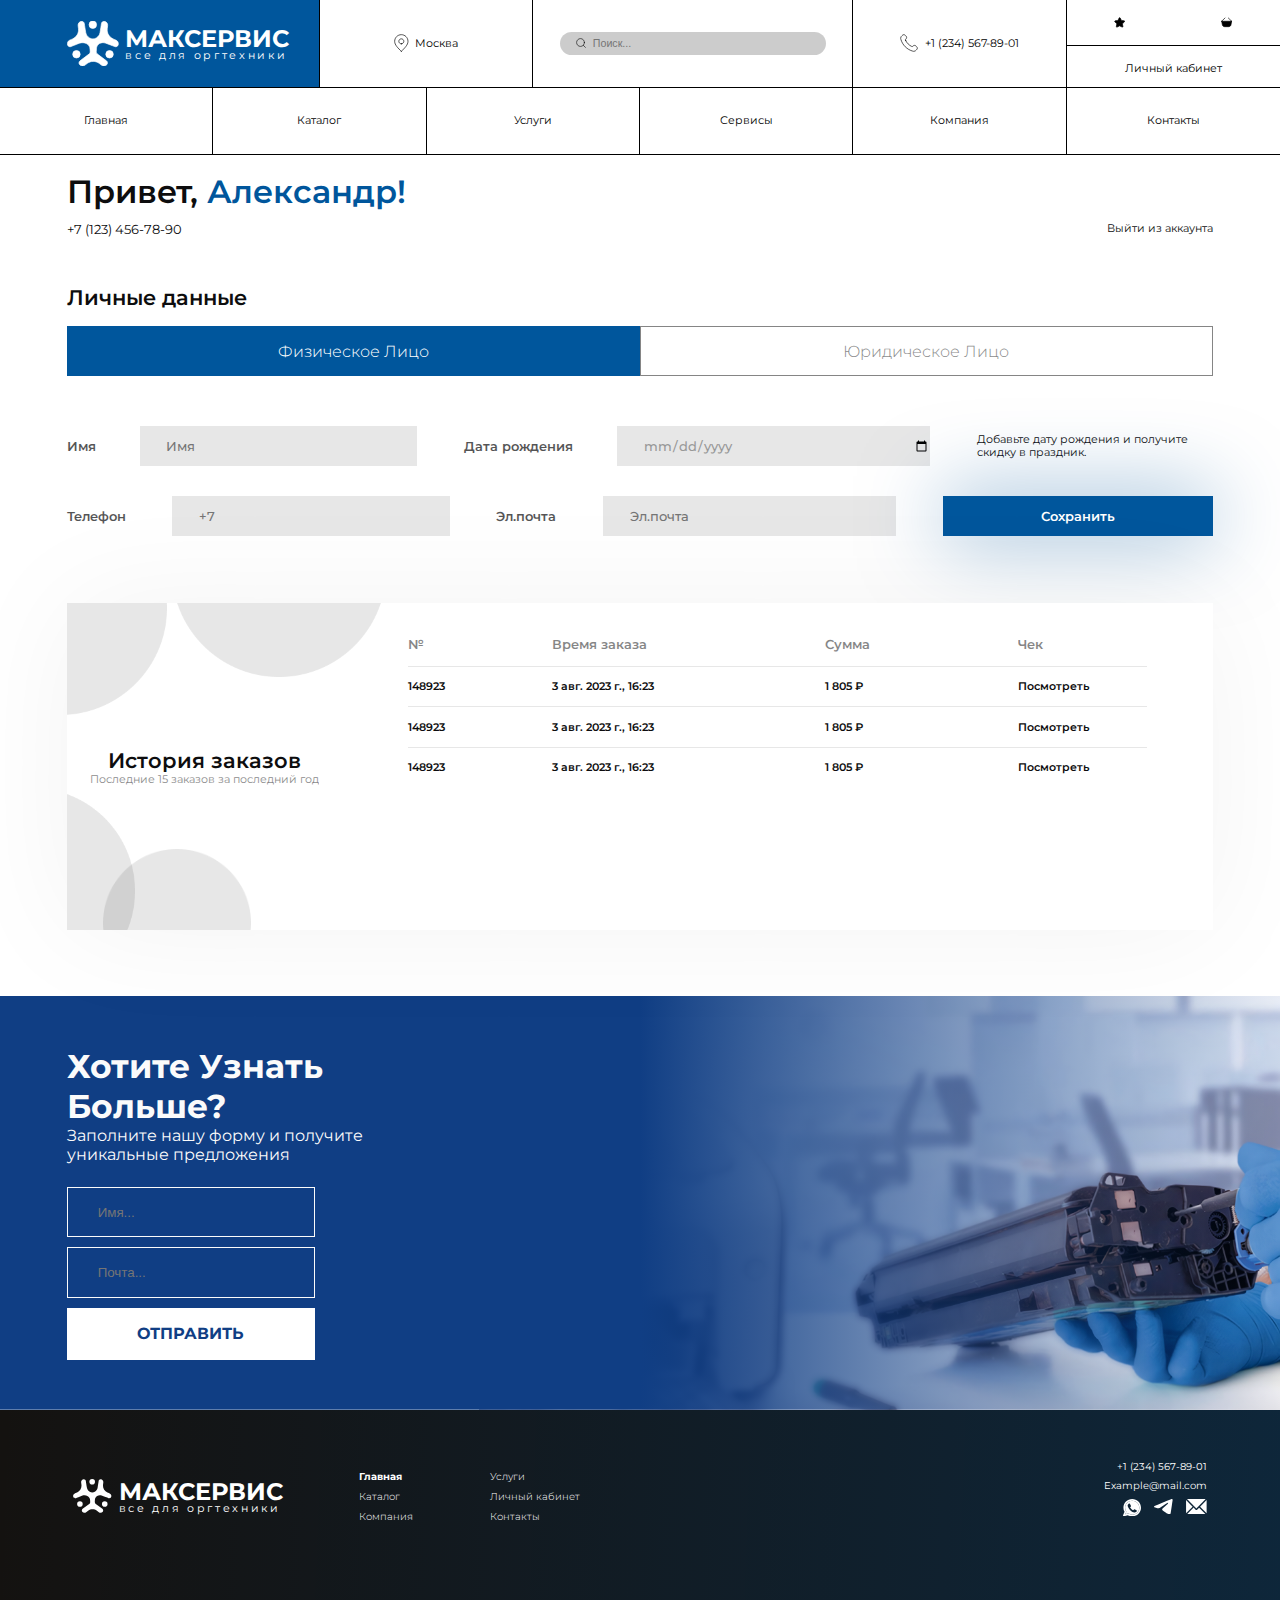
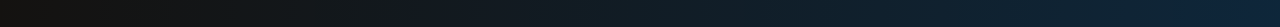
<file: account.html>
<!DOCTYPE html>
<html lang="en">
<head>
    <meta charset="UTF-8">
    <meta name="viewport" content="width=device-width, initial-scale=1.0">
    <title>Document</title>
    <link href="assets/css/style.css" rel="stylesheet">
    <link rel="preconnect" href="https://fonts.googleapis.com">
    <link rel="preconnect" href="https://fonts.gstatic.com" crossorigin>
    <link href="https://fonts.googleapis.com/css2?family=Montserrat:wght@400;500;600;700&display=swap" rel="stylesheet">
    <link rel="stylesheet" href="https://cdn.jsdelivr.net/npm/swiper@11/swiper-bundle.min.css" />
</head>
<body>
    <header class="header-black block">
        <div class="header-block_top">
            <div class="header-block_logo header-btn-animate">
                <a class="logo">
                    <svg xmlns="http://www.w3.org/2000/svg" viewBox="0 0 78 69" fill="none">
                        <circle cx="38.7216" cy="5.6864" r="5.6864" fill="white"/>
                        <circle cx="64.1747" cy="50.6376" r="5.6864" fill="white"/>
                        <circle cx="13.8094" cy="50.6376" r="5.6864" fill="white"/>
                        <path fill-rule="evenodd" clip-rule="evenodd" d="M27.9223 17.4036C28.52 20.9613 30.6821 24.0588 33.8064 25.8626C36.9728 27.6907 40.8741 27.6907 44.0406 25.8626C47.0575 24.1208 49.1371 21.124 49.6985 17.686C50.4895 12.8417 51.5575 6.19304 51.814 4.06713C52.079 1.87084 54.0744 0.305239 56.2704 0.570264C59.419 0.950214 61.6638 3.81073 61.2836 6.95941L60.7123 11.6954C59.9195 18.2667 63.5287 24.5832 69.5949 27.2311C71.8038 28.1953 73.6313 28.9915 74.1257 29.2026C77.0426 30.4478 78.3976 33.8219 77.1525 36.7387C76.2838 38.7733 73.9302 39.7184 71.8956 38.8498C69.6121 37.8749 62.5717 35.2977 57.7903 33.5655C54.8235 32.4907 51.5389 32.7896 48.8062 34.3673C45.9811 35.9984 44.2407 39.0128 44.2407 42.2749C44.2407 44.4737 43.2746 48.4778 45.3232 50.0149L59.4467 60.6119C61.2165 61.9392 61.5745 64.4499 60.2466 66.2197C58.3435 68.7564 54.7437 69.2698 52.207 67.3668L48.3916 64.5041C43.097 60.5317 35.8219 60.4992 30.4955 64.4289C28.5559 65.8598 26.9527 67.0444 26.5231 67.3668C23.9862 69.2698 20.3867 68.7564 18.4833 66.2197C17.1556 64.4499 17.5138 61.9392 19.2834 60.6119L33.407 50.0149C35.3333 48.5696 34.4926 45.0841 34.4926 43.0071C34.4926 39.6086 32.6795 36.4681 29.7362 34.7688C26.1658 32.7074 21.8517 32.3871 18.0198 33.9082C13.3204 35.7736 7.34436 38.156 5.71932 38.8498C3.68478 39.7184 1.33129 38.7733 0.462667 36.7387C-0.782623 33.8219 0.572409 30.4478 3.48921 29.2026C3.98428 28.9912 5.81153 28.1952 8.01992 27.2312C14.0863 24.5832 17.6956 18.2665 16.9026 11.6951L16.3312 6.95941C15.9512 3.81073 18.1957 0.950214 21.3444 0.570264C23.5407 0.305239 25.536 1.87084 25.801 4.06713C26.0546 6.16841 27.1171 12.6107 27.9223 17.4036Z" fill="white"/>
                    </svg>
                    <div class="header-block_logo-text">
                        <h1>МАКСЕРВИС</h1>
                        <p>все для оргтехники</p>
                    </div>
                </a>
            </div>
            <div class="header-block_maps header-btn-animate">
                <svg xmlns="http://www.w3.org/2000/svg" viewBox="0 0 22 27" fill="none">
                    <path d="M11 14.75C13.0711 14.75 14.75 13.0711 14.75 11C14.75 8.92894 13.0711 7.25 11 7.25C8.92887 7.25 7.25 8.92894 7.25 11C7.25 13.0711 8.92887 14.75 11 14.75Z" stroke="#FBFBFB" stroke-linecap="round" stroke-linejoin="round"/>
                    <path d="M11 26C16 21 21 16.5229 21 11C21 5.47715 16.5229 1 11 1C5.47715 1 1 5.47715 1 11C1 16.5229 6 21 11 26Z" stroke="#FBFBFB" stroke-linecap="round" stroke-linejoin="round"/>
                </svg>
                <p>Москва</p>
            </div>
            <div class="header-block_search header-btn-animate">
                <div class="search-input">
                    <a class="search-input-btn">
                        <svg xmlns="http://www.w3.org/2000/svg" viewBox="0 0 17 17" fill="none">
                            <path d="M16 16L12.375 12.375M14.3333 7.66667C14.3333 11.3486 11.3486 14.3333 7.66667 14.3333C3.98477 14.3333 1 11.3486 1 7.66667C1 3.98477 3.98477 1 7.66667 1C11.3486 1 14.3333 3.98477 14.3333 7.66667Z" stroke="#FBFBFB" stroke-linecap="round" stroke-linejoin="round"/>
                        </svg>
                    </a>
                    <input type="search" id="header_search" placeholder="Поиск...">
                </div>
            </div>
            <div class="header-block_phone header-btn-animate">
                <svg xmlns="http://www.w3.org/2000/svg" viewBox="0 0 27 27" fill="none">
                    <path d="M8.32392 9.46348C9.25912 11.4114 10.5341 13.2369 12.1485 14.8515C13.7631 16.4661 15.5888 17.741 17.5366 18.6762C17.7041 18.7565 17.7879 18.7968 17.8939 18.8277C18.2706 18.9375 18.7331 18.8587 19.0521 18.6302C19.142 18.5659 19.2187 18.4891 19.3723 18.3356C19.8421 17.8657 20.077 17.6308 20.3132 17.4773C21.2039 16.8982 22.3522 16.8982 23.243 17.4773C23.4792 17.6308 23.7141 17.8657 24.1838 18.3356L24.4456 18.5973C25.1598 19.3115 25.5168 19.6685 25.7107 20.052C26.0964 20.8145 26.0964 21.7152 25.7107 22.4779C25.5168 22.8613 25.1598 23.2184 24.4456 23.9324L24.2338 24.1442C23.5222 24.856 23.1664 25.2118 22.6825 25.4835C22.1457 25.785 21.312 26.0019 20.6963 26C20.1415 25.9984 19.7621 25.8907 19.0038 25.6755C14.9278 24.5186 11.0816 22.3359 7.87295 19.1271C4.66424 15.9184 2.48145 12.0722 1.32457 7.99628C1.10929 7.23783 1.00165 6.85862 1.00001 6.30374C0.998171 5.68803 1.21499 4.85428 1.51654 4.31746C1.7883 3.83369 2.14413 3.47787 2.85579 2.76621L3.06759 2.5544C3.78169 1.84031 4.13875 1.48325 4.52221 1.2893C5.28484 0.903566 6.18546 0.903566 6.94809 1.2893C7.33155 1.48325 7.68861 1.84031 8.4027 2.5544L8.66455 2.81625C9.1343 3.286 9.36919 3.52089 9.52275 3.75708C10.1019 4.64781 10.1019 5.7961 9.52275 6.68683C9.36919 6.92301 9.1343 7.1579 8.66455 7.62765C8.51095 7.78127 8.43414 7.85806 8.36986 7.94783C8.14142 8.26686 8.06255 8.72944 8.17235 9.10616C8.20326 9.21217 8.24347 9.29593 8.32392 9.46348Z" stroke="#FBFBFB" stroke-linecap="round" stroke-linejoin="round"/>
                </svg>
                <p>+1 (234) 567-89-01</p>
            </div>
            <div class="header-block_account">
                <div class="header-block_account_top">
                    <div class="header-block_account__elem header-btn-animate">
                        <svg xmlns="http://www.w3.org/2000/svg" viewBox="0 0 17 16" fill="none">
                            <path d="M12.9376 9.86384C12.7434 10.0521 12.6541 10.3243 12.6984 10.5912L13.365 14.2808C13.4213 14.5935 13.2893 14.9099 13.0276 15.0907C12.7711 15.2781 12.4299 15.3006 12.1502 15.1507L8.82888 13.4184C8.7134 13.3569 8.58517 13.3239 8.45393 13.3201H8.25071C8.18022 13.3306 8.11123 13.3531 8.04824 13.3876L4.72617 15.1282C4.56194 15.2106 4.37597 15.2399 4.19374 15.2106C3.7498 15.1267 3.45359 14.7037 3.52633 14.2575L4.19374 10.568C4.23798 10.2988 4.14875 10.0251 3.95452 9.83384L1.24662 7.20919C1.02015 6.98947 0.941415 6.65951 1.0449 6.3618C1.14539 6.06484 1.40185 5.84812 1.71156 5.79937L5.43858 5.25869C5.72204 5.22945 5.97101 5.05697 6.09849 4.802L7.74078 1.43494C7.77977 1.35995 7.83001 1.29096 7.89076 1.23247L7.95825 1.17998C7.99349 1.14098 8.03399 1.10874 8.07898 1.08249L8.16072 1.05249L8.2882 1H8.60391C8.88588 1.02925 9.13409 1.19797 9.26383 1.44994L10.9279 4.802C11.0478 5.04722 11.2811 5.21745 11.5503 5.25869L15.2773 5.79937C15.5923 5.84437 15.8555 6.06184 15.9597 6.3618C16.0579 6.66251 15.9732 6.99247 15.7422 7.20919L12.9376 9.86384Z" stroke="white"/>
                        </svg>
                    </div>
                    <div class="header-block_account__elem header-btn-animate">
                        <svg xmlns="http://www.w3.org/2000/svg" viewBox="0 0 17 15" fill="none">
                            <path d="M16 5.875L11 1M16 5.875H1M16 5.875L14.8693 11.3874C14.5577 12.9065 13.1896 14 11.6007 14H5.39935C3.81041 14 2.44236 12.9065 2.13074 11.3874L1 5.875M1 5.875L6 1" stroke="white" stroke-linecap="round" stroke-linejoin="round"/>
                        </svg>
                    </div>
                </div>
                <a class="header-block_account_bottom header-btn-animate" onclick="$('.modal-login').fadeIn()">
                    Личный кабинет
                </a>
            </div>
        </div>
        <div class="header-block_bottom">
            <a class="header-block_bottom__elem header-btn-animate">Главная</a>
            <a class="header-block_bottom__elem header-btn-animate">Каталог</a>
            <a class="header-block_bottom__elem header-btn-animate">Услуги</a>
            <a class="header-block_bottom__elem header-btn-animate">Сервисы</a>
            <a class="header-block_bottom__elem header-btn-animate">Компания</a>
            <a class="header-block_bottom__elem header-btn-animate">Контакты</a>
        </div>
    </header>
    <main>
        <section class="account">
            <div class="account-manage">
                <h1>Привет, <span>Александр!</span></h1>
                <div class="account-manage-info">
                    <p>+7 (123) 456-78-90</p>
                    <a>Выйти из аккаунта</a>
                </div>
            </div>
            <div class="account-personal">
                <h4>Личные данные</h4>
                <div class="manage-user">
                    <button class="manage-user-btn active" id="user-btn-1">Физическое Лицо</button>
                    <button class="manage-user-btn" id="user-btn-2">Юридическое Лицо</button>
                </div>
                <form class="personal-form">
                    <div class="personal-row-1">
                        <div class="personal-input-form">
                            <p>Имя</p>
                            <input type="text" placeholder="Имя" id="name">
                        </div>
                        <div class="personal-input-form">
                            <p>Дата рождения</p>
                            <input type="date" id="date">
                        </div>
                        <div class="personal-text">
                            <p>Добавьте дату рождения и получите скидку в праздник.</p>
                        </div>
                    </div>
                    <div class="personal-row-2">
                        <div class="personal-input-form">
                            <p>Телефон</p>
                            <input type="text" placeholder="+7" id="phone">
                        </div>
                        <div class="personal-input-form">
                            <p>Эл.почта</p>
                            <input type="email" placeholder="Эл.почта" id="email">
                        </div>
                        <button>Сохранить</button>
                    </div>
                </form>
                <div class="history">
                    <img class="history-round-1" src="assets/images/Ellipse 18.png">
                    <img class="history-round-2" src="assets/images/Ellipse 18.png">
                    <img class="history-round-3" src="assets/images/Ellipse 18.png">
                    <img class="history-round-4" src="assets/images/Ellipse 18.png">
                    <div class="history-title">
                        <h4>История заказов</h4>
                        <p>Последние 15 заказов за последний год</p>
                    </div>
                    <div class="history-group">
                        <div class="history-group-info">
                            <p>№</p>
                            <p>Время заказа</p>
                            <p>Сумма</p>
                            <p>Чек</p>
                        </div>
                        <div class="history-group__elem">
                            <p>148923</p>
                            <p>3 авг. 2023 г., 16:23</p>
                            <p>1 805 ₽</p>
                            <a href="/">Посмотреть</a>
                        </div>
                        <div class="history-group__elem">
                            <p>148923</p>
                            <p>3 авг. 2023 г., 16:23</p>
                            <p>1 805 ₽</p>
                            <a href="/">Посмотреть</a>
                        </div>
                        <div class="history-group__elem">
                            <p>148923</p>
                            <p>3 авг. 2023 г., 16:23</p>
                            <p>1 805 ₽</p>
                            <a href="/">Посмотреть</a>
                        </div>
                    </div>
                </div>
            </div>
        </section>
        <section class="main-form">
            <div class="main-form-block">
                <h1>Хотите узнать больше?</h1>
                <p>Заполните нашу форму и получите уникальные предложения</p>
                <form>
                    <input type="text" placeholder="Имя...">
                    <input type="email" placeholder="Почта...">
                    <button type="submit">Отправить</button>
                </form>
            </div>
        </section>
    </main>
    <footer>
        <div class="footer-background"></div>
        <div class="footer-left">
            <div class="footer-block_logo">
                <a class="logo">
                    <svg xmlns="http://www.w3.org/2000/svg" viewBox="0 0 78 69" fill="none">
                        <circle cx="38.7216" cy="5.6864" r="5.6864" fill="white"/>
                        <circle cx="64.1747" cy="50.6376" r="5.6864" fill="white"/>
                        <circle cx="13.8094" cy="50.6376" r="5.6864" fill="white"/>
                        <path fill-rule="evenodd" clip-rule="evenodd" d="M27.9223 17.4036C28.52 20.9613 30.6821 24.0588 33.8064 25.8626C36.9728 27.6907 40.8741 27.6907 44.0406 25.8626C47.0575 24.1208 49.1371 21.124 49.6985 17.686C50.4895 12.8417 51.5575 6.19304 51.814 4.06713C52.079 1.87084 54.0744 0.305239 56.2704 0.570264C59.419 0.950214 61.6638 3.81073 61.2836 6.95941L60.7123 11.6954C59.9195 18.2667 63.5287 24.5832 69.5949 27.2311C71.8038 28.1953 73.6313 28.9915 74.1257 29.2026C77.0426 30.4478 78.3976 33.8219 77.1525 36.7387C76.2838 38.7733 73.9302 39.7184 71.8956 38.8498C69.6121 37.8749 62.5717 35.2977 57.7903 33.5655C54.8235 32.4907 51.5389 32.7896 48.8062 34.3673C45.9811 35.9984 44.2407 39.0128 44.2407 42.2749C44.2407 44.4737 43.2746 48.4778 45.3232 50.0149L59.4467 60.6119C61.2165 61.9392 61.5745 64.4499 60.2466 66.2197C58.3435 68.7564 54.7437 69.2698 52.207 67.3668L48.3916 64.5041C43.097 60.5317 35.8219 60.4992 30.4955 64.4289C28.5559 65.8598 26.9527 67.0444 26.5231 67.3668C23.9862 69.2698 20.3867 68.7564 18.4833 66.2197C17.1556 64.4499 17.5138 61.9392 19.2834 60.6119L33.407 50.0149C35.3333 48.5696 34.4926 45.0841 34.4926 43.0071C34.4926 39.6086 32.6795 36.4681 29.7362 34.7688C26.1658 32.7074 21.8517 32.3871 18.0198 33.9082C13.3204 35.7736 7.34436 38.156 5.71932 38.8498C3.68478 39.7184 1.33129 38.7733 0.462667 36.7387C-0.782623 33.8219 0.572409 30.4478 3.48921 29.2026C3.98428 28.9912 5.81153 28.1952 8.01992 27.2312C14.0863 24.5832 17.6956 18.2665 16.9026 11.6951L16.3312 6.95941C15.9512 3.81073 18.1957 0.950214 21.3444 0.570264C23.5407 0.305239 25.536 1.87084 25.801 4.06713C26.0546 6.16841 27.1171 12.6107 27.9223 17.4036Z" fill="white"/>
                    </svg>
                    <div class="footer-block_logo-text">
                        <h1>МАКСЕРВИС</h1>
                        <p>все для оргтехники</p>
                    </div>
                </a>
            </div>
            <ul class="footer-left-colum">
                <li><a href="/" class="active">Главная</a></li>
                <li><a href="/">Каталог</a></li>
                <li><a href="/">Компания</a></li>
            </ul>
            <ul class="footer-left-colum">
                <li><a href="/">Услуги</a></li>
                <li><a href="/">Личный кабинет</a></li>
                <li><a href="/">Контакты</a></li>
            </ul>
        </div>
        <div class="footer-right">
            <a href="tel:+1 (234) 567-89-01">+1 (234) 567-89-01</a>
            <a>Example@mail.com</a>
            <div class="footer-social">
                <a href="/" class="whatsapp-icon">
                    <svg xmlns="http://www.w3.org/2000/svg"  viewBox="0 0 27 26" fill="none">
                        <path fill-rule="evenodd" clip-rule="evenodd" d="M3.13956 13C3.13956 7.18785 7.91866 2.47619 13.814 2.47619C19.7092 2.47619 24.4884 7.18785 24.4884 13C24.4884 18.8121 19.7092 23.5238 13.814 23.5238C11.714 23.5238 9.75927 22.9272 8.11002 21.897C7.80309 21.7054 7.42699 21.6541 7.07882 21.7565L3.46315 22.8204L4.8245 19.6799C4.98541 19.3087 4.95267 18.8835 4.73677 18.5406C3.72437 16.9322 3.13956 15.0353 3.13956 13ZM15.0425 16.8481L16.6929 15.702C17.0982 15.4207 17.6331 15.4006 18.0589 15.6506L20.1665 16.8887C20.5186 17.0956 20.7462 17.4588 20.7762 17.8618C20.8061 18.2648 20.6347 18.6569 20.3169 18.9121L19.5741 19.5089C18.8473 20.0928 17.8157 20.4636 16.7257 20.187C15.3728 19.8435 13.0593 18.9593 10.7818 16.7139C8.6649 14.6268 7.63156 12.4011 7.14735 10.987C6.6803 9.62283 7.24382 8.27558 8.19665 7.45573L8.59287 7.11481C8.88151 6.86646 9.26933 6.76158 9.6461 6.82999C10.0229 6.8984 10.3473 7.13261 10.5273 7.46604L11.8637 9.94223C12.141 10.4561 12.0178 11.0911 11.5677 11.4677L10.5189 12.3454C11.006 13.1774 11.6666 14.0844 12.5578 14.963C13.415 15.8081 14.2696 16.414 15.0425 16.8481Z" fill="#FEFEFE"/>
                        <path fill-rule="evenodd" clip-rule="evenodd" d="M13.814 2.47619C7.91866 2.47619 3.13956 7.18785 3.13956 13C3.13956 15.0353 3.72437 16.9322 4.73677 18.5406C4.95267 18.8835 4.98541 19.3087 4.8245 19.6799L3.46315 22.8204L7.07882 21.7565C7.42699 21.6541 7.80309 21.7054 8.11002 21.897C9.75927 22.9272 11.714 23.5238 13.814 23.5238C19.7092 23.5238 24.4884 18.8121 24.4884 13C24.4884 7.18785 19.7092 2.47619 13.814 2.47619ZM0.627934 13C0.627934 5.82029 6.53153 0 13.814 0C21.0964 0 27 5.82029 27 13C27 20.1797 21.0964 25.9999 13.814 25.9999C11.4326 25.9999 9.19564 25.3766 7.2654 24.2858L1.61497 25.9482C1.14822 26.0856 0.643016 25.9445 0.318752 25.5861C-0.00551122 25.2277 -0.0903565 24.7169 0.101057 24.2753L2.26631 19.2804C1.22211 17.4179 0.627934 15.2757 0.627934 13Z" fill="#FEFEFE"/>
                    </svg>
                </a>
                <a href="/" class="tg-icon">
                    <svg xmlns="http://www.w3.org/2000/svg" width="28" height="23" viewBox="0 0 28 23" fill="none">
                        <path d="M25.6129 0.203051C25.6129 0.203051 28.2031 -0.79252 27.9872 1.6253C27.9153 2.62088 27.2677 6.10538 26.7641 9.87435L25.0373 21.039C25.0373 21.039 24.8934 22.6746 23.5983 22.959C22.3031 23.2435 20.3605 21.9635 20.0007 21.679C19.7129 21.4657 14.6045 18.2656 12.8057 16.7011C12.3021 16.2745 11.7265 15.4211 12.8777 14.4255L20.4325 7.31432C21.2959 6.46096 22.1593 4.46982 18.5617 6.88764L8.48874 13.6433C8.48874 13.6433 7.33754 14.3544 5.17907 13.7144L0.502281 12.2922C0.502281 12.2922 -1.22453 11.2255 1.72543 10.1588C8.92047 6.81647 17.7703 3.40308 25.6129 0.203051Z" fill="#FEFEFE"/>
                    </svg>
                </a>
                <a href="/" class="mail-icon">
                    <svg xmlns="http://www.w3.org/2000/svg" width="31" height="23" viewBox="0 0 31 23" fill="none">
                        <path d="M29.499 0.0769229L15.5652 14.1884L1.51087 0.0769229H29.499Z" fill="#FEFEFE"/>
                        <path d="M1.50089 22.9231L11.3836 12.9144L14.8465 16.3913C15.2473 16.7938 15.8942 16.7925 16.2934 16.3881L19.6699 12.9686L29.4991 22.9231H1.50089Z" fill="#FEFEFE"/>
                        <path d="M0.0507812 21.4546V1.53555L9.92727 11.4522L0.0507812 21.4546Z" fill="#FEFEFE"/>
                        <path d="M30.9492 21.4545L21.12 11.5L30.9492 1.54545V21.4545Z" fill="#FEFEFE"/>
                    </svg>
                </a>
            </div>
        </div>
    </footer>
    <script src="https://code.jquery.com/jquery-3.7.1.min.js" integrity="sha256-/JqT3SQfawRcv/BIHPThkBvs0OEvtFFmqPF/lYI/Cxo=" crossorigin="anonymous"></script>
    <script src="https://cdn.jsdelivr.net/npm/swiper@11/swiper-bundle.min.js"></script>
    <script src="assets/script/script.js"></script>
</body>
</html>
</file>
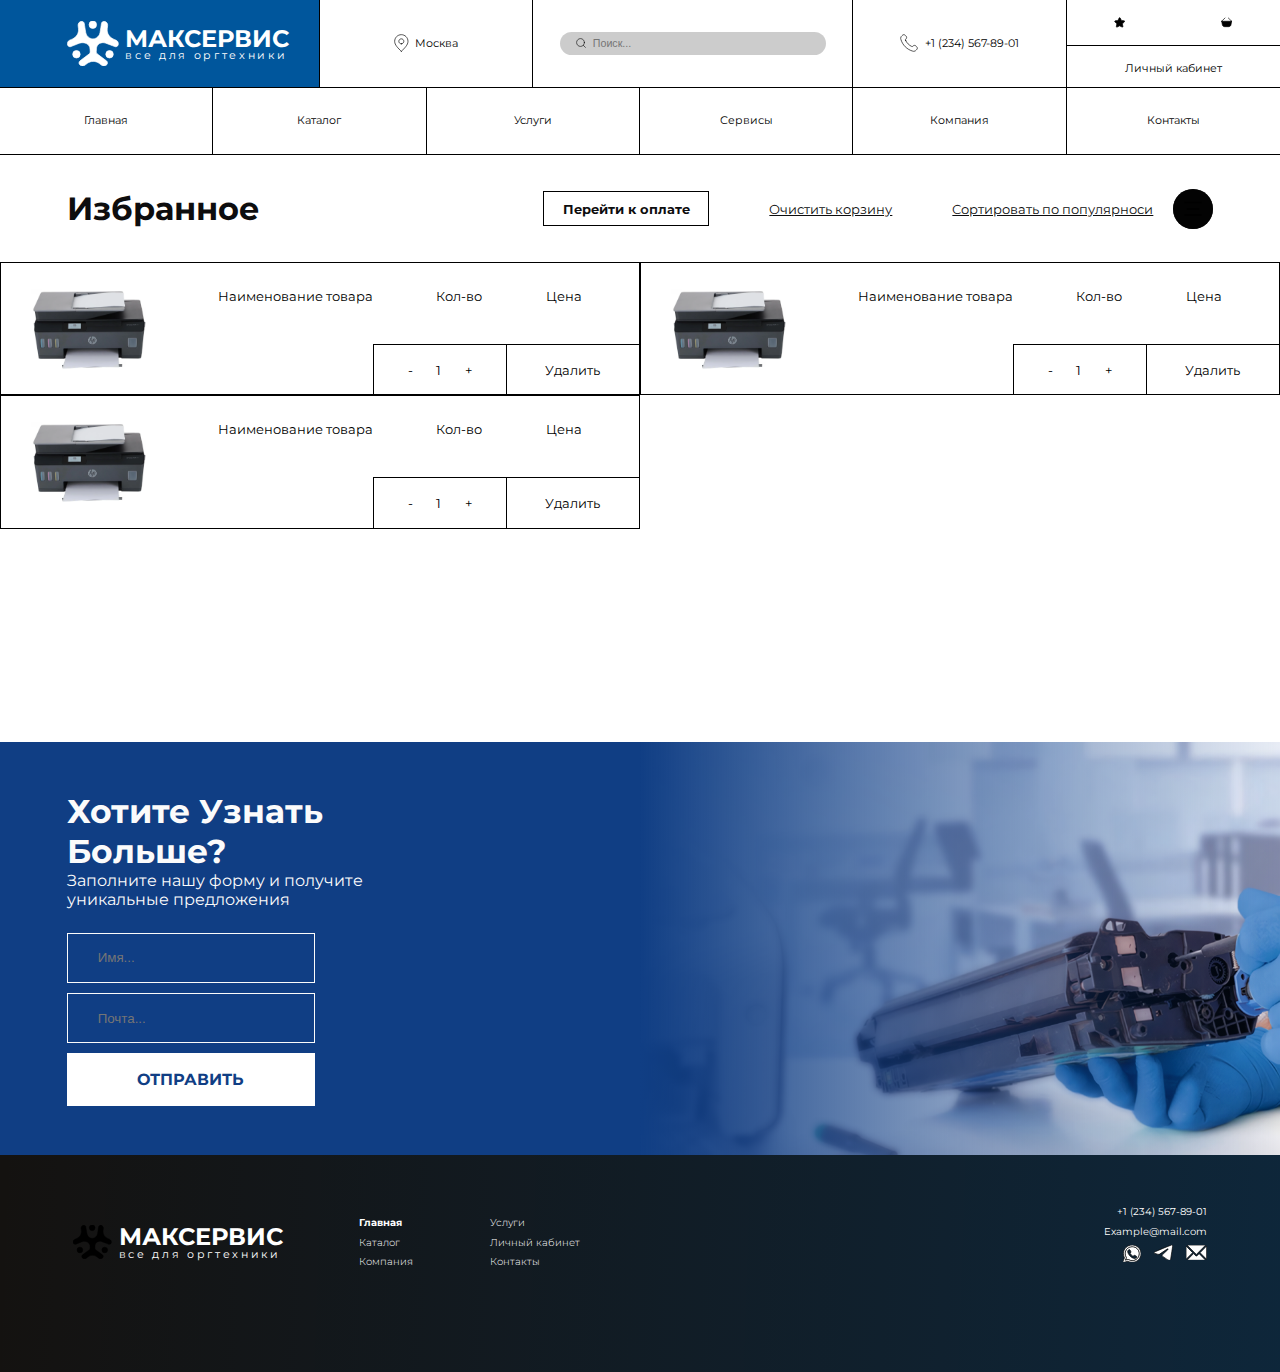
<file: cart.html>
<!DOCTYPE html>
<html lang="en">
<head>
    <meta charset="UTF-8">
    <meta name="viewport" content="width=device-width, initial-scale=1.0">
    <title>Document</title>
    <link href="assets/css/style.css" rel="stylesheet">
    <link rel="preconnect" href="https://fonts.googleapis.com">
    <link rel="preconnect" href="https://fonts.gstatic.com" crossorigin>
    <link href="https://fonts.googleapis.com/css2?family=Montserrat:wght@400;500;600;700&display=swap" rel="stylesheet">
    <link rel="stylesheet" href="https://cdn.jsdelivr.net/npm/swiper@11/swiper-bundle.min.css" />
</head>
<body>
    <header class="header-black block">
        <div class="header-block_top">
            <div class="header-block_logo header-btn-animate">
                <a class="logo">
                    <svg xmlns="http://www.w3.org/2000/svg" viewBox="0 0 78 69" fill="none">
                        <circle cx="38.7216" cy="5.6864" r="5.6864" fill="white"/>
                        <circle cx="64.1747" cy="50.6376" r="5.6864" fill="white"/>
                        <circle cx="13.8094" cy="50.6376" r="5.6864" fill="white"/>
                        <path fill-rule="evenodd" clip-rule="evenodd" d="M27.9223 17.4036C28.52 20.9613 30.6821 24.0588 33.8064 25.8626C36.9728 27.6907 40.8741 27.6907 44.0406 25.8626C47.0575 24.1208 49.1371 21.124 49.6985 17.686C50.4895 12.8417 51.5575 6.19304 51.814 4.06713C52.079 1.87084 54.0744 0.305239 56.2704 0.570264C59.419 0.950214 61.6638 3.81073 61.2836 6.95941L60.7123 11.6954C59.9195 18.2667 63.5287 24.5832 69.5949 27.2311C71.8038 28.1953 73.6313 28.9915 74.1257 29.2026C77.0426 30.4478 78.3976 33.8219 77.1525 36.7387C76.2838 38.7733 73.9302 39.7184 71.8956 38.8498C69.6121 37.8749 62.5717 35.2977 57.7903 33.5655C54.8235 32.4907 51.5389 32.7896 48.8062 34.3673C45.9811 35.9984 44.2407 39.0128 44.2407 42.2749C44.2407 44.4737 43.2746 48.4778 45.3232 50.0149L59.4467 60.6119C61.2165 61.9392 61.5745 64.4499 60.2466 66.2197C58.3435 68.7564 54.7437 69.2698 52.207 67.3668L48.3916 64.5041C43.097 60.5317 35.8219 60.4992 30.4955 64.4289C28.5559 65.8598 26.9527 67.0444 26.5231 67.3668C23.9862 69.2698 20.3867 68.7564 18.4833 66.2197C17.1556 64.4499 17.5138 61.9392 19.2834 60.6119L33.407 50.0149C35.3333 48.5696 34.4926 45.0841 34.4926 43.0071C34.4926 39.6086 32.6795 36.4681 29.7362 34.7688C26.1658 32.7074 21.8517 32.3871 18.0198 33.9082C13.3204 35.7736 7.34436 38.156 5.71932 38.8498C3.68478 39.7184 1.33129 38.7733 0.462667 36.7387C-0.782623 33.8219 0.572409 30.4478 3.48921 29.2026C3.98428 28.9912 5.81153 28.1952 8.01992 27.2312C14.0863 24.5832 17.6956 18.2665 16.9026 11.6951L16.3312 6.95941C15.9512 3.81073 18.1957 0.950214 21.3444 0.570264C23.5407 0.305239 25.536 1.87084 25.801 4.06713C26.0546 6.16841 27.1171 12.6107 27.9223 17.4036Z" fill="white"/>
                    </svg>
                    <div class="header-block_logo-text">
                        <h1>МАКСЕРВИС</h1>
                        <p>все для оргтехники</p>
                    </div>
                </a>
            </div>
            <div class="header-block_maps header-btn-animate">
                <svg xmlns="http://www.w3.org/2000/svg" viewBox="0 0 22 27" fill="none">
                    <path d="M11 14.75C13.0711 14.75 14.75 13.0711 14.75 11C14.75 8.92894 13.0711 7.25 11 7.25C8.92887 7.25 7.25 8.92894 7.25 11C7.25 13.0711 8.92887 14.75 11 14.75Z" stroke="#FBFBFB" stroke-linecap="round" stroke-linejoin="round"/>
                    <path d="M11 26C16 21 21 16.5229 21 11C21 5.47715 16.5229 1 11 1C5.47715 1 1 5.47715 1 11C1 16.5229 6 21 11 26Z" stroke="#FBFBFB" stroke-linecap="round" stroke-linejoin="round"/>
                </svg>
                <p>Москва</p>
            </div>
            <div class="header-block_search header-btn-animate">
                <div class="search-input">
                    <a class="search-input-btn">
                        <svg xmlns="http://www.w3.org/2000/svg" viewBox="0 0 17 17" fill="none">
                            <path d="M16 16L12.375 12.375M14.3333 7.66667C14.3333 11.3486 11.3486 14.3333 7.66667 14.3333C3.98477 14.3333 1 11.3486 1 7.66667C1 3.98477 3.98477 1 7.66667 1C11.3486 1 14.3333 3.98477 14.3333 7.66667Z" stroke="#FBFBFB" stroke-linecap="round" stroke-linejoin="round"/>
                        </svg>
                    </a>
                    <input type="search" id="header_search" placeholder="Поиск...">
                </div>
            </div>
            <div class="header-block_phone header-btn-animate">
                <svg xmlns="http://www.w3.org/2000/svg" viewBox="0 0 27 27" fill="none">
                    <path d="M8.32392 9.46348C9.25912 11.4114 10.5341 13.2369 12.1485 14.8515C13.7631 16.4661 15.5888 17.741 17.5366 18.6762C17.7041 18.7565 17.7879 18.7968 17.8939 18.8277C18.2706 18.9375 18.7331 18.8587 19.0521 18.6302C19.142 18.5659 19.2187 18.4891 19.3723 18.3356C19.8421 17.8657 20.077 17.6308 20.3132 17.4773C21.2039 16.8982 22.3522 16.8982 23.243 17.4773C23.4792 17.6308 23.7141 17.8657 24.1838 18.3356L24.4456 18.5973C25.1598 19.3115 25.5168 19.6685 25.7107 20.052C26.0964 20.8145 26.0964 21.7152 25.7107 22.4779C25.5168 22.8613 25.1598 23.2184 24.4456 23.9324L24.2338 24.1442C23.5222 24.856 23.1664 25.2118 22.6825 25.4835C22.1457 25.785 21.312 26.0019 20.6963 26C20.1415 25.9984 19.7621 25.8907 19.0038 25.6755C14.9278 24.5186 11.0816 22.3359 7.87295 19.1271C4.66424 15.9184 2.48145 12.0722 1.32457 7.99628C1.10929 7.23783 1.00165 6.85862 1.00001 6.30374C0.998171 5.68803 1.21499 4.85428 1.51654 4.31746C1.7883 3.83369 2.14413 3.47787 2.85579 2.76621L3.06759 2.5544C3.78169 1.84031 4.13875 1.48325 4.52221 1.2893C5.28484 0.903566 6.18546 0.903566 6.94809 1.2893C7.33155 1.48325 7.68861 1.84031 8.4027 2.5544L8.66455 2.81625C9.1343 3.286 9.36919 3.52089 9.52275 3.75708C10.1019 4.64781 10.1019 5.7961 9.52275 6.68683C9.36919 6.92301 9.1343 7.1579 8.66455 7.62765C8.51095 7.78127 8.43414 7.85806 8.36986 7.94783C8.14142 8.26686 8.06255 8.72944 8.17235 9.10616C8.20326 9.21217 8.24347 9.29593 8.32392 9.46348Z" stroke="#FBFBFB" stroke-linecap="round" stroke-linejoin="round"/>
                </svg>
                <p>+1 (234) 567-89-01</p>
            </div>
            <div class="header-block_account">
                <div class="header-block_account_top">
                    <div class="header-block_account__elem header-btn-animate">
                        <svg xmlns="http://www.w3.org/2000/svg" viewBox="0 0 17 16" fill="none">
                            <path d="M12.9376 9.86384C12.7434 10.0521 12.6541 10.3243 12.6984 10.5912L13.365 14.2808C13.4213 14.5935 13.2893 14.9099 13.0276 15.0907C12.7711 15.2781 12.4299 15.3006 12.1502 15.1507L8.82888 13.4184C8.7134 13.3569 8.58517 13.3239 8.45393 13.3201H8.25071C8.18022 13.3306 8.11123 13.3531 8.04824 13.3876L4.72617 15.1282C4.56194 15.2106 4.37597 15.2399 4.19374 15.2106C3.7498 15.1267 3.45359 14.7037 3.52633 14.2575L4.19374 10.568C4.23798 10.2988 4.14875 10.0251 3.95452 9.83384L1.24662 7.20919C1.02015 6.98947 0.941415 6.65951 1.0449 6.3618C1.14539 6.06484 1.40185 5.84812 1.71156 5.79937L5.43858 5.25869C5.72204 5.22945 5.97101 5.05697 6.09849 4.802L7.74078 1.43494C7.77977 1.35995 7.83001 1.29096 7.89076 1.23247L7.95825 1.17998C7.99349 1.14098 8.03399 1.10874 8.07898 1.08249L8.16072 1.05249L8.2882 1H8.60391C8.88588 1.02925 9.13409 1.19797 9.26383 1.44994L10.9279 4.802C11.0478 5.04722 11.2811 5.21745 11.5503 5.25869L15.2773 5.79937C15.5923 5.84437 15.8555 6.06184 15.9597 6.3618C16.0579 6.66251 15.9732 6.99247 15.7422 7.20919L12.9376 9.86384Z" stroke="white"/>
                        </svg>
                    </div>
                    <div class="header-block_account__elem header-btn-animate">
                        <svg xmlns="http://www.w3.org/2000/svg" viewBox="0 0 17 15" fill="none">
                            <path d="M16 5.875L11 1M16 5.875H1M16 5.875L14.8693 11.3874C14.5577 12.9065 13.1896 14 11.6007 14H5.39935C3.81041 14 2.44236 12.9065 2.13074 11.3874L1 5.875M1 5.875L6 1" stroke="white" stroke-linecap="round" stroke-linejoin="round"/>
                        </svg>
                    </div>
                </div>
                <a class="header-block_account_bottom header-btn-animate" onclick="$('.modal-login').fadeIn()">
                    Личный кабинет
                </a>
            </div>
        </div>
        <div class="header-block_bottom">
            <a class="header-block_bottom__elem header-btn-animate">Главная</a>
            <a class="header-block_bottom__elem header-btn-animate">Каталог</a>
            <a class="header-block_bottom__elem header-btn-animate">Услуги</a>
            <a class="header-block_bottom__elem header-btn-animate">Сервисы</a>
            <a class="header-block_bottom__elem header-btn-animate">Компания</a>
            <a class="header-block_bottom__elem header-btn-animate">Контакты</a>
        </div>
    <main>
        <section class="cart">
            <div class="cart-block">
                <h1>Избранное</h1>
                <div class="cart-block-settings">
                    <a href="/">Перейти к оплате</a>
                    <p>Очистить корзину</p>
                    <div class="cart-sort">
                        <p>Сортировать по популярноси</p>
                        <svg xmlns="http://www.w3.org/2000/svg" width="40" height="40" viewBox="0 0 40 40" fill="none">
                            <circle cx="20" cy="20" r="20" fill="#0D0D0E" />
                            <circle cx="20" cy="20" r="20" fill="black" fill-opacity="0.2" />
                            <circle cx="20" cy="20" r="20" fill="black" fill-opacity="0.2" />
                            <circle cx="20" cy="20" r="20" fill="black" fill-opacity="0.2" />
                            <circle cx="20" cy="20" r="20" fill="black" fill-opacity="0.2" />
                            <circle cx="20" cy="20" r="20" fill="black" fill-opacity="0.2" />
                            <path d="M12 13.5996H28" stroke="white" stroke-width="1.5" stroke-linecap="round" />
                            <path d="M14.5273 20H25.4747" stroke="white" stroke-width="1.5" stroke-linecap="round" />
                            <path d="M12 26L28 26" stroke="white" stroke-width="1.5" stroke-linecap="round" />
                        </svg>
                    </div>
                </div>
            </div>
            <div class="cart-group">
                <div class="cart-group__elem">
                    <div class="cart-group__elem-img">
                        <img src="assets/images/image 8.png">
                    </div>
                    <div class="cart-group__elem-info">
                        <div class="cart-info-title">
                            <p>Наименование товара</p>
                            <p>Кол-во</p>
                            <p>Цена</p>
                        </div>
                        <div class="cart-info-settings">
                            <div class="count">
                                <div class="count-minus">-</div>
                                <div class="count-info">1</div>
                                <div class="count-plus">+</div>
                            </div>
                            <button class="cart-del">Удалить</button>
                        </div>
                    </div>
                </div>
                <div class="cart-group__elem">
                    <div class="cart-group__elem-img">
                        <img src="assets/images/image 8.png">
                    </div>
                    <div class="cart-group__elem-info">
                        <div class="cart-info-title">
                            <p>Наименование товара</p>
                            <p>Кол-во</p>
                            <p>Цена</p>
                        </div>
                        <div class="cart-info-settings">
                            <div class="count">
                                <div class="count-minus">-</div>
                                <div class="count-info">1</div>
                                <div class="count-plus">+</div>
                            </div>
                            <button class="cart-del">Удалить</button>
                        </div>
                    </div>
                </div>
                <div class="cart-group__elem">
                    <div class="cart-group__elem-img">
                        <img src="assets/images/image 8.png">
                    </div>
                    <div class="cart-group__elem-info">
                        <div class="cart-info-title">
                            <p>Наименование товара</p>
                            <p>Кол-во</p>
                            <p>Цена</p>
                        </div>
                        <div class="cart-info-settings">
                            <div class="count">
                                <div class="count-minus">-</div>
                                <div class="count-info">1</div>
                                <div class="count-plus">+</div>
                            </div>
                            <button class="cart-del">Удалить</button>
                        </div>
                    </div>
                </div>
            </div>
        </section>
        <section class="main-form">
            <div class="main-form-block">
                <h1>Хотите узнать больше?</h1>
                <p>Заполните нашу форму и получите уникальные предложения</p>
                <form>
                    <input type="text" placeholder="Имя...">
                    <input type="email" placeholder="Почта...">
                    <button type="submit">Отправить</button>
                </form>
            </div>
        </section>
    </main>
    <footer>
        <div class="footer-background"></div>
        <div class="footer-left">
            <div class="footer-block_logo">
                <a class="logo">
                    <svg xmlns="http://www.w3.org/2000/svg" viewBox="0 0 78 69" fill="none">
                        <circle cx="38.7216" cy="5.6864" r="5.6864" fill="white"/>
                        <circle cx="64.1747" cy="50.6376" r="5.6864" fill="white"/>
                        <circle cx="13.8094" cy="50.6376" r="5.6864" fill="white"/>
                        <path fill-rule="evenodd" clip-rule="evenodd" d="M27.9223 17.4036C28.52 20.9613 30.6821 24.0588 33.8064 25.8626C36.9728 27.6907 40.8741 27.6907 44.0406 25.8626C47.0575 24.1208 49.1371 21.124 49.6985 17.686C50.4895 12.8417 51.5575 6.19304 51.814 4.06713C52.079 1.87084 54.0744 0.305239 56.2704 0.570264C59.419 0.950214 61.6638 3.81073 61.2836 6.95941L60.7123 11.6954C59.9195 18.2667 63.5287 24.5832 69.5949 27.2311C71.8038 28.1953 73.6313 28.9915 74.1257 29.2026C77.0426 30.4478 78.3976 33.8219 77.1525 36.7387C76.2838 38.7733 73.9302 39.7184 71.8956 38.8498C69.6121 37.8749 62.5717 35.2977 57.7903 33.5655C54.8235 32.4907 51.5389 32.7896 48.8062 34.3673C45.9811 35.9984 44.2407 39.0128 44.2407 42.2749C44.2407 44.4737 43.2746 48.4778 45.3232 50.0149L59.4467 60.6119C61.2165 61.9392 61.5745 64.4499 60.2466 66.2197C58.3435 68.7564 54.7437 69.2698 52.207 67.3668L48.3916 64.5041C43.097 60.5317 35.8219 60.4992 30.4955 64.4289C28.5559 65.8598 26.9527 67.0444 26.5231 67.3668C23.9862 69.2698 20.3867 68.7564 18.4833 66.2197C17.1556 64.4499 17.5138 61.9392 19.2834 60.6119L33.407 50.0149C35.3333 48.5696 34.4926 45.0841 34.4926 43.0071C34.4926 39.6086 32.6795 36.4681 29.7362 34.7688C26.1658 32.7074 21.8517 32.3871 18.0198 33.9082C13.3204 35.7736 7.34436 38.156 5.71932 38.8498C3.68478 39.7184 1.33129 38.7733 0.462667 36.7387C-0.782623 33.8219 0.572409 30.4478 3.48921 29.2026C3.98428 28.9912 5.81153 28.1952 8.01992 27.2312C14.0863 24.5832 17.6956 18.2665 16.9026 11.6951L16.3312 6.95941C15.9512 3.81073 18.1957 0.950214 21.3444 0.570264C23.5407 0.305239 25.536 1.87084 25.801 4.06713C26.0546 6.16841 27.1171 12.6107 27.9223 17.4036Z" fill="white"/>
                    </svg>
                    <div class="footer-block_logo-text">
                        <h1>МАКСЕРВИС</h1>
                        <p>все для оргтехники</p>
                    </div>
                </a>
            </div>
            <ul class="footer-left-colum">
                <li><a href="/" class="active">Главная</a></li>
                <li><a href="/">Каталог</a></li>
                <li><a href="/">Компания</a></li>
            </ul>
            <ul class="footer-left-colum">
                <li><a href="/">Услуги</a></li>
                <li><a href="/">Личный кабинет</a></li>
                <li><a href="/">Контакты</a></li>
            </ul>
        </div>
        <div class="footer-right">
            <a href="tel:+1 (234) 567-89-01">+1 (234) 567-89-01</a>
            <a>Example@mail.com</a>
            <div class="footer-social">
                <a href="/" class="whatsapp-icon">
                    <svg xmlns="http://www.w3.org/2000/svg"  viewBox="0 0 27 26" fill="none">
                        <path fill-rule="evenodd" clip-rule="evenodd" d="M3.13956 13C3.13956 7.18785 7.91866 2.47619 13.814 2.47619C19.7092 2.47619 24.4884 7.18785 24.4884 13C24.4884 18.8121 19.7092 23.5238 13.814 23.5238C11.714 23.5238 9.75927 22.9272 8.11002 21.897C7.80309 21.7054 7.42699 21.6541 7.07882 21.7565L3.46315 22.8204L4.8245 19.6799C4.98541 19.3087 4.95267 18.8835 4.73677 18.5406C3.72437 16.9322 3.13956 15.0353 3.13956 13ZM15.0425 16.8481L16.6929 15.702C17.0982 15.4207 17.6331 15.4006 18.0589 15.6506L20.1665 16.8887C20.5186 17.0956 20.7462 17.4588 20.7762 17.8618C20.8061 18.2648 20.6347 18.6569 20.3169 18.9121L19.5741 19.5089C18.8473 20.0928 17.8157 20.4636 16.7257 20.187C15.3728 19.8435 13.0593 18.9593 10.7818 16.7139C8.6649 14.6268 7.63156 12.4011 7.14735 10.987C6.6803 9.62283 7.24382 8.27558 8.19665 7.45573L8.59287 7.11481C8.88151 6.86646 9.26933 6.76158 9.6461 6.82999C10.0229 6.8984 10.3473 7.13261 10.5273 7.46604L11.8637 9.94223C12.141 10.4561 12.0178 11.0911 11.5677 11.4677L10.5189 12.3454C11.006 13.1774 11.6666 14.0844 12.5578 14.963C13.415 15.8081 14.2696 16.414 15.0425 16.8481Z" fill="#FEFEFE"/>
                        <path fill-rule="evenodd" clip-rule="evenodd" d="M13.814 2.47619C7.91866 2.47619 3.13956 7.18785 3.13956 13C3.13956 15.0353 3.72437 16.9322 4.73677 18.5406C4.95267 18.8835 4.98541 19.3087 4.8245 19.6799L3.46315 22.8204L7.07882 21.7565C7.42699 21.6541 7.80309 21.7054 8.11002 21.897C9.75927 22.9272 11.714 23.5238 13.814 23.5238C19.7092 23.5238 24.4884 18.8121 24.4884 13C24.4884 7.18785 19.7092 2.47619 13.814 2.47619ZM0.627934 13C0.627934 5.82029 6.53153 0 13.814 0C21.0964 0 27 5.82029 27 13C27 20.1797 21.0964 25.9999 13.814 25.9999C11.4326 25.9999 9.19564 25.3766 7.2654 24.2858L1.61497 25.9482C1.14822 26.0856 0.643016 25.9445 0.318752 25.5861C-0.00551122 25.2277 -0.0903565 24.7169 0.101057 24.2753L2.26631 19.2804C1.22211 17.4179 0.627934 15.2757 0.627934 13Z" fill="#FEFEFE"/>
                    </svg>
                </a>
                <a href="/" class="tg-icon">
                    <svg xmlns="http://www.w3.org/2000/svg" width="28" height="23" viewBox="0 0 28 23" fill="none">
                        <path d="M25.6129 0.203051C25.6129 0.203051 28.2031 -0.79252 27.9872 1.6253C27.9153 2.62088 27.2677 6.10538 26.7641 9.87435L25.0373 21.039C25.0373 21.039 24.8934 22.6746 23.5983 22.959C22.3031 23.2435 20.3605 21.9635 20.0007 21.679C19.7129 21.4657 14.6045 18.2656 12.8057 16.7011C12.3021 16.2745 11.7265 15.4211 12.8777 14.4255L20.4325 7.31432C21.2959 6.46096 22.1593 4.46982 18.5617 6.88764L8.48874 13.6433C8.48874 13.6433 7.33754 14.3544 5.17907 13.7144L0.502281 12.2922C0.502281 12.2922 -1.22453 11.2255 1.72543 10.1588C8.92047 6.81647 17.7703 3.40308 25.6129 0.203051Z" fill="#FEFEFE"/>
                    </svg>
                </a>
                <a href="/" class="mail-icon">
                    <svg xmlns="http://www.w3.org/2000/svg" width="31" height="23" viewBox="0 0 31 23" fill="none">
                        <path d="M29.499 0.0769229L15.5652 14.1884L1.51087 0.0769229H29.499Z" fill="#FEFEFE"/>
                        <path d="M1.50089 22.9231L11.3836 12.9144L14.8465 16.3913C15.2473 16.7938 15.8942 16.7925 16.2934 16.3881L19.6699 12.9686L29.4991 22.9231H1.50089Z" fill="#FEFEFE"/>
                        <path d="M0.0507812 21.4546V1.53555L9.92727 11.4522L0.0507812 21.4546Z" fill="#FEFEFE"/>
                        <path d="M30.9492 21.4545L21.12 11.5L30.9492 1.54545V21.4545Z" fill="#FEFEFE"/>
                    </svg>
                </a>
            </div>
        </div>
    </footer>
    <script src="https://code.jquery.com/jquery-3.7.1.min.js" integrity="sha256-/JqT3SQfawRcv/BIHPThkBvs0OEvtFFmqPF/lYI/Cxo=" crossorigin="anonymous"></script>
    <script src="https://cdn.jsdelivr.net/npm/swiper@11/swiper-bundle.min.js"></script>
    <script src="assets/script/script.js"></script>
</body>
</html>
</file>
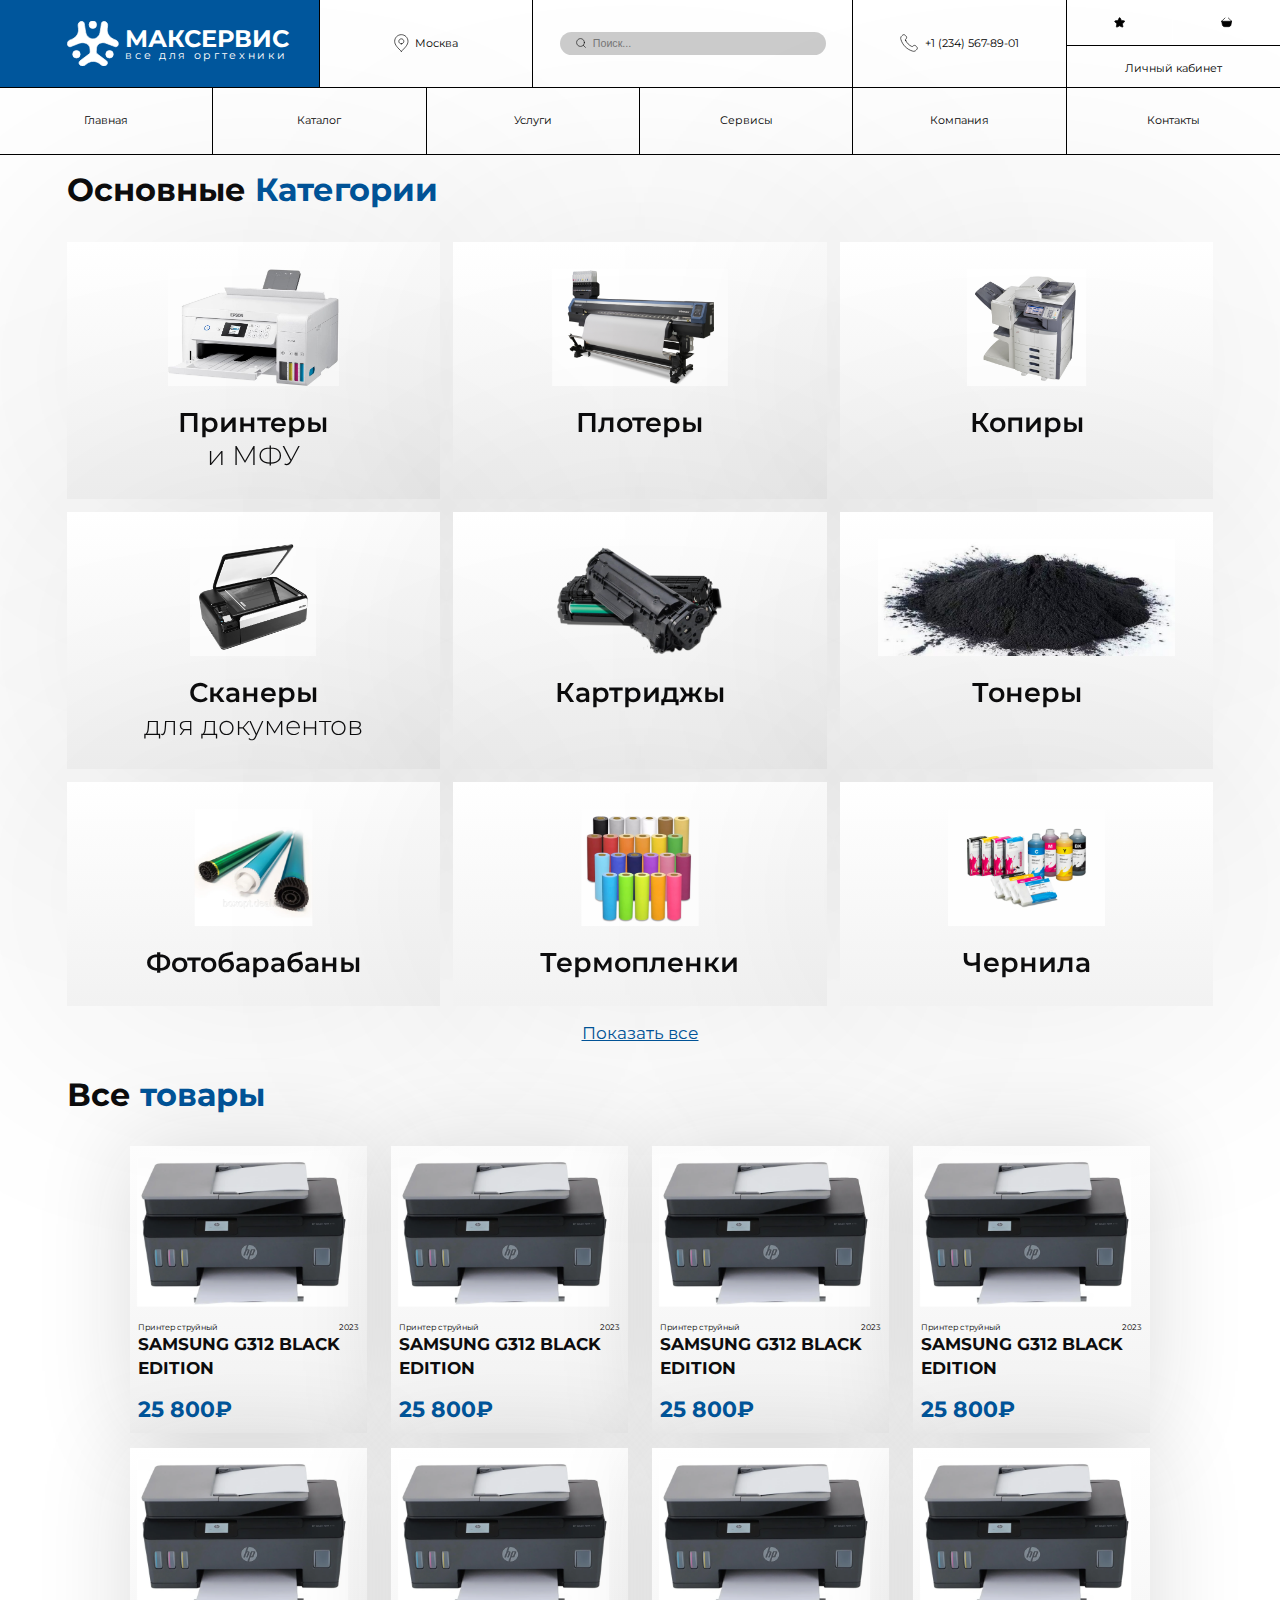
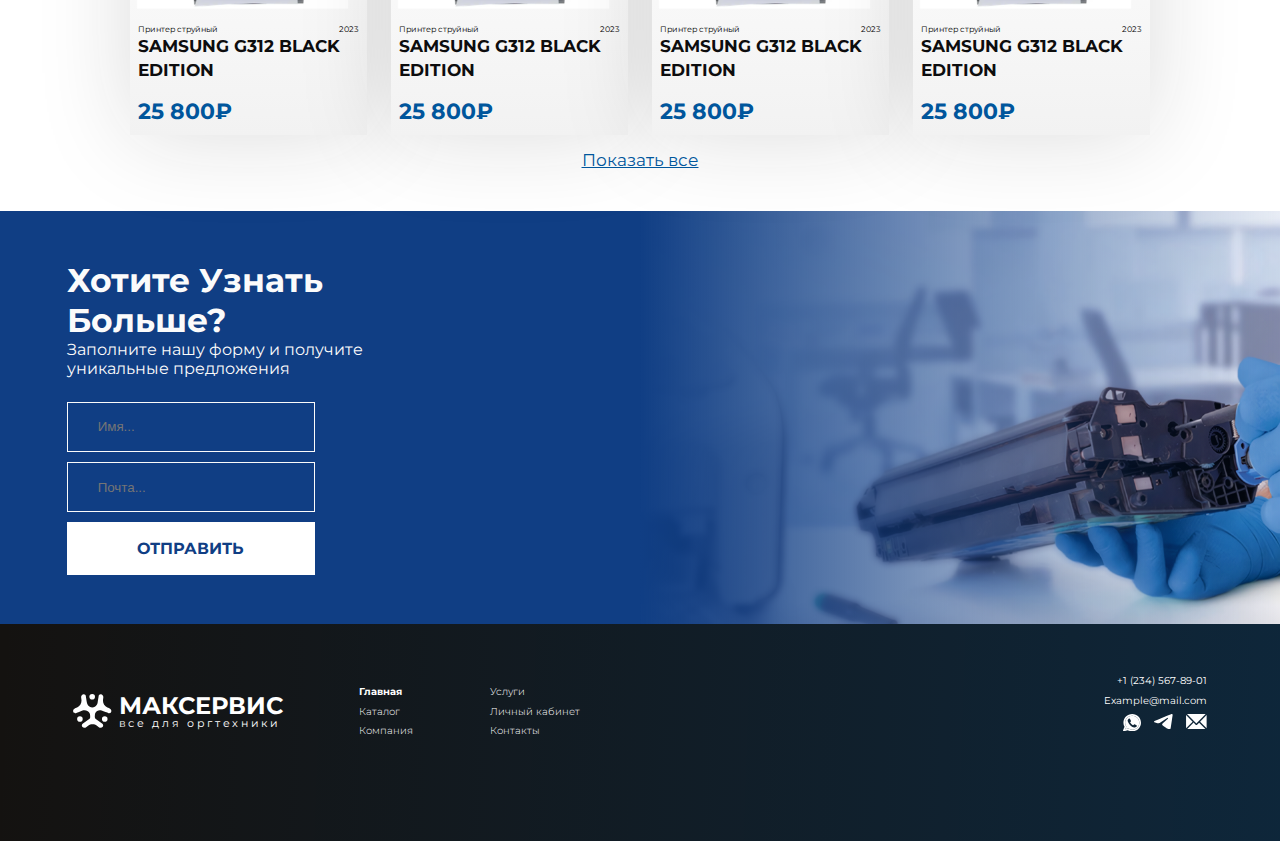
<file: catalog.html>
<!DOCTYPE html>
<html lang="en">
<head>
    <meta charset="UTF-8">
    <meta name="viewport" content="width=device-width, initial-scale=1.0">
    <title>Document</title>
    <link href="assets/css/style.css" rel="stylesheet">
    <link rel="preconnect" href="https://fonts.googleapis.com">
    <link rel="preconnect" href="https://fonts.gstatic.com" crossorigin>
    <link href="https://fonts.googleapis.com/css2?family=Montserrat:wght@400;500;600;700&display=swap" rel="stylesheet">
    <link rel="stylesheet" href="https://cdn.jsdelivr.net/npm/swiper@11/swiper-bundle.min.css" />
</head>
<body>
    <header class="header-black">
        <div class="header-block_top">
            <div class="header-block_logo header-btn-animate">
                <a class="logo">
                    <svg xmlns="http://www.w3.org/2000/svg" viewBox="0 0 78 69" fill="none">
                        <circle cx="38.7216" cy="5.6864" r="5.6864" fill="white"/>
                        <circle cx="64.1747" cy="50.6376" r="5.6864" fill="white"/>
                        <circle cx="13.8094" cy="50.6376" r="5.6864" fill="white"/>
                        <path fill-rule="evenodd" clip-rule="evenodd" d="M27.9223 17.4036C28.52 20.9613 30.6821 24.0588 33.8064 25.8626C36.9728 27.6907 40.8741 27.6907 44.0406 25.8626C47.0575 24.1208 49.1371 21.124 49.6985 17.686C50.4895 12.8417 51.5575 6.19304 51.814 4.06713C52.079 1.87084 54.0744 0.305239 56.2704 0.570264C59.419 0.950214 61.6638 3.81073 61.2836 6.95941L60.7123 11.6954C59.9195 18.2667 63.5287 24.5832 69.5949 27.2311C71.8038 28.1953 73.6313 28.9915 74.1257 29.2026C77.0426 30.4478 78.3976 33.8219 77.1525 36.7387C76.2838 38.7733 73.9302 39.7184 71.8956 38.8498C69.6121 37.8749 62.5717 35.2977 57.7903 33.5655C54.8235 32.4907 51.5389 32.7896 48.8062 34.3673C45.9811 35.9984 44.2407 39.0128 44.2407 42.2749C44.2407 44.4737 43.2746 48.4778 45.3232 50.0149L59.4467 60.6119C61.2165 61.9392 61.5745 64.4499 60.2466 66.2197C58.3435 68.7564 54.7437 69.2698 52.207 67.3668L48.3916 64.5041C43.097 60.5317 35.8219 60.4992 30.4955 64.4289C28.5559 65.8598 26.9527 67.0444 26.5231 67.3668C23.9862 69.2698 20.3867 68.7564 18.4833 66.2197C17.1556 64.4499 17.5138 61.9392 19.2834 60.6119L33.407 50.0149C35.3333 48.5696 34.4926 45.0841 34.4926 43.0071C34.4926 39.6086 32.6795 36.4681 29.7362 34.7688C26.1658 32.7074 21.8517 32.3871 18.0198 33.9082C13.3204 35.7736 7.34436 38.156 5.71932 38.8498C3.68478 39.7184 1.33129 38.7733 0.462667 36.7387C-0.782623 33.8219 0.572409 30.4478 3.48921 29.2026C3.98428 28.9912 5.81153 28.1952 8.01992 27.2312C14.0863 24.5832 17.6956 18.2665 16.9026 11.6951L16.3312 6.95941C15.9512 3.81073 18.1957 0.950214 21.3444 0.570264C23.5407 0.305239 25.536 1.87084 25.801 4.06713C26.0546 6.16841 27.1171 12.6107 27.9223 17.4036Z" fill="white"/>
                    </svg>
                    <div class="header-block_logo-text">
                        <h1>МАКСЕРВИС</h1>
                        <p>все для оргтехники</p>
                    </div>
                </a>
            </div>
            <div class="header-block_maps header-btn-animate">
                <svg xmlns="http://www.w3.org/2000/svg" viewBox="0 0 22 27" fill="none">
                    <path d="M11 14.75C13.0711 14.75 14.75 13.0711 14.75 11C14.75 8.92894 13.0711 7.25 11 7.25C8.92887 7.25 7.25 8.92894 7.25 11C7.25 13.0711 8.92887 14.75 11 14.75Z" stroke="#FBFBFB" stroke-linecap="round" stroke-linejoin="round"/>
                    <path d="M11 26C16 21 21 16.5229 21 11C21 5.47715 16.5229 1 11 1C5.47715 1 1 5.47715 1 11C1 16.5229 6 21 11 26Z" stroke="#FBFBFB" stroke-linecap="round" stroke-linejoin="round"/>
                </svg>
                <p>Москва</p>
            </div>
            <div class="header-block_search header-btn-animate">
                <div class="search-input">
                    <a class="search-input-btn">
                        <svg xmlns="http://www.w3.org/2000/svg" viewBox="0 0 17 17" fill="none">
                            <path d="M16 16L12.375 12.375M14.3333 7.66667C14.3333 11.3486 11.3486 14.3333 7.66667 14.3333C3.98477 14.3333 1 11.3486 1 7.66667C1 3.98477 3.98477 1 7.66667 1C11.3486 1 14.3333 3.98477 14.3333 7.66667Z" stroke="#FBFBFB" stroke-linecap="round" stroke-linejoin="round"/>
                        </svg>
                    </a>
                    <input type="search" id="header_search" placeholder="Поиск...">
                </div>
            </div>
            <div class="header-block_phone header-btn-animate">
                <svg xmlns="http://www.w3.org/2000/svg" viewBox="0 0 27 27" fill="none">
                    <path d="M8.32392 9.46348C9.25912 11.4114 10.5341 13.2369 12.1485 14.8515C13.7631 16.4661 15.5888 17.741 17.5366 18.6762C17.7041 18.7565 17.7879 18.7968 17.8939 18.8277C18.2706 18.9375 18.7331 18.8587 19.0521 18.6302C19.142 18.5659 19.2187 18.4891 19.3723 18.3356C19.8421 17.8657 20.077 17.6308 20.3132 17.4773C21.2039 16.8982 22.3522 16.8982 23.243 17.4773C23.4792 17.6308 23.7141 17.8657 24.1838 18.3356L24.4456 18.5973C25.1598 19.3115 25.5168 19.6685 25.7107 20.052C26.0964 20.8145 26.0964 21.7152 25.7107 22.4779C25.5168 22.8613 25.1598 23.2184 24.4456 23.9324L24.2338 24.1442C23.5222 24.856 23.1664 25.2118 22.6825 25.4835C22.1457 25.785 21.312 26.0019 20.6963 26C20.1415 25.9984 19.7621 25.8907 19.0038 25.6755C14.9278 24.5186 11.0816 22.3359 7.87295 19.1271C4.66424 15.9184 2.48145 12.0722 1.32457 7.99628C1.10929 7.23783 1.00165 6.85862 1.00001 6.30374C0.998171 5.68803 1.21499 4.85428 1.51654 4.31746C1.7883 3.83369 2.14413 3.47787 2.85579 2.76621L3.06759 2.5544C3.78169 1.84031 4.13875 1.48325 4.52221 1.2893C5.28484 0.903566 6.18546 0.903566 6.94809 1.2893C7.33155 1.48325 7.68861 1.84031 8.4027 2.5544L8.66455 2.81625C9.1343 3.286 9.36919 3.52089 9.52275 3.75708C10.1019 4.64781 10.1019 5.7961 9.52275 6.68683C9.36919 6.92301 9.1343 7.1579 8.66455 7.62765C8.51095 7.78127 8.43414 7.85806 8.36986 7.94783C8.14142 8.26686 8.06255 8.72944 8.17235 9.10616C8.20326 9.21217 8.24347 9.29593 8.32392 9.46348Z" stroke="#FBFBFB" stroke-linecap="round" stroke-linejoin="round"/>
                </svg>
                <p>+1 (234) 567-89-01</p>
            </div>
            <div class="header-block_account">
                <div class="header-block_account_top">
                    <div class="header-block_account__elem header-btn-animate">
                        <svg xmlns="http://www.w3.org/2000/svg" viewBox="0 0 17 16" fill="none">
                            <path d="M12.9376 9.86384C12.7434 10.0521 12.6541 10.3243 12.6984 10.5912L13.365 14.2808C13.4213 14.5935 13.2893 14.9099 13.0276 15.0907C12.7711 15.2781 12.4299 15.3006 12.1502 15.1507L8.82888 13.4184C8.7134 13.3569 8.58517 13.3239 8.45393 13.3201H8.25071C8.18022 13.3306 8.11123 13.3531 8.04824 13.3876L4.72617 15.1282C4.56194 15.2106 4.37597 15.2399 4.19374 15.2106C3.7498 15.1267 3.45359 14.7037 3.52633 14.2575L4.19374 10.568C4.23798 10.2988 4.14875 10.0251 3.95452 9.83384L1.24662 7.20919C1.02015 6.98947 0.941415 6.65951 1.0449 6.3618C1.14539 6.06484 1.40185 5.84812 1.71156 5.79937L5.43858 5.25869C5.72204 5.22945 5.97101 5.05697 6.09849 4.802L7.74078 1.43494C7.77977 1.35995 7.83001 1.29096 7.89076 1.23247L7.95825 1.17998C7.99349 1.14098 8.03399 1.10874 8.07898 1.08249L8.16072 1.05249L8.2882 1H8.60391C8.88588 1.02925 9.13409 1.19797 9.26383 1.44994L10.9279 4.802C11.0478 5.04722 11.2811 5.21745 11.5503 5.25869L15.2773 5.79937C15.5923 5.84437 15.8555 6.06184 15.9597 6.3618C16.0579 6.66251 15.9732 6.99247 15.7422 7.20919L12.9376 9.86384Z" stroke="white"/>
                        </svg>
                    </div>
                    <div class="header-block_account__elem header-btn-animate">
                        <svg xmlns="http://www.w3.org/2000/svg" viewBox="0 0 17 15" fill="none">
                            <path d="M16 5.875L11 1M16 5.875H1M16 5.875L14.8693 11.3874C14.5577 12.9065 13.1896 14 11.6007 14H5.39935C3.81041 14 2.44236 12.9065 2.13074 11.3874L1 5.875M1 5.875L6 1" stroke="white" stroke-linecap="round" stroke-linejoin="round"/>
                        </svg>
                    </div>
                </div>
                <a class="header-block_account_bottom header-btn-animate" onclick="$('.modal-login').fadeIn()">
                    Личный кабинет
                </a>
            </div>
        </div>
        <div class="header-block_bottom">
            <a class="header-block_bottom__elem header-btn-animate">Главная</a>
            <a class="header-block_bottom__elem header-btn-animate">Каталог</a>
            <a class="header-block_bottom__elem header-btn-animate">Услуги</a>
            <a class="header-block_bottom__elem header-btn-animate">Сервисы</a>
            <a class="header-block_bottom__elem header-btn-animate">Компания</a>
            <a class="header-block_bottom__elem header-btn-animate">Контакты</a>
        </div>
    </header>
    <main>
        <section class="catalog-category">
            <div class="catalog-category-title">
                <h1>Основные <span>Категории</span></h1>
            </div>
            <div class="catalog-category-block">
                <div class="catalog-category__elem">
                    <img src="assets/images/printer_cat.png">
                    <h4>Принтеры<br><span>и МФУ</span></h4>
                </div>
                <div class="catalog-category__elem">
                    <img src="assets/images/image 13.png">
                    <h4>Плотеры</h4>
                </div>
                <div class="catalog-category__elem">
                    <img src="assets/images/image 14.png">
                    <h4>Копиры</h4>
                </div>
                <div class="catalog-category__elem">
                    <img src="assets/images/scan.png">
                    <h4>Сканеры<br><span>для документов</span></h4>
                </div>
                <div class="catalog-category__elem">
                    <img src="assets/images/image 12.png">
                    <h4>Картриджы</h4>
                </div>
                <div class="catalog-category__elem">
                    <img src="assets/images/image 15.png">
                    <h4>Тонеры</h4>
                </div>
                <div class="catalog-category__elem">
                    <img src="assets/images/image 16.png">
                    <h4>Фотобарабаны</h4>
                </div>
                <div class="catalog-category__elem">
                    <img src="assets/images/image 17.png">
                    <h4>Термопленки</h4>
                </div>
                <div class="catalog-category__elem">
                    <img src="assets/images/image 18.png">
                    <h4>Чернила</h4>
                </div>
            </div>
            <div class="catalog-all-button">
                <a href="/">Показать все</a>
            </div>
        </section>
        <section class="catalog-products">
            <div class="products-title">
                <h1>Все <span>товары</span></h1>
            </div>
            <div class="products-group">
                <a class="product-item">
                    <div class="product-item-img">
                        <img src="assets/images/image 8.png">
                    </div>
                    <div class="product-item-block">
                        <div class="product-item-info">
                            <p>Принтер струйный</p>
                            <p>2023</p>
                        </div>
                        <div class="product-item-title">
                            <h4>SAMSUNG G312 BLACK 
                                EDITION</h4>
                        </div>
                        <div class="product-item-price">
                            <h4>25 800₽</h4>
                        </div>
                    </div>
                </a>
                <a class="product-item">
                    <div class="product-item-img">
                        <img src="assets/images/image 8.png">
                    </div>
                    <div class="product-item-block">
                        <div class="product-item-info">
                            <p>Принтер струйный</p>
                            <p>2023</p>
                        </div>
                        <div class="product-item-title">
                            <h4>SAMSUNG G312 BLACK 
                                EDITION</h4>
                        </div>
                        <div class="product-item-price">
                            <h4>25 800₽</h4>
                        </div>
                    </div>
                </a>
                <a class="product-item">
                    <div class="product-item-img">
                        <img src="assets/images/image 8.png">
                    </div>
                    <div class="product-item-block">
                        <div class="product-item-info">
                            <p>Принтер струйный</p>
                            <p>2023</p>
                        </div>
                        <div class="product-item-title">
                            <h4>SAMSUNG G312 BLACK 
                                EDITION</h4>
                        </div>
                        <div class="product-item-price">
                            <h4>25 800₽</h4>
                        </div>
                    </div>
                </a>
                <a class="product-item">
                    <div class="product-item-img">
                        <img src="assets/images/image 8.png">
                    </div>
                    <div class="product-item-block">
                        <div class="product-item-info">
                            <p>Принтер струйный</p>
                            <p>2023</p>
                        </div>
                        <div class="product-item-title">
                            <h4>SAMSUNG G312 BLACK 
                                EDITION</h4>
                        </div>
                        <div class="product-item-price">
                            <h4>25 800₽</h4>
                        </div>
                    </div>
                </a>
                <a class="product-item">
                    <div class="product-item-img">
                        <img src="assets/images/image 8.png">
                    </div>
                    <div class="product-item-block">
                        <div class="product-item-info">
                            <p>Принтер струйный</p>
                            <p>2023</p>
                        </div>
                        <div class="product-item-title">
                            <h4>SAMSUNG G312 BLACK 
                                EDITION</h4>
                        </div>
                        <div class="product-item-price">
                            <h4>25 800₽</h4>
                        </div>
                    </div>
                </a>
                <a class="product-item">
                    <div class="product-item-img">
                        <img src="assets/images/image 8.png">
                    </div>
                    <div class="product-item-block">
                        <div class="product-item-info">
                            <p>Принтер струйный</p>
                            <p>2023</p>
                        </div>
                        <div class="product-item-title">
                            <h4>SAMSUNG G312 BLACK 
                                EDITION</h4>
                        </div>
                        <div class="product-item-price">
                            <h4>25 800₽</h4>
                        </div>
                    </div>
                </a>
                <a class="product-item">
                    <div class="product-item-img">
                        <img src="assets/images/image 8.png">
                    </div>
                    <div class="product-item-block">
                        <div class="product-item-info">
                            <p>Принтер струйный</p>
                            <p>2023</p>
                        </div>
                        <div class="product-item-title">
                            <h4>SAMSUNG G312 BLACK 
                                EDITION</h4>
                        </div>
                        <div class="product-item-price">
                            <h4>25 800₽</h4>
                        </div>
                    </div>
                </a>
                <a class="product-item">
                    <div class="product-item-img">
                        <img src="assets/images/image 8.png">
                    </div>
                    <div class="product-item-block">
                        <div class="product-item-info">
                            <p>Принтер струйный</p>
                            <p>2023</p>
                        </div>
                        <div class="product-item-title">
                            <h4>SAMSUNG G312 BLACK 
                                EDITION</h4>
                        </div>
                        <div class="product-item-price">
                            <h4>25 800₽</h4>
                        </div>
                    </div>
                </a>
            </div>
            <div class="products-all-button">
                <a href="/">Показать все</a>
            </div>
        </section>
        <section class="main-form">
            <div class="main-form-block">
                <h1>Хотите узнать больше?</h1>
                <p>Заполните нашу форму и получите уникальные предложения</p>
                <form>
                    <input type="text" placeholder="Имя...">
                    <input type="email" placeholder="Почта...">
                    <button type="submit">Отправить</button>
                </form>
            </div>
        </section>
    </main>
    <footer>
        <div class="footer-background"></div>
        <div class="footer-left">
            <div class="footer-block_logo">
                <a class="logo">
                    <svg xmlns="http://www.w3.org/2000/svg" viewBox="0 0 78 69" fill="none">
                        <circle cx="38.7216" cy="5.6864" r="5.6864" fill="white"/>
                        <circle cx="64.1747" cy="50.6376" r="5.6864" fill="white"/>
                        <circle cx="13.8094" cy="50.6376" r="5.6864" fill="white"/>
                        <path fill-rule="evenodd" clip-rule="evenodd" d="M27.9223 17.4036C28.52 20.9613 30.6821 24.0588 33.8064 25.8626C36.9728 27.6907 40.8741 27.6907 44.0406 25.8626C47.0575 24.1208 49.1371 21.124 49.6985 17.686C50.4895 12.8417 51.5575 6.19304 51.814 4.06713C52.079 1.87084 54.0744 0.305239 56.2704 0.570264C59.419 0.950214 61.6638 3.81073 61.2836 6.95941L60.7123 11.6954C59.9195 18.2667 63.5287 24.5832 69.5949 27.2311C71.8038 28.1953 73.6313 28.9915 74.1257 29.2026C77.0426 30.4478 78.3976 33.8219 77.1525 36.7387C76.2838 38.7733 73.9302 39.7184 71.8956 38.8498C69.6121 37.8749 62.5717 35.2977 57.7903 33.5655C54.8235 32.4907 51.5389 32.7896 48.8062 34.3673C45.9811 35.9984 44.2407 39.0128 44.2407 42.2749C44.2407 44.4737 43.2746 48.4778 45.3232 50.0149L59.4467 60.6119C61.2165 61.9392 61.5745 64.4499 60.2466 66.2197C58.3435 68.7564 54.7437 69.2698 52.207 67.3668L48.3916 64.5041C43.097 60.5317 35.8219 60.4992 30.4955 64.4289C28.5559 65.8598 26.9527 67.0444 26.5231 67.3668C23.9862 69.2698 20.3867 68.7564 18.4833 66.2197C17.1556 64.4499 17.5138 61.9392 19.2834 60.6119L33.407 50.0149C35.3333 48.5696 34.4926 45.0841 34.4926 43.0071C34.4926 39.6086 32.6795 36.4681 29.7362 34.7688C26.1658 32.7074 21.8517 32.3871 18.0198 33.9082C13.3204 35.7736 7.34436 38.156 5.71932 38.8498C3.68478 39.7184 1.33129 38.7733 0.462667 36.7387C-0.782623 33.8219 0.572409 30.4478 3.48921 29.2026C3.98428 28.9912 5.81153 28.1952 8.01992 27.2312C14.0863 24.5832 17.6956 18.2665 16.9026 11.6951L16.3312 6.95941C15.9512 3.81073 18.1957 0.950214 21.3444 0.570264C23.5407 0.305239 25.536 1.87084 25.801 4.06713C26.0546 6.16841 27.1171 12.6107 27.9223 17.4036Z" fill="white"/>
                    </svg>
                    <div class="footer-block_logo-text">
                        <h1>МАКСЕРВИС</h1>
                        <p>все для оргтехники</p>
                    </div>
                </a>
            </div>
            <ul class="footer-left-colum">
                <li><a href="/" class="active">Главная</a></li>
                <li><a href="/">Каталог</a></li>
                <li><a href="/">Компания</a></li>
            </ul>
            <ul class="footer-left-colum">
                <li><a href="/">Услуги</a></li>
                <li><a href="/">Личный кабинет</a></li>
                <li><a href="/">Контакты</a></li>
            </ul>
        </div>
        <div class="footer-right">
            <a href="tel:+1 (234) 567-89-01">+1 (234) 567-89-01</a>
            <a>Example@mail.com</a>
            <div class="footer-social">
                <a href="/" class="whatsapp-icon">
                    <svg xmlns="http://www.w3.org/2000/svg"  viewBox="0 0 27 26" fill="none">
                        <path fill-rule="evenodd" clip-rule="evenodd" d="M3.13956 13C3.13956 7.18785 7.91866 2.47619 13.814 2.47619C19.7092 2.47619 24.4884 7.18785 24.4884 13C24.4884 18.8121 19.7092 23.5238 13.814 23.5238C11.714 23.5238 9.75927 22.9272 8.11002 21.897C7.80309 21.7054 7.42699 21.6541 7.07882 21.7565L3.46315 22.8204L4.8245 19.6799C4.98541 19.3087 4.95267 18.8835 4.73677 18.5406C3.72437 16.9322 3.13956 15.0353 3.13956 13ZM15.0425 16.8481L16.6929 15.702C17.0982 15.4207 17.6331 15.4006 18.0589 15.6506L20.1665 16.8887C20.5186 17.0956 20.7462 17.4588 20.7762 17.8618C20.8061 18.2648 20.6347 18.6569 20.3169 18.9121L19.5741 19.5089C18.8473 20.0928 17.8157 20.4636 16.7257 20.187C15.3728 19.8435 13.0593 18.9593 10.7818 16.7139C8.6649 14.6268 7.63156 12.4011 7.14735 10.987C6.6803 9.62283 7.24382 8.27558 8.19665 7.45573L8.59287 7.11481C8.88151 6.86646 9.26933 6.76158 9.6461 6.82999C10.0229 6.8984 10.3473 7.13261 10.5273 7.46604L11.8637 9.94223C12.141 10.4561 12.0178 11.0911 11.5677 11.4677L10.5189 12.3454C11.006 13.1774 11.6666 14.0844 12.5578 14.963C13.415 15.8081 14.2696 16.414 15.0425 16.8481Z" fill="#FEFEFE"/>
                        <path fill-rule="evenodd" clip-rule="evenodd" d="M13.814 2.47619C7.91866 2.47619 3.13956 7.18785 3.13956 13C3.13956 15.0353 3.72437 16.9322 4.73677 18.5406C4.95267 18.8835 4.98541 19.3087 4.8245 19.6799L3.46315 22.8204L7.07882 21.7565C7.42699 21.6541 7.80309 21.7054 8.11002 21.897C9.75927 22.9272 11.714 23.5238 13.814 23.5238C19.7092 23.5238 24.4884 18.8121 24.4884 13C24.4884 7.18785 19.7092 2.47619 13.814 2.47619ZM0.627934 13C0.627934 5.82029 6.53153 0 13.814 0C21.0964 0 27 5.82029 27 13C27 20.1797 21.0964 25.9999 13.814 25.9999C11.4326 25.9999 9.19564 25.3766 7.2654 24.2858L1.61497 25.9482C1.14822 26.0856 0.643016 25.9445 0.318752 25.5861C-0.00551122 25.2277 -0.0903565 24.7169 0.101057 24.2753L2.26631 19.2804C1.22211 17.4179 0.627934 15.2757 0.627934 13Z" fill="#FEFEFE"/>
                    </svg>
                </a>
                <a href="/" class="tg-icon">
                    <svg xmlns="http://www.w3.org/2000/svg" width="28" height="23" viewBox="0 0 28 23" fill="none">
                        <path d="M25.6129 0.203051C25.6129 0.203051 28.2031 -0.79252 27.9872 1.6253C27.9153 2.62088 27.2677 6.10538 26.7641 9.87435L25.0373 21.039C25.0373 21.039 24.8934 22.6746 23.5983 22.959C22.3031 23.2435 20.3605 21.9635 20.0007 21.679C19.7129 21.4657 14.6045 18.2656 12.8057 16.7011C12.3021 16.2745 11.7265 15.4211 12.8777 14.4255L20.4325 7.31432C21.2959 6.46096 22.1593 4.46982 18.5617 6.88764L8.48874 13.6433C8.48874 13.6433 7.33754 14.3544 5.17907 13.7144L0.502281 12.2922C0.502281 12.2922 -1.22453 11.2255 1.72543 10.1588C8.92047 6.81647 17.7703 3.40308 25.6129 0.203051Z" fill="#FEFEFE"/>
                    </svg>
                </a>
                <a href="/" class="mail-icon">
                    <svg xmlns="http://www.w3.org/2000/svg" width="31" height="23" viewBox="0 0 31 23" fill="none">
                        <path d="M29.499 0.0769229L15.5652 14.1884L1.51087 0.0769229H29.499Z" fill="#FEFEFE"/>
                        <path d="M1.50089 22.9231L11.3836 12.9144L14.8465 16.3913C15.2473 16.7938 15.8942 16.7925 16.2934 16.3881L19.6699 12.9686L29.4991 22.9231H1.50089Z" fill="#FEFEFE"/>
                        <path d="M0.0507812 21.4546V1.53555L9.92727 11.4522L0.0507812 21.4546Z" fill="#FEFEFE"/>
                        <path d="M30.9492 21.4545L21.12 11.5L30.9492 1.54545V21.4545Z" fill="#FEFEFE"/>
                    </svg>
                </a>
            </div>
        </div>
    </footer>
    <script src="https://code.jquery.com/jquery-3.7.1.min.js" integrity="sha256-/JqT3SQfawRcv/BIHPThkBvs0OEvtFFmqPF/lYI/Cxo=" crossorigin="anonymous"></script>
    <script src="https://cdn.jsdelivr.net/npm/swiper@11/swiper-bundle.min.js"></script>
    <script src="assets/script/script.js"></script>
</body>
</html>
</file>
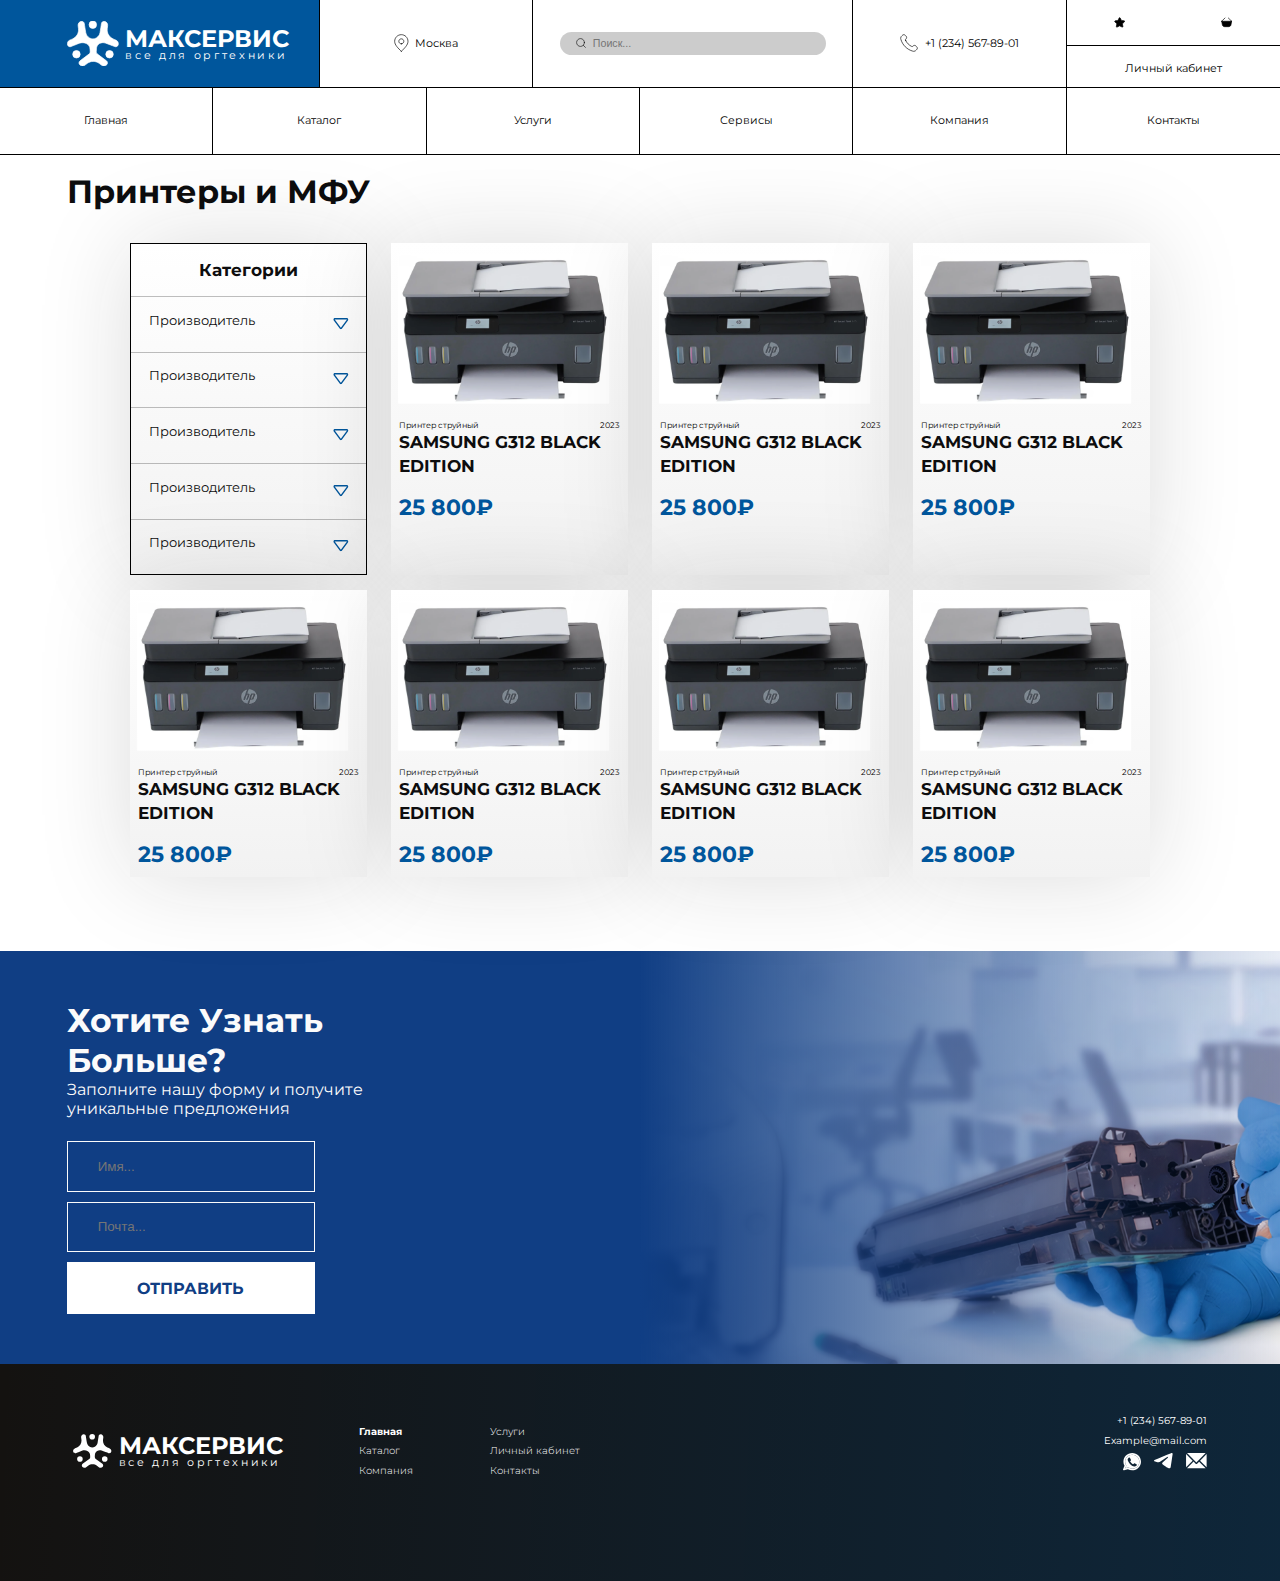
<file: category.html>
<!DOCTYPE html>
<html lang="en">
<head>
    <meta charset="UTF-8">
    <meta name="viewport" content="width=device-width, initial-scale=1.0">
    <title>Document</title>
    <link href="assets/css/style.css" rel="stylesheet">
    <link rel="preconnect" href="https://fonts.googleapis.com">
    <link rel="preconnect" href="https://fonts.gstatic.com" crossorigin>
    <link href="https://fonts.googleapis.com/css2?family=Montserrat:wght@400;500;600;700&display=swap" rel="stylesheet">
    <link rel="stylesheet" href="https://cdn.jsdelivr.net/npm/swiper@11/swiper-bundle.min.css" />
</head>
<body>
    <header class="header-black block">
        <div class="header-block_top">
            <div class="header-block_logo header-btn-animate">
                <a class="logo">
                    <svg xmlns="http://www.w3.org/2000/svg" viewBox="0 0 78 69" fill="none">
                        <circle cx="38.7216" cy="5.6864" r="5.6864" fill="white"/>
                        <circle cx="64.1747" cy="50.6376" r="5.6864" fill="white"/>
                        <circle cx="13.8094" cy="50.6376" r="5.6864" fill="white"/>
                        <path fill-rule="evenodd" clip-rule="evenodd" d="M27.9223 17.4036C28.52 20.9613 30.6821 24.0588 33.8064 25.8626C36.9728 27.6907 40.8741 27.6907 44.0406 25.8626C47.0575 24.1208 49.1371 21.124 49.6985 17.686C50.4895 12.8417 51.5575 6.19304 51.814 4.06713C52.079 1.87084 54.0744 0.305239 56.2704 0.570264C59.419 0.950214 61.6638 3.81073 61.2836 6.95941L60.7123 11.6954C59.9195 18.2667 63.5287 24.5832 69.5949 27.2311C71.8038 28.1953 73.6313 28.9915 74.1257 29.2026C77.0426 30.4478 78.3976 33.8219 77.1525 36.7387C76.2838 38.7733 73.9302 39.7184 71.8956 38.8498C69.6121 37.8749 62.5717 35.2977 57.7903 33.5655C54.8235 32.4907 51.5389 32.7896 48.8062 34.3673C45.9811 35.9984 44.2407 39.0128 44.2407 42.2749C44.2407 44.4737 43.2746 48.4778 45.3232 50.0149L59.4467 60.6119C61.2165 61.9392 61.5745 64.4499 60.2466 66.2197C58.3435 68.7564 54.7437 69.2698 52.207 67.3668L48.3916 64.5041C43.097 60.5317 35.8219 60.4992 30.4955 64.4289C28.5559 65.8598 26.9527 67.0444 26.5231 67.3668C23.9862 69.2698 20.3867 68.7564 18.4833 66.2197C17.1556 64.4499 17.5138 61.9392 19.2834 60.6119L33.407 50.0149C35.3333 48.5696 34.4926 45.0841 34.4926 43.0071C34.4926 39.6086 32.6795 36.4681 29.7362 34.7688C26.1658 32.7074 21.8517 32.3871 18.0198 33.9082C13.3204 35.7736 7.34436 38.156 5.71932 38.8498C3.68478 39.7184 1.33129 38.7733 0.462667 36.7387C-0.782623 33.8219 0.572409 30.4478 3.48921 29.2026C3.98428 28.9912 5.81153 28.1952 8.01992 27.2312C14.0863 24.5832 17.6956 18.2665 16.9026 11.6951L16.3312 6.95941C15.9512 3.81073 18.1957 0.950214 21.3444 0.570264C23.5407 0.305239 25.536 1.87084 25.801 4.06713C26.0546 6.16841 27.1171 12.6107 27.9223 17.4036Z" fill="white"/>
                    </svg>
                    <div class="header-block_logo-text">
                        <h1>МАКСЕРВИС</h1>
                        <p>все для оргтехники</p>
                    </div>
                </a>
            </div>
            <div class="header-block_maps header-btn-animate">
                <svg xmlns="http://www.w3.org/2000/svg" viewBox="0 0 22 27" fill="none">
                    <path d="M11 14.75C13.0711 14.75 14.75 13.0711 14.75 11C14.75 8.92894 13.0711 7.25 11 7.25C8.92887 7.25 7.25 8.92894 7.25 11C7.25 13.0711 8.92887 14.75 11 14.75Z" stroke="#FBFBFB" stroke-linecap="round" stroke-linejoin="round"/>
                    <path d="M11 26C16 21 21 16.5229 21 11C21 5.47715 16.5229 1 11 1C5.47715 1 1 5.47715 1 11C1 16.5229 6 21 11 26Z" stroke="#FBFBFB" stroke-linecap="round" stroke-linejoin="round"/>
                </svg>
                <p>Москва</p>
            </div>
            <div class="header-block_search header-btn-animate">
                <div class="search-input">
                    <a class="search-input-btn">
                        <svg xmlns="http://www.w3.org/2000/svg" viewBox="0 0 17 17" fill="none">
                            <path d="M16 16L12.375 12.375M14.3333 7.66667C14.3333 11.3486 11.3486 14.3333 7.66667 14.3333C3.98477 14.3333 1 11.3486 1 7.66667C1 3.98477 3.98477 1 7.66667 1C11.3486 1 14.3333 3.98477 14.3333 7.66667Z" stroke="#FBFBFB" stroke-linecap="round" stroke-linejoin="round"/>
                        </svg>
                    </a>
                    <input type="search" id="header_search" placeholder="Поиск...">
                </div>
            </div>
            <div class="header-block_phone header-btn-animate">
                <svg xmlns="http://www.w3.org/2000/svg" viewBox="0 0 27 27" fill="none">
                    <path d="M8.32392 9.46348C9.25912 11.4114 10.5341 13.2369 12.1485 14.8515C13.7631 16.4661 15.5888 17.741 17.5366 18.6762C17.7041 18.7565 17.7879 18.7968 17.8939 18.8277C18.2706 18.9375 18.7331 18.8587 19.0521 18.6302C19.142 18.5659 19.2187 18.4891 19.3723 18.3356C19.8421 17.8657 20.077 17.6308 20.3132 17.4773C21.2039 16.8982 22.3522 16.8982 23.243 17.4773C23.4792 17.6308 23.7141 17.8657 24.1838 18.3356L24.4456 18.5973C25.1598 19.3115 25.5168 19.6685 25.7107 20.052C26.0964 20.8145 26.0964 21.7152 25.7107 22.4779C25.5168 22.8613 25.1598 23.2184 24.4456 23.9324L24.2338 24.1442C23.5222 24.856 23.1664 25.2118 22.6825 25.4835C22.1457 25.785 21.312 26.0019 20.6963 26C20.1415 25.9984 19.7621 25.8907 19.0038 25.6755C14.9278 24.5186 11.0816 22.3359 7.87295 19.1271C4.66424 15.9184 2.48145 12.0722 1.32457 7.99628C1.10929 7.23783 1.00165 6.85862 1.00001 6.30374C0.998171 5.68803 1.21499 4.85428 1.51654 4.31746C1.7883 3.83369 2.14413 3.47787 2.85579 2.76621L3.06759 2.5544C3.78169 1.84031 4.13875 1.48325 4.52221 1.2893C5.28484 0.903566 6.18546 0.903566 6.94809 1.2893C7.33155 1.48325 7.68861 1.84031 8.4027 2.5544L8.66455 2.81625C9.1343 3.286 9.36919 3.52089 9.52275 3.75708C10.1019 4.64781 10.1019 5.7961 9.52275 6.68683C9.36919 6.92301 9.1343 7.1579 8.66455 7.62765C8.51095 7.78127 8.43414 7.85806 8.36986 7.94783C8.14142 8.26686 8.06255 8.72944 8.17235 9.10616C8.20326 9.21217 8.24347 9.29593 8.32392 9.46348Z" stroke="#FBFBFB" stroke-linecap="round" stroke-linejoin="round"/>
                </svg>
                <p>+1 (234) 567-89-01</p>
            </div>
            <div class="header-block_account">
                <div class="header-block_account_top">
                    <div class="header-block_account__elem header-btn-animate">
                        <svg xmlns="http://www.w3.org/2000/svg" viewBox="0 0 17 16" fill="none">
                            <path d="M12.9376 9.86384C12.7434 10.0521 12.6541 10.3243 12.6984 10.5912L13.365 14.2808C13.4213 14.5935 13.2893 14.9099 13.0276 15.0907C12.7711 15.2781 12.4299 15.3006 12.1502 15.1507L8.82888 13.4184C8.7134 13.3569 8.58517 13.3239 8.45393 13.3201H8.25071C8.18022 13.3306 8.11123 13.3531 8.04824 13.3876L4.72617 15.1282C4.56194 15.2106 4.37597 15.2399 4.19374 15.2106C3.7498 15.1267 3.45359 14.7037 3.52633 14.2575L4.19374 10.568C4.23798 10.2988 4.14875 10.0251 3.95452 9.83384L1.24662 7.20919C1.02015 6.98947 0.941415 6.65951 1.0449 6.3618C1.14539 6.06484 1.40185 5.84812 1.71156 5.79937L5.43858 5.25869C5.72204 5.22945 5.97101 5.05697 6.09849 4.802L7.74078 1.43494C7.77977 1.35995 7.83001 1.29096 7.89076 1.23247L7.95825 1.17998C7.99349 1.14098 8.03399 1.10874 8.07898 1.08249L8.16072 1.05249L8.2882 1H8.60391C8.88588 1.02925 9.13409 1.19797 9.26383 1.44994L10.9279 4.802C11.0478 5.04722 11.2811 5.21745 11.5503 5.25869L15.2773 5.79937C15.5923 5.84437 15.8555 6.06184 15.9597 6.3618C16.0579 6.66251 15.9732 6.99247 15.7422 7.20919L12.9376 9.86384Z" stroke="white"/>
                        </svg>
                    </div>
                    <div class="header-block_account__elem header-btn-animate">
                        <svg xmlns="http://www.w3.org/2000/svg" viewBox="0 0 17 15" fill="none">
                            <path d="M16 5.875L11 1M16 5.875H1M16 5.875L14.8693 11.3874C14.5577 12.9065 13.1896 14 11.6007 14H5.39935C3.81041 14 2.44236 12.9065 2.13074 11.3874L1 5.875M1 5.875L6 1" stroke="white" stroke-linecap="round" stroke-linejoin="round"/>
                        </svg>
                    </div>
                </div>
                <a class="header-block_account_bottom header-btn-animate" onclick="$('.modal-login').fadeIn()">
                    Личный кабинет
                </a>
            </div>
        </div>
        <div class="header-block_bottom">
            <a class="header-block_bottom__elem header-btn-animate">Главная</a>
            <a class="header-block_bottom__elem header-btn-animate">Каталог</a>
            <a class="header-block_bottom__elem header-btn-animate">Услуги</a>
            <a class="header-block_bottom__elem header-btn-animate">Сервисы</a>
            <a class="header-block_bottom__elem header-btn-animate">Компания</a>
            <a class="header-block_bottom__elem header-btn-animate">Контакты</a>
        </div>
    </header>
    <main>
        <section class="products">
            <div class="products-title">
                <h1>Принтеры и МФУ</h1>
            </div>
            <div class="products-group">
                <a class="product-filter">
                    <div class="product-filter-title">
                        <h4>Категории</h4>
                    </div>
                    <div class="product-filter-block">
                        <div class="product-filter-select">
                            <p>Производитель</p>
                            <svg xmlns="http://www.w3.org/2000/svg" width="22" height="24" viewBox="0 0 22 24" fill="none">
                                <path d="M4.75217 7.5H16.9773L10.8647 15.7215L4.75217 7.5ZM3.79246 8.4885L9.90501 16.7085C10.0246 16.8696 10.1722 16.9987 10.3377 17.0872C10.5032 17.1757 10.6829 17.2215 10.8647 17.2215C11.0465 17.2215 11.2262 17.1757 11.3917 17.0872C11.5573 16.9987 11.7048 16.8696 11.8244 16.7085L17.937 8.4885C18.6583 7.518 18.0721 6 16.9773 6H4.75217C4.50715 5.99975 4.26726 6.08263 4.06124 6.23871C3.85521 6.39479 3.69178 6.61746 3.59051 6.88004C3.48925 7.14262 3.45444 7.434 3.49025 7.71927C3.52607 8.00454 3.63099 8.27161 3.79246 8.4885Z" fill="#00569C"/>
                            </svg>
                        </div>
                        <div class="product-filter-select">
                            <p>Производитель</p>
                            <svg xmlns="http://www.w3.org/2000/svg" width="22" height="24" viewBox="0 0 22 24" fill="none">
                                <path d="M4.75217 7.5H16.9773L10.8647 15.7215L4.75217 7.5ZM3.79246 8.4885L9.90501 16.7085C10.0246 16.8696 10.1722 16.9987 10.3377 17.0872C10.5032 17.1757 10.6829 17.2215 10.8647 17.2215C11.0465 17.2215 11.2262 17.1757 11.3917 17.0872C11.5573 16.9987 11.7048 16.8696 11.8244 16.7085L17.937 8.4885C18.6583 7.518 18.0721 6 16.9773 6H4.75217C4.50715 5.99975 4.26726 6.08263 4.06124 6.23871C3.85521 6.39479 3.69178 6.61746 3.59051 6.88004C3.48925 7.14262 3.45444 7.434 3.49025 7.71927C3.52607 8.00454 3.63099 8.27161 3.79246 8.4885Z" fill="#00569C"/>
                            </svg>
                        </div>
                        <div class="product-filter-select">
                            <p>Производитель</p>
                            <svg xmlns="http://www.w3.org/2000/svg" width="22" height="24" viewBox="0 0 22 24" fill="none">
                                <path d="M4.75217 7.5H16.9773L10.8647 15.7215L4.75217 7.5ZM3.79246 8.4885L9.90501 16.7085C10.0246 16.8696 10.1722 16.9987 10.3377 17.0872C10.5032 17.1757 10.6829 17.2215 10.8647 17.2215C11.0465 17.2215 11.2262 17.1757 11.3917 17.0872C11.5573 16.9987 11.7048 16.8696 11.8244 16.7085L17.937 8.4885C18.6583 7.518 18.0721 6 16.9773 6H4.75217C4.50715 5.99975 4.26726 6.08263 4.06124 6.23871C3.85521 6.39479 3.69178 6.61746 3.59051 6.88004C3.48925 7.14262 3.45444 7.434 3.49025 7.71927C3.52607 8.00454 3.63099 8.27161 3.79246 8.4885Z" fill="#00569C"/>
                            </svg>
                        </div>
                        <div class="product-filter-select">
                            <p>Производитель</p>
                            <svg xmlns="http://www.w3.org/2000/svg" width="22" height="24" viewBox="0 0 22 24" fill="none">
                                <path d="M4.75217 7.5H16.9773L10.8647 15.7215L4.75217 7.5ZM3.79246 8.4885L9.90501 16.7085C10.0246 16.8696 10.1722 16.9987 10.3377 17.0872C10.5032 17.1757 10.6829 17.2215 10.8647 17.2215C11.0465 17.2215 11.2262 17.1757 11.3917 17.0872C11.5573 16.9987 11.7048 16.8696 11.8244 16.7085L17.937 8.4885C18.6583 7.518 18.0721 6 16.9773 6H4.75217C4.50715 5.99975 4.26726 6.08263 4.06124 6.23871C3.85521 6.39479 3.69178 6.61746 3.59051 6.88004C3.48925 7.14262 3.45444 7.434 3.49025 7.71927C3.52607 8.00454 3.63099 8.27161 3.79246 8.4885Z" fill="#00569C"/>
                            </svg>
                        </div>
                        
                        <div class="product-filter-select">
                            <p>Производитель</p>
                            <svg xmlns="http://www.w3.org/2000/svg" width="22" height="24" viewBox="0 0 22 24" fill="none">
                                <path d="M4.75217 7.5H16.9773L10.8647 15.7215L4.75217 7.5ZM3.79246 8.4885L9.90501 16.7085C10.0246 16.8696 10.1722 16.9987 10.3377 17.0872C10.5032 17.1757 10.6829 17.2215 10.8647 17.2215C11.0465 17.2215 11.2262 17.1757 11.3917 17.0872C11.5573 16.9987 11.7048 16.8696 11.8244 16.7085L17.937 8.4885C18.6583 7.518 18.0721 6 16.9773 6H4.75217C4.50715 5.99975 4.26726 6.08263 4.06124 6.23871C3.85521 6.39479 3.69178 6.61746 3.59051 6.88004C3.48925 7.14262 3.45444 7.434 3.49025 7.71927C3.52607 8.00454 3.63099 8.27161 3.79246 8.4885Z" fill="#00569C"/>
                            </svg>
                        </div>
                    </div>
                </a>
                <a class="product-item">
                    <div class="product-item-img">
                        <img src="assets/images/image 8.png">
                    </div>
                    <div class="product-item-block">
                        <div class="product-item-info">
                            <p>Принтер струйный</p>
                            <p>2023</p>
                        </div>
                        <div class="product-item-title">
                            <h4>SAMSUNG G312 BLACK 
                                EDITION</h4>
                        </div>
                        <div class="product-item-price">
                            <h4>25 800₽</h4>
                        </div>
                    </div>
                </a>
                <a class="product-item">
                    <div class="product-item-img">
                        <img src="assets/images/image 8.png">
                    </div>
                    <div class="product-item-block">
                        <div class="product-item-info">
                            <p>Принтер струйный</p>
                            <p>2023</p>
                        </div>
                        <div class="product-item-title">
                            <h4>SAMSUNG G312 BLACK 
                                EDITION</h4>
                        </div>
                        <div class="product-item-price">
                            <h4>25 800₽</h4>
                        </div>
                    </div>
                </a>
                <a class="product-item">
                    <div class="product-item-img">
                        <img src="assets/images/image 8.png">
                    </div>
                    <div class="product-item-block">
                        <div class="product-item-info">
                            <p>Принтер струйный</p>
                            <p>2023</p>
                        </div>
                        <div class="product-item-title">
                            <h4>SAMSUNG G312 BLACK 
                                EDITION</h4>
                        </div>
                        <div class="product-item-price">
                            <h4>25 800₽</h4>
                        </div>
                    </div>
                </a>
                <a class="product-item">
                    <div class="product-item-img">
                        <img src="assets/images/image 8.png">
                    </div>
                    <div class="product-item-block">
                        <div class="product-item-info">
                            <p>Принтер струйный</p>
                            <p>2023</p>
                        </div>
                        <div class="product-item-title">
                            <h4>SAMSUNG G312 BLACK 
                                EDITION</h4>
                        </div>
                        <div class="product-item-price">
                            <h4>25 800₽</h4>
                        </div>
                    </div>
                </a>
                <a class="product-item">
                    <div class="product-item-img">
                        <img src="assets/images/image 8.png">
                    </div>
                    <div class="product-item-block">
                        <div class="product-item-info">
                            <p>Принтер струйный</p>
                            <p>2023</p>
                        </div>
                        <div class="product-item-title">
                            <h4>SAMSUNG G312 BLACK 
                                EDITION</h4>
                        </div>
                        <div class="product-item-price">
                            <h4>25 800₽</h4>
                        </div>
                    </div>
                </a>
                <a class="product-item">
                    <div class="product-item-img">
                        <img src="assets/images/image 8.png">
                    </div>
                    <div class="product-item-block">
                        <div class="product-item-info">
                            <p>Принтер струйный</p>
                            <p>2023</p>
                        </div>
                        <div class="product-item-title">
                            <h4>SAMSUNG G312 BLACK 
                                EDITION</h4>
                        </div>
                        <div class="product-item-price">
                            <h4>25 800₽</h4>
                        </div>
                    </div>
                </a>
                <a class="product-item">
                    <div class="product-item-img">
                        <img src="assets/images/image 8.png">
                    </div>
                    <div class="product-item-block">
                        <div class="product-item-info">
                            <p>Принтер струйный</p>
                            <p>2023</p>
                        </div>
                        <div class="product-item-title">
                            <h4>SAMSUNG G312 BLACK 
                                EDITION</h4>
                        </div>
                        <div class="product-item-price">
                            <h4>25 800₽</h4>
                        </div>
                    </div>
                </a>
            </div>
        </section>
        <section class="main-form">
            <div class="main-form-block">
                <h1>Хотите узнать больше?</h1>
                <p>Заполните нашу форму и получите уникальные предложения</p>
                <form>
                    <input type="text" placeholder="Имя...">
                    <input type="email" placeholder="Почта...">
                    <button type="submit">Отправить</button>
                </form>
            </div>
        </section>
    </main>
    <footer>
        <div class="footer-background"></div>
        <div class="footer-left">
            <div class="footer-block_logo">
                <a class="logo">
                    <svg xmlns="http://www.w3.org/2000/svg" viewBox="0 0 78 69" fill="none">
                        <circle cx="38.7216" cy="5.6864" r="5.6864" fill="white"/>
                        <circle cx="64.1747" cy="50.6376" r="5.6864" fill="white"/>
                        <circle cx="13.8094" cy="50.6376" r="5.6864" fill="white"/>
                        <path fill-rule="evenodd" clip-rule="evenodd" d="M27.9223 17.4036C28.52 20.9613 30.6821 24.0588 33.8064 25.8626C36.9728 27.6907 40.8741 27.6907 44.0406 25.8626C47.0575 24.1208 49.1371 21.124 49.6985 17.686C50.4895 12.8417 51.5575 6.19304 51.814 4.06713C52.079 1.87084 54.0744 0.305239 56.2704 0.570264C59.419 0.950214 61.6638 3.81073 61.2836 6.95941L60.7123 11.6954C59.9195 18.2667 63.5287 24.5832 69.5949 27.2311C71.8038 28.1953 73.6313 28.9915 74.1257 29.2026C77.0426 30.4478 78.3976 33.8219 77.1525 36.7387C76.2838 38.7733 73.9302 39.7184 71.8956 38.8498C69.6121 37.8749 62.5717 35.2977 57.7903 33.5655C54.8235 32.4907 51.5389 32.7896 48.8062 34.3673C45.9811 35.9984 44.2407 39.0128 44.2407 42.2749C44.2407 44.4737 43.2746 48.4778 45.3232 50.0149L59.4467 60.6119C61.2165 61.9392 61.5745 64.4499 60.2466 66.2197C58.3435 68.7564 54.7437 69.2698 52.207 67.3668L48.3916 64.5041C43.097 60.5317 35.8219 60.4992 30.4955 64.4289C28.5559 65.8598 26.9527 67.0444 26.5231 67.3668C23.9862 69.2698 20.3867 68.7564 18.4833 66.2197C17.1556 64.4499 17.5138 61.9392 19.2834 60.6119L33.407 50.0149C35.3333 48.5696 34.4926 45.0841 34.4926 43.0071C34.4926 39.6086 32.6795 36.4681 29.7362 34.7688C26.1658 32.7074 21.8517 32.3871 18.0198 33.9082C13.3204 35.7736 7.34436 38.156 5.71932 38.8498C3.68478 39.7184 1.33129 38.7733 0.462667 36.7387C-0.782623 33.8219 0.572409 30.4478 3.48921 29.2026C3.98428 28.9912 5.81153 28.1952 8.01992 27.2312C14.0863 24.5832 17.6956 18.2665 16.9026 11.6951L16.3312 6.95941C15.9512 3.81073 18.1957 0.950214 21.3444 0.570264C23.5407 0.305239 25.536 1.87084 25.801 4.06713C26.0546 6.16841 27.1171 12.6107 27.9223 17.4036Z" fill="white"/>
                    </svg>
                    <div class="footer-block_logo-text">
                        <h1>МАКСЕРВИС</h1>
                        <p>все для оргтехники</p>
                    </div>
                </a>
            </div>
            <ul class="footer-left-colum">
                <li><a href="/" class="active">Главная</a></li>
                <li><a href="/">Каталог</a></li>
                <li><a href="/">Компания</a></li>
            </ul>
            <ul class="footer-left-colum">
                <li><a href="/">Услуги</a></li>
                <li><a href="/">Личный кабинет</a></li>
                <li><a href="/">Контакты</a></li>
            </ul>
        </div>
        <div class="footer-right">
            <a href="tel:+1 (234) 567-89-01">+1 (234) 567-89-01</a>
            <a>Example@mail.com</a>
            <div class="footer-social">
                <a href="/" class="whatsapp-icon">
                    <svg xmlns="http://www.w3.org/2000/svg"  viewBox="0 0 27 26" fill="none">
                        <path fill-rule="evenodd" clip-rule="evenodd" d="M3.13956 13C3.13956 7.18785 7.91866 2.47619 13.814 2.47619C19.7092 2.47619 24.4884 7.18785 24.4884 13C24.4884 18.8121 19.7092 23.5238 13.814 23.5238C11.714 23.5238 9.75927 22.9272 8.11002 21.897C7.80309 21.7054 7.42699 21.6541 7.07882 21.7565L3.46315 22.8204L4.8245 19.6799C4.98541 19.3087 4.95267 18.8835 4.73677 18.5406C3.72437 16.9322 3.13956 15.0353 3.13956 13ZM15.0425 16.8481L16.6929 15.702C17.0982 15.4207 17.6331 15.4006 18.0589 15.6506L20.1665 16.8887C20.5186 17.0956 20.7462 17.4588 20.7762 17.8618C20.8061 18.2648 20.6347 18.6569 20.3169 18.9121L19.5741 19.5089C18.8473 20.0928 17.8157 20.4636 16.7257 20.187C15.3728 19.8435 13.0593 18.9593 10.7818 16.7139C8.6649 14.6268 7.63156 12.4011 7.14735 10.987C6.6803 9.62283 7.24382 8.27558 8.19665 7.45573L8.59287 7.11481C8.88151 6.86646 9.26933 6.76158 9.6461 6.82999C10.0229 6.8984 10.3473 7.13261 10.5273 7.46604L11.8637 9.94223C12.141 10.4561 12.0178 11.0911 11.5677 11.4677L10.5189 12.3454C11.006 13.1774 11.6666 14.0844 12.5578 14.963C13.415 15.8081 14.2696 16.414 15.0425 16.8481Z" fill="#FEFEFE"/>
                        <path fill-rule="evenodd" clip-rule="evenodd" d="M13.814 2.47619C7.91866 2.47619 3.13956 7.18785 3.13956 13C3.13956 15.0353 3.72437 16.9322 4.73677 18.5406C4.95267 18.8835 4.98541 19.3087 4.8245 19.6799L3.46315 22.8204L7.07882 21.7565C7.42699 21.6541 7.80309 21.7054 8.11002 21.897C9.75927 22.9272 11.714 23.5238 13.814 23.5238C19.7092 23.5238 24.4884 18.8121 24.4884 13C24.4884 7.18785 19.7092 2.47619 13.814 2.47619ZM0.627934 13C0.627934 5.82029 6.53153 0 13.814 0C21.0964 0 27 5.82029 27 13C27 20.1797 21.0964 25.9999 13.814 25.9999C11.4326 25.9999 9.19564 25.3766 7.2654 24.2858L1.61497 25.9482C1.14822 26.0856 0.643016 25.9445 0.318752 25.5861C-0.00551122 25.2277 -0.0903565 24.7169 0.101057 24.2753L2.26631 19.2804C1.22211 17.4179 0.627934 15.2757 0.627934 13Z" fill="#FEFEFE"/>
                    </svg>
                </a>
                <a href="/" class="tg-icon">
                    <svg xmlns="http://www.w3.org/2000/svg" width="28" height="23" viewBox="0 0 28 23" fill="none">
                        <path d="M25.6129 0.203051C25.6129 0.203051 28.2031 -0.79252 27.9872 1.6253C27.9153 2.62088 27.2677 6.10538 26.7641 9.87435L25.0373 21.039C25.0373 21.039 24.8934 22.6746 23.5983 22.959C22.3031 23.2435 20.3605 21.9635 20.0007 21.679C19.7129 21.4657 14.6045 18.2656 12.8057 16.7011C12.3021 16.2745 11.7265 15.4211 12.8777 14.4255L20.4325 7.31432C21.2959 6.46096 22.1593 4.46982 18.5617 6.88764L8.48874 13.6433C8.48874 13.6433 7.33754 14.3544 5.17907 13.7144L0.502281 12.2922C0.502281 12.2922 -1.22453 11.2255 1.72543 10.1588C8.92047 6.81647 17.7703 3.40308 25.6129 0.203051Z" fill="#FEFEFE"/>
                    </svg>
                </a>
                <a href="/" class="mail-icon">
                    <svg xmlns="http://www.w3.org/2000/svg" width="31" height="23" viewBox="0 0 31 23" fill="none">
                        <path d="M29.499 0.0769229L15.5652 14.1884L1.51087 0.0769229H29.499Z" fill="#FEFEFE"/>
                        <path d="M1.50089 22.9231L11.3836 12.9144L14.8465 16.3913C15.2473 16.7938 15.8942 16.7925 16.2934 16.3881L19.6699 12.9686L29.4991 22.9231H1.50089Z" fill="#FEFEFE"/>
                        <path d="M0.0507812 21.4546V1.53555L9.92727 11.4522L0.0507812 21.4546Z" fill="#FEFEFE"/>
                        <path d="M30.9492 21.4545L21.12 11.5L30.9492 1.54545V21.4545Z" fill="#FEFEFE"/>
                    </svg>
                </a>
            </div>
        </div>
    </footer>
    <script src="https://code.jquery.com/jquery-3.7.1.min.js" integrity="sha256-/JqT3SQfawRcv/BIHPThkBvs0OEvtFFmqPF/lYI/Cxo=" crossorigin="anonymous"></script>
    <script src="https://cdn.jsdelivr.net/npm/swiper@11/swiper-bundle.min.js"></script>
    <script src="assets/script/script.js"></script>
</body>
</html>
</file>
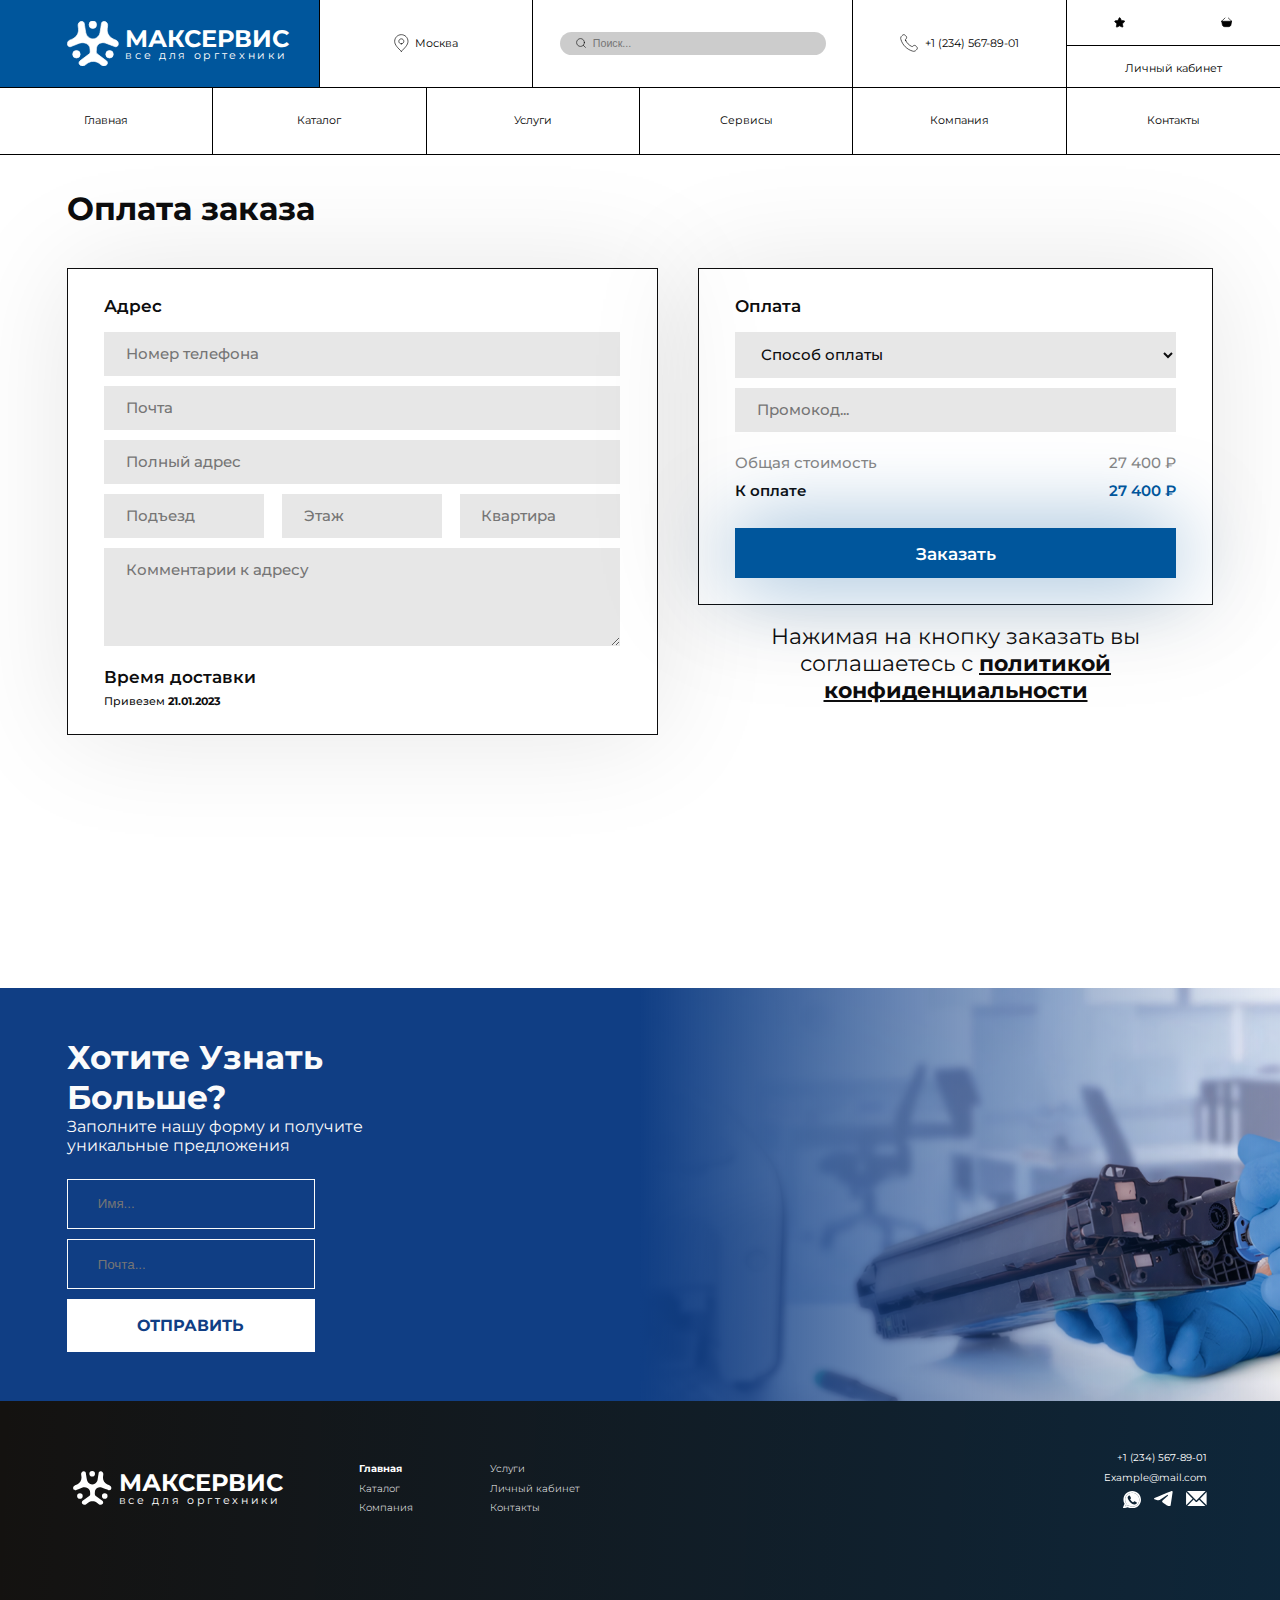
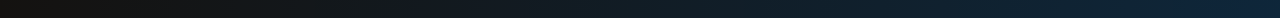
<file: checkout.html>
<!DOCTYPE html>
<html lang="en">
<head>
    <meta charset="UTF-8">
    <meta name="viewport" content="width=device-width, initial-scale=1.0">
    <title>Document</title>
    <link href="assets/css/style.css" rel="stylesheet">
    <link rel="preconnect" href="https://fonts.googleapis.com">
    <link rel="preconnect" href="https://fonts.gstatic.com" crossorigin>
    <link href="https://fonts.googleapis.com/css2?family=Montserrat:wght@400;500;600;700&display=swap" rel="stylesheet">
    <link rel="stylesheet" href="https://cdn.jsdelivr.net/npm/swiper@11/swiper-bundle.min.css" />
</head>
<body>
    <header class="header-black block">
        <div class="header-block_top">
            <div class="header-block_logo header-btn-animate">
                <a class="logo">
                    <svg xmlns="http://www.w3.org/2000/svg" viewBox="0 0 78 69" fill="none">
                        <circle cx="38.7216" cy="5.6864" r="5.6864" fill="white"/>
                        <circle cx="64.1747" cy="50.6376" r="5.6864" fill="white"/>
                        <circle cx="13.8094" cy="50.6376" r="5.6864" fill="white"/>
                        <path fill-rule="evenodd" clip-rule="evenodd" d="M27.9223 17.4036C28.52 20.9613 30.6821 24.0588 33.8064 25.8626C36.9728 27.6907 40.8741 27.6907 44.0406 25.8626C47.0575 24.1208 49.1371 21.124 49.6985 17.686C50.4895 12.8417 51.5575 6.19304 51.814 4.06713C52.079 1.87084 54.0744 0.305239 56.2704 0.570264C59.419 0.950214 61.6638 3.81073 61.2836 6.95941L60.7123 11.6954C59.9195 18.2667 63.5287 24.5832 69.5949 27.2311C71.8038 28.1953 73.6313 28.9915 74.1257 29.2026C77.0426 30.4478 78.3976 33.8219 77.1525 36.7387C76.2838 38.7733 73.9302 39.7184 71.8956 38.8498C69.6121 37.8749 62.5717 35.2977 57.7903 33.5655C54.8235 32.4907 51.5389 32.7896 48.8062 34.3673C45.9811 35.9984 44.2407 39.0128 44.2407 42.2749C44.2407 44.4737 43.2746 48.4778 45.3232 50.0149L59.4467 60.6119C61.2165 61.9392 61.5745 64.4499 60.2466 66.2197C58.3435 68.7564 54.7437 69.2698 52.207 67.3668L48.3916 64.5041C43.097 60.5317 35.8219 60.4992 30.4955 64.4289C28.5559 65.8598 26.9527 67.0444 26.5231 67.3668C23.9862 69.2698 20.3867 68.7564 18.4833 66.2197C17.1556 64.4499 17.5138 61.9392 19.2834 60.6119L33.407 50.0149C35.3333 48.5696 34.4926 45.0841 34.4926 43.0071C34.4926 39.6086 32.6795 36.4681 29.7362 34.7688C26.1658 32.7074 21.8517 32.3871 18.0198 33.9082C13.3204 35.7736 7.34436 38.156 5.71932 38.8498C3.68478 39.7184 1.33129 38.7733 0.462667 36.7387C-0.782623 33.8219 0.572409 30.4478 3.48921 29.2026C3.98428 28.9912 5.81153 28.1952 8.01992 27.2312C14.0863 24.5832 17.6956 18.2665 16.9026 11.6951L16.3312 6.95941C15.9512 3.81073 18.1957 0.950214 21.3444 0.570264C23.5407 0.305239 25.536 1.87084 25.801 4.06713C26.0546 6.16841 27.1171 12.6107 27.9223 17.4036Z" fill="white"/>
                    </svg>
                    <div class="header-block_logo-text">
                        <h1>МАКСЕРВИС</h1>
                        <p>все для оргтехники</p>
                    </div>
                </a>
            </div>
            <div class="header-block_maps header-btn-animate">
                <svg xmlns="http://www.w3.org/2000/svg" viewBox="0 0 22 27" fill="none">
                    <path d="M11 14.75C13.0711 14.75 14.75 13.0711 14.75 11C14.75 8.92894 13.0711 7.25 11 7.25C8.92887 7.25 7.25 8.92894 7.25 11C7.25 13.0711 8.92887 14.75 11 14.75Z" stroke="#FBFBFB" stroke-linecap="round" stroke-linejoin="round"/>
                    <path d="M11 26C16 21 21 16.5229 21 11C21 5.47715 16.5229 1 11 1C5.47715 1 1 5.47715 1 11C1 16.5229 6 21 11 26Z" stroke="#FBFBFB" stroke-linecap="round" stroke-linejoin="round"/>
                </svg>
                <p>Москва</p>
            </div>
            <div class="header-block_search header-btn-animate">
                <div class="search-input">
                    <a class="search-input-btn">
                        <svg xmlns="http://www.w3.org/2000/svg" viewBox="0 0 17 17" fill="none">
                            <path d="M16 16L12.375 12.375M14.3333 7.66667C14.3333 11.3486 11.3486 14.3333 7.66667 14.3333C3.98477 14.3333 1 11.3486 1 7.66667C1 3.98477 3.98477 1 7.66667 1C11.3486 1 14.3333 3.98477 14.3333 7.66667Z" stroke="#FBFBFB" stroke-linecap="round" stroke-linejoin="round"/>
                        </svg>
                    </a>
                    <input type="search" id="header_search" placeholder="Поиск...">
                </div>
            </div>
            <div class="header-block_phone header-btn-animate">
                <svg xmlns="http://www.w3.org/2000/svg" viewBox="0 0 27 27" fill="none">
                    <path d="M8.32392 9.46348C9.25912 11.4114 10.5341 13.2369 12.1485 14.8515C13.7631 16.4661 15.5888 17.741 17.5366 18.6762C17.7041 18.7565 17.7879 18.7968 17.8939 18.8277C18.2706 18.9375 18.7331 18.8587 19.0521 18.6302C19.142 18.5659 19.2187 18.4891 19.3723 18.3356C19.8421 17.8657 20.077 17.6308 20.3132 17.4773C21.2039 16.8982 22.3522 16.8982 23.243 17.4773C23.4792 17.6308 23.7141 17.8657 24.1838 18.3356L24.4456 18.5973C25.1598 19.3115 25.5168 19.6685 25.7107 20.052C26.0964 20.8145 26.0964 21.7152 25.7107 22.4779C25.5168 22.8613 25.1598 23.2184 24.4456 23.9324L24.2338 24.1442C23.5222 24.856 23.1664 25.2118 22.6825 25.4835C22.1457 25.785 21.312 26.0019 20.6963 26C20.1415 25.9984 19.7621 25.8907 19.0038 25.6755C14.9278 24.5186 11.0816 22.3359 7.87295 19.1271C4.66424 15.9184 2.48145 12.0722 1.32457 7.99628C1.10929 7.23783 1.00165 6.85862 1.00001 6.30374C0.998171 5.68803 1.21499 4.85428 1.51654 4.31746C1.7883 3.83369 2.14413 3.47787 2.85579 2.76621L3.06759 2.5544C3.78169 1.84031 4.13875 1.48325 4.52221 1.2893C5.28484 0.903566 6.18546 0.903566 6.94809 1.2893C7.33155 1.48325 7.68861 1.84031 8.4027 2.5544L8.66455 2.81625C9.1343 3.286 9.36919 3.52089 9.52275 3.75708C10.1019 4.64781 10.1019 5.7961 9.52275 6.68683C9.36919 6.92301 9.1343 7.1579 8.66455 7.62765C8.51095 7.78127 8.43414 7.85806 8.36986 7.94783C8.14142 8.26686 8.06255 8.72944 8.17235 9.10616C8.20326 9.21217 8.24347 9.29593 8.32392 9.46348Z" stroke="#FBFBFB" stroke-linecap="round" stroke-linejoin="round"/>
                </svg>
                <p>+1 (234) 567-89-01</p>
            </div>
            <div class="header-block_account">
                <div class="header-block_account_top">
                    <div class="header-block_account__elem header-btn-animate">
                        <svg xmlns="http://www.w3.org/2000/svg" viewBox="0 0 17 16" fill="none">
                            <path d="M12.9376 9.86384C12.7434 10.0521 12.6541 10.3243 12.6984 10.5912L13.365 14.2808C13.4213 14.5935 13.2893 14.9099 13.0276 15.0907C12.7711 15.2781 12.4299 15.3006 12.1502 15.1507L8.82888 13.4184C8.7134 13.3569 8.58517 13.3239 8.45393 13.3201H8.25071C8.18022 13.3306 8.11123 13.3531 8.04824 13.3876L4.72617 15.1282C4.56194 15.2106 4.37597 15.2399 4.19374 15.2106C3.7498 15.1267 3.45359 14.7037 3.52633 14.2575L4.19374 10.568C4.23798 10.2988 4.14875 10.0251 3.95452 9.83384L1.24662 7.20919C1.02015 6.98947 0.941415 6.65951 1.0449 6.3618C1.14539 6.06484 1.40185 5.84812 1.71156 5.79937L5.43858 5.25869C5.72204 5.22945 5.97101 5.05697 6.09849 4.802L7.74078 1.43494C7.77977 1.35995 7.83001 1.29096 7.89076 1.23247L7.95825 1.17998C7.99349 1.14098 8.03399 1.10874 8.07898 1.08249L8.16072 1.05249L8.2882 1H8.60391C8.88588 1.02925 9.13409 1.19797 9.26383 1.44994L10.9279 4.802C11.0478 5.04722 11.2811 5.21745 11.5503 5.25869L15.2773 5.79937C15.5923 5.84437 15.8555 6.06184 15.9597 6.3618C16.0579 6.66251 15.9732 6.99247 15.7422 7.20919L12.9376 9.86384Z" stroke="white"/>
                        </svg>
                    </div>
                    <div class="header-block_account__elem header-btn-animate">
                        <svg xmlns="http://www.w3.org/2000/svg" viewBox="0 0 17 15" fill="none">
                            <path d="M16 5.875L11 1M16 5.875H1M16 5.875L14.8693 11.3874C14.5577 12.9065 13.1896 14 11.6007 14H5.39935C3.81041 14 2.44236 12.9065 2.13074 11.3874L1 5.875M1 5.875L6 1" stroke="white" stroke-linecap="round" stroke-linejoin="round"/>
                        </svg>
                    </div>
                </div>
                <a class="header-block_account_bottom header-btn-animate" onclick="$('.modal-login').fadeIn()">
                    Личный кабинет
                </a>
            </div>
        </div>
        <div class="header-block_bottom">
            <a class="header-block_bottom__elem header-btn-animate">Главная</a>
            <a class="header-block_bottom__elem header-btn-animate">Каталог</a>
            <a class="header-block_bottom__elem header-btn-animate">Услуги</a>
            <a class="header-block_bottom__elem header-btn-animate">Сервисы</a>
            <a class="header-block_bottom__elem header-btn-animate">Компания</a>
            <a class="header-block_bottom__elem header-btn-animate">Контакты</a>
        </div>
    </header>
    <main>
        <section class="checkout">
            <div class="checkout-title">
                <h1>Оплата заказа</h1>
            </div>
            <form class="checkout-form">
                <div class="checkout-address">
                    <div class="checkout-form-title">
                        <h4>Адрес</h4>
                    </div>
                    <div class="checkout-block">
                        <div class="form-input">
                            <input type="text" placeholder="Номер телефона">
                        </div>
                        <div class="form-input">
                            <input type="text" placeholder="Почта">
                        </div>
                        <div class="form-input">
                            <input type="text" placeholder="Полный адрес">
                        </div>
                        <div class="form-input-block">
                            <input type="text" placeholder="Подъезд">
                            <input type="text" placeholder="Этаж">
                            <input type="text" placeholder="Квартира">
                        </div>
                        <div class="form-input">
                            <textarea name="" id="" placeholder="Комментарии к адресу"></textarea>
                        </div>
                    </div>
                    <div class="time_delivery">
                        <h6>Время доставки</h6>
                        <p>Привезем <strong>21.01.2023</strong></p>
                    </div>
                </div>
                <div class="checkout-payment">
                    <div class="checkout-payment-block">
                        <div class="checkout-form-title">
                            <h4>Оплата</h4>
                        </div>
                        <div class="payment-block">
                            <div class="checkout-block">
                                <div class="form-input">
                                    <select>
                                        <option value="">Способ оплаты</option>
                                    </select>
                                </div>
                                <div class="form-input">
                                    <input type="text" placeholder="Промокод...">
                                </div>
                            </div>
                            <div class="cost-block">
                                <div class="cost">
                                    <p>Общая стоимость</p>
                                    <p>27 400 ₽</p>
                                </div>
                                <div class="final-cost">
                                    <p>К оплате</p>
                                    <p class="blue">27 400 ₽</p>
                                </div>
                            </div>
                            <button type="submit" class="btn-form">Заказать</button>
                        </div>
                    </div>
                    <p class="politic_form">Нажимая на кнопку заказать вы соглашаетесь с
                        <strong>политикой конфиденциальности</strong></p>
                </div>
            </form>
        </section>
        <section class="main-form">
            <div class="main-form-block">
                <h1>Хотите узнать больше?</h1>
                <p>Заполните нашу форму и получите уникальные предложения</p>
                <form>
                    <input type="text" placeholder="Имя...">
                    <input type="email" placeholder="Почта...">
                    <button type="submit">Отправить</button>
                </form>
            </div>
        </section>
    </main>
    <footer>
        <div class="footer-background"></div>
        <div class="footer-left">
            <div class="footer-block_logo">
                <a class="logo">
                    <svg xmlns="http://www.w3.org/2000/svg" viewBox="0 0 78 69" fill="none">
                        <circle cx="38.7216" cy="5.6864" r="5.6864" fill="white"/>
                        <circle cx="64.1747" cy="50.6376" r="5.6864" fill="white"/>
                        <circle cx="13.8094" cy="50.6376" r="5.6864" fill="white"/>
                        <path fill-rule="evenodd" clip-rule="evenodd" d="M27.9223 17.4036C28.52 20.9613 30.6821 24.0588 33.8064 25.8626C36.9728 27.6907 40.8741 27.6907 44.0406 25.8626C47.0575 24.1208 49.1371 21.124 49.6985 17.686C50.4895 12.8417 51.5575 6.19304 51.814 4.06713C52.079 1.87084 54.0744 0.305239 56.2704 0.570264C59.419 0.950214 61.6638 3.81073 61.2836 6.95941L60.7123 11.6954C59.9195 18.2667 63.5287 24.5832 69.5949 27.2311C71.8038 28.1953 73.6313 28.9915 74.1257 29.2026C77.0426 30.4478 78.3976 33.8219 77.1525 36.7387C76.2838 38.7733 73.9302 39.7184 71.8956 38.8498C69.6121 37.8749 62.5717 35.2977 57.7903 33.5655C54.8235 32.4907 51.5389 32.7896 48.8062 34.3673C45.9811 35.9984 44.2407 39.0128 44.2407 42.2749C44.2407 44.4737 43.2746 48.4778 45.3232 50.0149L59.4467 60.6119C61.2165 61.9392 61.5745 64.4499 60.2466 66.2197C58.3435 68.7564 54.7437 69.2698 52.207 67.3668L48.3916 64.5041C43.097 60.5317 35.8219 60.4992 30.4955 64.4289C28.5559 65.8598 26.9527 67.0444 26.5231 67.3668C23.9862 69.2698 20.3867 68.7564 18.4833 66.2197C17.1556 64.4499 17.5138 61.9392 19.2834 60.6119L33.407 50.0149C35.3333 48.5696 34.4926 45.0841 34.4926 43.0071C34.4926 39.6086 32.6795 36.4681 29.7362 34.7688C26.1658 32.7074 21.8517 32.3871 18.0198 33.9082C13.3204 35.7736 7.34436 38.156 5.71932 38.8498C3.68478 39.7184 1.33129 38.7733 0.462667 36.7387C-0.782623 33.8219 0.572409 30.4478 3.48921 29.2026C3.98428 28.9912 5.81153 28.1952 8.01992 27.2312C14.0863 24.5832 17.6956 18.2665 16.9026 11.6951L16.3312 6.95941C15.9512 3.81073 18.1957 0.950214 21.3444 0.570264C23.5407 0.305239 25.536 1.87084 25.801 4.06713C26.0546 6.16841 27.1171 12.6107 27.9223 17.4036Z" fill="white"/>
                    </svg>
                    <div class="footer-block_logo-text">
                        <h1>МАКСЕРВИС</h1>
                        <p>все для оргтехники</p>
                    </div>
                </a>
            </div>
            <ul class="footer-left-colum">
                <li><a href="/" class="active">Главная</a></li>
                <li><a href="/">Каталог</a></li>
                <li><a href="/">Компания</a></li>
            </ul>
            <ul class="footer-left-colum">
                <li><a href="/">Услуги</a></li>
                <li><a href="/">Личный кабинет</a></li>
                <li><a href="/">Контакты</a></li>
            </ul>
        </div>
        <div class="footer-right">
            <a href="tel:+1 (234) 567-89-01">+1 (234) 567-89-01</a>
            <a>Example@mail.com</a>
            <div class="footer-social">
                <a href="/" class="whatsapp-icon">
                    <svg xmlns="http://www.w3.org/2000/svg"  viewBox="0 0 27 26" fill="none">
                        <path fill-rule="evenodd" clip-rule="evenodd" d="M3.13956 13C3.13956 7.18785 7.91866 2.47619 13.814 2.47619C19.7092 2.47619 24.4884 7.18785 24.4884 13C24.4884 18.8121 19.7092 23.5238 13.814 23.5238C11.714 23.5238 9.75927 22.9272 8.11002 21.897C7.80309 21.7054 7.42699 21.6541 7.07882 21.7565L3.46315 22.8204L4.8245 19.6799C4.98541 19.3087 4.95267 18.8835 4.73677 18.5406C3.72437 16.9322 3.13956 15.0353 3.13956 13ZM15.0425 16.8481L16.6929 15.702C17.0982 15.4207 17.6331 15.4006 18.0589 15.6506L20.1665 16.8887C20.5186 17.0956 20.7462 17.4588 20.7762 17.8618C20.8061 18.2648 20.6347 18.6569 20.3169 18.9121L19.5741 19.5089C18.8473 20.0928 17.8157 20.4636 16.7257 20.187C15.3728 19.8435 13.0593 18.9593 10.7818 16.7139C8.6649 14.6268 7.63156 12.4011 7.14735 10.987C6.6803 9.62283 7.24382 8.27558 8.19665 7.45573L8.59287 7.11481C8.88151 6.86646 9.26933 6.76158 9.6461 6.82999C10.0229 6.8984 10.3473 7.13261 10.5273 7.46604L11.8637 9.94223C12.141 10.4561 12.0178 11.0911 11.5677 11.4677L10.5189 12.3454C11.006 13.1774 11.6666 14.0844 12.5578 14.963C13.415 15.8081 14.2696 16.414 15.0425 16.8481Z" fill="#FEFEFE"/>
                        <path fill-rule="evenodd" clip-rule="evenodd" d="M13.814 2.47619C7.91866 2.47619 3.13956 7.18785 3.13956 13C3.13956 15.0353 3.72437 16.9322 4.73677 18.5406C4.95267 18.8835 4.98541 19.3087 4.8245 19.6799L3.46315 22.8204L7.07882 21.7565C7.42699 21.6541 7.80309 21.7054 8.11002 21.897C9.75927 22.9272 11.714 23.5238 13.814 23.5238C19.7092 23.5238 24.4884 18.8121 24.4884 13C24.4884 7.18785 19.7092 2.47619 13.814 2.47619ZM0.627934 13C0.627934 5.82029 6.53153 0 13.814 0C21.0964 0 27 5.82029 27 13C27 20.1797 21.0964 25.9999 13.814 25.9999C11.4326 25.9999 9.19564 25.3766 7.2654 24.2858L1.61497 25.9482C1.14822 26.0856 0.643016 25.9445 0.318752 25.5861C-0.00551122 25.2277 -0.0903565 24.7169 0.101057 24.2753L2.26631 19.2804C1.22211 17.4179 0.627934 15.2757 0.627934 13Z" fill="#FEFEFE"/>
                    </svg>
                </a>
                <a href="/" class="tg-icon">
                    <svg xmlns="http://www.w3.org/2000/svg" width="28" height="23" viewBox="0 0 28 23" fill="none">
                        <path d="M25.6129 0.203051C25.6129 0.203051 28.2031 -0.79252 27.9872 1.6253C27.9153 2.62088 27.2677 6.10538 26.7641 9.87435L25.0373 21.039C25.0373 21.039 24.8934 22.6746 23.5983 22.959C22.3031 23.2435 20.3605 21.9635 20.0007 21.679C19.7129 21.4657 14.6045 18.2656 12.8057 16.7011C12.3021 16.2745 11.7265 15.4211 12.8777 14.4255L20.4325 7.31432C21.2959 6.46096 22.1593 4.46982 18.5617 6.88764L8.48874 13.6433C8.48874 13.6433 7.33754 14.3544 5.17907 13.7144L0.502281 12.2922C0.502281 12.2922 -1.22453 11.2255 1.72543 10.1588C8.92047 6.81647 17.7703 3.40308 25.6129 0.203051Z" fill="#FEFEFE"/>
                    </svg>
                </a>
                <a href="/" class="mail-icon">
                    <svg xmlns="http://www.w3.org/2000/svg" width="31" height="23" viewBox="0 0 31 23" fill="none">
                        <path d="M29.499 0.0769229L15.5652 14.1884L1.51087 0.0769229H29.499Z" fill="#FEFEFE"/>
                        <path d="M1.50089 22.9231L11.3836 12.9144L14.8465 16.3913C15.2473 16.7938 15.8942 16.7925 16.2934 16.3881L19.6699 12.9686L29.4991 22.9231H1.50089Z" fill="#FEFEFE"/>
                        <path d="M0.0507812 21.4546V1.53555L9.92727 11.4522L0.0507812 21.4546Z" fill="#FEFEFE"/>
                        <path d="M30.9492 21.4545L21.12 11.5L30.9492 1.54545V21.4545Z" fill="#FEFEFE"/>
                    </svg>
                </a>
            </div>
        </div>
    </footer>
    <script src="https://code.jquery.com/jquery-3.7.1.min.js" integrity="sha256-/JqT3SQfawRcv/BIHPThkBvs0OEvtFFmqPF/lYI/Cxo=" crossorigin="anonymous"></script>
    <script src="https://cdn.jsdelivr.net/npm/swiper@11/swiper-bundle.min.js"></script>
    <script src="assets/script/script.js"></script>
</body>
</html>
</file>
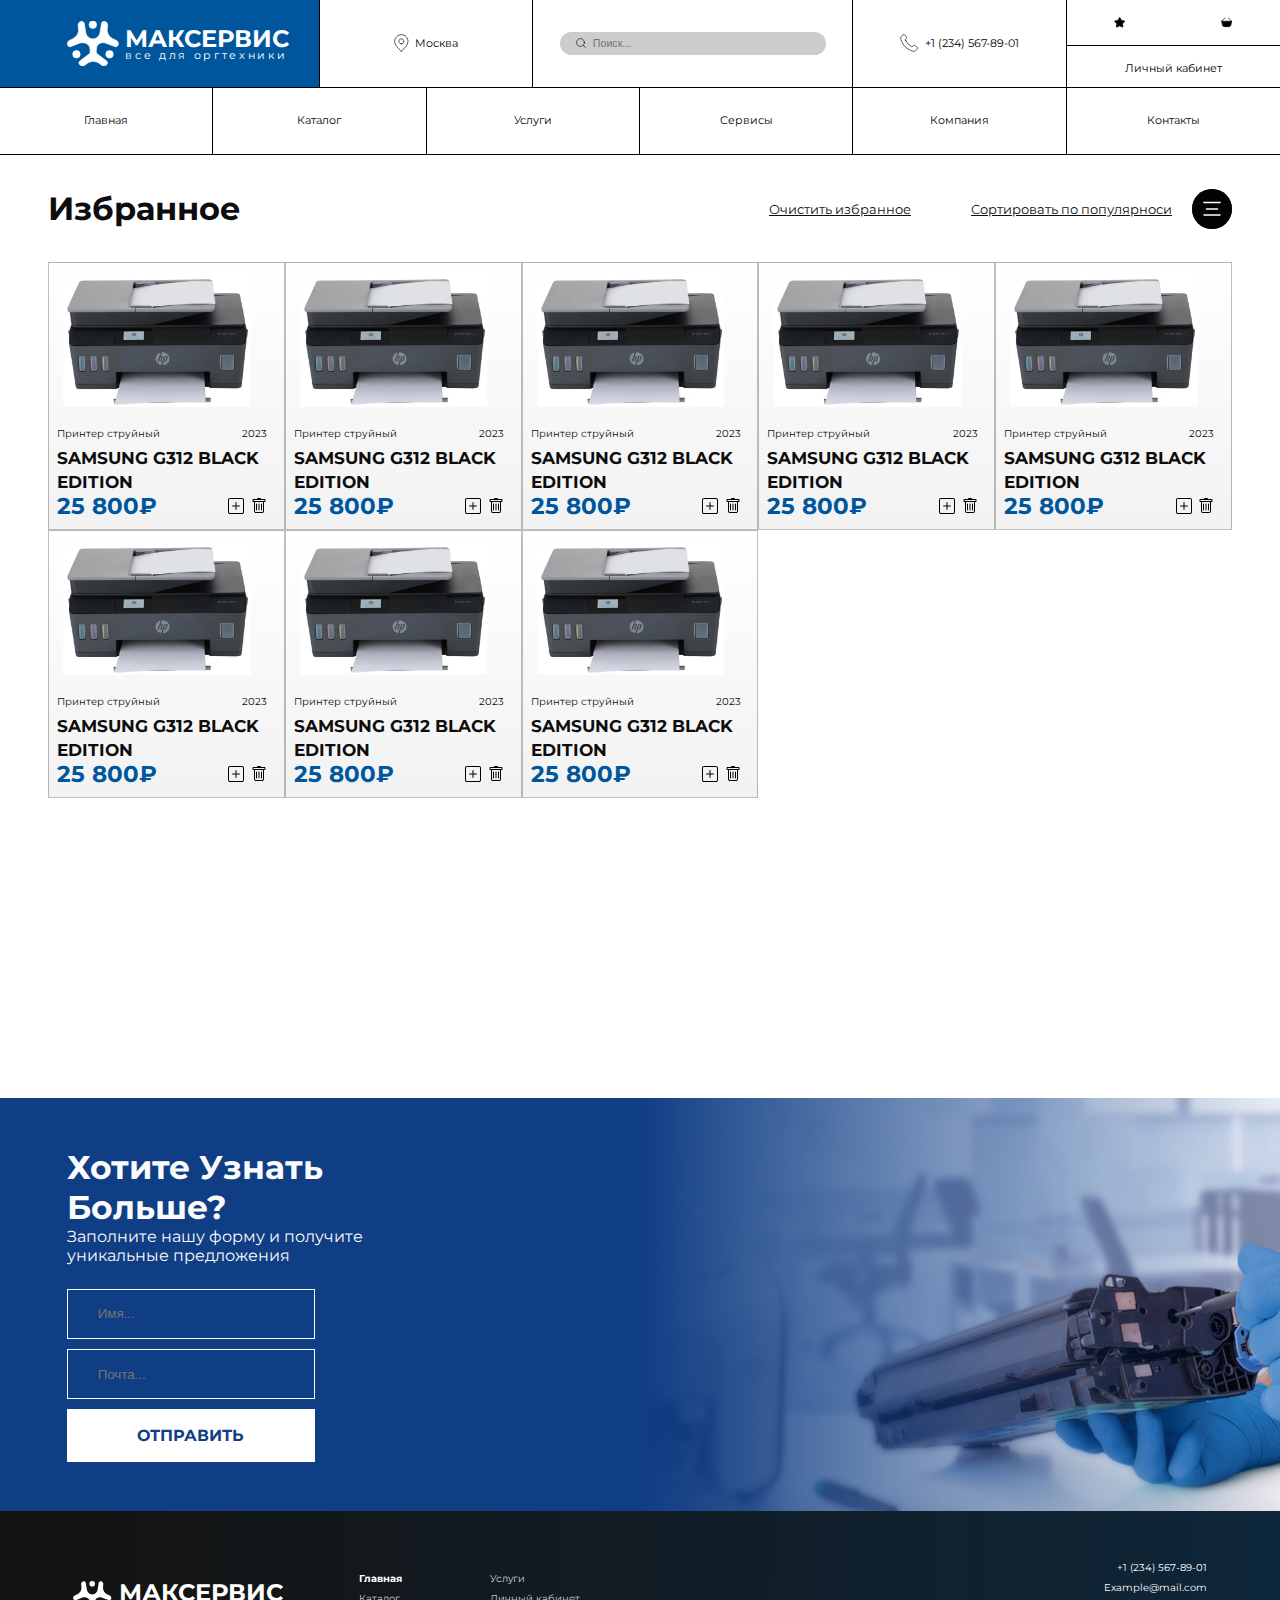
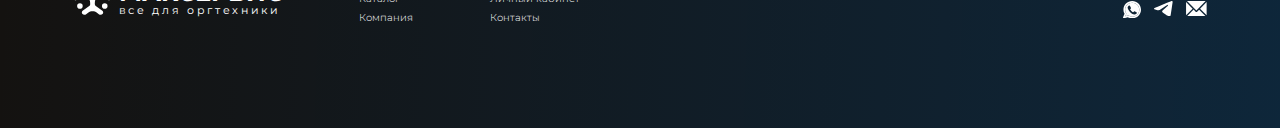
<file: favorites.html>
<!DOCTYPE html>
<html lang="en">
<head>
    <meta charset="UTF-8">
    <meta name="viewport" content="width=device-width, initial-scale=1.0">
    <title>Document</title>
    <link href="assets/css/style.css" rel="stylesheet">
    <link rel="preconnect" href="https://fonts.googleapis.com">
    <link rel="preconnect" href="https://fonts.gstatic.com" crossorigin>
    <link href="https://fonts.googleapis.com/css2?family=Montserrat:wght@400;500;600;700&display=swap" rel="stylesheet">
    <link rel="stylesheet" href="https://cdn.jsdelivr.net/npm/swiper@11/swiper-bundle.min.css" />
</head>
<body>
    <header class="header-black block">
        <div class="header-block_top">
            <div class="header-block_logo header-btn-animate">
                <a class="logo">
                    <svg xmlns="http://www.w3.org/2000/svg" viewBox="0 0 78 69" fill="none">
                        <circle cx="38.7216" cy="5.6864" r="5.6864" fill="white"/>
                        <circle cx="64.1747" cy="50.6376" r="5.6864" fill="white"/>
                        <circle cx="13.8094" cy="50.6376" r="5.6864" fill="white"/>
                        <path fill-rule="evenodd" clip-rule="evenodd" d="M27.9223 17.4036C28.52 20.9613 30.6821 24.0588 33.8064 25.8626C36.9728 27.6907 40.8741 27.6907 44.0406 25.8626C47.0575 24.1208 49.1371 21.124 49.6985 17.686C50.4895 12.8417 51.5575 6.19304 51.814 4.06713C52.079 1.87084 54.0744 0.305239 56.2704 0.570264C59.419 0.950214 61.6638 3.81073 61.2836 6.95941L60.7123 11.6954C59.9195 18.2667 63.5287 24.5832 69.5949 27.2311C71.8038 28.1953 73.6313 28.9915 74.1257 29.2026C77.0426 30.4478 78.3976 33.8219 77.1525 36.7387C76.2838 38.7733 73.9302 39.7184 71.8956 38.8498C69.6121 37.8749 62.5717 35.2977 57.7903 33.5655C54.8235 32.4907 51.5389 32.7896 48.8062 34.3673C45.9811 35.9984 44.2407 39.0128 44.2407 42.2749C44.2407 44.4737 43.2746 48.4778 45.3232 50.0149L59.4467 60.6119C61.2165 61.9392 61.5745 64.4499 60.2466 66.2197C58.3435 68.7564 54.7437 69.2698 52.207 67.3668L48.3916 64.5041C43.097 60.5317 35.8219 60.4992 30.4955 64.4289C28.5559 65.8598 26.9527 67.0444 26.5231 67.3668C23.9862 69.2698 20.3867 68.7564 18.4833 66.2197C17.1556 64.4499 17.5138 61.9392 19.2834 60.6119L33.407 50.0149C35.3333 48.5696 34.4926 45.0841 34.4926 43.0071C34.4926 39.6086 32.6795 36.4681 29.7362 34.7688C26.1658 32.7074 21.8517 32.3871 18.0198 33.9082C13.3204 35.7736 7.34436 38.156 5.71932 38.8498C3.68478 39.7184 1.33129 38.7733 0.462667 36.7387C-0.782623 33.8219 0.572409 30.4478 3.48921 29.2026C3.98428 28.9912 5.81153 28.1952 8.01992 27.2312C14.0863 24.5832 17.6956 18.2665 16.9026 11.6951L16.3312 6.95941C15.9512 3.81073 18.1957 0.950214 21.3444 0.570264C23.5407 0.305239 25.536 1.87084 25.801 4.06713C26.0546 6.16841 27.1171 12.6107 27.9223 17.4036Z" fill="white"/>
                    </svg>
                    <div class="header-block_logo-text">
                        <h1>МАКСЕРВИС</h1>
                        <p>все для оргтехники</p>
                    </div>
                </a>
            </div>
            <div class="header-block_maps header-btn-animate">
                <svg xmlns="http://www.w3.org/2000/svg" viewBox="0 0 22 27" fill="none">
                    <path d="M11 14.75C13.0711 14.75 14.75 13.0711 14.75 11C14.75 8.92894 13.0711 7.25 11 7.25C8.92887 7.25 7.25 8.92894 7.25 11C7.25 13.0711 8.92887 14.75 11 14.75Z" stroke="#FBFBFB" stroke-linecap="round" stroke-linejoin="round"/>
                    <path d="M11 26C16 21 21 16.5229 21 11C21 5.47715 16.5229 1 11 1C5.47715 1 1 5.47715 1 11C1 16.5229 6 21 11 26Z" stroke="#FBFBFB" stroke-linecap="round" stroke-linejoin="round"/>
                </svg>
                <p>Москва</p>
            </div>
            <div class="header-block_search header-btn-animate">
                <div class="search-input">
                    <a class="search-input-btn">
                        <svg xmlns="http://www.w3.org/2000/svg" viewBox="0 0 17 17" fill="none">
                            <path d="M16 16L12.375 12.375M14.3333 7.66667C14.3333 11.3486 11.3486 14.3333 7.66667 14.3333C3.98477 14.3333 1 11.3486 1 7.66667C1 3.98477 3.98477 1 7.66667 1C11.3486 1 14.3333 3.98477 14.3333 7.66667Z" stroke="#FBFBFB" stroke-linecap="round" stroke-linejoin="round"/>
                        </svg>
                    </a>
                    <input type="search" id="header_search" placeholder="Поиск...">
                </div>
            </div>
            <div class="header-block_phone header-btn-animate">
                <svg xmlns="http://www.w3.org/2000/svg" viewBox="0 0 27 27" fill="none">
                    <path d="M8.32392 9.46348C9.25912 11.4114 10.5341 13.2369 12.1485 14.8515C13.7631 16.4661 15.5888 17.741 17.5366 18.6762C17.7041 18.7565 17.7879 18.7968 17.8939 18.8277C18.2706 18.9375 18.7331 18.8587 19.0521 18.6302C19.142 18.5659 19.2187 18.4891 19.3723 18.3356C19.8421 17.8657 20.077 17.6308 20.3132 17.4773C21.2039 16.8982 22.3522 16.8982 23.243 17.4773C23.4792 17.6308 23.7141 17.8657 24.1838 18.3356L24.4456 18.5973C25.1598 19.3115 25.5168 19.6685 25.7107 20.052C26.0964 20.8145 26.0964 21.7152 25.7107 22.4779C25.5168 22.8613 25.1598 23.2184 24.4456 23.9324L24.2338 24.1442C23.5222 24.856 23.1664 25.2118 22.6825 25.4835C22.1457 25.785 21.312 26.0019 20.6963 26C20.1415 25.9984 19.7621 25.8907 19.0038 25.6755C14.9278 24.5186 11.0816 22.3359 7.87295 19.1271C4.66424 15.9184 2.48145 12.0722 1.32457 7.99628C1.10929 7.23783 1.00165 6.85862 1.00001 6.30374C0.998171 5.68803 1.21499 4.85428 1.51654 4.31746C1.7883 3.83369 2.14413 3.47787 2.85579 2.76621L3.06759 2.5544C3.78169 1.84031 4.13875 1.48325 4.52221 1.2893C5.28484 0.903566 6.18546 0.903566 6.94809 1.2893C7.33155 1.48325 7.68861 1.84031 8.4027 2.5544L8.66455 2.81625C9.1343 3.286 9.36919 3.52089 9.52275 3.75708C10.1019 4.64781 10.1019 5.7961 9.52275 6.68683C9.36919 6.92301 9.1343 7.1579 8.66455 7.62765C8.51095 7.78127 8.43414 7.85806 8.36986 7.94783C8.14142 8.26686 8.06255 8.72944 8.17235 9.10616C8.20326 9.21217 8.24347 9.29593 8.32392 9.46348Z" stroke="#FBFBFB" stroke-linecap="round" stroke-linejoin="round"/>
                </svg>
                <p>+1 (234) 567-89-01</p>
            </div>
            <div class="header-block_account">
                <div class="header-block_account_top">
                    <div class="header-block_account__elem header-btn-animate">
                        <svg xmlns="http://www.w3.org/2000/svg" viewBox="0 0 17 16" fill="none">
                            <path d="M12.9376 9.86384C12.7434 10.0521 12.6541 10.3243 12.6984 10.5912L13.365 14.2808C13.4213 14.5935 13.2893 14.9099 13.0276 15.0907C12.7711 15.2781 12.4299 15.3006 12.1502 15.1507L8.82888 13.4184C8.7134 13.3569 8.58517 13.3239 8.45393 13.3201H8.25071C8.18022 13.3306 8.11123 13.3531 8.04824 13.3876L4.72617 15.1282C4.56194 15.2106 4.37597 15.2399 4.19374 15.2106C3.7498 15.1267 3.45359 14.7037 3.52633 14.2575L4.19374 10.568C4.23798 10.2988 4.14875 10.0251 3.95452 9.83384L1.24662 7.20919C1.02015 6.98947 0.941415 6.65951 1.0449 6.3618C1.14539 6.06484 1.40185 5.84812 1.71156 5.79937L5.43858 5.25869C5.72204 5.22945 5.97101 5.05697 6.09849 4.802L7.74078 1.43494C7.77977 1.35995 7.83001 1.29096 7.89076 1.23247L7.95825 1.17998C7.99349 1.14098 8.03399 1.10874 8.07898 1.08249L8.16072 1.05249L8.2882 1H8.60391C8.88588 1.02925 9.13409 1.19797 9.26383 1.44994L10.9279 4.802C11.0478 5.04722 11.2811 5.21745 11.5503 5.25869L15.2773 5.79937C15.5923 5.84437 15.8555 6.06184 15.9597 6.3618C16.0579 6.66251 15.9732 6.99247 15.7422 7.20919L12.9376 9.86384Z" stroke="white"/>
                        </svg>
                    </div>
                    <div class="header-block_account__elem header-btn-animate">
                        <svg xmlns="http://www.w3.org/2000/svg" viewBox="0 0 17 15" fill="none">
                            <path d="M16 5.875L11 1M16 5.875H1M16 5.875L14.8693 11.3874C14.5577 12.9065 13.1896 14 11.6007 14H5.39935C3.81041 14 2.44236 12.9065 2.13074 11.3874L1 5.875M1 5.875L6 1" stroke="white" stroke-linecap="round" stroke-linejoin="round"/>
                        </svg>
                    </div>
                </div>
                <a class="header-block_account_bottom header-btn-animate" onclick="$('.modal-login').fadeIn()">
                    Личный кабинет
                </a>
            </div>
        </div>
        <div class="header-block_bottom">
            <a class="header-block_bottom__elem header-btn-animate">Главная</a>
            <a class="header-block_bottom__elem header-btn-animate">Каталог</a>
            <a class="header-block_bottom__elem header-btn-animate">Услуги</a>
            <a class="header-block_bottom__elem header-btn-animate">Сервисы</a>
            <a class="header-block_bottom__elem header-btn-animate">Компания</a>
            <a class="header-block_bottom__elem header-btn-animate">Контакты</a>
        </div>
    </header>
    <main>
        <section class="favorites">
            <div class="favorites-block">
                <h1>Избранное</h1>
                <div class="favorites-block-settings">
                    <p>Очистить избранное</p>
                    <div class="favorites-sort">
                        <p>Сортировать по популярноси</p>
                        <svg xmlns="http://www.w3.org/2000/svg" width="40" height="40" viewBox="0 0 40 40" fill="none">
                            <circle cx="20" cy="20" r="20" fill="#0D0D0E" />
                            <circle cx="20" cy="20" r="20" fill="black" fill-opacity="0.2" />
                            <circle cx="20" cy="20" r="20" fill="black" fill-opacity="0.2" />
                            <circle cx="20" cy="20" r="20" fill="black" fill-opacity="0.2" />
                            <circle cx="20" cy="20" r="20" fill="black" fill-opacity="0.2" />
                            <circle cx="20" cy="20" r="20" fill="black" fill-opacity="0.2" />
                            <path d="M12 13.5996H28" stroke="white" stroke-width="1.5" stroke-linecap="round" />
                            <path d="M14.5273 20H25.4747" stroke="white" stroke-width="1.5" stroke-linecap="round" />
                            <path d="M12 26L28 26" stroke="white" stroke-width="1.5" stroke-linecap="round" />
                        </svg>
                    </div>
                </div>
            </div>
            <div class="favorites-products-group">
                <a class="favorites-item">
                    <div class="favorites-item-img">
                        <img src="assets/images/image 8.png">
                    </div>
                    <div class="favorites-item-block">
                        <div class="favorites-item-info">
                            <p>Принтер струйный</p>
                            <p>2023</p>
                        </div>
                        <div class="favorites-item-title">
                            <h4>SAMSUNG G312 BLACK 
                                EDITION</h4>
                        </div>
                        <div class="favorites-item-price">
                            <h4>25 800₽</h4>
                            <div class="favorites-item-settings">
                                <svg xmlns="http://www.w3.org/2000/svg" viewBox="0 0 24 24" fill="none">
                                    <g clip-path="url(#clip0_56_367)">
                                      <path d="M21 1.5C21.3978 1.5 21.7794 1.65804 22.0607 1.93934C22.342 2.22064 22.5 2.60218 22.5 3V21C22.5 21.3978 22.342 21.7794 22.0607 22.0607C21.7794 22.342 21.3978 22.5 21 22.5H3C2.60218 22.5 2.22064 22.342 1.93934 22.0607C1.65804 21.7794 1.5 21.3978 1.5 21V3C1.5 2.60218 1.65804 2.22064 1.93934 1.93934C2.22064 1.65804 2.60218 1.5 3 1.5H21ZM3 0C2.20435 0 1.44129 0.316071 0.87868 0.87868C0.316071 1.44129 0 2.20435 0 3L0 21C0 21.7956 0.316071 22.5587 0.87868 23.1213C1.44129 23.6839 2.20435 24 3 24H21C21.7956 24 22.5587 23.6839 23.1213 23.1213C23.6839 22.5587 24 21.7956 24 21V3C24 2.20435 23.6839 1.44129 23.1213 0.87868C22.5587 0.316071 21.7956 0 21 0L3 0Z" fill="black"/>
                                      <path d="M12 6C12.1989 6 12.3897 6.07902 12.5303 6.21967C12.671 6.36032 12.75 6.55109 12.75 6.75V11.25H17.25C17.4489 11.25 17.6397 11.329 17.7803 11.4697C17.921 11.6103 18 11.8011 18 12C18 12.1989 17.921 12.3897 17.7803 12.5303C17.6397 12.671 17.4489 12.75 17.25 12.75H12.75V17.25C12.75 17.4489 12.671 17.6397 12.5303 17.7803C12.3897 17.921 12.1989 18 12 18C11.8011 18 11.6103 17.921 11.4697 17.7803C11.329 17.6397 11.25 17.4489 11.25 17.25V12.75H6.75C6.55109 12.75 6.36032 12.671 6.21967 12.5303C6.07902 12.3897 6 12.1989 6 12C6 11.8011 6.07902 11.6103 6.21967 11.4697C6.36032 11.329 6.55109 11.25 6.75 11.25H11.25V6.75C11.25 6.55109 11.329 6.36032 11.4697 6.21967C11.6103 6.07902 11.8011 6 12 6Z" fill="black"/>
                                    </g>
                                    <defs>
                                      <clipPath id="clip0_56_367">
                                        <rect width="24" height="24" fill="white"/>
                                      </clipPath>
                                    </defs>
                                  </svg>
                                  <svg xmlns="http://www.w3.org/2000/svg" viewBox="0 0 24 24" fill="none">
                                    <path d="M8.25 8.25C8.44891 8.25 8.63968 8.32902 8.78033 8.46967C8.92098 8.61032 9 8.80109 9 9V18C9 18.1989 8.92098 18.3897 8.78033 18.5303C8.63968 18.671 8.44891 18.75 8.25 18.75C8.05109 18.75 7.86032 18.671 7.71967 18.5303C7.57902 18.3897 7.5 18.1989 7.5 18V9C7.5 8.80109 7.57902 8.61032 7.71967 8.46967C7.86032 8.32902 8.05109 8.25 8.25 8.25ZM12 8.25C12.1989 8.25 12.3897 8.32902 12.5303 8.46967C12.671 8.61032 12.75 8.80109 12.75 9V18C12.75 18.1989 12.671 18.3897 12.5303 18.5303C12.3897 18.671 12.1989 18.75 12 18.75C11.8011 18.75 11.6103 18.671 11.4697 18.5303C11.329 18.3897 11.25 18.1989 11.25 18V9C11.25 8.80109 11.329 8.61032 11.4697 8.46967C11.6103 8.32902 11.8011 8.25 12 8.25ZM16.5 9C16.5 8.80109 16.421 8.61032 16.2803 8.46967C16.1397 8.32902 15.9489 8.25 15.75 8.25C15.5511 8.25 15.3603 8.32902 15.2197 8.46967C15.079 8.61032 15 8.80109 15 9V18C15 18.1989 15.079 18.3897 15.2197 18.5303C15.3603 18.671 15.5511 18.75 15.75 18.75C15.9489 18.75 16.1397 18.671 16.2803 18.5303C16.421 18.3897 16.5 18.1989 16.5 18V9Z" fill="black"/>
                                    <path fill-rule="evenodd" clip-rule="evenodd" d="M21.75 4.5C21.75 4.89782 21.592 5.27936 21.3107 5.56066C21.0294 5.84196 20.6478 6 20.25 6H19.5V19.5C19.5 20.2956 19.1839 21.0587 18.6213 21.6213C18.0587 22.1839 17.2956 22.5 16.5 22.5H7.5C6.70435 22.5 5.94129 22.1839 5.37868 21.6213C4.81607 21.0587 4.5 20.2956 4.5 19.5V6H3.75C3.35218 6 2.97064 5.84196 2.68934 5.56066C2.40804 5.27936 2.25 4.89782 2.25 4.5V3C2.25 2.60218 2.40804 2.22064 2.68934 1.93934C2.97064 1.65804 3.35218 1.5 3.75 1.5H9C9 1.10218 9.15804 0.720644 9.43934 0.43934C9.72064 0.158035 10.1022 0 10.5 0L13.5 0C13.8978 0 14.2794 0.158035 14.5607 0.43934C14.842 0.720644 15 1.10218 15 1.5H20.25C20.6478 1.5 21.0294 1.65804 21.3107 1.93934C21.592 2.22064 21.75 2.60218 21.75 3V4.5ZM6.177 6L6 6.0885V19.5C6 19.8978 6.15804 20.2794 6.43934 20.5607C6.72064 20.842 7.10218 21 7.5 21H16.5C16.8978 21 17.2794 20.842 17.5607 20.5607C17.842 20.2794 18 19.8978 18 19.5V6.0885L17.823 6H6.177ZM3.75 4.5V3H20.25V4.5H3.75Z" fill="black"/>
                                  </svg>
                            </div>
                        </div>
                    </div>
                </a>
                <a class="favorites-item">
                    <div class="favorites-item-img">
                        <img src="assets/images/image 8.png">
                    </div>
                    <div class="favorites-item-block">
                        <div class="favorites-item-info">
                            <p>Принтер струйный</p>
                            <p>2023</p>
                        </div>
                        <div class="favorites-item-title">
                            <h4>SAMSUNG G312 BLACK 
                                EDITION</h4>
                        </div>
                        <div class="favorites-item-price">
                            <h4>25 800₽</h4>
                            <div class="favorites-item-settings">
                                <svg xmlns="http://www.w3.org/2000/svg" viewBox="0 0 24 24" fill="none">
                                    <g clip-path="url(#clip0_56_367)">
                                      <path d="M21 1.5C21.3978 1.5 21.7794 1.65804 22.0607 1.93934C22.342 2.22064 22.5 2.60218 22.5 3V21C22.5 21.3978 22.342 21.7794 22.0607 22.0607C21.7794 22.342 21.3978 22.5 21 22.5H3C2.60218 22.5 2.22064 22.342 1.93934 22.0607C1.65804 21.7794 1.5 21.3978 1.5 21V3C1.5 2.60218 1.65804 2.22064 1.93934 1.93934C2.22064 1.65804 2.60218 1.5 3 1.5H21ZM3 0C2.20435 0 1.44129 0.316071 0.87868 0.87868C0.316071 1.44129 0 2.20435 0 3L0 21C0 21.7956 0.316071 22.5587 0.87868 23.1213C1.44129 23.6839 2.20435 24 3 24H21C21.7956 24 22.5587 23.6839 23.1213 23.1213C23.6839 22.5587 24 21.7956 24 21V3C24 2.20435 23.6839 1.44129 23.1213 0.87868C22.5587 0.316071 21.7956 0 21 0L3 0Z" fill="black"/>
                                      <path d="M12 6C12.1989 6 12.3897 6.07902 12.5303 6.21967C12.671 6.36032 12.75 6.55109 12.75 6.75V11.25H17.25C17.4489 11.25 17.6397 11.329 17.7803 11.4697C17.921 11.6103 18 11.8011 18 12C18 12.1989 17.921 12.3897 17.7803 12.5303C17.6397 12.671 17.4489 12.75 17.25 12.75H12.75V17.25C12.75 17.4489 12.671 17.6397 12.5303 17.7803C12.3897 17.921 12.1989 18 12 18C11.8011 18 11.6103 17.921 11.4697 17.7803C11.329 17.6397 11.25 17.4489 11.25 17.25V12.75H6.75C6.55109 12.75 6.36032 12.671 6.21967 12.5303C6.07902 12.3897 6 12.1989 6 12C6 11.8011 6.07902 11.6103 6.21967 11.4697C6.36032 11.329 6.55109 11.25 6.75 11.25H11.25V6.75C11.25 6.55109 11.329 6.36032 11.4697 6.21967C11.6103 6.07902 11.8011 6 12 6Z" fill="black"/>
                                    </g>
                                    <defs>
                                      <clipPath id="clip0_56_367">
                                        <rect width="24" height="24" fill="white"/>
                                      </clipPath>
                                    </defs>
                                  </svg>
                                  <svg xmlns="http://www.w3.org/2000/svg" viewBox="0 0 24 24" fill="none">
                                    <path d="M8.25 8.25C8.44891 8.25 8.63968 8.32902 8.78033 8.46967C8.92098 8.61032 9 8.80109 9 9V18C9 18.1989 8.92098 18.3897 8.78033 18.5303C8.63968 18.671 8.44891 18.75 8.25 18.75C8.05109 18.75 7.86032 18.671 7.71967 18.5303C7.57902 18.3897 7.5 18.1989 7.5 18V9C7.5 8.80109 7.57902 8.61032 7.71967 8.46967C7.86032 8.32902 8.05109 8.25 8.25 8.25ZM12 8.25C12.1989 8.25 12.3897 8.32902 12.5303 8.46967C12.671 8.61032 12.75 8.80109 12.75 9V18C12.75 18.1989 12.671 18.3897 12.5303 18.5303C12.3897 18.671 12.1989 18.75 12 18.75C11.8011 18.75 11.6103 18.671 11.4697 18.5303C11.329 18.3897 11.25 18.1989 11.25 18V9C11.25 8.80109 11.329 8.61032 11.4697 8.46967C11.6103 8.32902 11.8011 8.25 12 8.25ZM16.5 9C16.5 8.80109 16.421 8.61032 16.2803 8.46967C16.1397 8.32902 15.9489 8.25 15.75 8.25C15.5511 8.25 15.3603 8.32902 15.2197 8.46967C15.079 8.61032 15 8.80109 15 9V18C15 18.1989 15.079 18.3897 15.2197 18.5303C15.3603 18.671 15.5511 18.75 15.75 18.75C15.9489 18.75 16.1397 18.671 16.2803 18.5303C16.421 18.3897 16.5 18.1989 16.5 18V9Z" fill="black"/>
                                    <path fill-rule="evenodd" clip-rule="evenodd" d="M21.75 4.5C21.75 4.89782 21.592 5.27936 21.3107 5.56066C21.0294 5.84196 20.6478 6 20.25 6H19.5V19.5C19.5 20.2956 19.1839 21.0587 18.6213 21.6213C18.0587 22.1839 17.2956 22.5 16.5 22.5H7.5C6.70435 22.5 5.94129 22.1839 5.37868 21.6213C4.81607 21.0587 4.5 20.2956 4.5 19.5V6H3.75C3.35218 6 2.97064 5.84196 2.68934 5.56066C2.40804 5.27936 2.25 4.89782 2.25 4.5V3C2.25 2.60218 2.40804 2.22064 2.68934 1.93934C2.97064 1.65804 3.35218 1.5 3.75 1.5H9C9 1.10218 9.15804 0.720644 9.43934 0.43934C9.72064 0.158035 10.1022 0 10.5 0L13.5 0C13.8978 0 14.2794 0.158035 14.5607 0.43934C14.842 0.720644 15 1.10218 15 1.5H20.25C20.6478 1.5 21.0294 1.65804 21.3107 1.93934C21.592 2.22064 21.75 2.60218 21.75 3V4.5ZM6.177 6L6 6.0885V19.5C6 19.8978 6.15804 20.2794 6.43934 20.5607C6.72064 20.842 7.10218 21 7.5 21H16.5C16.8978 21 17.2794 20.842 17.5607 20.5607C17.842 20.2794 18 19.8978 18 19.5V6.0885L17.823 6H6.177ZM3.75 4.5V3H20.25V4.5H3.75Z" fill="black"/>
                                  </svg>
                            </div>
                        </div>
                    </div>
                </a>
                <a class="favorites-item">
                    <div class="favorites-item-img">
                        <img src="assets/images/image 8.png">
                    </div>
                    <div class="favorites-item-block">
                        <div class="favorites-item-info">
                            <p>Принтер струйный</p>
                            <p>2023</p>
                        </div>
                        <div class="favorites-item-title">
                            <h4>SAMSUNG G312 BLACK 
                                EDITION</h4>
                        </div>
                        <div class="favorites-item-price">
                            <h4>25 800₽</h4>
                            <div class="favorites-item-settings">
                                <svg xmlns="http://www.w3.org/2000/svg" viewBox="0 0 24 24" fill="none">
                                    <g clip-path="url(#clip0_56_367)">
                                      <path d="M21 1.5C21.3978 1.5 21.7794 1.65804 22.0607 1.93934C22.342 2.22064 22.5 2.60218 22.5 3V21C22.5 21.3978 22.342 21.7794 22.0607 22.0607C21.7794 22.342 21.3978 22.5 21 22.5H3C2.60218 22.5 2.22064 22.342 1.93934 22.0607C1.65804 21.7794 1.5 21.3978 1.5 21V3C1.5 2.60218 1.65804 2.22064 1.93934 1.93934C2.22064 1.65804 2.60218 1.5 3 1.5H21ZM3 0C2.20435 0 1.44129 0.316071 0.87868 0.87868C0.316071 1.44129 0 2.20435 0 3L0 21C0 21.7956 0.316071 22.5587 0.87868 23.1213C1.44129 23.6839 2.20435 24 3 24H21C21.7956 24 22.5587 23.6839 23.1213 23.1213C23.6839 22.5587 24 21.7956 24 21V3C24 2.20435 23.6839 1.44129 23.1213 0.87868C22.5587 0.316071 21.7956 0 21 0L3 0Z" fill="black"/>
                                      <path d="M12 6C12.1989 6 12.3897 6.07902 12.5303 6.21967C12.671 6.36032 12.75 6.55109 12.75 6.75V11.25H17.25C17.4489 11.25 17.6397 11.329 17.7803 11.4697C17.921 11.6103 18 11.8011 18 12C18 12.1989 17.921 12.3897 17.7803 12.5303C17.6397 12.671 17.4489 12.75 17.25 12.75H12.75V17.25C12.75 17.4489 12.671 17.6397 12.5303 17.7803C12.3897 17.921 12.1989 18 12 18C11.8011 18 11.6103 17.921 11.4697 17.7803C11.329 17.6397 11.25 17.4489 11.25 17.25V12.75H6.75C6.55109 12.75 6.36032 12.671 6.21967 12.5303C6.07902 12.3897 6 12.1989 6 12C6 11.8011 6.07902 11.6103 6.21967 11.4697C6.36032 11.329 6.55109 11.25 6.75 11.25H11.25V6.75C11.25 6.55109 11.329 6.36032 11.4697 6.21967C11.6103 6.07902 11.8011 6 12 6Z" fill="black"/>
                                    </g>
                                    <defs>
                                      <clipPath id="clip0_56_367">
                                        <rect width="24" height="24" fill="white"/>
                                      </clipPath>
                                    </defs>
                                  </svg>
                                  <svg xmlns="http://www.w3.org/2000/svg" viewBox="0 0 24 24" fill="none">
                                    <path d="M8.25 8.25C8.44891 8.25 8.63968 8.32902 8.78033 8.46967C8.92098 8.61032 9 8.80109 9 9V18C9 18.1989 8.92098 18.3897 8.78033 18.5303C8.63968 18.671 8.44891 18.75 8.25 18.75C8.05109 18.75 7.86032 18.671 7.71967 18.5303C7.57902 18.3897 7.5 18.1989 7.5 18V9C7.5 8.80109 7.57902 8.61032 7.71967 8.46967C7.86032 8.32902 8.05109 8.25 8.25 8.25ZM12 8.25C12.1989 8.25 12.3897 8.32902 12.5303 8.46967C12.671 8.61032 12.75 8.80109 12.75 9V18C12.75 18.1989 12.671 18.3897 12.5303 18.5303C12.3897 18.671 12.1989 18.75 12 18.75C11.8011 18.75 11.6103 18.671 11.4697 18.5303C11.329 18.3897 11.25 18.1989 11.25 18V9C11.25 8.80109 11.329 8.61032 11.4697 8.46967C11.6103 8.32902 11.8011 8.25 12 8.25ZM16.5 9C16.5 8.80109 16.421 8.61032 16.2803 8.46967C16.1397 8.32902 15.9489 8.25 15.75 8.25C15.5511 8.25 15.3603 8.32902 15.2197 8.46967C15.079 8.61032 15 8.80109 15 9V18C15 18.1989 15.079 18.3897 15.2197 18.5303C15.3603 18.671 15.5511 18.75 15.75 18.75C15.9489 18.75 16.1397 18.671 16.2803 18.5303C16.421 18.3897 16.5 18.1989 16.5 18V9Z" fill="black"/>
                                    <path fill-rule="evenodd" clip-rule="evenodd" d="M21.75 4.5C21.75 4.89782 21.592 5.27936 21.3107 5.56066C21.0294 5.84196 20.6478 6 20.25 6H19.5V19.5C19.5 20.2956 19.1839 21.0587 18.6213 21.6213C18.0587 22.1839 17.2956 22.5 16.5 22.5H7.5C6.70435 22.5 5.94129 22.1839 5.37868 21.6213C4.81607 21.0587 4.5 20.2956 4.5 19.5V6H3.75C3.35218 6 2.97064 5.84196 2.68934 5.56066C2.40804 5.27936 2.25 4.89782 2.25 4.5V3C2.25 2.60218 2.40804 2.22064 2.68934 1.93934C2.97064 1.65804 3.35218 1.5 3.75 1.5H9C9 1.10218 9.15804 0.720644 9.43934 0.43934C9.72064 0.158035 10.1022 0 10.5 0L13.5 0C13.8978 0 14.2794 0.158035 14.5607 0.43934C14.842 0.720644 15 1.10218 15 1.5H20.25C20.6478 1.5 21.0294 1.65804 21.3107 1.93934C21.592 2.22064 21.75 2.60218 21.75 3V4.5ZM6.177 6L6 6.0885V19.5C6 19.8978 6.15804 20.2794 6.43934 20.5607C6.72064 20.842 7.10218 21 7.5 21H16.5C16.8978 21 17.2794 20.842 17.5607 20.5607C17.842 20.2794 18 19.8978 18 19.5V6.0885L17.823 6H6.177ZM3.75 4.5V3H20.25V4.5H3.75Z" fill="black"/>
                                  </svg>
                            </div>
                        </div>
                    </div>
                </a>
                <a class="favorites-item">
                    <div class="favorites-item-img">
                        <img src="assets/images/image 8.png">
                    </div>
                    <div class="favorites-item-block">
                        <div class="favorites-item-info">
                            <p>Принтер струйный</p>
                            <p>2023</p>
                        </div>
                        <div class="favorites-item-title">
                            <h4>SAMSUNG G312 BLACK 
                                EDITION</h4>
                        </div>
                        <div class="favorites-item-price">
                            <h4>25 800₽</h4>
                            <div class="favorites-item-settings">
                                <svg xmlns="http://www.w3.org/2000/svg" viewBox="0 0 24 24" fill="none">
                                    <g clip-path="url(#clip0_56_367)">
                                      <path d="M21 1.5C21.3978 1.5 21.7794 1.65804 22.0607 1.93934C22.342 2.22064 22.5 2.60218 22.5 3V21C22.5 21.3978 22.342 21.7794 22.0607 22.0607C21.7794 22.342 21.3978 22.5 21 22.5H3C2.60218 22.5 2.22064 22.342 1.93934 22.0607C1.65804 21.7794 1.5 21.3978 1.5 21V3C1.5 2.60218 1.65804 2.22064 1.93934 1.93934C2.22064 1.65804 2.60218 1.5 3 1.5H21ZM3 0C2.20435 0 1.44129 0.316071 0.87868 0.87868C0.316071 1.44129 0 2.20435 0 3L0 21C0 21.7956 0.316071 22.5587 0.87868 23.1213C1.44129 23.6839 2.20435 24 3 24H21C21.7956 24 22.5587 23.6839 23.1213 23.1213C23.6839 22.5587 24 21.7956 24 21V3C24 2.20435 23.6839 1.44129 23.1213 0.87868C22.5587 0.316071 21.7956 0 21 0L3 0Z" fill="black"/>
                                      <path d="M12 6C12.1989 6 12.3897 6.07902 12.5303 6.21967C12.671 6.36032 12.75 6.55109 12.75 6.75V11.25H17.25C17.4489 11.25 17.6397 11.329 17.7803 11.4697C17.921 11.6103 18 11.8011 18 12C18 12.1989 17.921 12.3897 17.7803 12.5303C17.6397 12.671 17.4489 12.75 17.25 12.75H12.75V17.25C12.75 17.4489 12.671 17.6397 12.5303 17.7803C12.3897 17.921 12.1989 18 12 18C11.8011 18 11.6103 17.921 11.4697 17.7803C11.329 17.6397 11.25 17.4489 11.25 17.25V12.75H6.75C6.55109 12.75 6.36032 12.671 6.21967 12.5303C6.07902 12.3897 6 12.1989 6 12C6 11.8011 6.07902 11.6103 6.21967 11.4697C6.36032 11.329 6.55109 11.25 6.75 11.25H11.25V6.75C11.25 6.55109 11.329 6.36032 11.4697 6.21967C11.6103 6.07902 11.8011 6 12 6Z" fill="black"/>
                                    </g>
                                    <defs>
                                      <clipPath id="clip0_56_367">
                                        <rect width="24" height="24" fill="white"/>
                                      </clipPath>
                                    </defs>
                                  </svg>
                                  <svg xmlns="http://www.w3.org/2000/svg" viewBox="0 0 24 24" fill="none">
                                    <path d="M8.25 8.25C8.44891 8.25 8.63968 8.32902 8.78033 8.46967C8.92098 8.61032 9 8.80109 9 9V18C9 18.1989 8.92098 18.3897 8.78033 18.5303C8.63968 18.671 8.44891 18.75 8.25 18.75C8.05109 18.75 7.86032 18.671 7.71967 18.5303C7.57902 18.3897 7.5 18.1989 7.5 18V9C7.5 8.80109 7.57902 8.61032 7.71967 8.46967C7.86032 8.32902 8.05109 8.25 8.25 8.25ZM12 8.25C12.1989 8.25 12.3897 8.32902 12.5303 8.46967C12.671 8.61032 12.75 8.80109 12.75 9V18C12.75 18.1989 12.671 18.3897 12.5303 18.5303C12.3897 18.671 12.1989 18.75 12 18.75C11.8011 18.75 11.6103 18.671 11.4697 18.5303C11.329 18.3897 11.25 18.1989 11.25 18V9C11.25 8.80109 11.329 8.61032 11.4697 8.46967C11.6103 8.32902 11.8011 8.25 12 8.25ZM16.5 9C16.5 8.80109 16.421 8.61032 16.2803 8.46967C16.1397 8.32902 15.9489 8.25 15.75 8.25C15.5511 8.25 15.3603 8.32902 15.2197 8.46967C15.079 8.61032 15 8.80109 15 9V18C15 18.1989 15.079 18.3897 15.2197 18.5303C15.3603 18.671 15.5511 18.75 15.75 18.75C15.9489 18.75 16.1397 18.671 16.2803 18.5303C16.421 18.3897 16.5 18.1989 16.5 18V9Z" fill="black"/>
                                    <path fill-rule="evenodd" clip-rule="evenodd" d="M21.75 4.5C21.75 4.89782 21.592 5.27936 21.3107 5.56066C21.0294 5.84196 20.6478 6 20.25 6H19.5V19.5C19.5 20.2956 19.1839 21.0587 18.6213 21.6213C18.0587 22.1839 17.2956 22.5 16.5 22.5H7.5C6.70435 22.5 5.94129 22.1839 5.37868 21.6213C4.81607 21.0587 4.5 20.2956 4.5 19.5V6H3.75C3.35218 6 2.97064 5.84196 2.68934 5.56066C2.40804 5.27936 2.25 4.89782 2.25 4.5V3C2.25 2.60218 2.40804 2.22064 2.68934 1.93934C2.97064 1.65804 3.35218 1.5 3.75 1.5H9C9 1.10218 9.15804 0.720644 9.43934 0.43934C9.72064 0.158035 10.1022 0 10.5 0L13.5 0C13.8978 0 14.2794 0.158035 14.5607 0.43934C14.842 0.720644 15 1.10218 15 1.5H20.25C20.6478 1.5 21.0294 1.65804 21.3107 1.93934C21.592 2.22064 21.75 2.60218 21.75 3V4.5ZM6.177 6L6 6.0885V19.5C6 19.8978 6.15804 20.2794 6.43934 20.5607C6.72064 20.842 7.10218 21 7.5 21H16.5C16.8978 21 17.2794 20.842 17.5607 20.5607C17.842 20.2794 18 19.8978 18 19.5V6.0885L17.823 6H6.177ZM3.75 4.5V3H20.25V4.5H3.75Z" fill="black"/>
                                  </svg>
                            </div>
                        </div>
                    </div>
                </a>
                <a class="favorites-item">
                    <div class="favorites-item-img">
                        <img src="assets/images/image 8.png">
                    </div>
                    <div class="favorites-item-block">
                        <div class="favorites-item-info">
                            <p>Принтер струйный</p>
                            <p>2023</p>
                        </div>
                        <div class="favorites-item-title">
                            <h4>SAMSUNG G312 BLACK 
                                EDITION</h4>
                        </div>
                        <div class="favorites-item-price">
                            <h4>25 800₽</h4>
                            <div class="favorites-item-settings">
                                <svg xmlns="http://www.w3.org/2000/svg" viewBox="0 0 24 24" fill="none">
                                    <g clip-path="url(#clip0_56_367)">
                                      <path d="M21 1.5C21.3978 1.5 21.7794 1.65804 22.0607 1.93934C22.342 2.22064 22.5 2.60218 22.5 3V21C22.5 21.3978 22.342 21.7794 22.0607 22.0607C21.7794 22.342 21.3978 22.5 21 22.5H3C2.60218 22.5 2.22064 22.342 1.93934 22.0607C1.65804 21.7794 1.5 21.3978 1.5 21V3C1.5 2.60218 1.65804 2.22064 1.93934 1.93934C2.22064 1.65804 2.60218 1.5 3 1.5H21ZM3 0C2.20435 0 1.44129 0.316071 0.87868 0.87868C0.316071 1.44129 0 2.20435 0 3L0 21C0 21.7956 0.316071 22.5587 0.87868 23.1213C1.44129 23.6839 2.20435 24 3 24H21C21.7956 24 22.5587 23.6839 23.1213 23.1213C23.6839 22.5587 24 21.7956 24 21V3C24 2.20435 23.6839 1.44129 23.1213 0.87868C22.5587 0.316071 21.7956 0 21 0L3 0Z" fill="black"/>
                                      <path d="M12 6C12.1989 6 12.3897 6.07902 12.5303 6.21967C12.671 6.36032 12.75 6.55109 12.75 6.75V11.25H17.25C17.4489 11.25 17.6397 11.329 17.7803 11.4697C17.921 11.6103 18 11.8011 18 12C18 12.1989 17.921 12.3897 17.7803 12.5303C17.6397 12.671 17.4489 12.75 17.25 12.75H12.75V17.25C12.75 17.4489 12.671 17.6397 12.5303 17.7803C12.3897 17.921 12.1989 18 12 18C11.8011 18 11.6103 17.921 11.4697 17.7803C11.329 17.6397 11.25 17.4489 11.25 17.25V12.75H6.75C6.55109 12.75 6.36032 12.671 6.21967 12.5303C6.07902 12.3897 6 12.1989 6 12C6 11.8011 6.07902 11.6103 6.21967 11.4697C6.36032 11.329 6.55109 11.25 6.75 11.25H11.25V6.75C11.25 6.55109 11.329 6.36032 11.4697 6.21967C11.6103 6.07902 11.8011 6 12 6Z" fill="black"/>
                                    </g>
                                    <defs>
                                      <clipPath id="clip0_56_367">
                                        <rect width="24" height="24" fill="white"/>
                                      </clipPath>
                                    </defs>
                                  </svg>
                                  <svg xmlns="http://www.w3.org/2000/svg" viewBox="0 0 24 24" fill="none">
                                    <path d="M8.25 8.25C8.44891 8.25 8.63968 8.32902 8.78033 8.46967C8.92098 8.61032 9 8.80109 9 9V18C9 18.1989 8.92098 18.3897 8.78033 18.5303C8.63968 18.671 8.44891 18.75 8.25 18.75C8.05109 18.75 7.86032 18.671 7.71967 18.5303C7.57902 18.3897 7.5 18.1989 7.5 18V9C7.5 8.80109 7.57902 8.61032 7.71967 8.46967C7.86032 8.32902 8.05109 8.25 8.25 8.25ZM12 8.25C12.1989 8.25 12.3897 8.32902 12.5303 8.46967C12.671 8.61032 12.75 8.80109 12.75 9V18C12.75 18.1989 12.671 18.3897 12.5303 18.5303C12.3897 18.671 12.1989 18.75 12 18.75C11.8011 18.75 11.6103 18.671 11.4697 18.5303C11.329 18.3897 11.25 18.1989 11.25 18V9C11.25 8.80109 11.329 8.61032 11.4697 8.46967C11.6103 8.32902 11.8011 8.25 12 8.25ZM16.5 9C16.5 8.80109 16.421 8.61032 16.2803 8.46967C16.1397 8.32902 15.9489 8.25 15.75 8.25C15.5511 8.25 15.3603 8.32902 15.2197 8.46967C15.079 8.61032 15 8.80109 15 9V18C15 18.1989 15.079 18.3897 15.2197 18.5303C15.3603 18.671 15.5511 18.75 15.75 18.75C15.9489 18.75 16.1397 18.671 16.2803 18.5303C16.421 18.3897 16.5 18.1989 16.5 18V9Z" fill="black"/>
                                    <path fill-rule="evenodd" clip-rule="evenodd" d="M21.75 4.5C21.75 4.89782 21.592 5.27936 21.3107 5.56066C21.0294 5.84196 20.6478 6 20.25 6H19.5V19.5C19.5 20.2956 19.1839 21.0587 18.6213 21.6213C18.0587 22.1839 17.2956 22.5 16.5 22.5H7.5C6.70435 22.5 5.94129 22.1839 5.37868 21.6213C4.81607 21.0587 4.5 20.2956 4.5 19.5V6H3.75C3.35218 6 2.97064 5.84196 2.68934 5.56066C2.40804 5.27936 2.25 4.89782 2.25 4.5V3C2.25 2.60218 2.40804 2.22064 2.68934 1.93934C2.97064 1.65804 3.35218 1.5 3.75 1.5H9C9 1.10218 9.15804 0.720644 9.43934 0.43934C9.72064 0.158035 10.1022 0 10.5 0L13.5 0C13.8978 0 14.2794 0.158035 14.5607 0.43934C14.842 0.720644 15 1.10218 15 1.5H20.25C20.6478 1.5 21.0294 1.65804 21.3107 1.93934C21.592 2.22064 21.75 2.60218 21.75 3V4.5ZM6.177 6L6 6.0885V19.5C6 19.8978 6.15804 20.2794 6.43934 20.5607C6.72064 20.842 7.10218 21 7.5 21H16.5C16.8978 21 17.2794 20.842 17.5607 20.5607C17.842 20.2794 18 19.8978 18 19.5V6.0885L17.823 6H6.177ZM3.75 4.5V3H20.25V4.5H3.75Z" fill="black"/>
                                  </svg>
                            </div>
                        </div>
                    </div>
                </a>
                <a class="favorites-item">
                    <div class="favorites-item-img">
                        <img src="assets/images/image 8.png">
                    </div>
                    <div class="favorites-item-block">
                        <div class="favorites-item-info">
                            <p>Принтер струйный</p>
                            <p>2023</p>
                        </div>
                        <div class="favorites-item-title">
                            <h4>SAMSUNG G312 BLACK 
                                EDITION</h4>
                        </div>
                        <div class="favorites-item-price">
                            <h4>25 800₽</h4>
                            <div class="favorites-item-settings">
                                <svg xmlns="http://www.w3.org/2000/svg" viewBox="0 0 24 24" fill="none">
                                    <g clip-path="url(#clip0_56_367)">
                                      <path d="M21 1.5C21.3978 1.5 21.7794 1.65804 22.0607 1.93934C22.342 2.22064 22.5 2.60218 22.5 3V21C22.5 21.3978 22.342 21.7794 22.0607 22.0607C21.7794 22.342 21.3978 22.5 21 22.5H3C2.60218 22.5 2.22064 22.342 1.93934 22.0607C1.65804 21.7794 1.5 21.3978 1.5 21V3C1.5 2.60218 1.65804 2.22064 1.93934 1.93934C2.22064 1.65804 2.60218 1.5 3 1.5H21ZM3 0C2.20435 0 1.44129 0.316071 0.87868 0.87868C0.316071 1.44129 0 2.20435 0 3L0 21C0 21.7956 0.316071 22.5587 0.87868 23.1213C1.44129 23.6839 2.20435 24 3 24H21C21.7956 24 22.5587 23.6839 23.1213 23.1213C23.6839 22.5587 24 21.7956 24 21V3C24 2.20435 23.6839 1.44129 23.1213 0.87868C22.5587 0.316071 21.7956 0 21 0L3 0Z" fill="black"/>
                                      <path d="M12 6C12.1989 6 12.3897 6.07902 12.5303 6.21967C12.671 6.36032 12.75 6.55109 12.75 6.75V11.25H17.25C17.4489 11.25 17.6397 11.329 17.7803 11.4697C17.921 11.6103 18 11.8011 18 12C18 12.1989 17.921 12.3897 17.7803 12.5303C17.6397 12.671 17.4489 12.75 17.25 12.75H12.75V17.25C12.75 17.4489 12.671 17.6397 12.5303 17.7803C12.3897 17.921 12.1989 18 12 18C11.8011 18 11.6103 17.921 11.4697 17.7803C11.329 17.6397 11.25 17.4489 11.25 17.25V12.75H6.75C6.55109 12.75 6.36032 12.671 6.21967 12.5303C6.07902 12.3897 6 12.1989 6 12C6 11.8011 6.07902 11.6103 6.21967 11.4697C6.36032 11.329 6.55109 11.25 6.75 11.25H11.25V6.75C11.25 6.55109 11.329 6.36032 11.4697 6.21967C11.6103 6.07902 11.8011 6 12 6Z" fill="black"/>
                                    </g>
                                    <defs>
                                      <clipPath id="clip0_56_367">
                                        <rect width="24" height="24" fill="white"/>
                                      </clipPath>
                                    </defs>
                                  </svg>
                                  <svg xmlns="http://www.w3.org/2000/svg" viewBox="0 0 24 24" fill="none">
                                    <path d="M8.25 8.25C8.44891 8.25 8.63968 8.32902 8.78033 8.46967C8.92098 8.61032 9 8.80109 9 9V18C9 18.1989 8.92098 18.3897 8.78033 18.5303C8.63968 18.671 8.44891 18.75 8.25 18.75C8.05109 18.75 7.86032 18.671 7.71967 18.5303C7.57902 18.3897 7.5 18.1989 7.5 18V9C7.5 8.80109 7.57902 8.61032 7.71967 8.46967C7.86032 8.32902 8.05109 8.25 8.25 8.25ZM12 8.25C12.1989 8.25 12.3897 8.32902 12.5303 8.46967C12.671 8.61032 12.75 8.80109 12.75 9V18C12.75 18.1989 12.671 18.3897 12.5303 18.5303C12.3897 18.671 12.1989 18.75 12 18.75C11.8011 18.75 11.6103 18.671 11.4697 18.5303C11.329 18.3897 11.25 18.1989 11.25 18V9C11.25 8.80109 11.329 8.61032 11.4697 8.46967C11.6103 8.32902 11.8011 8.25 12 8.25ZM16.5 9C16.5 8.80109 16.421 8.61032 16.2803 8.46967C16.1397 8.32902 15.9489 8.25 15.75 8.25C15.5511 8.25 15.3603 8.32902 15.2197 8.46967C15.079 8.61032 15 8.80109 15 9V18C15 18.1989 15.079 18.3897 15.2197 18.5303C15.3603 18.671 15.5511 18.75 15.75 18.75C15.9489 18.75 16.1397 18.671 16.2803 18.5303C16.421 18.3897 16.5 18.1989 16.5 18V9Z" fill="black"/>
                                    <path fill-rule="evenodd" clip-rule="evenodd" d="M21.75 4.5C21.75 4.89782 21.592 5.27936 21.3107 5.56066C21.0294 5.84196 20.6478 6 20.25 6H19.5V19.5C19.5 20.2956 19.1839 21.0587 18.6213 21.6213C18.0587 22.1839 17.2956 22.5 16.5 22.5H7.5C6.70435 22.5 5.94129 22.1839 5.37868 21.6213C4.81607 21.0587 4.5 20.2956 4.5 19.5V6H3.75C3.35218 6 2.97064 5.84196 2.68934 5.56066C2.40804 5.27936 2.25 4.89782 2.25 4.5V3C2.25 2.60218 2.40804 2.22064 2.68934 1.93934C2.97064 1.65804 3.35218 1.5 3.75 1.5H9C9 1.10218 9.15804 0.720644 9.43934 0.43934C9.72064 0.158035 10.1022 0 10.5 0L13.5 0C13.8978 0 14.2794 0.158035 14.5607 0.43934C14.842 0.720644 15 1.10218 15 1.5H20.25C20.6478 1.5 21.0294 1.65804 21.3107 1.93934C21.592 2.22064 21.75 2.60218 21.75 3V4.5ZM6.177 6L6 6.0885V19.5C6 19.8978 6.15804 20.2794 6.43934 20.5607C6.72064 20.842 7.10218 21 7.5 21H16.5C16.8978 21 17.2794 20.842 17.5607 20.5607C17.842 20.2794 18 19.8978 18 19.5V6.0885L17.823 6H6.177ZM3.75 4.5V3H20.25V4.5H3.75Z" fill="black"/>
                                  </svg>
                            </div>
                        </div>
                    </div>
                </a>
                <a class="favorites-item">
                    <div class="favorites-item-img">
                        <img src="assets/images/image 8.png">
                    </div>
                    <div class="favorites-item-block">
                        <div class="favorites-item-info">
                            <p>Принтер струйный</p>
                            <p>2023</p>
                        </div>
                        <div class="favorites-item-title">
                            <h4>SAMSUNG G312 BLACK 
                                EDITION</h4>
                        </div>
                        <div class="favorites-item-price">
                            <h4>25 800₽</h4>
                            <div class="favorites-item-settings">
                                <svg xmlns="http://www.w3.org/2000/svg" viewBox="0 0 24 24" fill="none">
                                    <g clip-path="url(#clip0_56_367)">
                                      <path d="M21 1.5C21.3978 1.5 21.7794 1.65804 22.0607 1.93934C22.342 2.22064 22.5 2.60218 22.5 3V21C22.5 21.3978 22.342 21.7794 22.0607 22.0607C21.7794 22.342 21.3978 22.5 21 22.5H3C2.60218 22.5 2.22064 22.342 1.93934 22.0607C1.65804 21.7794 1.5 21.3978 1.5 21V3C1.5 2.60218 1.65804 2.22064 1.93934 1.93934C2.22064 1.65804 2.60218 1.5 3 1.5H21ZM3 0C2.20435 0 1.44129 0.316071 0.87868 0.87868C0.316071 1.44129 0 2.20435 0 3L0 21C0 21.7956 0.316071 22.5587 0.87868 23.1213C1.44129 23.6839 2.20435 24 3 24H21C21.7956 24 22.5587 23.6839 23.1213 23.1213C23.6839 22.5587 24 21.7956 24 21V3C24 2.20435 23.6839 1.44129 23.1213 0.87868C22.5587 0.316071 21.7956 0 21 0L3 0Z" fill="black"/>
                                      <path d="M12 6C12.1989 6 12.3897 6.07902 12.5303 6.21967C12.671 6.36032 12.75 6.55109 12.75 6.75V11.25H17.25C17.4489 11.25 17.6397 11.329 17.7803 11.4697C17.921 11.6103 18 11.8011 18 12C18 12.1989 17.921 12.3897 17.7803 12.5303C17.6397 12.671 17.4489 12.75 17.25 12.75H12.75V17.25C12.75 17.4489 12.671 17.6397 12.5303 17.7803C12.3897 17.921 12.1989 18 12 18C11.8011 18 11.6103 17.921 11.4697 17.7803C11.329 17.6397 11.25 17.4489 11.25 17.25V12.75H6.75C6.55109 12.75 6.36032 12.671 6.21967 12.5303C6.07902 12.3897 6 12.1989 6 12C6 11.8011 6.07902 11.6103 6.21967 11.4697C6.36032 11.329 6.55109 11.25 6.75 11.25H11.25V6.75C11.25 6.55109 11.329 6.36032 11.4697 6.21967C11.6103 6.07902 11.8011 6 12 6Z" fill="black"/>
                                    </g>
                                    <defs>
                                      <clipPath id="clip0_56_367">
                                        <rect width="24" height="24" fill="white"/>
                                      </clipPath>
                                    </defs>
                                  </svg>
                                  <svg xmlns="http://www.w3.org/2000/svg" viewBox="0 0 24 24" fill="none">
                                    <path d="M8.25 8.25C8.44891 8.25 8.63968 8.32902 8.78033 8.46967C8.92098 8.61032 9 8.80109 9 9V18C9 18.1989 8.92098 18.3897 8.78033 18.5303C8.63968 18.671 8.44891 18.75 8.25 18.75C8.05109 18.75 7.86032 18.671 7.71967 18.5303C7.57902 18.3897 7.5 18.1989 7.5 18V9C7.5 8.80109 7.57902 8.61032 7.71967 8.46967C7.86032 8.32902 8.05109 8.25 8.25 8.25ZM12 8.25C12.1989 8.25 12.3897 8.32902 12.5303 8.46967C12.671 8.61032 12.75 8.80109 12.75 9V18C12.75 18.1989 12.671 18.3897 12.5303 18.5303C12.3897 18.671 12.1989 18.75 12 18.75C11.8011 18.75 11.6103 18.671 11.4697 18.5303C11.329 18.3897 11.25 18.1989 11.25 18V9C11.25 8.80109 11.329 8.61032 11.4697 8.46967C11.6103 8.32902 11.8011 8.25 12 8.25ZM16.5 9C16.5 8.80109 16.421 8.61032 16.2803 8.46967C16.1397 8.32902 15.9489 8.25 15.75 8.25C15.5511 8.25 15.3603 8.32902 15.2197 8.46967C15.079 8.61032 15 8.80109 15 9V18C15 18.1989 15.079 18.3897 15.2197 18.5303C15.3603 18.671 15.5511 18.75 15.75 18.75C15.9489 18.75 16.1397 18.671 16.2803 18.5303C16.421 18.3897 16.5 18.1989 16.5 18V9Z" fill="black"/>
                                    <path fill-rule="evenodd" clip-rule="evenodd" d="M21.75 4.5C21.75 4.89782 21.592 5.27936 21.3107 5.56066C21.0294 5.84196 20.6478 6 20.25 6H19.5V19.5C19.5 20.2956 19.1839 21.0587 18.6213 21.6213C18.0587 22.1839 17.2956 22.5 16.5 22.5H7.5C6.70435 22.5 5.94129 22.1839 5.37868 21.6213C4.81607 21.0587 4.5 20.2956 4.5 19.5V6H3.75C3.35218 6 2.97064 5.84196 2.68934 5.56066C2.40804 5.27936 2.25 4.89782 2.25 4.5V3C2.25 2.60218 2.40804 2.22064 2.68934 1.93934C2.97064 1.65804 3.35218 1.5 3.75 1.5H9C9 1.10218 9.15804 0.720644 9.43934 0.43934C9.72064 0.158035 10.1022 0 10.5 0L13.5 0C13.8978 0 14.2794 0.158035 14.5607 0.43934C14.842 0.720644 15 1.10218 15 1.5H20.25C20.6478 1.5 21.0294 1.65804 21.3107 1.93934C21.592 2.22064 21.75 2.60218 21.75 3V4.5ZM6.177 6L6 6.0885V19.5C6 19.8978 6.15804 20.2794 6.43934 20.5607C6.72064 20.842 7.10218 21 7.5 21H16.5C16.8978 21 17.2794 20.842 17.5607 20.5607C17.842 20.2794 18 19.8978 18 19.5V6.0885L17.823 6H6.177ZM3.75 4.5V3H20.25V4.5H3.75Z" fill="black"/>
                                  </svg>
                            </div>
                        </div>
                    </div>
                </a>
                <a class="favorites-item">
                    <div class="favorites-item-img">
                        <img src="assets/images/image 8.png">
                    </div>
                    <div class="favorites-item-block">
                        <div class="favorites-item-info">
                            <p>Принтер струйный</p>
                            <p>2023</p>
                        </div>
                        <div class="favorites-item-title">
                            <h4>SAMSUNG G312 BLACK 
                                EDITION</h4>
                        </div>
                        <div class="favorites-item-price">
                            <h4>25 800₽</h4>
                            <div class="favorites-item-settings">
                                <svg xmlns="http://www.w3.org/2000/svg" viewBox="0 0 24 24" fill="none">
                                    <g clip-path="url(#clip0_56_367)">
                                      <path d="M21 1.5C21.3978 1.5 21.7794 1.65804 22.0607 1.93934C22.342 2.22064 22.5 2.60218 22.5 3V21C22.5 21.3978 22.342 21.7794 22.0607 22.0607C21.7794 22.342 21.3978 22.5 21 22.5H3C2.60218 22.5 2.22064 22.342 1.93934 22.0607C1.65804 21.7794 1.5 21.3978 1.5 21V3C1.5 2.60218 1.65804 2.22064 1.93934 1.93934C2.22064 1.65804 2.60218 1.5 3 1.5H21ZM3 0C2.20435 0 1.44129 0.316071 0.87868 0.87868C0.316071 1.44129 0 2.20435 0 3L0 21C0 21.7956 0.316071 22.5587 0.87868 23.1213C1.44129 23.6839 2.20435 24 3 24H21C21.7956 24 22.5587 23.6839 23.1213 23.1213C23.6839 22.5587 24 21.7956 24 21V3C24 2.20435 23.6839 1.44129 23.1213 0.87868C22.5587 0.316071 21.7956 0 21 0L3 0Z" fill="black"/>
                                      <path d="M12 6C12.1989 6 12.3897 6.07902 12.5303 6.21967C12.671 6.36032 12.75 6.55109 12.75 6.75V11.25H17.25C17.4489 11.25 17.6397 11.329 17.7803 11.4697C17.921 11.6103 18 11.8011 18 12C18 12.1989 17.921 12.3897 17.7803 12.5303C17.6397 12.671 17.4489 12.75 17.25 12.75H12.75V17.25C12.75 17.4489 12.671 17.6397 12.5303 17.7803C12.3897 17.921 12.1989 18 12 18C11.8011 18 11.6103 17.921 11.4697 17.7803C11.329 17.6397 11.25 17.4489 11.25 17.25V12.75H6.75C6.55109 12.75 6.36032 12.671 6.21967 12.5303C6.07902 12.3897 6 12.1989 6 12C6 11.8011 6.07902 11.6103 6.21967 11.4697C6.36032 11.329 6.55109 11.25 6.75 11.25H11.25V6.75C11.25 6.55109 11.329 6.36032 11.4697 6.21967C11.6103 6.07902 11.8011 6 12 6Z" fill="black"/>
                                    </g>
                                    <defs>
                                      <clipPath id="clip0_56_367">
                                        <rect width="24" height="24" fill="white"/>
                                      </clipPath>
                                    </defs>
                                  </svg>
                                  <svg xmlns="http://www.w3.org/2000/svg" viewBox="0 0 24 24" fill="none">
                                    <path d="M8.25 8.25C8.44891 8.25 8.63968 8.32902 8.78033 8.46967C8.92098 8.61032 9 8.80109 9 9V18C9 18.1989 8.92098 18.3897 8.78033 18.5303C8.63968 18.671 8.44891 18.75 8.25 18.75C8.05109 18.75 7.86032 18.671 7.71967 18.5303C7.57902 18.3897 7.5 18.1989 7.5 18V9C7.5 8.80109 7.57902 8.61032 7.71967 8.46967C7.86032 8.32902 8.05109 8.25 8.25 8.25ZM12 8.25C12.1989 8.25 12.3897 8.32902 12.5303 8.46967C12.671 8.61032 12.75 8.80109 12.75 9V18C12.75 18.1989 12.671 18.3897 12.5303 18.5303C12.3897 18.671 12.1989 18.75 12 18.75C11.8011 18.75 11.6103 18.671 11.4697 18.5303C11.329 18.3897 11.25 18.1989 11.25 18V9C11.25 8.80109 11.329 8.61032 11.4697 8.46967C11.6103 8.32902 11.8011 8.25 12 8.25ZM16.5 9C16.5 8.80109 16.421 8.61032 16.2803 8.46967C16.1397 8.32902 15.9489 8.25 15.75 8.25C15.5511 8.25 15.3603 8.32902 15.2197 8.46967C15.079 8.61032 15 8.80109 15 9V18C15 18.1989 15.079 18.3897 15.2197 18.5303C15.3603 18.671 15.5511 18.75 15.75 18.75C15.9489 18.75 16.1397 18.671 16.2803 18.5303C16.421 18.3897 16.5 18.1989 16.5 18V9Z" fill="black"/>
                                    <path fill-rule="evenodd" clip-rule="evenodd" d="M21.75 4.5C21.75 4.89782 21.592 5.27936 21.3107 5.56066C21.0294 5.84196 20.6478 6 20.25 6H19.5V19.5C19.5 20.2956 19.1839 21.0587 18.6213 21.6213C18.0587 22.1839 17.2956 22.5 16.5 22.5H7.5C6.70435 22.5 5.94129 22.1839 5.37868 21.6213C4.81607 21.0587 4.5 20.2956 4.5 19.5V6H3.75C3.35218 6 2.97064 5.84196 2.68934 5.56066C2.40804 5.27936 2.25 4.89782 2.25 4.5V3C2.25 2.60218 2.40804 2.22064 2.68934 1.93934C2.97064 1.65804 3.35218 1.5 3.75 1.5H9C9 1.10218 9.15804 0.720644 9.43934 0.43934C9.72064 0.158035 10.1022 0 10.5 0L13.5 0C13.8978 0 14.2794 0.158035 14.5607 0.43934C14.842 0.720644 15 1.10218 15 1.5H20.25C20.6478 1.5 21.0294 1.65804 21.3107 1.93934C21.592 2.22064 21.75 2.60218 21.75 3V4.5ZM6.177 6L6 6.0885V19.5C6 19.8978 6.15804 20.2794 6.43934 20.5607C6.72064 20.842 7.10218 21 7.5 21H16.5C16.8978 21 17.2794 20.842 17.5607 20.5607C17.842 20.2794 18 19.8978 18 19.5V6.0885L17.823 6H6.177ZM3.75 4.5V3H20.25V4.5H3.75Z" fill="black"/>
                                  </svg>
                            </div>
                        </div>
                    </div>
                </a>
                
            </div>
        </section>
        <section class="main-form">
            <div class="main-form-block">
                <h1>Хотите узнать больше?</h1>
                <p>Заполните нашу форму и получите уникальные предложения</p>
                <form>
                    <input type="text" placeholder="Имя...">
                    <input type="email" placeholder="Почта...">
                    <button type="submit">Отправить</button>
                </form>
            </div>
        </section>
    </main>
    <footer>
        <div class="footer-background"></div>
        <div class="footer-left">
            <div class="footer-block_logo">
                <a class="logo">
                    <svg xmlns="http://www.w3.org/2000/svg" viewBox="0 0 78 69" fill="none">
                        <circle cx="38.7216" cy="5.6864" r="5.6864" fill="white"/>
                        <circle cx="64.1747" cy="50.6376" r="5.6864" fill="white"/>
                        <circle cx="13.8094" cy="50.6376" r="5.6864" fill="white"/>
                        <path fill-rule="evenodd" clip-rule="evenodd" d="M27.9223 17.4036C28.52 20.9613 30.6821 24.0588 33.8064 25.8626C36.9728 27.6907 40.8741 27.6907 44.0406 25.8626C47.0575 24.1208 49.1371 21.124 49.6985 17.686C50.4895 12.8417 51.5575 6.19304 51.814 4.06713C52.079 1.87084 54.0744 0.305239 56.2704 0.570264C59.419 0.950214 61.6638 3.81073 61.2836 6.95941L60.7123 11.6954C59.9195 18.2667 63.5287 24.5832 69.5949 27.2311C71.8038 28.1953 73.6313 28.9915 74.1257 29.2026C77.0426 30.4478 78.3976 33.8219 77.1525 36.7387C76.2838 38.7733 73.9302 39.7184 71.8956 38.8498C69.6121 37.8749 62.5717 35.2977 57.7903 33.5655C54.8235 32.4907 51.5389 32.7896 48.8062 34.3673C45.9811 35.9984 44.2407 39.0128 44.2407 42.2749C44.2407 44.4737 43.2746 48.4778 45.3232 50.0149L59.4467 60.6119C61.2165 61.9392 61.5745 64.4499 60.2466 66.2197C58.3435 68.7564 54.7437 69.2698 52.207 67.3668L48.3916 64.5041C43.097 60.5317 35.8219 60.4992 30.4955 64.4289C28.5559 65.8598 26.9527 67.0444 26.5231 67.3668C23.9862 69.2698 20.3867 68.7564 18.4833 66.2197C17.1556 64.4499 17.5138 61.9392 19.2834 60.6119L33.407 50.0149C35.3333 48.5696 34.4926 45.0841 34.4926 43.0071C34.4926 39.6086 32.6795 36.4681 29.7362 34.7688C26.1658 32.7074 21.8517 32.3871 18.0198 33.9082C13.3204 35.7736 7.34436 38.156 5.71932 38.8498C3.68478 39.7184 1.33129 38.7733 0.462667 36.7387C-0.782623 33.8219 0.572409 30.4478 3.48921 29.2026C3.98428 28.9912 5.81153 28.1952 8.01992 27.2312C14.0863 24.5832 17.6956 18.2665 16.9026 11.6951L16.3312 6.95941C15.9512 3.81073 18.1957 0.950214 21.3444 0.570264C23.5407 0.305239 25.536 1.87084 25.801 4.06713C26.0546 6.16841 27.1171 12.6107 27.9223 17.4036Z" fill="white"/>
                    </svg>
                    <div class="footer-block_logo-text">
                        <h1>МАКСЕРВИС</h1>
                        <p>все для оргтехники</p>
                    </div>
                </a>
            </div>
            <ul class="footer-left-colum">
                <li><a href="/" class="active">Главная</a></li>
                <li><a href="/">Каталог</a></li>
                <li><a href="/">Компания</a></li>
            </ul>
            <ul class="footer-left-colum">
                <li><a href="/">Услуги</a></li>
                <li><a href="/">Личный кабинет</a></li>
                <li><a href="/">Контакты</a></li>
            </ul>
        </div>
        <div class="footer-right">
            <a href="tel:+1 (234) 567-89-01">+1 (234) 567-89-01</a>
            <a>Example@mail.com</a>
            <div class="footer-social">
                <a href="/" class="whatsapp-icon">
                    <svg xmlns="http://www.w3.org/2000/svg"  viewBox="0 0 27 26" fill="none">
                        <path fill-rule="evenodd" clip-rule="evenodd" d="M3.13956 13C3.13956 7.18785 7.91866 2.47619 13.814 2.47619C19.7092 2.47619 24.4884 7.18785 24.4884 13C24.4884 18.8121 19.7092 23.5238 13.814 23.5238C11.714 23.5238 9.75927 22.9272 8.11002 21.897C7.80309 21.7054 7.42699 21.6541 7.07882 21.7565L3.46315 22.8204L4.8245 19.6799C4.98541 19.3087 4.95267 18.8835 4.73677 18.5406C3.72437 16.9322 3.13956 15.0353 3.13956 13ZM15.0425 16.8481L16.6929 15.702C17.0982 15.4207 17.6331 15.4006 18.0589 15.6506L20.1665 16.8887C20.5186 17.0956 20.7462 17.4588 20.7762 17.8618C20.8061 18.2648 20.6347 18.6569 20.3169 18.9121L19.5741 19.5089C18.8473 20.0928 17.8157 20.4636 16.7257 20.187C15.3728 19.8435 13.0593 18.9593 10.7818 16.7139C8.6649 14.6268 7.63156 12.4011 7.14735 10.987C6.6803 9.62283 7.24382 8.27558 8.19665 7.45573L8.59287 7.11481C8.88151 6.86646 9.26933 6.76158 9.6461 6.82999C10.0229 6.8984 10.3473 7.13261 10.5273 7.46604L11.8637 9.94223C12.141 10.4561 12.0178 11.0911 11.5677 11.4677L10.5189 12.3454C11.006 13.1774 11.6666 14.0844 12.5578 14.963C13.415 15.8081 14.2696 16.414 15.0425 16.8481Z" fill="#FEFEFE"/>
                        <path fill-rule="evenodd" clip-rule="evenodd" d="M13.814 2.47619C7.91866 2.47619 3.13956 7.18785 3.13956 13C3.13956 15.0353 3.72437 16.9322 4.73677 18.5406C4.95267 18.8835 4.98541 19.3087 4.8245 19.6799L3.46315 22.8204L7.07882 21.7565C7.42699 21.6541 7.80309 21.7054 8.11002 21.897C9.75927 22.9272 11.714 23.5238 13.814 23.5238C19.7092 23.5238 24.4884 18.8121 24.4884 13C24.4884 7.18785 19.7092 2.47619 13.814 2.47619ZM0.627934 13C0.627934 5.82029 6.53153 0 13.814 0C21.0964 0 27 5.82029 27 13C27 20.1797 21.0964 25.9999 13.814 25.9999C11.4326 25.9999 9.19564 25.3766 7.2654 24.2858L1.61497 25.9482C1.14822 26.0856 0.643016 25.9445 0.318752 25.5861C-0.00551122 25.2277 -0.0903565 24.7169 0.101057 24.2753L2.26631 19.2804C1.22211 17.4179 0.627934 15.2757 0.627934 13Z" fill="#FEFEFE"/>
                    </svg>
                </a>
                <a href="/" class="tg-icon">
                    <svg xmlns="http://www.w3.org/2000/svg" width="28" height="23" viewBox="0 0 28 23" fill="none">
                        <path d="M25.6129 0.203051C25.6129 0.203051 28.2031 -0.79252 27.9872 1.6253C27.9153 2.62088 27.2677 6.10538 26.7641 9.87435L25.0373 21.039C25.0373 21.039 24.8934 22.6746 23.5983 22.959C22.3031 23.2435 20.3605 21.9635 20.0007 21.679C19.7129 21.4657 14.6045 18.2656 12.8057 16.7011C12.3021 16.2745 11.7265 15.4211 12.8777 14.4255L20.4325 7.31432C21.2959 6.46096 22.1593 4.46982 18.5617 6.88764L8.48874 13.6433C8.48874 13.6433 7.33754 14.3544 5.17907 13.7144L0.502281 12.2922C0.502281 12.2922 -1.22453 11.2255 1.72543 10.1588C8.92047 6.81647 17.7703 3.40308 25.6129 0.203051Z" fill="#FEFEFE"/>
                    </svg>
                </a>
                <a href="/" class="mail-icon">
                    <svg xmlns="http://www.w3.org/2000/svg" width="31" height="23" viewBox="0 0 31 23" fill="none">
                        <path d="M29.499 0.0769229L15.5652 14.1884L1.51087 0.0769229H29.499Z" fill="#FEFEFE"/>
                        <path d="M1.50089 22.9231L11.3836 12.9144L14.8465 16.3913C15.2473 16.7938 15.8942 16.7925 16.2934 16.3881L19.6699 12.9686L29.4991 22.9231H1.50089Z" fill="#FEFEFE"/>
                        <path d="M0.0507812 21.4546V1.53555L9.92727 11.4522L0.0507812 21.4546Z" fill="#FEFEFE"/>
                        <path d="M30.9492 21.4545L21.12 11.5L30.9492 1.54545V21.4545Z" fill="#FEFEFE"/>
                    </svg>
                </a>
            </div>
        </div>
    </footer>
    <script src="https://code.jquery.com/jquery-3.7.1.min.js" integrity="sha256-/JqT3SQfawRcv/BIHPThkBvs0OEvtFFmqPF/lYI/Cxo=" crossorigin="anonymous"></script>
    <script src="https://cdn.jsdelivr.net/npm/swiper@11/swiper-bundle.min.js"></script>
    <script src="assets/script/script.js"></script>
</body>
</html>
</file>
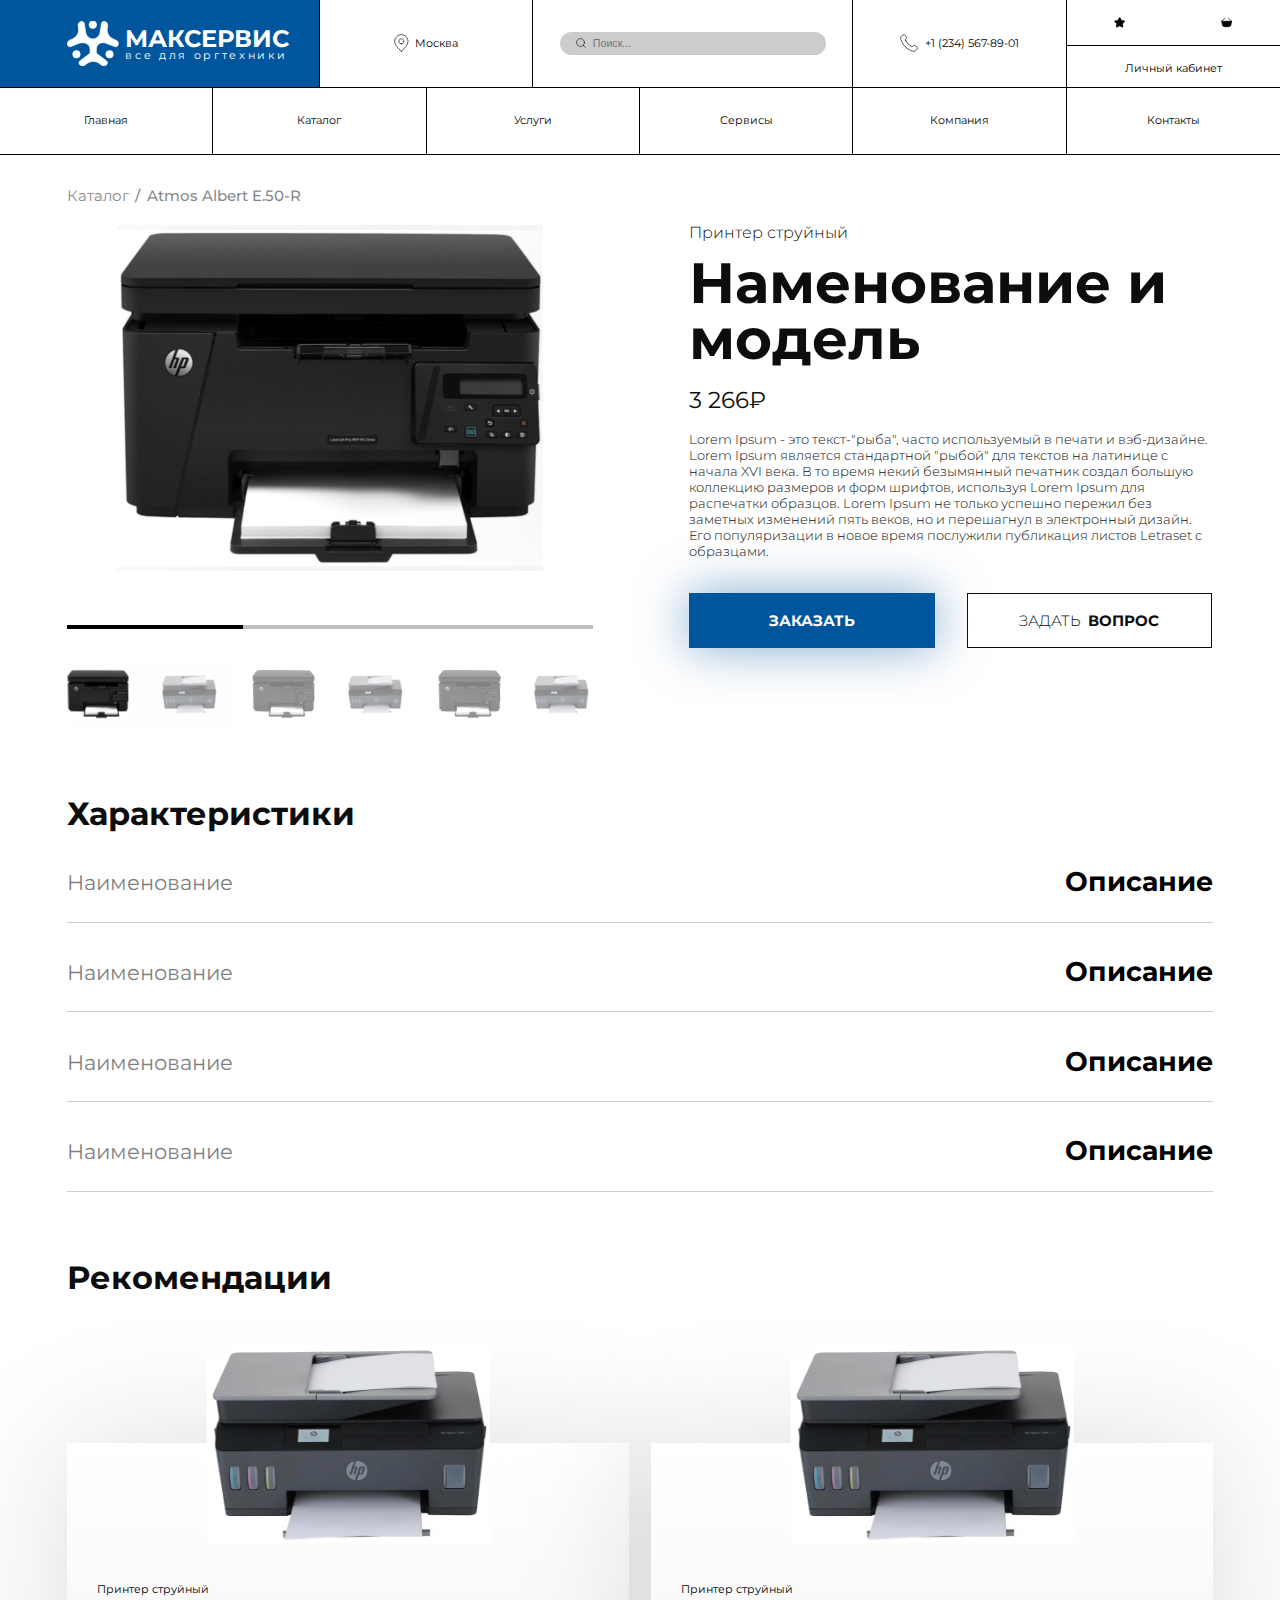
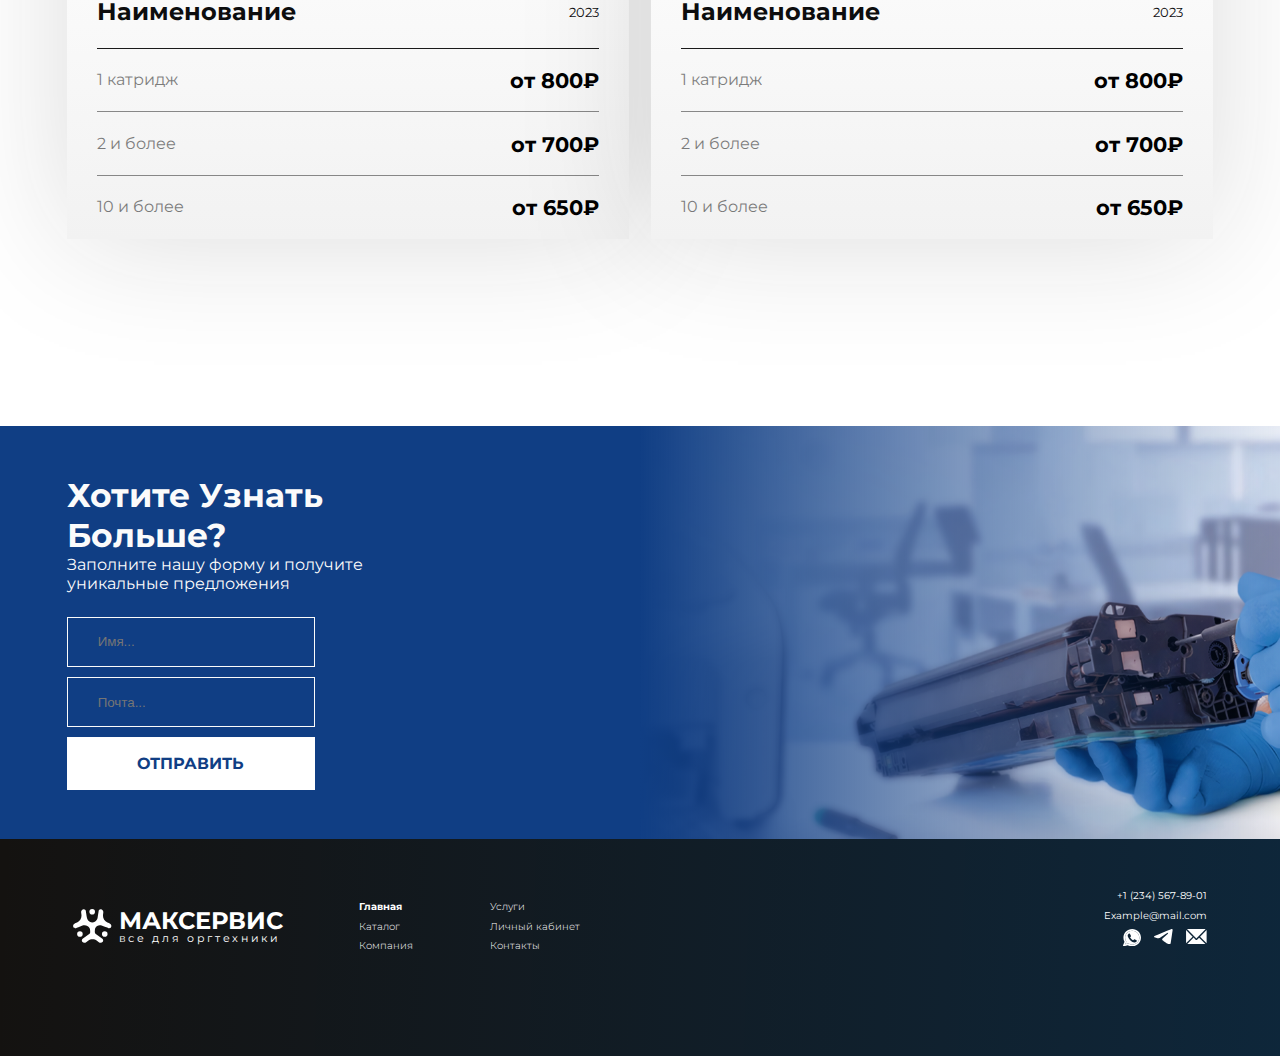
<file: item.html>
<!DOCTYPE html>
<html lang="en">
<head>
    <meta charset="UTF-8">
    <meta name="viewport" content="width=device-width, initial-scale=1.0">
    <title>Document</title>
    <link href="assets/css/style.css" rel="stylesheet">
    <link rel="preconnect" href="https://fonts.googleapis.com">
    <link rel="preconnect" href="https://fonts.gstatic.com" crossorigin>
    <link href="https://fonts.googleapis.com/css2?family=Inter:wght@400;500;600;700&family=Montserrat:wght@400;500;600;700&display=swap" rel="stylesheet">
    <link rel="stylesheet" href="https://cdn.jsdelivr.net/npm/swiper@11/swiper-bundle.min.css" />
</head>
<body>
    <header class="header-black">
        <div class="header-block_top">
            <div class="header-block_logo header-btn-animate">
                <a class="logo">
                    <svg xmlns="http://www.w3.org/2000/svg" viewBox="0 0 78 69" fill="none">
                        <circle cx="38.7216" cy="5.6864" r="5.6864" fill="white"/>
                        <circle cx="64.1747" cy="50.6376" r="5.6864" fill="white"/>
                        <circle cx="13.8094" cy="50.6376" r="5.6864" fill="white"/>
                        <path fill-rule="evenodd" clip-rule="evenodd" d="M27.9223 17.4036C28.52 20.9613 30.6821 24.0588 33.8064 25.8626C36.9728 27.6907 40.8741 27.6907 44.0406 25.8626C47.0575 24.1208 49.1371 21.124 49.6985 17.686C50.4895 12.8417 51.5575 6.19304 51.814 4.06713C52.079 1.87084 54.0744 0.305239 56.2704 0.570264C59.419 0.950214 61.6638 3.81073 61.2836 6.95941L60.7123 11.6954C59.9195 18.2667 63.5287 24.5832 69.5949 27.2311C71.8038 28.1953 73.6313 28.9915 74.1257 29.2026C77.0426 30.4478 78.3976 33.8219 77.1525 36.7387C76.2838 38.7733 73.9302 39.7184 71.8956 38.8498C69.6121 37.8749 62.5717 35.2977 57.7903 33.5655C54.8235 32.4907 51.5389 32.7896 48.8062 34.3673C45.9811 35.9984 44.2407 39.0128 44.2407 42.2749C44.2407 44.4737 43.2746 48.4778 45.3232 50.0149L59.4467 60.6119C61.2165 61.9392 61.5745 64.4499 60.2466 66.2197C58.3435 68.7564 54.7437 69.2698 52.207 67.3668L48.3916 64.5041C43.097 60.5317 35.8219 60.4992 30.4955 64.4289C28.5559 65.8598 26.9527 67.0444 26.5231 67.3668C23.9862 69.2698 20.3867 68.7564 18.4833 66.2197C17.1556 64.4499 17.5138 61.9392 19.2834 60.6119L33.407 50.0149C35.3333 48.5696 34.4926 45.0841 34.4926 43.0071C34.4926 39.6086 32.6795 36.4681 29.7362 34.7688C26.1658 32.7074 21.8517 32.3871 18.0198 33.9082C13.3204 35.7736 7.34436 38.156 5.71932 38.8498C3.68478 39.7184 1.33129 38.7733 0.462667 36.7387C-0.782623 33.8219 0.572409 30.4478 3.48921 29.2026C3.98428 28.9912 5.81153 28.1952 8.01992 27.2312C14.0863 24.5832 17.6956 18.2665 16.9026 11.6951L16.3312 6.95941C15.9512 3.81073 18.1957 0.950214 21.3444 0.570264C23.5407 0.305239 25.536 1.87084 25.801 4.06713C26.0546 6.16841 27.1171 12.6107 27.9223 17.4036Z" fill="white"/>
                    </svg>
                    <div class="header-block_logo-text">
                        <h1>МАКСЕРВИС</h1>
                        <p>все для оргтехники</p>
                    </div>
                </a>
            </div>
            <div class="header-block_maps header-btn-animate">
                <svg xmlns="http://www.w3.org/2000/svg" viewBox="0 0 22 27" fill="none">
                    <path d="M11 14.75C13.0711 14.75 14.75 13.0711 14.75 11C14.75 8.92894 13.0711 7.25 11 7.25C8.92887 7.25 7.25 8.92894 7.25 11C7.25 13.0711 8.92887 14.75 11 14.75Z" stroke="#FBFBFB" stroke-linecap="round" stroke-linejoin="round"/>
                    <path d="M11 26C16 21 21 16.5229 21 11C21 5.47715 16.5229 1 11 1C5.47715 1 1 5.47715 1 11C1 16.5229 6 21 11 26Z" stroke="#FBFBFB" stroke-linecap="round" stroke-linejoin="round"/>
                </svg>
                <p>Москва</p>
            </div>
            <div class="header-block_search header-btn-animate">
                <div class="search-input">
                    <a class="search-input-btn">
                        <svg xmlns="http://www.w3.org/2000/svg" viewBox="0 0 17 17" fill="none">
                            <path d="M16 16L12.375 12.375M14.3333 7.66667C14.3333 11.3486 11.3486 14.3333 7.66667 14.3333C3.98477 14.3333 1 11.3486 1 7.66667C1 3.98477 3.98477 1 7.66667 1C11.3486 1 14.3333 3.98477 14.3333 7.66667Z" stroke="#FBFBFB" stroke-linecap="round" stroke-linejoin="round"/>
                        </svg>
                    </a>
                    <input type="search" id="header_search" placeholder="Поиск...">
                </div>
            </div>
            <div class="header-block_phone header-btn-animate">
                <svg xmlns="http://www.w3.org/2000/svg" viewBox="0 0 27 27" fill="none">
                    <path d="M8.32392 9.46348C9.25912 11.4114 10.5341 13.2369 12.1485 14.8515C13.7631 16.4661 15.5888 17.741 17.5366 18.6762C17.7041 18.7565 17.7879 18.7968 17.8939 18.8277C18.2706 18.9375 18.7331 18.8587 19.0521 18.6302C19.142 18.5659 19.2187 18.4891 19.3723 18.3356C19.8421 17.8657 20.077 17.6308 20.3132 17.4773C21.2039 16.8982 22.3522 16.8982 23.243 17.4773C23.4792 17.6308 23.7141 17.8657 24.1838 18.3356L24.4456 18.5973C25.1598 19.3115 25.5168 19.6685 25.7107 20.052C26.0964 20.8145 26.0964 21.7152 25.7107 22.4779C25.5168 22.8613 25.1598 23.2184 24.4456 23.9324L24.2338 24.1442C23.5222 24.856 23.1664 25.2118 22.6825 25.4835C22.1457 25.785 21.312 26.0019 20.6963 26C20.1415 25.9984 19.7621 25.8907 19.0038 25.6755C14.9278 24.5186 11.0816 22.3359 7.87295 19.1271C4.66424 15.9184 2.48145 12.0722 1.32457 7.99628C1.10929 7.23783 1.00165 6.85862 1.00001 6.30374C0.998171 5.68803 1.21499 4.85428 1.51654 4.31746C1.7883 3.83369 2.14413 3.47787 2.85579 2.76621L3.06759 2.5544C3.78169 1.84031 4.13875 1.48325 4.52221 1.2893C5.28484 0.903566 6.18546 0.903566 6.94809 1.2893C7.33155 1.48325 7.68861 1.84031 8.4027 2.5544L8.66455 2.81625C9.1343 3.286 9.36919 3.52089 9.52275 3.75708C10.1019 4.64781 10.1019 5.7961 9.52275 6.68683C9.36919 6.92301 9.1343 7.1579 8.66455 7.62765C8.51095 7.78127 8.43414 7.85806 8.36986 7.94783C8.14142 8.26686 8.06255 8.72944 8.17235 9.10616C8.20326 9.21217 8.24347 9.29593 8.32392 9.46348Z" stroke="#FBFBFB" stroke-linecap="round" stroke-linejoin="round"/>
                </svg>
                <p>+1 (234) 567-89-01</p>
            </div>
            <div class="header-block_account">
                <div class="header-block_account_top">
                    <div class="header-block_account__elem header-btn-animate">
                        <svg xmlns="http://www.w3.org/2000/svg" viewBox="0 0 17 16" fill="none">
                            <path d="M12.9376 9.86384C12.7434 10.0521 12.6541 10.3243 12.6984 10.5912L13.365 14.2808C13.4213 14.5935 13.2893 14.9099 13.0276 15.0907C12.7711 15.2781 12.4299 15.3006 12.1502 15.1507L8.82888 13.4184C8.7134 13.3569 8.58517 13.3239 8.45393 13.3201H8.25071C8.18022 13.3306 8.11123 13.3531 8.04824 13.3876L4.72617 15.1282C4.56194 15.2106 4.37597 15.2399 4.19374 15.2106C3.7498 15.1267 3.45359 14.7037 3.52633 14.2575L4.19374 10.568C4.23798 10.2988 4.14875 10.0251 3.95452 9.83384L1.24662 7.20919C1.02015 6.98947 0.941415 6.65951 1.0449 6.3618C1.14539 6.06484 1.40185 5.84812 1.71156 5.79937L5.43858 5.25869C5.72204 5.22945 5.97101 5.05697 6.09849 4.802L7.74078 1.43494C7.77977 1.35995 7.83001 1.29096 7.89076 1.23247L7.95825 1.17998C7.99349 1.14098 8.03399 1.10874 8.07898 1.08249L8.16072 1.05249L8.2882 1H8.60391C8.88588 1.02925 9.13409 1.19797 9.26383 1.44994L10.9279 4.802C11.0478 5.04722 11.2811 5.21745 11.5503 5.25869L15.2773 5.79937C15.5923 5.84437 15.8555 6.06184 15.9597 6.3618C16.0579 6.66251 15.9732 6.99247 15.7422 7.20919L12.9376 9.86384Z" stroke="white"/>
                        </svg>
                    </div>
                    <div class="header-block_account__elem header-btn-animate">
                        <svg xmlns="http://www.w3.org/2000/svg" viewBox="0 0 17 15" fill="none">
                            <path d="M16 5.875L11 1M16 5.875H1M16 5.875L14.8693 11.3874C14.5577 12.9065 13.1896 14 11.6007 14H5.39935C3.81041 14 2.44236 12.9065 2.13074 11.3874L1 5.875M1 5.875L6 1" stroke="white" stroke-linecap="round" stroke-linejoin="round"/>
                        </svg>
                    </div>
                </div>
                <a class="header-block_account_bottom header-btn-animate" onclick="$('.modal-login').fadeIn()">
                    Личный кабинет
                </a>
            </div>
        </div>
        <div class="header-block_bottom">
            <a class="header-block_bottom__elem header-btn-animate">Главная</a>
            <a class="header-block_bottom__elem header-btn-animate">Каталог</a>
            <a class="header-block_bottom__elem header-btn-animate">Услуги</a>
            <a class="header-block_bottom__elem header-btn-animate">Сервисы</a>
            <a class="header-block_bottom__elem header-btn-animate">Компания</a>
            <a class="header-block_bottom__elem header-btn-animate">Контакты</a>
        </div>
    </header>
    <main>
        <section class="card-item">
            <div class="breadcrumbs">
                <a href="/">Каталог</a>
                <p> / </p>
                <p>Atmos Albert E.50-R</p>
            </div>
            <div class="card-block">
                <div class="card-gallery">
                    <div class="swiper-container product-slider">
                        <div class="swiper-wrapper">
                            <div class="swiper-slide">
                                <img src="assets/images/Rectangle 11.png">
                            </div>
                            <div class="swiper-slide">
                                <img src="assets/images/image 8.png">
                            </div>
                            <div class="swiper-slide">
                                <img src="assets/images/Rectangle 11.png">
                            </div>
                            <div class="swiper-slide">
                                <img src="assets/images/image 8.png">
                            </div>
                            <div class="swiper-slide">
                                <img src="assets/images/Rectangle 11.png">
                            </div>
                            <div class="swiper-slide">
                                <img src="assets/images/image 8.png">
                            </div>
                            <div class="swiper-slide">
                                <img src="assets/images/Rectangle 11.png">
                            </div>
                            <div class="swiper-slide">
                                <img src="assets/images/image 8.png">
                            </div>
                        </div>
                    </div>
            
                    <div class="pagination-gallery">
                        <div class="swiper-pagination"></div>
                    <div class="swiper-container product-thumbs">
                        <div class="swiper-wrapper">
                            <div class="swiper-slide">
                                <img src="assets/images/Rectangle 11.png">
                            </div>
                            <div class="swiper-slide">
                                <img src="assets/images/image 8.png">
                            </div>
                            <div class="swiper-slide">
                                <img src="assets/images/Rectangle 11.png">
                            </div>
                            <div class="swiper-slide">
                                <img src="assets/images/image 8.png">
                            </div>
                            <div class="swiper-slide">
                                <img src="assets/images/Rectangle 11.png">
                            </div>
                            <div class="swiper-slide">
                                <img src="assets/images/image 8.png">
                            </div>
                            <div class="swiper-slide">
                                <img src="assets/images/Rectangle 11.png">
                            </div>
                            <div class="swiper-slide">
                                <img src="assets/images/image 8.png">
                            </div>
                        </div>
                    </div>
                    </div>
                </div>
                <div class="card-info">
                    <p class="card-info-subtitle">Принтер струйный</p>
                    <h4 class="card-info-title">Наменование и модель</h4>
                    <p class="card-info-price">3 266₽</p>
                    <p class="card-info-desc">Lorem Ipsum - это текст-"рыба", часто используемый в печати и вэб-дизайне. Lorem Ipsum является стандартной "рыбой" для текстов на латинице с начала XVI века. В то время некий безымянный печатник создал большую коллекцию размеров и форм шрифтов, используя Lorem Ipsum для распечатки образцов. Lorem Ipsum не только успешно пережил без заметных изменений пять веков, но и перешагнул в электронный дизайн. Его популяризации в новое время послужили публикация листов Letraset с образцами.</p>
                    <div class="card-info-btn">
                        <button class="card-info__add-cart">заказать</button>
                        <button class="card-info__faq" onclick="$('.modal-feedback').fadeIn()">задать <strong>вопрос</strong></button>
                    </div>
                </div>
            </div>
            
        </section>
        <section class="specifications">
            <h1>Характеристики</h1>
            <div class="specifications-block">
                <div class="specifications__elem">
                    <p class="specifications__elem-title">Наименование</p>
                    <p class="specifications__elem-desc">Описание</p>
                </div>
                <div class="specifications__elem">
                    <p class="specifications__elem-title">Наименование</p>
                    <p class="specifications__elem-desc">Описание</p>
                </div>
                <div class="specifications__elem">
                    <p class="specifications__elem-title">Наименование</p>
                    <p class="specifications__elem-desc">Описание</p>
                </div>
                <div class="specifications__elem">
                    <p class="specifications__elem-title">Наименование</p>
                    <p class="specifications__elem-desc">Описание</p>
                </div>
            </div>
        </section>
        <section class="recommendations">
            <h1>Рекомендации</h1>
            <div class="main-recommendations-sales_block">
                <div class="main-recommendations-sales__elem">
                    <img src="assets/images/printer.png">
                    <div class="main-recommendations-sales__elem-info">
                        <div class="main-recommendations-sales__elem-title">
                            <p>Принтер струйный</p>
                            <h4>Наименование</h4>
                        </div>
                        <div class="main-recommendations-sales__elem-date">
                            <p>2023</p>
                        </div>
                    </div>
                    <hr>
                    <div class="main-recommendations-sales__elem-desc">
                        <div class="main-recommendations-sales__elem-price-info">
                            <p class="main-recommendations-sales__elem-price-title">1 катридж</p>
                            <p class="main-recommendations-sales__elem-price">от 800₽</p>
                        </div>
                        <hr>
                        <div class="main-recommendations-sales__elem-price-info">
                            <p class="main-recommendations-sales__elem-price-title">2 и более</p>
                            <p class="main-recommendations-sales__elem-price">от 700₽</p>
                        </div>
                        <hr>
                        <div class="main-recommendations-sales__elem-price-info">
                            <p class="main-recommendations-sales__elem-price-title">10 и более</p>
                            <p class="main-recommendations-sales__elem-price">от 650₽</p>
                        </div>
                    </div>
                </div>
                <div class="main-recommendations-sales__elem">
                    <img src="assets/images/printer.png">
                    <div class="main-recommendations-sales__elem-info">
                        <div class="main-recommendations-sales__elem-title">
                            <p>Принтер струйный</p>
                            <h4>Наименование</h4>
                        </div>
                        <div class="main-recommendations-sales__elem-date">
                            <p>2023</p>
                        </div>
                    </div>
                    <hr>
                    <div class="main-recommendations-sales__elem-desc">
                        <div class="main-recommendations-sales__elem-price-info">
                            <p class="main-recommendations-sales__elem-price-title">1 катридж</p>
                            <p class="main-recommendations-sales__elem-price">от 800₽</p>
                        </div>
                        <hr>
                        <div class="main-recommendations-sales__elem-price-info">
                            <p class="main-recommendations-sales__elem-price-title">2 и более</p>
                            <p class="main-recommendations-sales__elem-price">от 700₽</p>
                        </div>
                        <hr>
                        <div class="main-recommendations-sales__elem-price-info">
                            <p class="main-recommendations-sales__elem-price-title">10 и более</p>
                            <p class="main-recommendations-sales__elem-price">от 650₽</p>
                        </div>
                    </div>
                </div>
            </div>
        </section>
        <section class="main-form">
            <div class="main-form-block">
                <h1>Хотите узнать больше?</h1>
                <p>Заполните нашу форму и получите уникальные предложения</p>
                <form>
                    <input type="text" placeholder="Имя...">
                    <input type="email" placeholder="Почта...">
                    <button type="submit">Отправить</button>
                </form>
            </div>
        </section>
    </main>
    <div class="modal-feedback">
        <div class="modal-feedback-block">
            <div class="modal-feedback-group">
                <div class="modal-feedback-close" onclick="$('.modal-feedback').fadeOut()">
                    <svg xmlns="http://www.w3.org/2000/svg" width="100" height="100" viewBox="0 0 100 100" fill="none">
                        <path d="M29.0392 29.0372C29.3295 28.7462 29.6743 28.5153 30.054 28.3578C30.4336 28.2002 30.8406 28.1191 31.2517 28.1191C31.6627 28.1191 32.0697 28.2002 32.4494 28.3578C32.829 28.5153 33.1739 28.7462 33.4642 29.0372L50.0017 45.581L66.5392 29.0372C66.8297 28.7467 67.1747 28.5162 67.5543 28.359C67.9339 28.2017 68.3408 28.1208 68.7517 28.1208C69.1626 28.1208 69.5695 28.2017 69.9491 28.359C70.3287 28.5162 70.6736 28.7467 70.9642 29.0372C71.2547 29.3278 71.4852 29.6727 71.6424 30.0523C71.7997 30.4319 71.8806 30.8388 71.8806 31.2497C71.8806 31.6606 71.7997 32.0675 71.6424 32.4471C71.4852 32.8267 71.2547 33.1717 70.9642 33.4622L54.4204 49.9997L70.9642 66.5372C71.2547 66.8278 71.4852 67.1727 71.6424 67.5523C71.7997 67.9319 71.8806 68.3388 71.8806 68.7497C71.8806 69.1606 71.7997 69.5675 71.6424 69.9471C71.4852 70.3267 71.2547 70.6717 70.9642 70.9622C70.6736 71.2528 70.3287 71.4833 69.9491 71.6405C69.5695 71.7977 69.1626 71.8787 68.7517 71.8787C68.3408 71.8787 67.9339 71.7977 67.5543 71.6405C67.1747 71.4833 66.8297 71.2528 66.5392 70.9622L50.0017 54.4185L33.4642 70.9622C33.1736 71.2528 32.8287 71.4833 32.4491 71.6405C32.0695 71.7977 31.6626 71.8787 31.2517 71.8787C30.8408 71.8787 30.4339 71.7977 30.0543 71.6405C29.6747 71.4833 29.3297 71.2528 29.0392 70.9622C28.7486 70.6717 28.5182 70.3267 28.3609 69.9471C28.2037 69.5675 28.1227 69.1606 28.1227 68.7497C28.1227 68.3388 28.2037 67.9319 28.3609 67.5523C28.5182 67.1727 28.7486 66.8278 29.0392 66.5372L45.5829 49.9997L29.0392 33.4622C28.7482 33.1719 28.5173 32.8271 28.3597 32.4474C28.2022 32.0678 28.1211 31.6608 28.1211 31.2497C28.1211 30.8387 28.2022 30.4317 28.3597 30.052C28.5173 29.6724 28.7482 29.3275 29.0392 29.0372Z" fill="#00569C"/>
                    </svg>
                </div>
                <div class="modal-feedback-title">
                    <h1>Оставить заявку </h1>
                    <p>Заполните нашу форму и получите
                        уникальные предложения</p>
                </div>
                <form class="modal-feedback-form">
                    <input type="text" placeholder="Имя...">
                    <input type="text" placeholder="Почта...">
                    <button type="submit">Отправить</button>
                </form>
            </div>
        </div>
    </div>
    <footer>
        <div class="footer-background"></div>
        <div class="footer-left">
            <div class="footer-block_logo">
                <a class="logo">
                    <svg xmlns="http://www.w3.org/2000/svg" viewBox="0 0 78 69" fill="none">
                        <circle cx="38.7216" cy="5.6864" r="5.6864" fill="white"/>
                        <circle cx="64.1747" cy="50.6376" r="5.6864" fill="white"/>
                        <circle cx="13.8094" cy="50.6376" r="5.6864" fill="white"/>
                        <path fill-rule="evenodd" clip-rule="evenodd" d="M27.9223 17.4036C28.52 20.9613 30.6821 24.0588 33.8064 25.8626C36.9728 27.6907 40.8741 27.6907 44.0406 25.8626C47.0575 24.1208 49.1371 21.124 49.6985 17.686C50.4895 12.8417 51.5575 6.19304 51.814 4.06713C52.079 1.87084 54.0744 0.305239 56.2704 0.570264C59.419 0.950214 61.6638 3.81073 61.2836 6.95941L60.7123 11.6954C59.9195 18.2667 63.5287 24.5832 69.5949 27.2311C71.8038 28.1953 73.6313 28.9915 74.1257 29.2026C77.0426 30.4478 78.3976 33.8219 77.1525 36.7387C76.2838 38.7733 73.9302 39.7184 71.8956 38.8498C69.6121 37.8749 62.5717 35.2977 57.7903 33.5655C54.8235 32.4907 51.5389 32.7896 48.8062 34.3673C45.9811 35.9984 44.2407 39.0128 44.2407 42.2749C44.2407 44.4737 43.2746 48.4778 45.3232 50.0149L59.4467 60.6119C61.2165 61.9392 61.5745 64.4499 60.2466 66.2197C58.3435 68.7564 54.7437 69.2698 52.207 67.3668L48.3916 64.5041C43.097 60.5317 35.8219 60.4992 30.4955 64.4289C28.5559 65.8598 26.9527 67.0444 26.5231 67.3668C23.9862 69.2698 20.3867 68.7564 18.4833 66.2197C17.1556 64.4499 17.5138 61.9392 19.2834 60.6119L33.407 50.0149C35.3333 48.5696 34.4926 45.0841 34.4926 43.0071C34.4926 39.6086 32.6795 36.4681 29.7362 34.7688C26.1658 32.7074 21.8517 32.3871 18.0198 33.9082C13.3204 35.7736 7.34436 38.156 5.71932 38.8498C3.68478 39.7184 1.33129 38.7733 0.462667 36.7387C-0.782623 33.8219 0.572409 30.4478 3.48921 29.2026C3.98428 28.9912 5.81153 28.1952 8.01992 27.2312C14.0863 24.5832 17.6956 18.2665 16.9026 11.6951L16.3312 6.95941C15.9512 3.81073 18.1957 0.950214 21.3444 0.570264C23.5407 0.305239 25.536 1.87084 25.801 4.06713C26.0546 6.16841 27.1171 12.6107 27.9223 17.4036Z" fill="white"/>
                    </svg>
                    <div class="footer-block_logo-text">
                        <h1>МАКСЕРВИС</h1>
                        <p>все для оргтехники</p>
                    </div>
                </a>
            </div>
            <ul class="footer-left-colum">
                <li><a href="/" class="active">Главная</a></li>
                <li><a href="/">Каталог</a></li>
                <li><a href="/">Компания</a></li>
            </ul>
            <ul class="footer-left-colum">
                <li><a href="/">Услуги</a></li>
                <li><a href="/">Личный кабинет</a></li>
                <li><a href="/">Контакты</a></li>
            </ul>
        </div>
        <div class="footer-right">
            <a href="tel:+1 (234) 567-89-01">+1 (234) 567-89-01</a>
            <a>Example@mail.com</a>
            <div class="footer-social">
                <a href="/" class="whatsapp-icon">
                    <svg xmlns="http://www.w3.org/2000/svg"  viewBox="0 0 27 26" fill="none">
                        <path fill-rule="evenodd" clip-rule="evenodd" d="M3.13956 13C3.13956 7.18785 7.91866 2.47619 13.814 2.47619C19.7092 2.47619 24.4884 7.18785 24.4884 13C24.4884 18.8121 19.7092 23.5238 13.814 23.5238C11.714 23.5238 9.75927 22.9272 8.11002 21.897C7.80309 21.7054 7.42699 21.6541 7.07882 21.7565L3.46315 22.8204L4.8245 19.6799C4.98541 19.3087 4.95267 18.8835 4.73677 18.5406C3.72437 16.9322 3.13956 15.0353 3.13956 13ZM15.0425 16.8481L16.6929 15.702C17.0982 15.4207 17.6331 15.4006 18.0589 15.6506L20.1665 16.8887C20.5186 17.0956 20.7462 17.4588 20.7762 17.8618C20.8061 18.2648 20.6347 18.6569 20.3169 18.9121L19.5741 19.5089C18.8473 20.0928 17.8157 20.4636 16.7257 20.187C15.3728 19.8435 13.0593 18.9593 10.7818 16.7139C8.6649 14.6268 7.63156 12.4011 7.14735 10.987C6.6803 9.62283 7.24382 8.27558 8.19665 7.45573L8.59287 7.11481C8.88151 6.86646 9.26933 6.76158 9.6461 6.82999C10.0229 6.8984 10.3473 7.13261 10.5273 7.46604L11.8637 9.94223C12.141 10.4561 12.0178 11.0911 11.5677 11.4677L10.5189 12.3454C11.006 13.1774 11.6666 14.0844 12.5578 14.963C13.415 15.8081 14.2696 16.414 15.0425 16.8481Z" fill="#FEFEFE"/>
                        <path fill-rule="evenodd" clip-rule="evenodd" d="M13.814 2.47619C7.91866 2.47619 3.13956 7.18785 3.13956 13C3.13956 15.0353 3.72437 16.9322 4.73677 18.5406C4.95267 18.8835 4.98541 19.3087 4.8245 19.6799L3.46315 22.8204L7.07882 21.7565C7.42699 21.6541 7.80309 21.7054 8.11002 21.897C9.75927 22.9272 11.714 23.5238 13.814 23.5238C19.7092 23.5238 24.4884 18.8121 24.4884 13C24.4884 7.18785 19.7092 2.47619 13.814 2.47619ZM0.627934 13C0.627934 5.82029 6.53153 0 13.814 0C21.0964 0 27 5.82029 27 13C27 20.1797 21.0964 25.9999 13.814 25.9999C11.4326 25.9999 9.19564 25.3766 7.2654 24.2858L1.61497 25.9482C1.14822 26.0856 0.643016 25.9445 0.318752 25.5861C-0.00551122 25.2277 -0.0903565 24.7169 0.101057 24.2753L2.26631 19.2804C1.22211 17.4179 0.627934 15.2757 0.627934 13Z" fill="#FEFEFE"/>
                    </svg>
                </a>
                <a href="/" class="tg-icon">
                    <svg xmlns="http://www.w3.org/2000/svg" width="28" height="23" viewBox="0 0 28 23" fill="none">
                        <path d="M25.6129 0.203051C25.6129 0.203051 28.2031 -0.79252 27.9872 1.6253C27.9153 2.62088 27.2677 6.10538 26.7641 9.87435L25.0373 21.039C25.0373 21.039 24.8934 22.6746 23.5983 22.959C22.3031 23.2435 20.3605 21.9635 20.0007 21.679C19.7129 21.4657 14.6045 18.2656 12.8057 16.7011C12.3021 16.2745 11.7265 15.4211 12.8777 14.4255L20.4325 7.31432C21.2959 6.46096 22.1593 4.46982 18.5617 6.88764L8.48874 13.6433C8.48874 13.6433 7.33754 14.3544 5.17907 13.7144L0.502281 12.2922C0.502281 12.2922 -1.22453 11.2255 1.72543 10.1588C8.92047 6.81647 17.7703 3.40308 25.6129 0.203051Z" fill="#FEFEFE"/>
                    </svg>
                </a>
                <a href="/" class="mail-icon">
                    <svg xmlns="http://www.w3.org/2000/svg" width="31" height="23" viewBox="0 0 31 23" fill="none">
                        <path d="M29.499 0.0769229L15.5652 14.1884L1.51087 0.0769229H29.499Z" fill="#FEFEFE"/>
                        <path d="M1.50089 22.9231L11.3836 12.9144L14.8465 16.3913C15.2473 16.7938 15.8942 16.7925 16.2934 16.3881L19.6699 12.9686L29.4991 22.9231H1.50089Z" fill="#FEFEFE"/>
                        <path d="M0.0507812 21.4546V1.53555L9.92727 11.4522L0.0507812 21.4546Z" fill="#FEFEFE"/>
                        <path d="M30.9492 21.4545L21.12 11.5L30.9492 1.54545V21.4545Z" fill="#FEFEFE"/>
                    </svg>
                </a>
            </div>
        </div>
    </footer>
    <script src="https://code.jquery.com/jquery-3.7.1.min.js" integrity="sha256-/JqT3SQfawRcv/BIHPThkBvs0OEvtFFmqPF/lYI/Cxo=" crossorigin="anonymous"></script>
    <script src="https://cdn.jsdelivr.net/npm/swiper@11/swiper-bundle.min.js"></script>
    <script src="assets/script/script.js"></script>
</body>
</html>
</file>
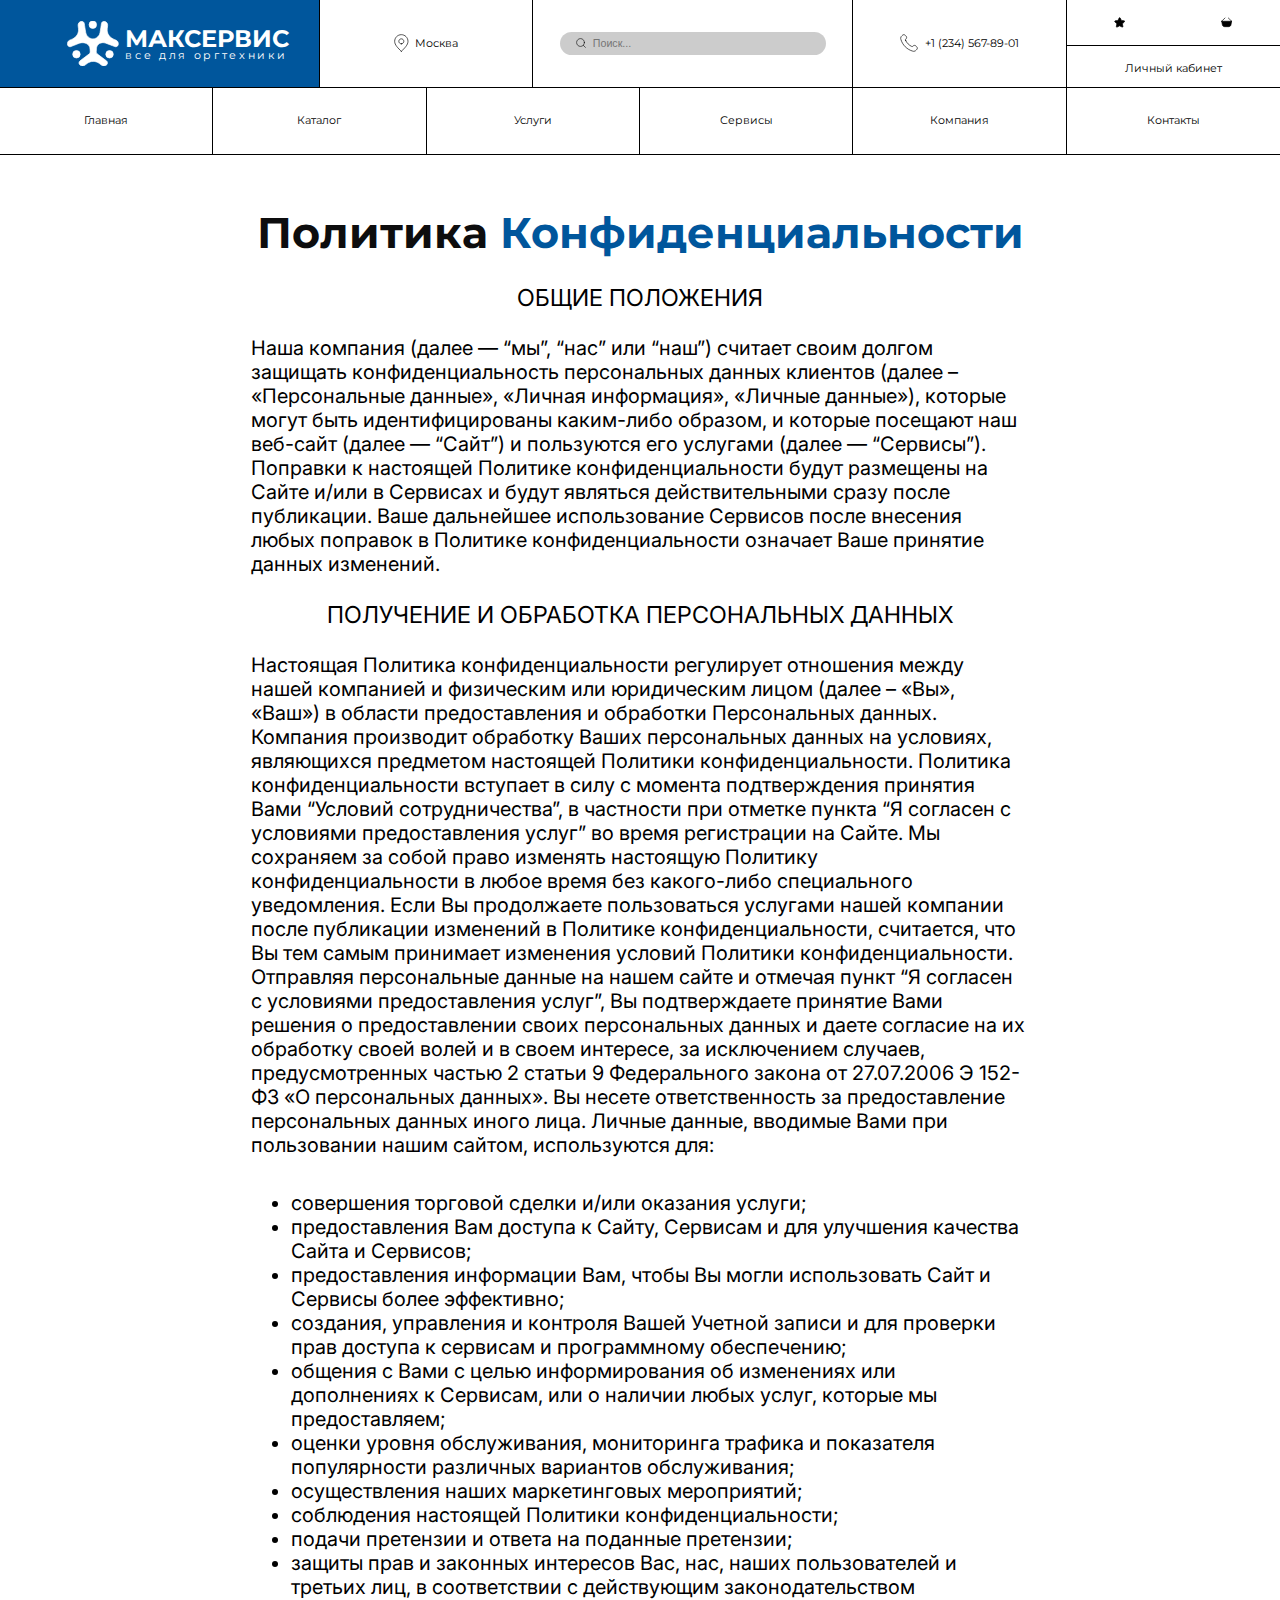
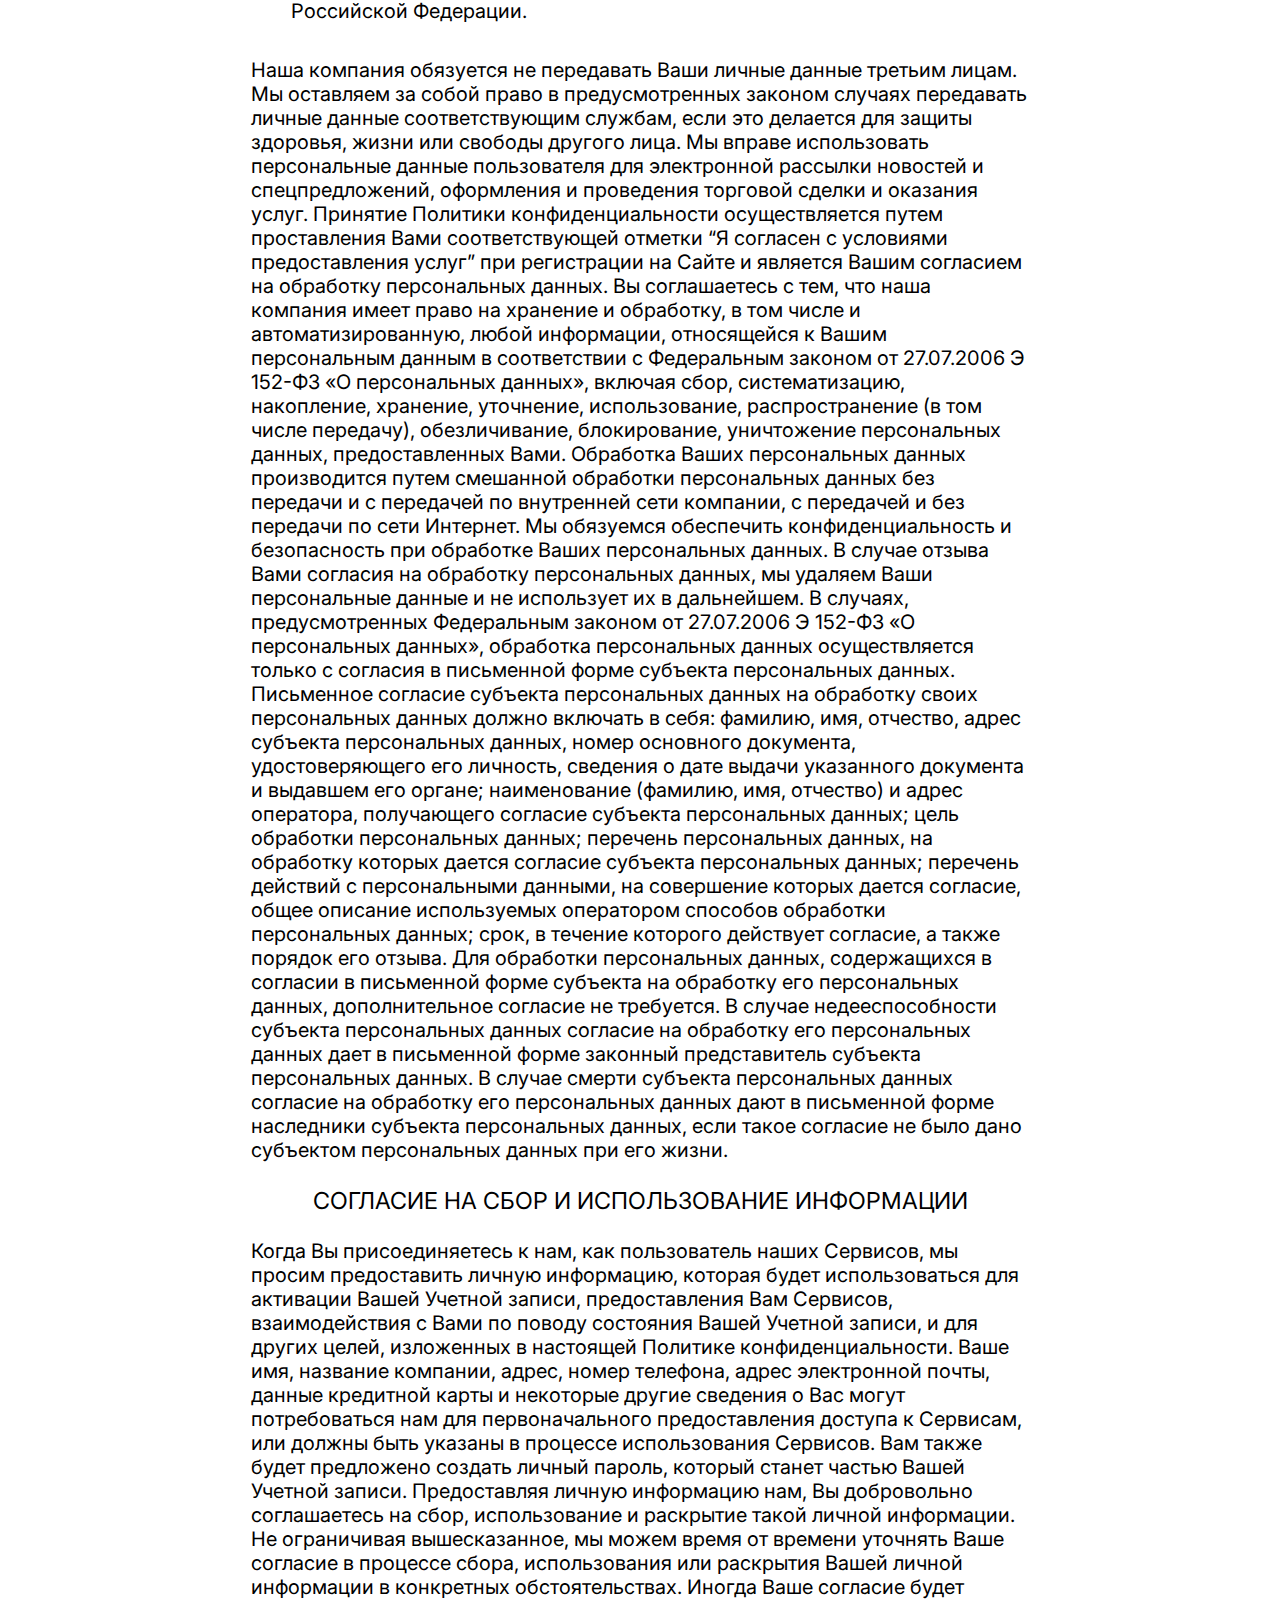
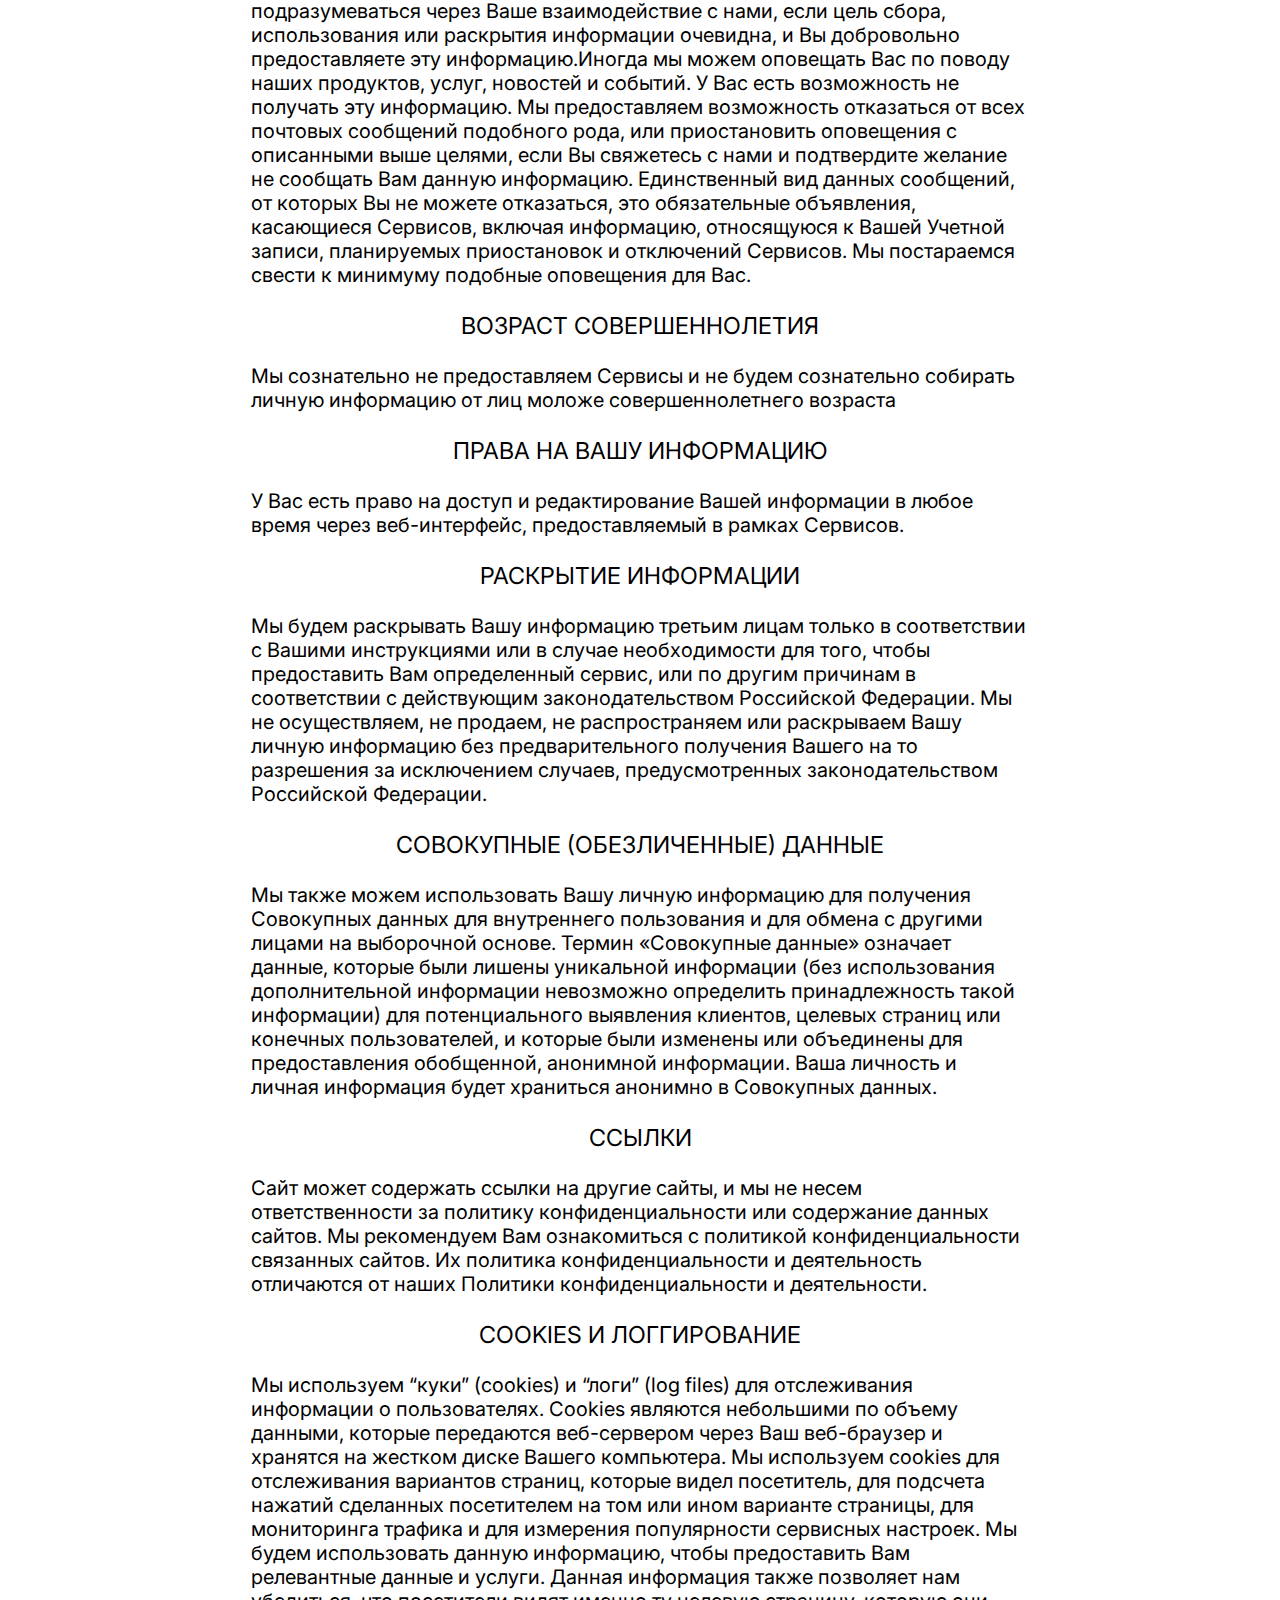
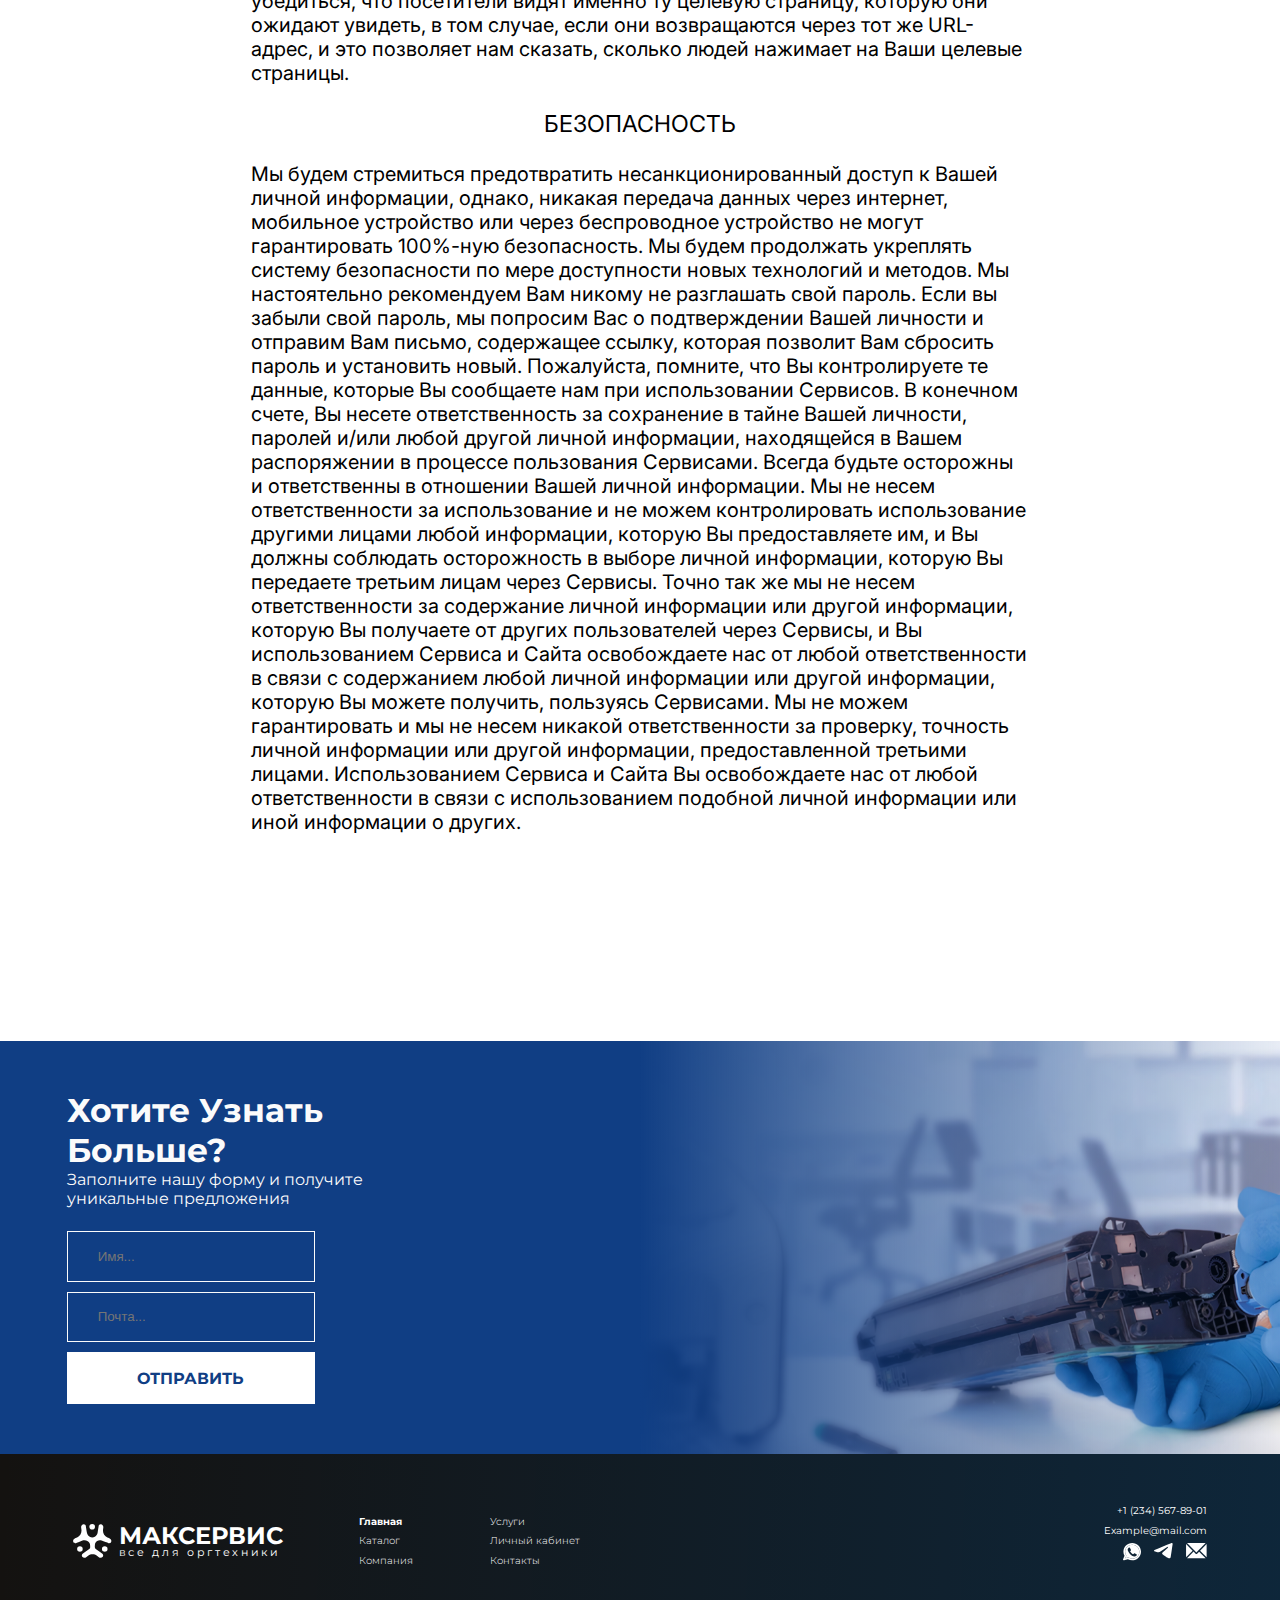
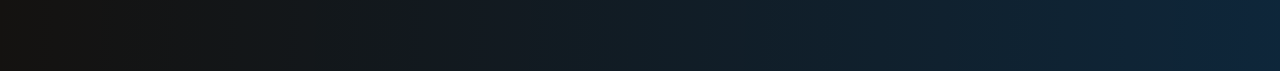
<file: policy.html>
<!DOCTYPE html>
<html lang="en">
<head>
    <meta charset="UTF-8">
    <meta name="viewport" content="width=device-width, initial-scale=1.0">
    <title>Document</title>
    <link href="assets/css/style.css" rel="stylesheet">
    <link rel="preconnect" href="https://fonts.googleapis.com">
    <link rel="preconnect" href="https://fonts.gstatic.com" crossorigin>
    <link href="https://fonts.googleapis.com/css2?family=Inter:wght@400;500;600;700&family=Montserrat:wght@400;500;600;700&display=swap" rel="stylesheet">
    <link rel="stylesheet" href="https://cdn.jsdelivr.net/npm/swiper@11/swiper-bundle.min.css" />
</head>
<body>
    <header class="header-black">
        <div class="header-block_top">
            <div class="header-block_logo header-btn-animate">
                <a class="logo">
                    <svg xmlns="http://www.w3.org/2000/svg" viewBox="0 0 78 69" fill="none">
                        <circle cx="38.7216" cy="5.6864" r="5.6864" fill="white"/>
                        <circle cx="64.1747" cy="50.6376" r="5.6864" fill="white"/>
                        <circle cx="13.8094" cy="50.6376" r="5.6864" fill="white"/>
                        <path fill-rule="evenodd" clip-rule="evenodd" d="M27.9223 17.4036C28.52 20.9613 30.6821 24.0588 33.8064 25.8626C36.9728 27.6907 40.8741 27.6907 44.0406 25.8626C47.0575 24.1208 49.1371 21.124 49.6985 17.686C50.4895 12.8417 51.5575 6.19304 51.814 4.06713C52.079 1.87084 54.0744 0.305239 56.2704 0.570264C59.419 0.950214 61.6638 3.81073 61.2836 6.95941L60.7123 11.6954C59.9195 18.2667 63.5287 24.5832 69.5949 27.2311C71.8038 28.1953 73.6313 28.9915 74.1257 29.2026C77.0426 30.4478 78.3976 33.8219 77.1525 36.7387C76.2838 38.7733 73.9302 39.7184 71.8956 38.8498C69.6121 37.8749 62.5717 35.2977 57.7903 33.5655C54.8235 32.4907 51.5389 32.7896 48.8062 34.3673C45.9811 35.9984 44.2407 39.0128 44.2407 42.2749C44.2407 44.4737 43.2746 48.4778 45.3232 50.0149L59.4467 60.6119C61.2165 61.9392 61.5745 64.4499 60.2466 66.2197C58.3435 68.7564 54.7437 69.2698 52.207 67.3668L48.3916 64.5041C43.097 60.5317 35.8219 60.4992 30.4955 64.4289C28.5559 65.8598 26.9527 67.0444 26.5231 67.3668C23.9862 69.2698 20.3867 68.7564 18.4833 66.2197C17.1556 64.4499 17.5138 61.9392 19.2834 60.6119L33.407 50.0149C35.3333 48.5696 34.4926 45.0841 34.4926 43.0071C34.4926 39.6086 32.6795 36.4681 29.7362 34.7688C26.1658 32.7074 21.8517 32.3871 18.0198 33.9082C13.3204 35.7736 7.34436 38.156 5.71932 38.8498C3.68478 39.7184 1.33129 38.7733 0.462667 36.7387C-0.782623 33.8219 0.572409 30.4478 3.48921 29.2026C3.98428 28.9912 5.81153 28.1952 8.01992 27.2312C14.0863 24.5832 17.6956 18.2665 16.9026 11.6951L16.3312 6.95941C15.9512 3.81073 18.1957 0.950214 21.3444 0.570264C23.5407 0.305239 25.536 1.87084 25.801 4.06713C26.0546 6.16841 27.1171 12.6107 27.9223 17.4036Z" fill="white"/>
                    </svg>
                    <div class="header-block_logo-text">
                        <h1>МАКСЕРВИС</h1>
                        <p>все для оргтехники</p>
                    </div>
                </a>
            </div>
            <div class="header-block_maps header-btn-animate">
                <svg xmlns="http://www.w3.org/2000/svg" viewBox="0 0 22 27" fill="none">
                    <path d="M11 14.75C13.0711 14.75 14.75 13.0711 14.75 11C14.75 8.92894 13.0711 7.25 11 7.25C8.92887 7.25 7.25 8.92894 7.25 11C7.25 13.0711 8.92887 14.75 11 14.75Z" stroke="#FBFBFB" stroke-linecap="round" stroke-linejoin="round"/>
                    <path d="M11 26C16 21 21 16.5229 21 11C21 5.47715 16.5229 1 11 1C5.47715 1 1 5.47715 1 11C1 16.5229 6 21 11 26Z" stroke="#FBFBFB" stroke-linecap="round" stroke-linejoin="round"/>
                </svg>
                <p>Москва</p>
            </div>
            <div class="header-block_search header-btn-animate">
                <div class="search-input">
                    <a class="search-input-btn">
                        <svg xmlns="http://www.w3.org/2000/svg" viewBox="0 0 17 17" fill="none">
                            <path d="M16 16L12.375 12.375M14.3333 7.66667C14.3333 11.3486 11.3486 14.3333 7.66667 14.3333C3.98477 14.3333 1 11.3486 1 7.66667C1 3.98477 3.98477 1 7.66667 1C11.3486 1 14.3333 3.98477 14.3333 7.66667Z" stroke="#FBFBFB" stroke-linecap="round" stroke-linejoin="round"/>
                        </svg>
                    </a>
                    <input type="search" id="header_search" placeholder="Поиск...">
                </div>
            </div>
            <div class="header-block_phone header-btn-animate">
                <svg xmlns="http://www.w3.org/2000/svg" viewBox="0 0 27 27" fill="none">
                    <path d="M8.32392 9.46348C9.25912 11.4114 10.5341 13.2369 12.1485 14.8515C13.7631 16.4661 15.5888 17.741 17.5366 18.6762C17.7041 18.7565 17.7879 18.7968 17.8939 18.8277C18.2706 18.9375 18.7331 18.8587 19.0521 18.6302C19.142 18.5659 19.2187 18.4891 19.3723 18.3356C19.8421 17.8657 20.077 17.6308 20.3132 17.4773C21.2039 16.8982 22.3522 16.8982 23.243 17.4773C23.4792 17.6308 23.7141 17.8657 24.1838 18.3356L24.4456 18.5973C25.1598 19.3115 25.5168 19.6685 25.7107 20.052C26.0964 20.8145 26.0964 21.7152 25.7107 22.4779C25.5168 22.8613 25.1598 23.2184 24.4456 23.9324L24.2338 24.1442C23.5222 24.856 23.1664 25.2118 22.6825 25.4835C22.1457 25.785 21.312 26.0019 20.6963 26C20.1415 25.9984 19.7621 25.8907 19.0038 25.6755C14.9278 24.5186 11.0816 22.3359 7.87295 19.1271C4.66424 15.9184 2.48145 12.0722 1.32457 7.99628C1.10929 7.23783 1.00165 6.85862 1.00001 6.30374C0.998171 5.68803 1.21499 4.85428 1.51654 4.31746C1.7883 3.83369 2.14413 3.47787 2.85579 2.76621L3.06759 2.5544C3.78169 1.84031 4.13875 1.48325 4.52221 1.2893C5.28484 0.903566 6.18546 0.903566 6.94809 1.2893C7.33155 1.48325 7.68861 1.84031 8.4027 2.5544L8.66455 2.81625C9.1343 3.286 9.36919 3.52089 9.52275 3.75708C10.1019 4.64781 10.1019 5.7961 9.52275 6.68683C9.36919 6.92301 9.1343 7.1579 8.66455 7.62765C8.51095 7.78127 8.43414 7.85806 8.36986 7.94783C8.14142 8.26686 8.06255 8.72944 8.17235 9.10616C8.20326 9.21217 8.24347 9.29593 8.32392 9.46348Z" stroke="#FBFBFB" stroke-linecap="round" stroke-linejoin="round"/>
                </svg>
                <p>+1 (234) 567-89-01</p>
            </div>
            <div class="header-block_account">
                <div class="header-block_account_top">
                    <div class="header-block_account__elem header-btn-animate">
                        <svg xmlns="http://www.w3.org/2000/svg" viewBox="0 0 17 16" fill="none">
                            <path d="M12.9376 9.86384C12.7434 10.0521 12.6541 10.3243 12.6984 10.5912L13.365 14.2808C13.4213 14.5935 13.2893 14.9099 13.0276 15.0907C12.7711 15.2781 12.4299 15.3006 12.1502 15.1507L8.82888 13.4184C8.7134 13.3569 8.58517 13.3239 8.45393 13.3201H8.25071C8.18022 13.3306 8.11123 13.3531 8.04824 13.3876L4.72617 15.1282C4.56194 15.2106 4.37597 15.2399 4.19374 15.2106C3.7498 15.1267 3.45359 14.7037 3.52633 14.2575L4.19374 10.568C4.23798 10.2988 4.14875 10.0251 3.95452 9.83384L1.24662 7.20919C1.02015 6.98947 0.941415 6.65951 1.0449 6.3618C1.14539 6.06484 1.40185 5.84812 1.71156 5.79937L5.43858 5.25869C5.72204 5.22945 5.97101 5.05697 6.09849 4.802L7.74078 1.43494C7.77977 1.35995 7.83001 1.29096 7.89076 1.23247L7.95825 1.17998C7.99349 1.14098 8.03399 1.10874 8.07898 1.08249L8.16072 1.05249L8.2882 1H8.60391C8.88588 1.02925 9.13409 1.19797 9.26383 1.44994L10.9279 4.802C11.0478 5.04722 11.2811 5.21745 11.5503 5.25869L15.2773 5.79937C15.5923 5.84437 15.8555 6.06184 15.9597 6.3618C16.0579 6.66251 15.9732 6.99247 15.7422 7.20919L12.9376 9.86384Z" stroke="white"/>
                        </svg>
                    </div>
                    <div class="header-block_account__elem header-btn-animate">
                        <svg xmlns="http://www.w3.org/2000/svg" viewBox="0 0 17 15" fill="none">
                            <path d="M16 5.875L11 1M16 5.875H1M16 5.875L14.8693 11.3874C14.5577 12.9065 13.1896 14 11.6007 14H5.39935C3.81041 14 2.44236 12.9065 2.13074 11.3874L1 5.875M1 5.875L6 1" stroke="white" stroke-linecap="round" stroke-linejoin="round"/>
                        </svg>
                    </div>
                </div>
                <a class="header-block_account_bottom header-btn-animate" onclick="$('.modal-login').fadeIn()">
                    Личный кабинет
                </a>
            </div>
        </div>
        <div class="header-block_bottom">
            <a class="header-block_bottom__elem header-btn-animate">Главная</a>
            <a class="header-block_bottom__elem header-btn-animate">Каталог</a>
            <a class="header-block_bottom__elem header-btn-animate">Услуги</a>
            <a class="header-block_bottom__elem header-btn-animate">Сервисы</a>
            <a class="header-block_bottom__elem header-btn-animate">Компания</a>
            <a class="header-block_bottom__elem header-btn-animate">Контакты</a>
        </div>
    </header>
    <main>
        <section class="policy">
            <h1>Политика <span>Конфиденциальности</span></h1>
            <h4>ОБЩИЕ ПОЛОЖЕНИЯ</h4>
            <p>Наша компания (далее — “мы”, “нас” или “наш”) считает своим долгом защищать конфиденциальность персональных данных клиентов (далее – «Персональные данные», «Личная информация», «Личные данные»), которые могут быть идентифицированы каким-либо образом, и которые посещают наш веб-сайт (далее — “Сайт”) и пользуются его услугами (далее — “Сервисы”). Поправки к настоящей Политике конфиденциальности будут размещены на Сайте и/или в Сервисах и будут являться действительными сразу после публикации. Ваше дальнейшее использование Сервисов после внесения любых поправок в Политике конфиденциальности означает Ваше принятие данных изменений.</p>
            <h4>ПОЛУЧЕНИЕ И ОБРАБОТКА ПЕРСОНАЛЬНЫХ ДАННЫХ</h4>
            <p>Настоящая Политика конфиденциальности регулирует отношения между нашей компанией и физическим или юридическим лицом (далее – «Вы», «Ваш») в области предоставления и обработки Персональных данных. Компания производит обработку Ваших персональных данных на условиях, являющихся предметом настоящей Политики конфиденциальности. Политика конфиденциальности вступает в силу с момента подтверждения принятия Вами “Условий сотрудничества”, в частности при отметке пункта “Я согласен с условиями предоставления услуг” во время регистрации на Сайте. Мы сохраняем за собой право изменять настоящую Политику конфиденциальности в любое время без какого-либо специального уведомления. Если Вы продолжаете пользоваться услугами нашей компании после публикации изменений в Политике конфиденциальности, считается, что Вы тем самым принимает изменения условий Политики конфиденциальности. Отправляя персональные данные на нашем сайте и отмечая пункт “Я согласен с условиями предоставления услуг”, Вы подтверждаете принятие Вами решения о предоставлении своих персональных данных и даете согласие на их обработку своей волей и в своем интересе, за исключением случаев, предусмотренных частью 2 статьи 9 Федерального закона от 27.07.2006 Э 152-ФЗ «О персональных данных». Вы несете ответственность за предоставление персональных данных иного лица. Личные данные, вводимые Вами при пользовании нашим сайтом, используются для:</p>
            <ul>
                <li>совершения торговой сделки и/или оказания услуги;</li>
                <li>предоставления Вам доступа к Сайту, Сервисам и для улучшения качества Сайта и Сервисов;</li>
                <li>предоставления информации Вам, чтобы Вы могли использовать Сайт и Сервисы более эффективно;</li>
                <li>создания, управления и контроля Вашей Учетной записи и для проверки прав доступа к сервисам и программному обеспечению;</li>
                <li>общения с Вами с целью информирования об изменениях или дополнениях к Сервисам, или о наличии любых услуг, которые мы предоставляем;</li>
                <li>оценки уровня обслуживания, мониторинга трафика и показателя популярности различных вариантов обслуживания;</li>
                <li>осуществления наших маркетинговых мероприятий;</li>
                <li>соблюдения настоящей Политики конфиденциальности;</li>
                <li>подачи претензии и ответа на поданные претензии;</li>
                <li>защиты прав и законных интересов Вас, нас, наших пользователей и третьих лиц, в соответствии с действующим законодательством Российской Федерации.</li>
            </ul>

            <p>Наша компания обязуется не передавать Ваши личные данные третьим лицам. Мы оставляем за собой право в предусмотренных законом случаях передавать личные данные соответствующим службам, если это делается для защиты здоровья, жизни или свободы другого лица. Мы вправе использовать персональные данные пользователя для электронной рассылки новостей и спецпредложений, оформления и проведения торговой сделки и оказания услуг. Принятие Политики конфиденциальности осуществляется путем проставления Вами соответствующей отметки “Я согласен с условиями предоставления услуг” при регистрации на Сайте и является Вашим согласием на обработку персональных данных. Вы соглашаетесь с тем, что наша компания имеет право на хранение и обработку, в том числе и автоматизированную, любой информации, относящейся к Вашим персональным данным в соответствии с Федеральным законом от 27.07.2006 Э 152-ФЗ «О персональных данных», включая сбор, систематизацию, накопление, хранение, уточнение, использование, распространение (в том числе передачу), обезличивание, блокирование, уничтожение персональных данных, предоставленных Вами. Обработка Ваших персональных данных производится путем смешанной обработки персональных данных без передачи и с передачей по внутренней сети компании, c передачей и без передачи по сети Интернет. Мы обязуемся обеспечить конфиденциальность и безопасность при обработке Ваших персональных данных. В случае отзыва Вами согласия на обработку персональных данных, мы удаляем Ваши персональные данные и не использует их в дальнейшем. В случаях, предусмотренных Федеральным законом от 27.07.2006 Э 152-ФЗ «О персональных данных», обработка персональных данных осуществляется только с согласия в письменной форме субъекта персональных данных. Письменное согласие субъекта персональных данных на обработку своих персональных данных должно включать в себя: фамилию, имя, отчество, адрес субъекта персональных данных, номер основного документа, удостоверяющего его личность, сведения о дате выдачи указанного документа и выдавшем его органе; наименование (фамилию, имя, отчество) и адрес оператора, получающего согласие субъекта персональных данных; цель обработки персональных данных; перечень персональных данных, на обработку которых дается согласие субъекта персональных данных; перечень действий с персональными данными, на совершение которых дается согласие, общее описание используемых оператором способов обработки персональных данных; срок, в течение которого действует согласие, а также порядок его отзыва. Для обработки персональных данных, содержащихся в согласии в письменной форме субъекта на обработку его персональных данных, дополнительное согласие не требуется. В случае недееспособности субъекта персональных данных согласие на обработку его персональных данных дает в письменной форме законный представитель субъекта персональных данных. В случае смерти субъекта персональных данных согласие на обработку его персональных данных дают в письменной форме наследники субъекта персональных данных, если такое согласие не было дано субъектом персональных данных при его жизни.</p>
            <h4>СОГЛАСИЕ НА СБОР И ИСПОЛЬЗОВАНИЕ ИНФОРМАЦИИ</h4>
            <p>Когда Вы присоединяетесь к нам, как пользователь наших Сервисов, мы просим предоставить личную информацию, которая будет использоваться для активации Вашей Учетной записи, предоставления Вам Сервисов, взаимодействия с Вами по поводу состояния Вашей Учетной записи, и для других целей, изложенных в настоящей Политике конфиденциальности. Ваше имя, название компании, адрес, номер телефона, адрес электронной почты, данные кредитной карты и некоторые другие сведения о Вас могут потребоваться нам для первоначального предоставления доступа к Сервисам, или должны быть указаны в процессе использования Сервисов. Вам также будет предложено создать личный пароль, который станет частью Вашей Учетной записи. Предоставляя личную информацию нам, Вы добровольно соглашаетесь на сбор, использование и раскрытие такой личной информации. Не ограничивая вышесказанное, мы можем время от времени уточнять Ваше согласие в процессе сбора, использования или раскрытия Вашей личной информации в конкретных обстоятельствах. Иногда Ваше согласие будет подразумеваться через Ваше взаимодействие с нами, если цель сбора, использования или раскрытия информации очевидна, и Вы добровольно предоставляете эту информацию.Иногда мы можем оповещать Вас по поводу наших продуктов, услуг, новостей и событий. У Вас есть возможность не получать эту информацию. Мы предоставляем возможность отказаться от всех почтовых сообщений подобного рода, или приостановить оповещения с описанными выше целями, если Вы свяжетесь с нами и подтвердите желание не сообщать Вам данную информацию. Единственный вид данных сообщений, от которых Вы не можете отказаться, это обязательные объявления, касающиеся Сервисов, включая информацию, относящуюся к Вашей Учетной записи, планируемых приостановок и отключений Сервисов. Мы постараемся свести к минимуму подобные оповещения для Вас.</p>
            <h4>ВОЗРАСТ СОВЕРШЕННОЛЕТИЯ</h4>
            <p>Мы сознательно не предоставляем Сервисы и не будем сознательно собирать личную информацию от лиц моложе совершеннолетнего возраста</p>
            <h4>ПРАВА НА ВАШУ ИНФОРМАЦИЮ</h4>
            <p>У Вас есть право на доступ и редактирование Вашей информации в любое время через веб-интерфейс, предоставляемый в рамках Сервисов.</p>
            <h4>РАСКРЫТИЕ ИНФОРМАЦИИ</h4>
            <p>Мы будем раскрывать Вашу информацию третьим лицам только в соответствии с Вашими инструкциями или в случае необходимости для того, чтобы предоставить Вам определенный сервис, или по другим причинам в соответствии с действующим законодательством Российской Федерации. Мы не осуществляем, не продаем, не распространяем или раскрываем Вашу личную информацию без предварительного получения Вашего на то разрешения за исключением случаев, предусмотренных законодательством Российской Федерации.</p>
            <h4>СОВОКУПНЫЕ (ОБЕЗЛИЧЕННЫЕ) ДАННЫЕ</h4>
            <p>Мы также можем использовать Вашу личную информацию для получения Совокупных данных для внутреннего пользования и для обмена с другими лицами на выборочной основе. Термин «Совокупные данные» означает данные, которые были лишены уникальной информации (без использования дополнительной информации невозможно определить принадлежность такой информации) для потенциального выявления клиентов, целевых страниц или конечных пользователей, и которые были изменены или объединены для предоставления обобщенной, анонимной информации. Ваша личность и личная информация будет храниться анонимно в Совокупных данных.</p>            
            <h4>ССЫЛКИ</h4>
            <p>Сайт может содержать ссылки на другие сайты, и мы не несем ответственности за политику конфиденциальности или содержание данных сайтов. Мы рекомендуем Вам ознакомиться с политикой конфиденциальности связанных сайтов. Их политика конфиденциальности и деятельность отличаются от наших Политики конфиденциальности и деятельности.</p>
            <h4>COOKIES И ЛОГГИРОВАНИЕ</h4>
            <p>Мы используем “куки” (cookies) и “логи” (log files) для отслеживания информации о пользователях. Cookies являются небольшими по объему данными, которые передаются веб-сервером через Ваш веб-браузер и хранятся на жестком диске Вашего компьютера. Мы используем cookies для отслеживания вариантов страниц, которые видел посетитель, для подсчета нажатий сделанных посетителем на том или ином варианте страницы, для мониторинга трафика и для измерения популярности сервисных настроек. Мы будем использовать данную информацию, чтобы предоставить Вам релевантные данные и услуги. Данная информация также позволяет нам убедиться, что посетители видят именно ту целевую страницу, которую они ожидают увидеть, в том случае, если они возвращаются через тот же URL-адрес, и это позволяет нам сказать, сколько людей нажимает на Ваши целевые страницы.</p>
            <h4>БЕЗОПАСНОСТЬ</h4>
            <p>Мы будем стремиться предотвратить несанкционированный доступ к Вашей личной информации, однако, никакая передача данных через интернет, мобильное устройство или через беспроводное устройство не могут гарантировать 100%-ную безопасность. Мы будем продолжать укреплять систему безопасности по мере доступности новых технологий и методов. Мы настоятельно рекомендуем Вам никому не разглашать свой пароль. Если вы забыли свой пароль, мы попросим Вас о подтверждении Вашей личности и отправим Вам письмо, содержащее ссылку, которая позволит Вам сбросить пароль и установить новый. Пожалуйста, помните, что Вы контролируете те данные, которые Вы сообщаете нам при использовании Сервисов. В конечном счете, Вы несете ответственность за сохранение в тайне Вашей личности, паролей и/или любой другой личной информации, находящейся в Вашем распоряжении в процессе пользования Сервисами. Всегда будьте осторожны и ответственны в отношении Вашей личной информации. Мы не несем ответственности за использование и не можем контролировать использование другими лицами любой информации, которую Вы предоставляете им, и Вы должны соблюдать осторожность в выборе личной информации, которую Вы передаете третьим лицам через Сервисы. Точно так же мы не несем ответственности за содержание личной информации или другой информации, которую Вы получаете от других пользователей через Сервисы, и Вы использованием Сервиса и Сайта освобождаете нас от любой ответственности в связи с содержанием любой личной информации или другой информации, которую Вы можете получить, пользуясь Сервисами. Мы не можем гарантировать и мы не несем никакой ответственности за проверку, точность личной информации или другой информации, предоставленной третьими лицами. Использованием Сервиса и Сайта Вы освобождаете нас от любой ответственности в связи с использованием подобной личной информации или иной информации о других.</p>
        </section>
        <section class="main-form">
            <div class="main-form-block">
                <h1>Хотите узнать больше?</h1>
                <p>Заполните нашу форму и получите уникальные предложения</p>
                <form>
                    <input type="text" placeholder="Имя...">
                    <input type="email" placeholder="Почта...">
                    <button type="submit">Отправить</button>
                </form>
            </div>
        </section>
    </main>
    <footer>
        <div class="footer-background"></div>
        <div class="footer-left">
            <div class="footer-block_logo">
                <a class="logo">
                    <svg xmlns="http://www.w3.org/2000/svg" viewBox="0 0 78 69" fill="none">
                        <circle cx="38.7216" cy="5.6864" r="5.6864" fill="white"/>
                        <circle cx="64.1747" cy="50.6376" r="5.6864" fill="white"/>
                        <circle cx="13.8094" cy="50.6376" r="5.6864" fill="white"/>
                        <path fill-rule="evenodd" clip-rule="evenodd" d="M27.9223 17.4036C28.52 20.9613 30.6821 24.0588 33.8064 25.8626C36.9728 27.6907 40.8741 27.6907 44.0406 25.8626C47.0575 24.1208 49.1371 21.124 49.6985 17.686C50.4895 12.8417 51.5575 6.19304 51.814 4.06713C52.079 1.87084 54.0744 0.305239 56.2704 0.570264C59.419 0.950214 61.6638 3.81073 61.2836 6.95941L60.7123 11.6954C59.9195 18.2667 63.5287 24.5832 69.5949 27.2311C71.8038 28.1953 73.6313 28.9915 74.1257 29.2026C77.0426 30.4478 78.3976 33.8219 77.1525 36.7387C76.2838 38.7733 73.9302 39.7184 71.8956 38.8498C69.6121 37.8749 62.5717 35.2977 57.7903 33.5655C54.8235 32.4907 51.5389 32.7896 48.8062 34.3673C45.9811 35.9984 44.2407 39.0128 44.2407 42.2749C44.2407 44.4737 43.2746 48.4778 45.3232 50.0149L59.4467 60.6119C61.2165 61.9392 61.5745 64.4499 60.2466 66.2197C58.3435 68.7564 54.7437 69.2698 52.207 67.3668L48.3916 64.5041C43.097 60.5317 35.8219 60.4992 30.4955 64.4289C28.5559 65.8598 26.9527 67.0444 26.5231 67.3668C23.9862 69.2698 20.3867 68.7564 18.4833 66.2197C17.1556 64.4499 17.5138 61.9392 19.2834 60.6119L33.407 50.0149C35.3333 48.5696 34.4926 45.0841 34.4926 43.0071C34.4926 39.6086 32.6795 36.4681 29.7362 34.7688C26.1658 32.7074 21.8517 32.3871 18.0198 33.9082C13.3204 35.7736 7.34436 38.156 5.71932 38.8498C3.68478 39.7184 1.33129 38.7733 0.462667 36.7387C-0.782623 33.8219 0.572409 30.4478 3.48921 29.2026C3.98428 28.9912 5.81153 28.1952 8.01992 27.2312C14.0863 24.5832 17.6956 18.2665 16.9026 11.6951L16.3312 6.95941C15.9512 3.81073 18.1957 0.950214 21.3444 0.570264C23.5407 0.305239 25.536 1.87084 25.801 4.06713C26.0546 6.16841 27.1171 12.6107 27.9223 17.4036Z" fill="white"/>
                    </svg>
                    <div class="footer-block_logo-text">
                        <h1>МАКСЕРВИС</h1>
                        <p>все для оргтехники</p>
                    </div>
                </a>
            </div>
            <ul class="footer-left-colum">
                <li><a href="/" class="active">Главная</a></li>
                <li><a href="/">Каталог</a></li>
                <li><a href="/">Компания</a></li>
            </ul>
            <ul class="footer-left-colum">
                <li><a href="/">Услуги</a></li>
                <li><a href="/">Личный кабинет</a></li>
                <li><a href="/">Контакты</a></li>
            </ul>
        </div>
        <div class="footer-right">
            <a href="tel:+1 (234) 567-89-01">+1 (234) 567-89-01</a>
            <a>Example@mail.com</a>
            <div class="footer-social">
                <a href="/" class="whatsapp-icon">
                    <svg xmlns="http://www.w3.org/2000/svg"  viewBox="0 0 27 26" fill="none">
                        <path fill-rule="evenodd" clip-rule="evenodd" d="M3.13956 13C3.13956 7.18785 7.91866 2.47619 13.814 2.47619C19.7092 2.47619 24.4884 7.18785 24.4884 13C24.4884 18.8121 19.7092 23.5238 13.814 23.5238C11.714 23.5238 9.75927 22.9272 8.11002 21.897C7.80309 21.7054 7.42699 21.6541 7.07882 21.7565L3.46315 22.8204L4.8245 19.6799C4.98541 19.3087 4.95267 18.8835 4.73677 18.5406C3.72437 16.9322 3.13956 15.0353 3.13956 13ZM15.0425 16.8481L16.6929 15.702C17.0982 15.4207 17.6331 15.4006 18.0589 15.6506L20.1665 16.8887C20.5186 17.0956 20.7462 17.4588 20.7762 17.8618C20.8061 18.2648 20.6347 18.6569 20.3169 18.9121L19.5741 19.5089C18.8473 20.0928 17.8157 20.4636 16.7257 20.187C15.3728 19.8435 13.0593 18.9593 10.7818 16.7139C8.6649 14.6268 7.63156 12.4011 7.14735 10.987C6.6803 9.62283 7.24382 8.27558 8.19665 7.45573L8.59287 7.11481C8.88151 6.86646 9.26933 6.76158 9.6461 6.82999C10.0229 6.8984 10.3473 7.13261 10.5273 7.46604L11.8637 9.94223C12.141 10.4561 12.0178 11.0911 11.5677 11.4677L10.5189 12.3454C11.006 13.1774 11.6666 14.0844 12.5578 14.963C13.415 15.8081 14.2696 16.414 15.0425 16.8481Z" fill="#FEFEFE"/>
                        <path fill-rule="evenodd" clip-rule="evenodd" d="M13.814 2.47619C7.91866 2.47619 3.13956 7.18785 3.13956 13C3.13956 15.0353 3.72437 16.9322 4.73677 18.5406C4.95267 18.8835 4.98541 19.3087 4.8245 19.6799L3.46315 22.8204L7.07882 21.7565C7.42699 21.6541 7.80309 21.7054 8.11002 21.897C9.75927 22.9272 11.714 23.5238 13.814 23.5238C19.7092 23.5238 24.4884 18.8121 24.4884 13C24.4884 7.18785 19.7092 2.47619 13.814 2.47619ZM0.627934 13C0.627934 5.82029 6.53153 0 13.814 0C21.0964 0 27 5.82029 27 13C27 20.1797 21.0964 25.9999 13.814 25.9999C11.4326 25.9999 9.19564 25.3766 7.2654 24.2858L1.61497 25.9482C1.14822 26.0856 0.643016 25.9445 0.318752 25.5861C-0.00551122 25.2277 -0.0903565 24.7169 0.101057 24.2753L2.26631 19.2804C1.22211 17.4179 0.627934 15.2757 0.627934 13Z" fill="#FEFEFE"/>
                    </svg>
                </a>
                <a href="/" class="tg-icon">
                    <svg xmlns="http://www.w3.org/2000/svg" width="28" height="23" viewBox="0 0 28 23" fill="none">
                        <path d="M25.6129 0.203051C25.6129 0.203051 28.2031 -0.79252 27.9872 1.6253C27.9153 2.62088 27.2677 6.10538 26.7641 9.87435L25.0373 21.039C25.0373 21.039 24.8934 22.6746 23.5983 22.959C22.3031 23.2435 20.3605 21.9635 20.0007 21.679C19.7129 21.4657 14.6045 18.2656 12.8057 16.7011C12.3021 16.2745 11.7265 15.4211 12.8777 14.4255L20.4325 7.31432C21.2959 6.46096 22.1593 4.46982 18.5617 6.88764L8.48874 13.6433C8.48874 13.6433 7.33754 14.3544 5.17907 13.7144L0.502281 12.2922C0.502281 12.2922 -1.22453 11.2255 1.72543 10.1588C8.92047 6.81647 17.7703 3.40308 25.6129 0.203051Z" fill="#FEFEFE"/>
                    </svg>
                </a>
                <a href="/" class="mail-icon">
                    <svg xmlns="http://www.w3.org/2000/svg" width="31" height="23" viewBox="0 0 31 23" fill="none">
                        <path d="M29.499 0.0769229L15.5652 14.1884L1.51087 0.0769229H29.499Z" fill="#FEFEFE"/>
                        <path d="M1.50089 22.9231L11.3836 12.9144L14.8465 16.3913C15.2473 16.7938 15.8942 16.7925 16.2934 16.3881L19.6699 12.9686L29.4991 22.9231H1.50089Z" fill="#FEFEFE"/>
                        <path d="M0.0507812 21.4546V1.53555L9.92727 11.4522L0.0507812 21.4546Z" fill="#FEFEFE"/>
                        <path d="M30.9492 21.4545L21.12 11.5L30.9492 1.54545V21.4545Z" fill="#FEFEFE"/>
                    </svg>
                </a>
            </div>
        </div>
    </footer>
    <script src="https://code.jquery.com/jquery-3.7.1.min.js" integrity="sha256-/JqT3SQfawRcv/BIHPThkBvs0OEvtFFmqPF/lYI/Cxo=" crossorigin="anonymous"></script>
    <script src="https://cdn.jsdelivr.net/npm/swiper@11/swiper-bundle.min.js"></script>
    <script src="assets/script/script.js"></script>
</body>
</html>
</file>
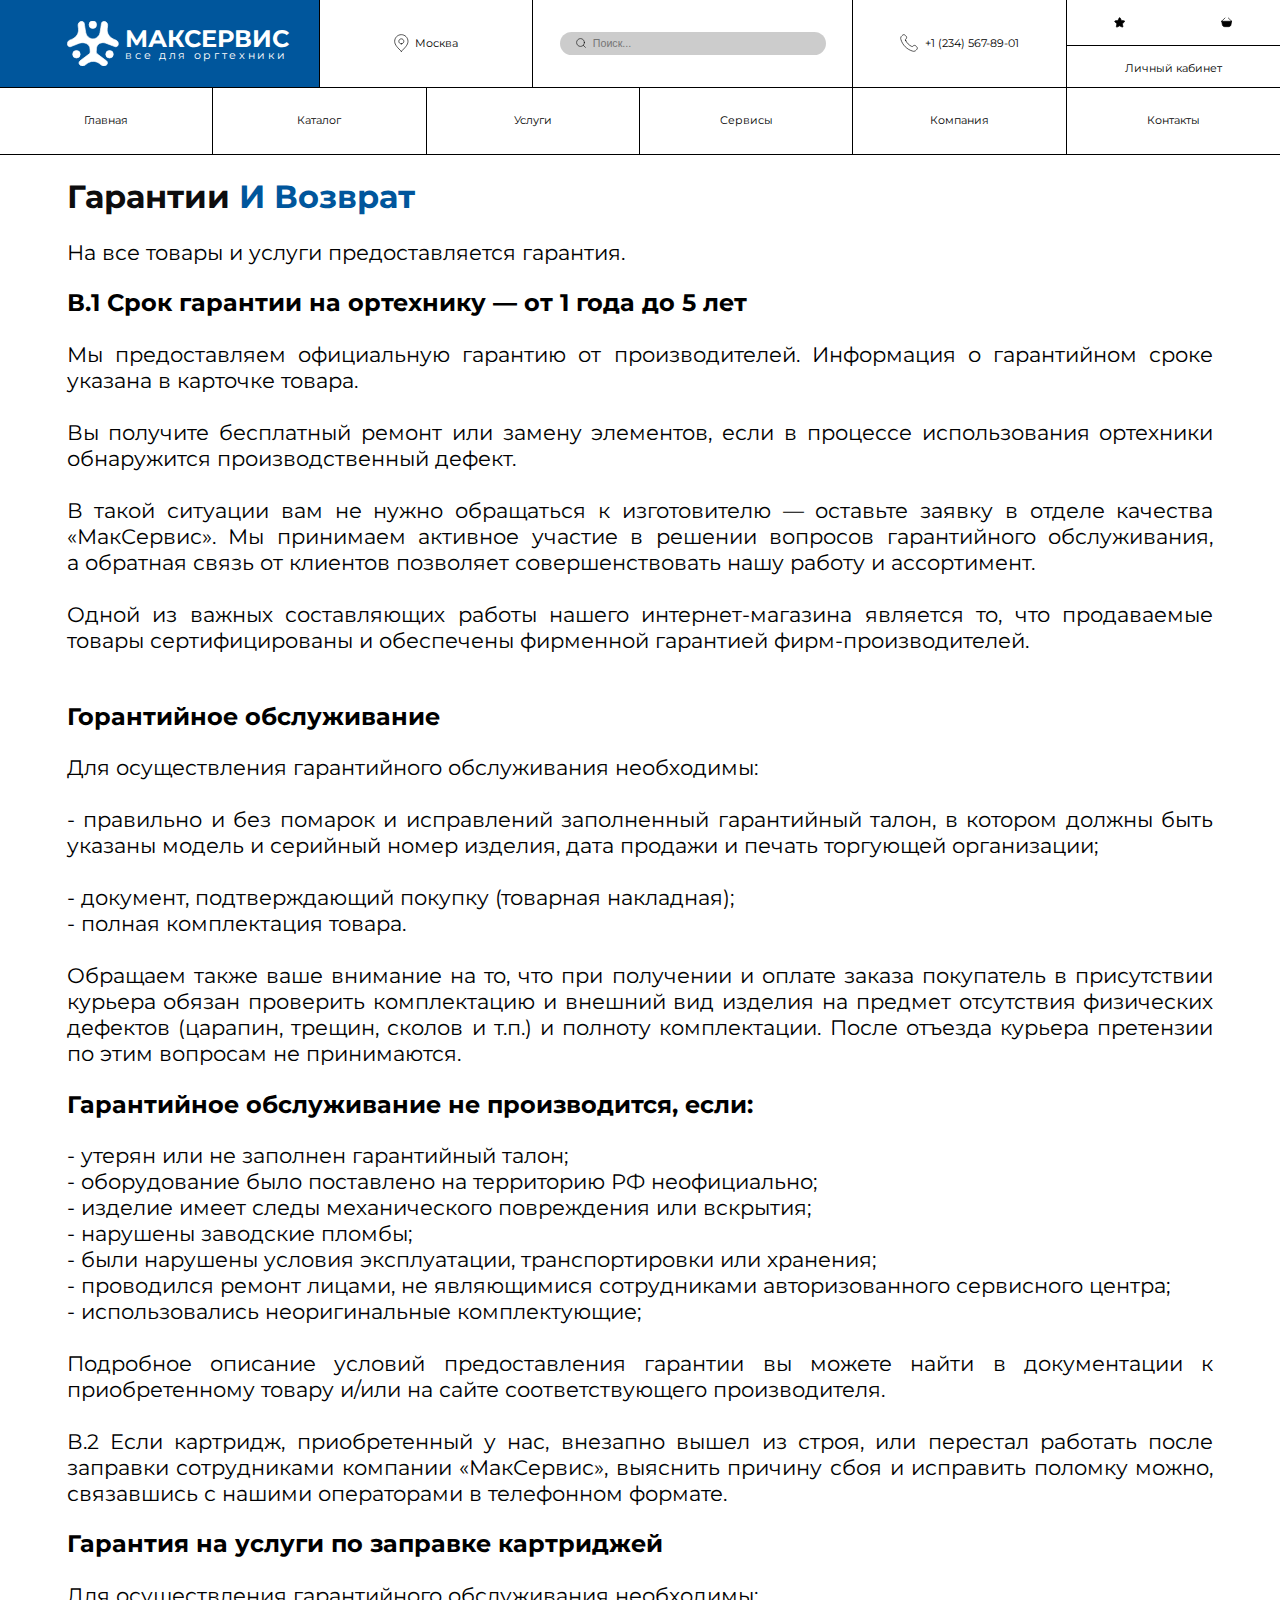
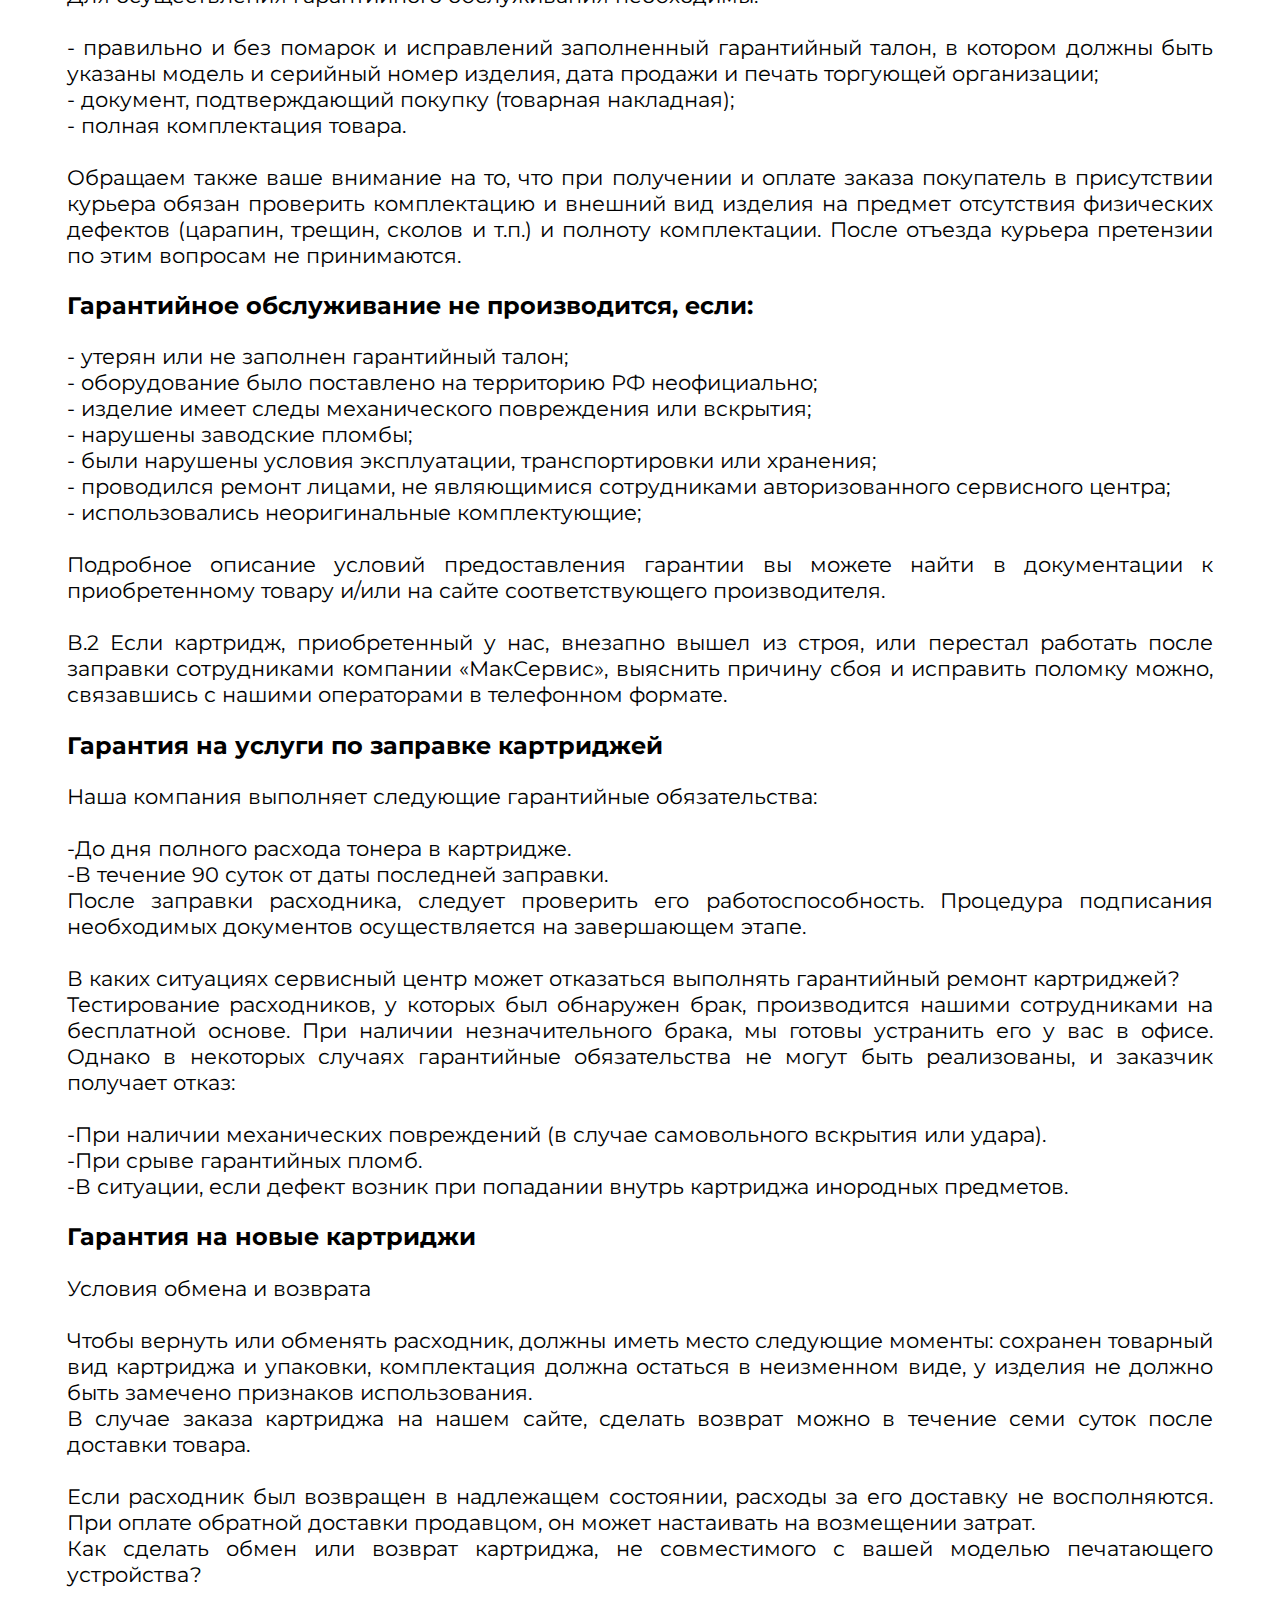
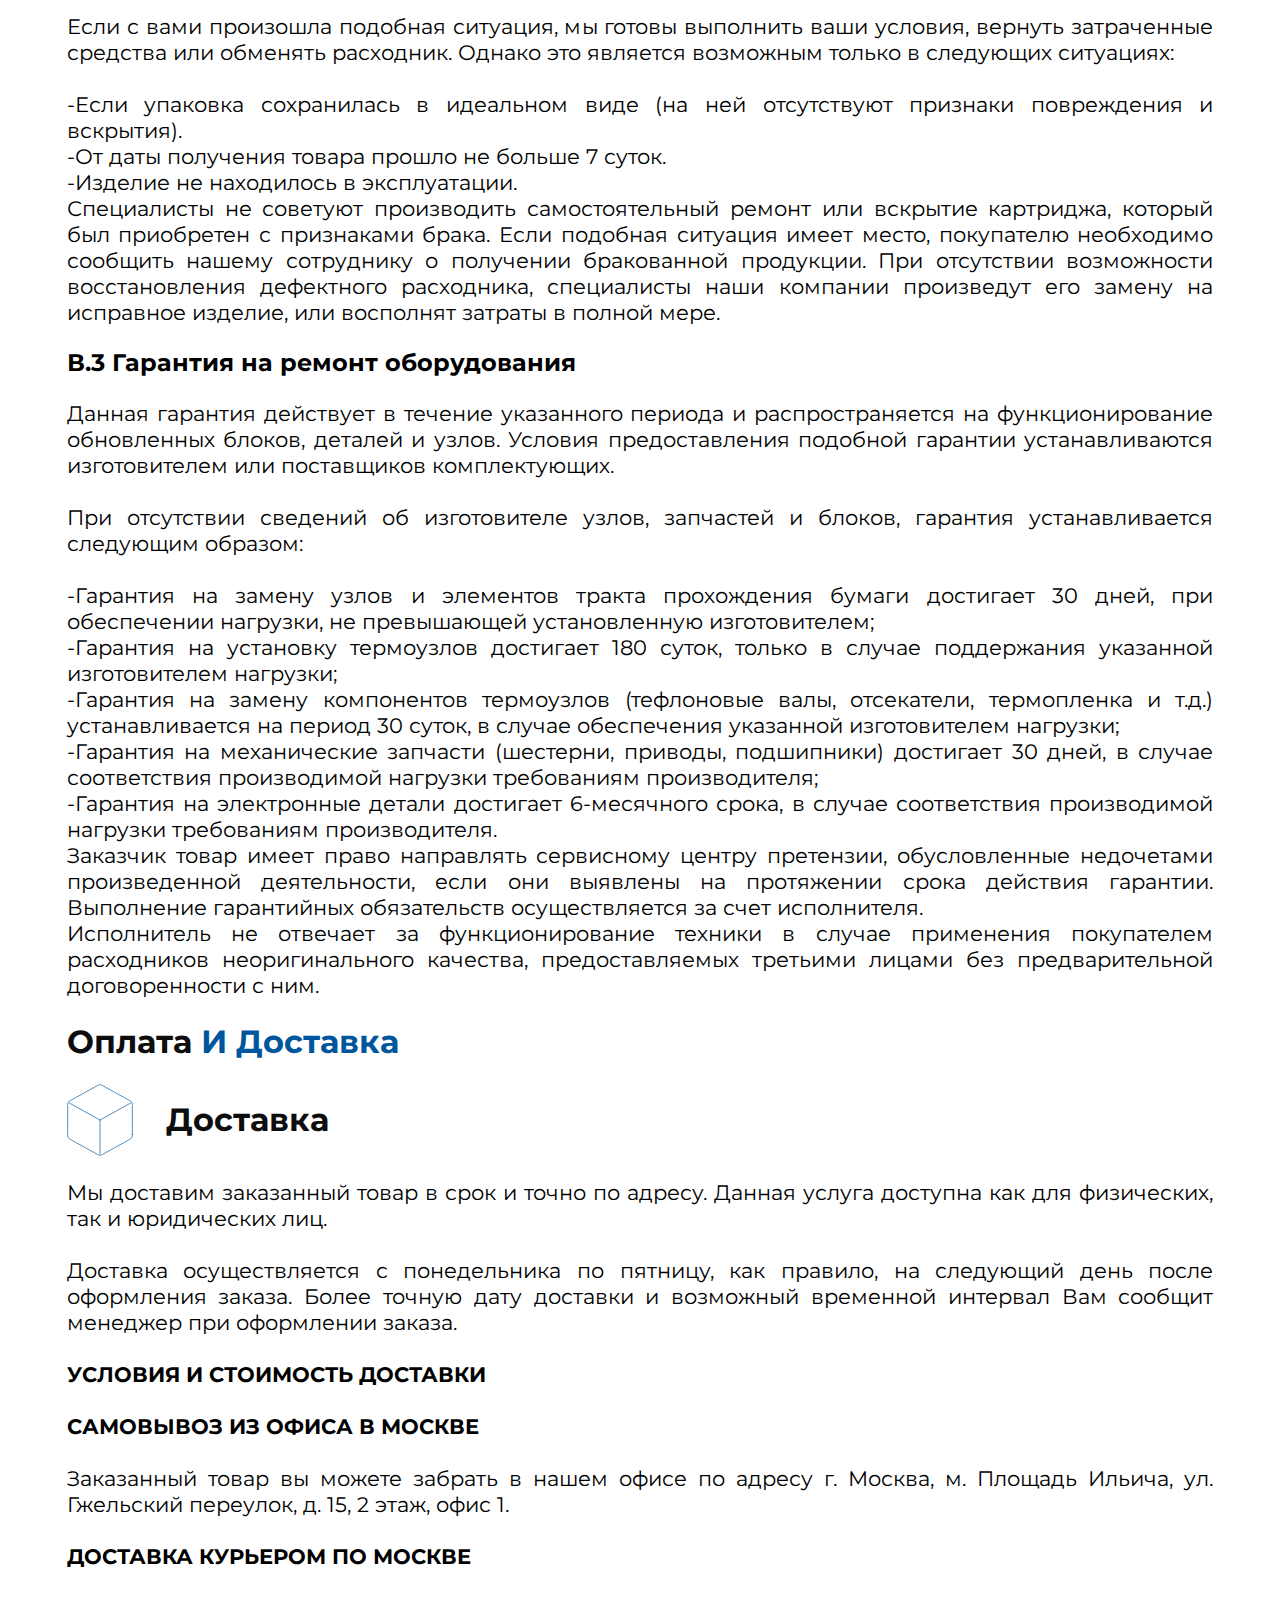
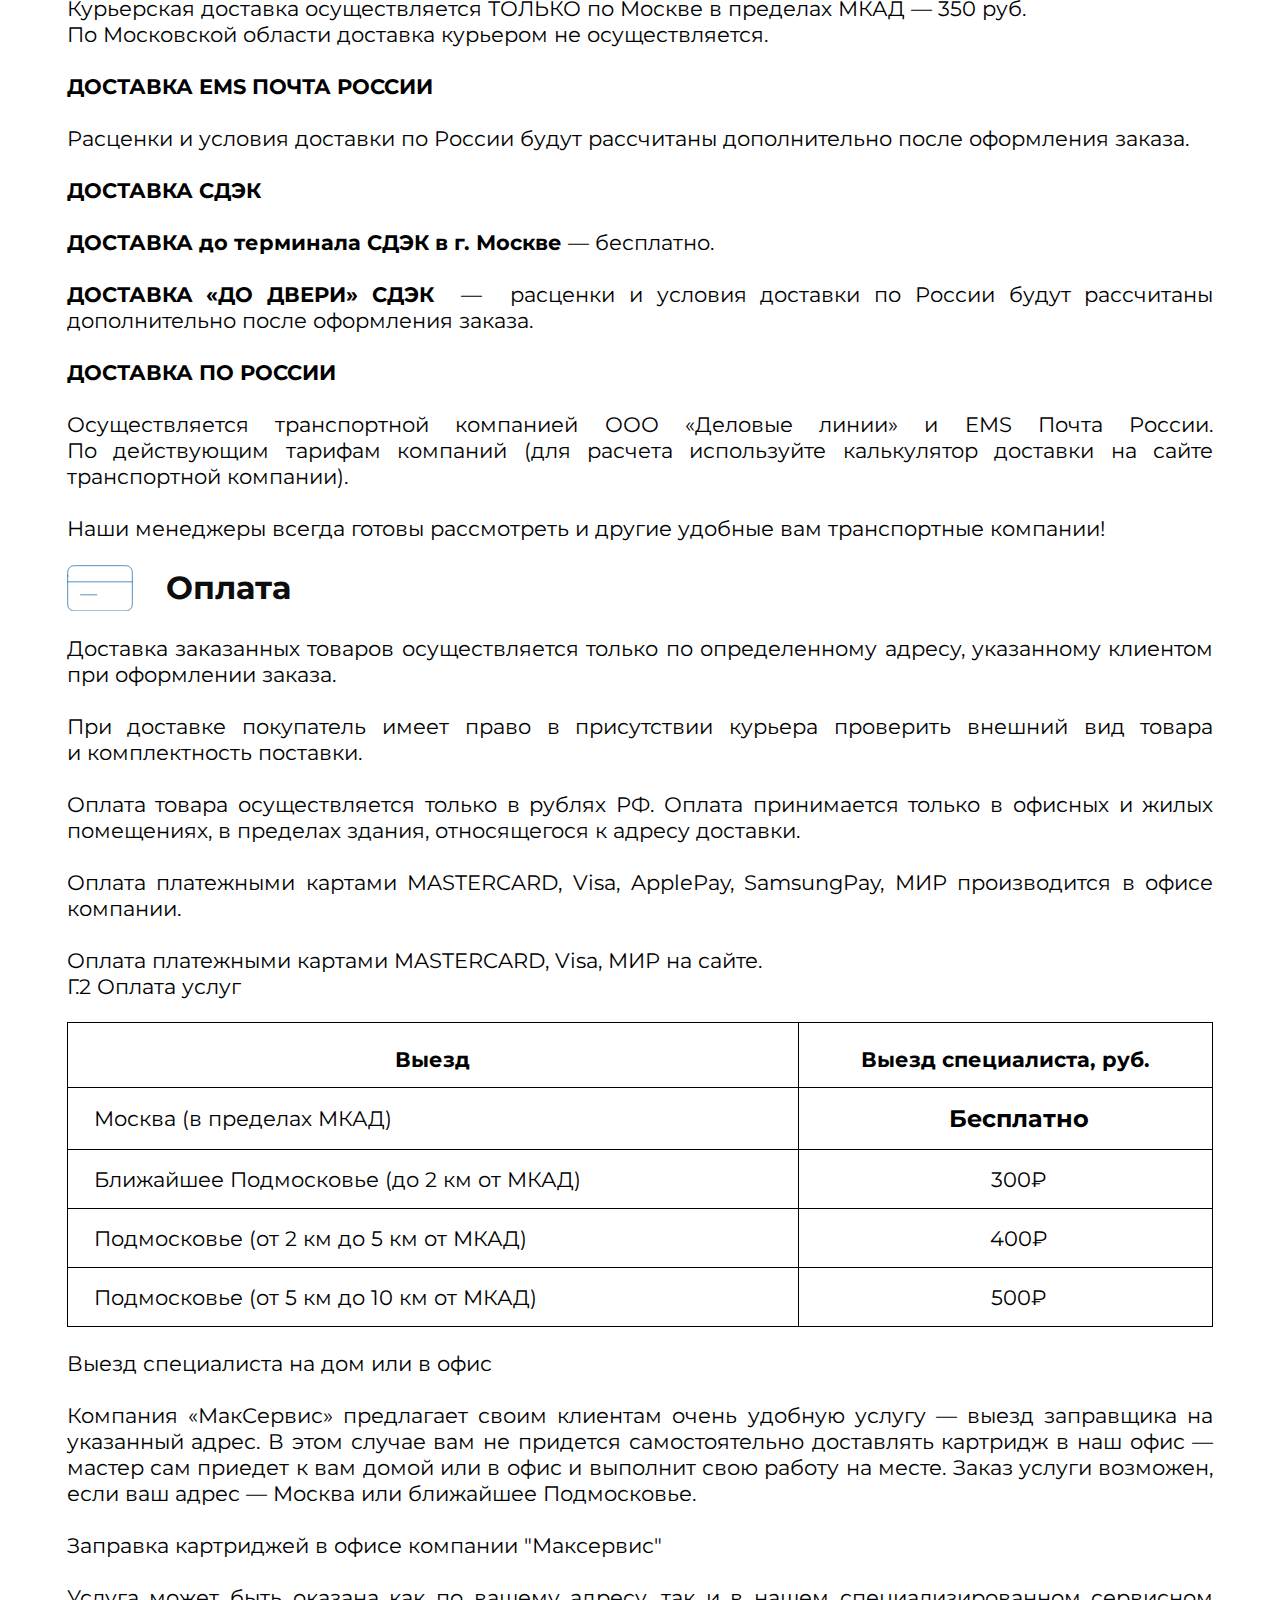
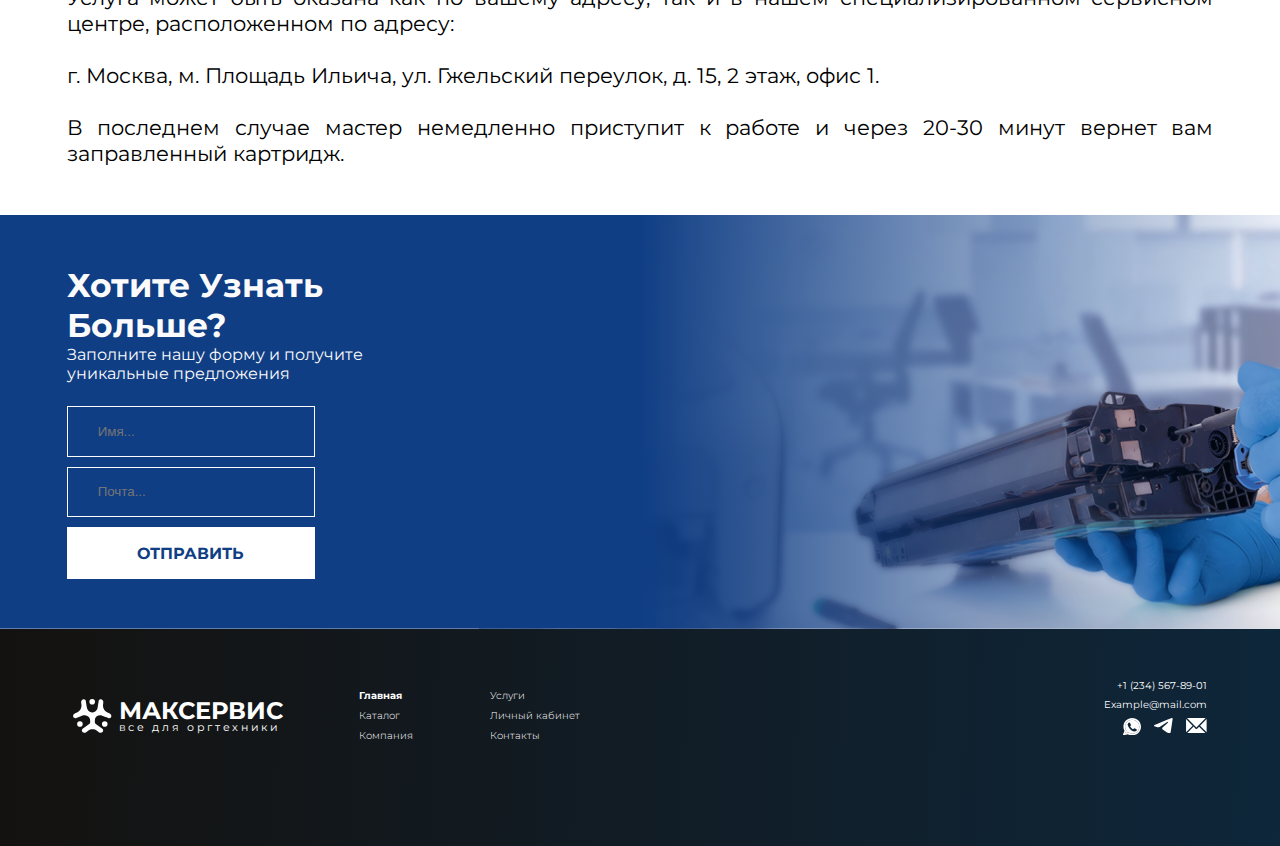
<file: refund.html>
<!DOCTYPE html>
<html lang="en">
<head>
    <meta charset="UTF-8">
    <meta name="viewport" content="width=device-width, initial-scale=1.0">
    <title>Document</title>
    <link href="assets/css/style.css" rel="stylesheet">
    <link rel="preconnect" href="https://fonts.googleapis.com">
    <link rel="preconnect" href="https://fonts.gstatic.com" crossorigin>
    <link href="https://fonts.googleapis.com/css2?family=Montserrat:wght@400;500;600;700&display=swap" rel="stylesheet">
    <link rel="stylesheet" href="https://cdn.jsdelivr.net/npm/swiper@11/swiper-bundle.min.css" />
</head>
<body>
    <header class="header-black block">
        <div class="header-block_top">
            <div class="header-block_logo header-btn-animate">
                <a class="logo">
                    <svg xmlns="http://www.w3.org/2000/svg" viewBox="0 0 78 69" fill="none">
                        <circle cx="38.7216" cy="5.6864" r="5.6864" fill="white"/>
                        <circle cx="64.1747" cy="50.6376" r="5.6864" fill="white"/>
                        <circle cx="13.8094" cy="50.6376" r="5.6864" fill="white"/>
                        <path fill-rule="evenodd" clip-rule="evenodd" d="M27.9223 17.4036C28.52 20.9613 30.6821 24.0588 33.8064 25.8626C36.9728 27.6907 40.8741 27.6907 44.0406 25.8626C47.0575 24.1208 49.1371 21.124 49.6985 17.686C50.4895 12.8417 51.5575 6.19304 51.814 4.06713C52.079 1.87084 54.0744 0.305239 56.2704 0.570264C59.419 0.950214 61.6638 3.81073 61.2836 6.95941L60.7123 11.6954C59.9195 18.2667 63.5287 24.5832 69.5949 27.2311C71.8038 28.1953 73.6313 28.9915 74.1257 29.2026C77.0426 30.4478 78.3976 33.8219 77.1525 36.7387C76.2838 38.7733 73.9302 39.7184 71.8956 38.8498C69.6121 37.8749 62.5717 35.2977 57.7903 33.5655C54.8235 32.4907 51.5389 32.7896 48.8062 34.3673C45.9811 35.9984 44.2407 39.0128 44.2407 42.2749C44.2407 44.4737 43.2746 48.4778 45.3232 50.0149L59.4467 60.6119C61.2165 61.9392 61.5745 64.4499 60.2466 66.2197C58.3435 68.7564 54.7437 69.2698 52.207 67.3668L48.3916 64.5041C43.097 60.5317 35.8219 60.4992 30.4955 64.4289C28.5559 65.8598 26.9527 67.0444 26.5231 67.3668C23.9862 69.2698 20.3867 68.7564 18.4833 66.2197C17.1556 64.4499 17.5138 61.9392 19.2834 60.6119L33.407 50.0149C35.3333 48.5696 34.4926 45.0841 34.4926 43.0071C34.4926 39.6086 32.6795 36.4681 29.7362 34.7688C26.1658 32.7074 21.8517 32.3871 18.0198 33.9082C13.3204 35.7736 7.34436 38.156 5.71932 38.8498C3.68478 39.7184 1.33129 38.7733 0.462667 36.7387C-0.782623 33.8219 0.572409 30.4478 3.48921 29.2026C3.98428 28.9912 5.81153 28.1952 8.01992 27.2312C14.0863 24.5832 17.6956 18.2665 16.9026 11.6951L16.3312 6.95941C15.9512 3.81073 18.1957 0.950214 21.3444 0.570264C23.5407 0.305239 25.536 1.87084 25.801 4.06713C26.0546 6.16841 27.1171 12.6107 27.9223 17.4036Z" fill="white"/>
                    </svg>
                    <div class="header-block_logo-text">
                        <h1>МАКСЕРВИС</h1>
                        <p>все для оргтехники</p>
                    </div>
                </a>
            </div>
            <div class="header-block_maps header-btn-animate">
                <svg xmlns="http://www.w3.org/2000/svg" viewBox="0 0 22 27" fill="none">
                    <path d="M11 14.75C13.0711 14.75 14.75 13.0711 14.75 11C14.75 8.92894 13.0711 7.25 11 7.25C8.92887 7.25 7.25 8.92894 7.25 11C7.25 13.0711 8.92887 14.75 11 14.75Z" stroke="#FBFBFB" stroke-linecap="round" stroke-linejoin="round"/>
                    <path d="M11 26C16 21 21 16.5229 21 11C21 5.47715 16.5229 1 11 1C5.47715 1 1 5.47715 1 11C1 16.5229 6 21 11 26Z" stroke="#FBFBFB" stroke-linecap="round" stroke-linejoin="round"/>
                </svg>
                <p>Москва</p>
            </div>
            <div class="header-block_search header-btn-animate">
                <div class="search-input">
                    <a class="search-input-btn">
                        <svg xmlns="http://www.w3.org/2000/svg" viewBox="0 0 17 17" fill="none">
                            <path d="M16 16L12.375 12.375M14.3333 7.66667C14.3333 11.3486 11.3486 14.3333 7.66667 14.3333C3.98477 14.3333 1 11.3486 1 7.66667C1 3.98477 3.98477 1 7.66667 1C11.3486 1 14.3333 3.98477 14.3333 7.66667Z" stroke="#FBFBFB" stroke-linecap="round" stroke-linejoin="round"/>
                        </svg>
                    </a>
                    <input type="search" id="header_search" placeholder="Поиск...">
                </div>
            </div>
            <div class="header-block_phone header-btn-animate">
                <svg xmlns="http://www.w3.org/2000/svg" viewBox="0 0 27 27" fill="none">
                    <path d="M8.32392 9.46348C9.25912 11.4114 10.5341 13.2369 12.1485 14.8515C13.7631 16.4661 15.5888 17.741 17.5366 18.6762C17.7041 18.7565 17.7879 18.7968 17.8939 18.8277C18.2706 18.9375 18.7331 18.8587 19.0521 18.6302C19.142 18.5659 19.2187 18.4891 19.3723 18.3356C19.8421 17.8657 20.077 17.6308 20.3132 17.4773C21.2039 16.8982 22.3522 16.8982 23.243 17.4773C23.4792 17.6308 23.7141 17.8657 24.1838 18.3356L24.4456 18.5973C25.1598 19.3115 25.5168 19.6685 25.7107 20.052C26.0964 20.8145 26.0964 21.7152 25.7107 22.4779C25.5168 22.8613 25.1598 23.2184 24.4456 23.9324L24.2338 24.1442C23.5222 24.856 23.1664 25.2118 22.6825 25.4835C22.1457 25.785 21.312 26.0019 20.6963 26C20.1415 25.9984 19.7621 25.8907 19.0038 25.6755C14.9278 24.5186 11.0816 22.3359 7.87295 19.1271C4.66424 15.9184 2.48145 12.0722 1.32457 7.99628C1.10929 7.23783 1.00165 6.85862 1.00001 6.30374C0.998171 5.68803 1.21499 4.85428 1.51654 4.31746C1.7883 3.83369 2.14413 3.47787 2.85579 2.76621L3.06759 2.5544C3.78169 1.84031 4.13875 1.48325 4.52221 1.2893C5.28484 0.903566 6.18546 0.903566 6.94809 1.2893C7.33155 1.48325 7.68861 1.84031 8.4027 2.5544L8.66455 2.81625C9.1343 3.286 9.36919 3.52089 9.52275 3.75708C10.1019 4.64781 10.1019 5.7961 9.52275 6.68683C9.36919 6.92301 9.1343 7.1579 8.66455 7.62765C8.51095 7.78127 8.43414 7.85806 8.36986 7.94783C8.14142 8.26686 8.06255 8.72944 8.17235 9.10616C8.20326 9.21217 8.24347 9.29593 8.32392 9.46348Z" stroke="#FBFBFB" stroke-linecap="round" stroke-linejoin="round"/>
                </svg>
                <p>+1 (234) 567-89-01</p>
            </div>
            <div class="header-block_account">
                <div class="header-block_account_top">
                    <div class="header-block_account__elem header-btn-animate">
                        <svg xmlns="http://www.w3.org/2000/svg" viewBox="0 0 17 16" fill="none">
                            <path d="M12.9376 9.86384C12.7434 10.0521 12.6541 10.3243 12.6984 10.5912L13.365 14.2808C13.4213 14.5935 13.2893 14.9099 13.0276 15.0907C12.7711 15.2781 12.4299 15.3006 12.1502 15.1507L8.82888 13.4184C8.7134 13.3569 8.58517 13.3239 8.45393 13.3201H8.25071C8.18022 13.3306 8.11123 13.3531 8.04824 13.3876L4.72617 15.1282C4.56194 15.2106 4.37597 15.2399 4.19374 15.2106C3.7498 15.1267 3.45359 14.7037 3.52633 14.2575L4.19374 10.568C4.23798 10.2988 4.14875 10.0251 3.95452 9.83384L1.24662 7.20919C1.02015 6.98947 0.941415 6.65951 1.0449 6.3618C1.14539 6.06484 1.40185 5.84812 1.71156 5.79937L5.43858 5.25869C5.72204 5.22945 5.97101 5.05697 6.09849 4.802L7.74078 1.43494C7.77977 1.35995 7.83001 1.29096 7.89076 1.23247L7.95825 1.17998C7.99349 1.14098 8.03399 1.10874 8.07898 1.08249L8.16072 1.05249L8.2882 1H8.60391C8.88588 1.02925 9.13409 1.19797 9.26383 1.44994L10.9279 4.802C11.0478 5.04722 11.2811 5.21745 11.5503 5.25869L15.2773 5.79937C15.5923 5.84437 15.8555 6.06184 15.9597 6.3618C16.0579 6.66251 15.9732 6.99247 15.7422 7.20919L12.9376 9.86384Z" stroke="white"/>
                        </svg>
                    </div>
                    <div class="header-block_account__elem header-btn-animate">
                        <svg xmlns="http://www.w3.org/2000/svg" viewBox="0 0 17 15" fill="none">
                            <path d="M16 5.875L11 1M16 5.875H1M16 5.875L14.8693 11.3874C14.5577 12.9065 13.1896 14 11.6007 14H5.39935C3.81041 14 2.44236 12.9065 2.13074 11.3874L1 5.875M1 5.875L6 1" stroke="white" stroke-linecap="round" stroke-linejoin="round"/>
                        </svg>
                    </div>
                </div>
                <a class="header-block_account_bottom header-btn-animate" onclick="$('.modal-login').fadeIn()">
                    Личный кабинет
                </a>
            </div>
        </div>
        <div class="header-block_bottom">
            <a class="header-block_bottom__elem header-btn-animate">Главная</a>
            <a class="header-block_bottom__elem header-btn-animate">Каталог</a>
            <a class="header-block_bottom__elem header-btn-animate">Услуги</a>
            <a class="header-block_bottom__elem header-btn-animate">Сервисы</a>
            <a class="header-block_bottom__elem header-btn-animate">Компания</a>
            <a class="header-block_bottom__elem header-btn-animate">Контакты</a>
        </div>
    </header>
    <main>
        <section class="refund">
            <h1>Гарантии <span>и возврат</span></h1>
            <pre>На все товары и услуги предоставляется гарантия.</pre>
            <strong>В.1 Срок гарантии на ортехнику — от 1 года до 5 лет</strong>
            <pre>Мы предоставляем официальную гарантию от производителей. Информация о гарантийном сроке указана в карточке товара.

Вы получите бесплатный ремонт или замену элементов, если в процессе использования ортехники обнаружится производственный дефект.
                
В такой ситуации вам не нужно обращаться к изготовителю — оставьте заявку в отделе качества «МакСервис». Мы принимаем активное участие в решении вопросов гарантийного обслуживания, а обратная связь от клиентов позволяет совершенствовать нашу работу и ассортимент.
                
Одной из важных составляющих работы нашего интернет-магазина является то, что продаваемые товары сертифицированы и обеспечены фирменной гарантией фирм-производителей.
                </pre>
            <strong>Горантийное обслуживание</strong>
            <pre>Для осуществления гарантийного обслуживания необходимы:

- правильно и без помарок и исправлений заполненный гарантийный талон, в котором должны быть указаны модель и серийный номер изделия, дата продажи и печать торгующей организации;<br>
- документ, подтверждающий покупку (товарная накладная);
- полная комплектация товара.

Обращаем также ваше внимание на то, что при получении и оплате заказа покупатель в присутствии курьера обязан проверить комплектацию и внешний вид изделия на предмет отсутствия физических дефектов (царапин, трещин, сколов и т.п.) и полноту комплектации. После отъезда курьера претензии по этим вопросам не принимаются.</pre>
            <strong>Гарантийное обслуживание не производится, если:</strong>
            <pre>- утерян или не заполнен гарантийный талон;
- оборудование было поставлено на территорию РФ неофициально;
- изделие имеет следы механического повреждения или вскрытия;
- нарушены заводские пломбы;
- были нарушены условия эксплуатации, транспортировки или хранения;
- проводился ремонт лицами, не являющимися сотрудниками авторизованного сервисного центра;
- использовались неоригинальные комплектующие;

Подробное описание условий предоставления гарантии вы можете найти в документации к приобретенному товару и/или на сайте соответствующего производителя.

В.2 Если картридж, приобретенный у нас, внезапно вышел из строя, или перестал работать после заправки сотрудниками компании «МакСервис», выяснить причину сбоя и исправить поломку можно, связавшись с нашими операторами в телефонном формате.</pre>
                <strong>Гарантия на услуги по заправке картриджей</strong>
                <pre>Для осуществления гарантийного обслуживания необходимы:

- правильно и без помарок и исправлений заполненный гарантийный талон, в котором должны быть указаны модель и серийный номер изделия, дата продажи и печать торгующей организации;
- документ, подтверждающий покупку (товарная накладная);
- полная комплектация товара.

Обращаем также ваше внимание на то, что при получении и оплате заказа покупатель в присутствии курьера обязан проверить комплектацию и внешний вид изделия на предмет отсутствия физических дефектов (царапин, трещин, сколов и т.п.) и полноту комплектации. После отъезда курьера претензии по этим вопросам не принимаются.</pre>
<strong>Гарантийное обслуживание не производится, если:</strong>
<pre>- утерян или не заполнен гарантийный талон;
- оборудование было поставлено на территорию РФ неофициально;
- изделие имеет следы механического повреждения или вскрытия;
- нарушены заводские пломбы;
- были нарушены условия эксплуатации, транспортировки или хранения;
- проводился ремонт лицами, не являющимися сотрудниками авторизованного сервисного центра;
- использовались неоригинальные комплектующие;

Подробное описание условий предоставления гарантии вы можете найти в документации к приобретенному товару и/или на сайте соответствующего производителя.

В.2 Если картридж, приобретенный у нас, внезапно вышел из строя, или перестал работать после заправки сотрудниками компании «МакСервис», выяснить причину сбоя и исправить поломку можно, связавшись с нашими операторами в телефонном формате.</pre>
<strong>Гарантия на услуги по заправке картриджей</strong>
<pre>Наша компания выполняет следующие гарантийные обязательства:

-До дня полного расхода тонера в картридже.
-В течение 90 суток от даты последней заправки.
После заправки расходника, следует проверить его работоспособность. Процедура подписания необходимых документов осуществляется на завершающем этапе.
    
В каких ситуациях сервисный центр может отказаться выполнять гарантийный ремонт картриджей?  
Тестирование расходников, у которых был обнаружен брак, производится нашими сотрудниками на бесплатной основе. При наличии незначительного брака, мы готовы устранить его у вас в офисе. Однако в некоторых случаях гарантийные обязательства не могут быть реализованы, и заказчик получает отказ:
    
-При наличии механических повреждений (в случае самовольного вскрытия или удара).
-При срыве гарантийных пломб.
-В ситуации, если дефект возник при попадании внутрь картриджа инородных предметов.</pre>
<strong>Гарантия на новые картриджи</strong>
<pre>Условия обмена и возврата

Чтобы вернуть или обменять расходник, должны иметь место следующие моменты: сохранен товарный вид картриджа и упаковки, комплектация должна остаться в неизменном виде, у изделия не должно быть замечено признаков использования.
В случае заказа картриджа на нашем сайте, сделать возврат можно в течение семи суток после доставки товара.
    
Если расходник был возвращен в надлежащем состоянии, расходы за его доставку не восполняются. При оплате обратной доставки продавцом, он может настаивать на возмещении затрат.
Как сделать обмен или возврат картриджа, не совместимого с вашей моделью печатающего устройства?
    
Если с вами произошла подобная ситуация, мы готовы выполнить ваши условия, вернуть затраченные средства или обменять расходник. Однако это является возможным только в следующих ситуациях:
    
-Если упаковка сохранилась в идеальном виде (на ней отсутствуют признаки повреждения и вскрытия).
-От даты получения товара прошло не больше 7 суток.
-Изделие не находилось в эксплуатации.
Специалисты не советуют производить самостоятельный ремонт или вскрытие картриджа, который был приобретен с признаками брака. Если подобная ситуация имеет место, покупателю необходимо сообщить нашему сотруднику о получении бракованной продукции. При отсутствии возможности восстановления дефектного расходника, специалисты наши компании произведут его замену на исправное изделие, или восполнят затраты в полной мере.</pre>
<strong>В.3 Гарантия на ремонт оборудования</strong>
<pre>Данная гарантия действует в течение указанного периода и распространяется на функционирование обновленных блоков, деталей и узлов. Условия предоставления подобной гарантии устанавливаются изготовителем или поставщиков комплектующих.

При отсутствии сведений об изготовителе узлов, запчастей и блоков, гарантия устанавливается следующим образом:
    
-Гарантия на замену узлов и элементов тракта прохождения бумаги достигает 30 дней, при обеспечении нагрузки, не превышающей установленную изготовителем;
-Гарантия на установку термоузлов достигает 180 суток, только в случае поддержания указанной изготовителем нагрузки;
-Гарантия на замену компонентов термоузлов (тефлоновые валы, отсекатели, термопленка и т.д.) устанавливается на период 30 суток, в случае обеспечения указанной изготовителем нагрузки;
-Гарантия на механические запчасти (шестерни, приводы, подшипники) достигает 30 дней, в случае соответствия производимой нагрузки требованиям производителя;
-Гарантия на электронные детали достигает 6-месячного срока, в случае соответствия производимой нагрузки требованиям производителя.
Заказчик товар имеет право направлять сервисному центру претензии, обусловленные недочетами произведенной деятельности, если они выявлены на протяжении срока действия гарантии. Выполнение гарантийных обязательств осуществляется за счет исполнителя.
Исполнитель не отвечает за функционирование техники в случае применения покупателем расходников неоригинального качества, предоставляемых третьими лицами без предварительной договоренности с ним.</pre>
<h1>Оплата <span>и доставка</span></h1>
<div class="refund-block">
    <svg xmlns="http://www.w3.org/2000/svg" width="9.9rem" height="10.8rem" viewBox="0 0 99 108" fill="none">
        <path d="M95.3056 28.6065L49.5 54M49.5 54L3.69428 28.6065M49.5 54V105.085M98 75.8242V32.1754C98 30.3329 98 29.4117 97.7279 28.59C97.4875 27.8631 97.0936 27.1959 96.5741 26.6329C95.9862 25.9965 95.1795 25.5491 93.5649 24.6543L53.6872 2.54723C52.1589 1.69996 51.3947 1.27633 50.5859 1.11022C49.8691 0.963259 49.1309 0.963259 48.4147 1.11022C47.6053 1.27633 46.8411 1.69996 45.3128 2.54723L5.43489 24.6543C3.82081 25.5491 3.01377 25.9965 2.42606 26.6329C1.9062 27.1959 1.51275 27.8631 1.27203 28.59C0.999999 29.4117 1 30.3329 1 32.1754V75.8242C1 77.6671 0.999999 78.5882 1.27203 79.4099C1.51275 80.1369 1.9062 80.8042 2.42606 81.3667C3.01377 82.0034 3.82081 82.4508 5.43489 83.3456L45.3128 105.453C46.8411 106.3 47.6053 106.723 48.4147 106.889C49.1309 107.037 49.8691 107.037 50.5859 106.889C51.3947 106.723 52.1589 106.3 53.6872 105.453L93.5649 83.3456C95.1795 82.4508 95.9862 82.0034 96.5741 81.3667C97.0936 80.8042 97.4875 80.1369 97.7279 79.4099C98 78.5882 98 77.6671 98 75.8242Z" stroke="#00569C" stroke-linecap="round" stroke-linejoin="round"/>
    </svg>
    <h1>Доставка</h1>
</div>
<pre>Мы доставим заказанный товар в срок и точно по адресу. Данная услуга доступна как для физических, так и юридических лиц.

Доставка осуществляется с понедельника по пятницу, как правило, на следующий день после оформления заказа. Более точную дату доставки и возможный временной интервал Вам сообщит менеджер при оформлении заказа.
    
<strong>УСЛОВИЯ И СТОИМОСТЬ ДОСТАВКИ</strong>

<strong>САМОВЫВОЗ ИЗ ОФИСА В МОСКВЕ</strong>
    
Заказанный товар вы можете забрать в нашем офисе по адресу г. Москва, м. Площадь Ильича, ул. Гжельский переулок, д. 15, 2 этаж, офис 1.
    
<strong>ДОСТАВКА КУРЬЕРОМ ПО МОСКВЕ</strong>
    
Курьерская доставка осуществляется ТОЛЬКО по Москве в пределах МКАД — 350 руб.
По Московской области доставка курьером не осуществляется.
    
<strong>ДОСТАВКА EMS ПОЧТА РОССИИ</strong>
    
Расценки и условия доставки по России будут рассчитаны дополнительно после оформления заказа.
    
<strong>ДОСТАВКА СДЭК</strong>
    
<strong>ДОСТАВКА до терминала СДЭК в г. Москве</strong> — бесплатно.
    
<strong>ДОСТАВКА «ДО ДВЕРИ» СДЭК</strong>  —  расценки и условия доставки по России будут рассчитаны дополнительно после оформления заказа.
    
<strong>ДОСТАВКА ПО РОССИИ</strong>
    
Осуществляется транспортной компанией ООО «Деловые линии» и EMS Почта России. По действующим тарифам компаний (для расчета используйте калькулятор доставки на сайте транспортной компании).
    
Наши менеджеры всегда готовы рассмотреть и другие удобные вам транспортные компании!</pre>
<div class="refund-block">
    <svg xmlns="http://www.w3.org/2000/svg" width="9.9rem" height="7rem" viewBox="0 0 99 70" fill="none">
        <path d="M98 25.2857H1M44.65 44.7143H20.4M1 16.5429V53.4571C1 58.8976 1 61.6181 2.05725 63.696C2.98719 65.5237 4.4711 67.01 6.2963 67.9411C8.37122 69 11.0875 69 16.52 69H82.48C87.9125 69 90.629 69 92.7038 67.9411C94.5289 67.01 96.013 65.5237 96.9427 63.696C98 61.6181 98 58.8976 98 53.4571V16.5429C98 11.1024 98 8.38208 96.9427 6.3041C96.013 4.47626 94.5289 2.99017 92.7038 2.05881C90.629 1 87.9125 1 82.48 1H16.52C11.0875 1 8.37122 1 6.2963 2.05881C4.47115 2.99012 2.98719 4.47621 2.05725 6.3041C1 8.38208 1 11.1023 1 16.5429Z" stroke="#00569C" stroke-linecap="round" stroke-linejoin="round"/>
    </svg>
    <h1>Оплата</h1>
</div>
<pre>Доставка заказанных товаров осуществляется только по определенному адресу, указанному клиентом при оформлении заказа.

При доставке покупатель имеет право в присутствии курьера проверить внешний вид товара и комплектность поставки.
    
Оплата товара осуществляется только в рублях РФ. Оплата принимается только в офисных и жилых помещениях, в пределах здания, относящегося к адресу доставки.
    
Оплата платежными картами MASTERCARD, Visa, ApplePay, SamsungPay, МИР производится в офисе компании.
    
Оплата платежными картами MASTERCARD, Visa, МИР на сайте. 
Г.2 Оплата услуг</pre>
<table class="iksweb">
	<tbody>
		<tr>
			<th colspan="3">Выезд</th>
			<th colspan="2">Выезд специалиста, руб.</th>
		</tr>
		<tr>
			<td colspan="3">Москва (в пределах МКАД)</td>
			<td colspan="2"><strong>Бесплатно</strong></td>
		</tr>
		<tr>
			<td colspan="3">Ближайшее Подмосковье (до 2 км от МКАД)</td>
			<td colspan="2">300₽</td>
		</tr>
		<tr>
			<td colspan="3">Подмосковье (от 2 км до 5 км от МКАД)</td>
			<td colspan="2">400₽</td>
		</tr>
		<tr>
			<td colspan="3">Подмосковье (от 5 км до 10 км от МКАД)</td>
			<td colspan="2">500₽</td>
		</tr>
	</tbody>
</table>
<pre>Выезд специалиста на дом или в офис

Компания «МакСервис» предлагает своим клиентам очень удобную услугу — выезд заправщика на указанный адрес. В этом случае вам не придется самостоятельно доставлять картридж в наш офис — мастер сам приедет к вам домой или в офис и выполнит свою работу на месте. Заказ услуги возможен, если ваш адрес — Москва или ближайшее Подмосковье.
    
Заправка картриджей в офисе компании "Максервис"
    
Услуга может быть оказана как по вашему адресу, так и в нашем специализированном сервисном центре, расположенном по адресу:
    
г. Москва, м. Площадь Ильича, ул. Гжельский переулок, д. 15, 2 этаж, офис 1.
    
В последнем случае мастер немедленно приступит к работе и через 20-30 минут вернет вам заправленный картридж.</pre>
        </section>
        <section class="main-form">
            <div class="main-form-block">
                <h1>Хотите узнать больше?</h1>
                <p>Заполните нашу форму и получите уникальные предложения</p>
                <form>
                    <input type="text" placeholder="Имя...">
                    <input type="email" placeholder="Почта...">
                    <button type="submit">Отправить</button>
                </form>
            </div>
        </section>
    </main>
    <footer>
        <div class="footer-background"></div>
        <div class="footer-left">
            <div class="footer-block_logo">
                <a class="logo">
                    <svg xmlns="http://www.w3.org/2000/svg" viewBox="0 0 78 69" fill="none">
                        <circle cx="38.7216" cy="5.6864" r="5.6864" fill="white"/>
                        <circle cx="64.1747" cy="50.6376" r="5.6864" fill="white"/>
                        <circle cx="13.8094" cy="50.6376" r="5.6864" fill="white"/>
                        <path fill-rule="evenodd" clip-rule="evenodd" d="M27.9223 17.4036C28.52 20.9613 30.6821 24.0588 33.8064 25.8626C36.9728 27.6907 40.8741 27.6907 44.0406 25.8626C47.0575 24.1208 49.1371 21.124 49.6985 17.686C50.4895 12.8417 51.5575 6.19304 51.814 4.06713C52.079 1.87084 54.0744 0.305239 56.2704 0.570264C59.419 0.950214 61.6638 3.81073 61.2836 6.95941L60.7123 11.6954C59.9195 18.2667 63.5287 24.5832 69.5949 27.2311C71.8038 28.1953 73.6313 28.9915 74.1257 29.2026C77.0426 30.4478 78.3976 33.8219 77.1525 36.7387C76.2838 38.7733 73.9302 39.7184 71.8956 38.8498C69.6121 37.8749 62.5717 35.2977 57.7903 33.5655C54.8235 32.4907 51.5389 32.7896 48.8062 34.3673C45.9811 35.9984 44.2407 39.0128 44.2407 42.2749C44.2407 44.4737 43.2746 48.4778 45.3232 50.0149L59.4467 60.6119C61.2165 61.9392 61.5745 64.4499 60.2466 66.2197C58.3435 68.7564 54.7437 69.2698 52.207 67.3668L48.3916 64.5041C43.097 60.5317 35.8219 60.4992 30.4955 64.4289C28.5559 65.8598 26.9527 67.0444 26.5231 67.3668C23.9862 69.2698 20.3867 68.7564 18.4833 66.2197C17.1556 64.4499 17.5138 61.9392 19.2834 60.6119L33.407 50.0149C35.3333 48.5696 34.4926 45.0841 34.4926 43.0071C34.4926 39.6086 32.6795 36.4681 29.7362 34.7688C26.1658 32.7074 21.8517 32.3871 18.0198 33.9082C13.3204 35.7736 7.34436 38.156 5.71932 38.8498C3.68478 39.7184 1.33129 38.7733 0.462667 36.7387C-0.782623 33.8219 0.572409 30.4478 3.48921 29.2026C3.98428 28.9912 5.81153 28.1952 8.01992 27.2312C14.0863 24.5832 17.6956 18.2665 16.9026 11.6951L16.3312 6.95941C15.9512 3.81073 18.1957 0.950214 21.3444 0.570264C23.5407 0.305239 25.536 1.87084 25.801 4.06713C26.0546 6.16841 27.1171 12.6107 27.9223 17.4036Z" fill="white"/>
                    </svg>
                    <div class="footer-block_logo-text">
                        <h1>МАКСЕРВИС</h1>
                        <p>все для оргтехники</p>
                    </div>
                </a>
            </div>
            <ul class="footer-left-colum">
                <li><a href="/" class="active">Главная</a></li>
                <li><a href="/">Каталог</a></li>
                <li><a href="/">Компания</a></li>
            </ul>
            <ul class="footer-left-colum">
                <li><a href="/">Услуги</a></li>
                <li><a href="/">Личный кабинет</a></li>
                <li><a href="/">Контакты</a></li>
            </ul>
        </div>
        <div class="footer-right">
            <a href="tel:+1 (234) 567-89-01">+1 (234) 567-89-01</a>
            <a>Example@mail.com</a>
            <div class="footer-social">
                <a href="/" class="whatsapp-icon">
                    <svg xmlns="http://www.w3.org/2000/svg"  viewBox="0 0 27 26" fill="none">
                        <path fill-rule="evenodd" clip-rule="evenodd" d="M3.13956 13C3.13956 7.18785 7.91866 2.47619 13.814 2.47619C19.7092 2.47619 24.4884 7.18785 24.4884 13C24.4884 18.8121 19.7092 23.5238 13.814 23.5238C11.714 23.5238 9.75927 22.9272 8.11002 21.897C7.80309 21.7054 7.42699 21.6541 7.07882 21.7565L3.46315 22.8204L4.8245 19.6799C4.98541 19.3087 4.95267 18.8835 4.73677 18.5406C3.72437 16.9322 3.13956 15.0353 3.13956 13ZM15.0425 16.8481L16.6929 15.702C17.0982 15.4207 17.6331 15.4006 18.0589 15.6506L20.1665 16.8887C20.5186 17.0956 20.7462 17.4588 20.7762 17.8618C20.8061 18.2648 20.6347 18.6569 20.3169 18.9121L19.5741 19.5089C18.8473 20.0928 17.8157 20.4636 16.7257 20.187C15.3728 19.8435 13.0593 18.9593 10.7818 16.7139C8.6649 14.6268 7.63156 12.4011 7.14735 10.987C6.6803 9.62283 7.24382 8.27558 8.19665 7.45573L8.59287 7.11481C8.88151 6.86646 9.26933 6.76158 9.6461 6.82999C10.0229 6.8984 10.3473 7.13261 10.5273 7.46604L11.8637 9.94223C12.141 10.4561 12.0178 11.0911 11.5677 11.4677L10.5189 12.3454C11.006 13.1774 11.6666 14.0844 12.5578 14.963C13.415 15.8081 14.2696 16.414 15.0425 16.8481Z" fill="#FEFEFE"/>
                        <path fill-rule="evenodd" clip-rule="evenodd" d="M13.814 2.47619C7.91866 2.47619 3.13956 7.18785 3.13956 13C3.13956 15.0353 3.72437 16.9322 4.73677 18.5406C4.95267 18.8835 4.98541 19.3087 4.8245 19.6799L3.46315 22.8204L7.07882 21.7565C7.42699 21.6541 7.80309 21.7054 8.11002 21.897C9.75927 22.9272 11.714 23.5238 13.814 23.5238C19.7092 23.5238 24.4884 18.8121 24.4884 13C24.4884 7.18785 19.7092 2.47619 13.814 2.47619ZM0.627934 13C0.627934 5.82029 6.53153 0 13.814 0C21.0964 0 27 5.82029 27 13C27 20.1797 21.0964 25.9999 13.814 25.9999C11.4326 25.9999 9.19564 25.3766 7.2654 24.2858L1.61497 25.9482C1.14822 26.0856 0.643016 25.9445 0.318752 25.5861C-0.00551122 25.2277 -0.0903565 24.7169 0.101057 24.2753L2.26631 19.2804C1.22211 17.4179 0.627934 15.2757 0.627934 13Z" fill="#FEFEFE"/>
                    </svg>
                </a>
                <a href="/" class="tg-icon">
                    <svg xmlns="http://www.w3.org/2000/svg" width="28" height="23" viewBox="0 0 28 23" fill="none">
                        <path d="M25.6129 0.203051C25.6129 0.203051 28.2031 -0.79252 27.9872 1.6253C27.9153 2.62088 27.2677 6.10538 26.7641 9.87435L25.0373 21.039C25.0373 21.039 24.8934 22.6746 23.5983 22.959C22.3031 23.2435 20.3605 21.9635 20.0007 21.679C19.7129 21.4657 14.6045 18.2656 12.8057 16.7011C12.3021 16.2745 11.7265 15.4211 12.8777 14.4255L20.4325 7.31432C21.2959 6.46096 22.1593 4.46982 18.5617 6.88764L8.48874 13.6433C8.48874 13.6433 7.33754 14.3544 5.17907 13.7144L0.502281 12.2922C0.502281 12.2922 -1.22453 11.2255 1.72543 10.1588C8.92047 6.81647 17.7703 3.40308 25.6129 0.203051Z" fill="#FEFEFE"/>
                    </svg>
                </a>
                <a href="/" class="mail-icon">
                    <svg xmlns="http://www.w3.org/2000/svg" width="31" height="23" viewBox="0 0 31 23" fill="none">
                        <path d="M29.499 0.0769229L15.5652 14.1884L1.51087 0.0769229H29.499Z" fill="#FEFEFE"/>
                        <path d="M1.50089 22.9231L11.3836 12.9144L14.8465 16.3913C15.2473 16.7938 15.8942 16.7925 16.2934 16.3881L19.6699 12.9686L29.4991 22.9231H1.50089Z" fill="#FEFEFE"/>
                        <path d="M0.0507812 21.4546V1.53555L9.92727 11.4522L0.0507812 21.4546Z" fill="#FEFEFE"/>
                        <path d="M30.9492 21.4545L21.12 11.5L30.9492 1.54545V21.4545Z" fill="#FEFEFE"/>
                    </svg>
                </a>
            </div>
        </div>
    </footer>
    <script src="https://code.jquery.com/jquery-3.7.1.min.js" integrity="sha256-/JqT3SQfawRcv/BIHPThkBvs0OEvtFFmqPF/lYI/Cxo=" crossorigin="anonymous"></script>
    <script src="https://cdn.jsdelivr.net/npm/swiper@11/swiper-bundle.min.js"></script>
    <script src="assets/script/script.js"></script>
</body>
</html>
</file>
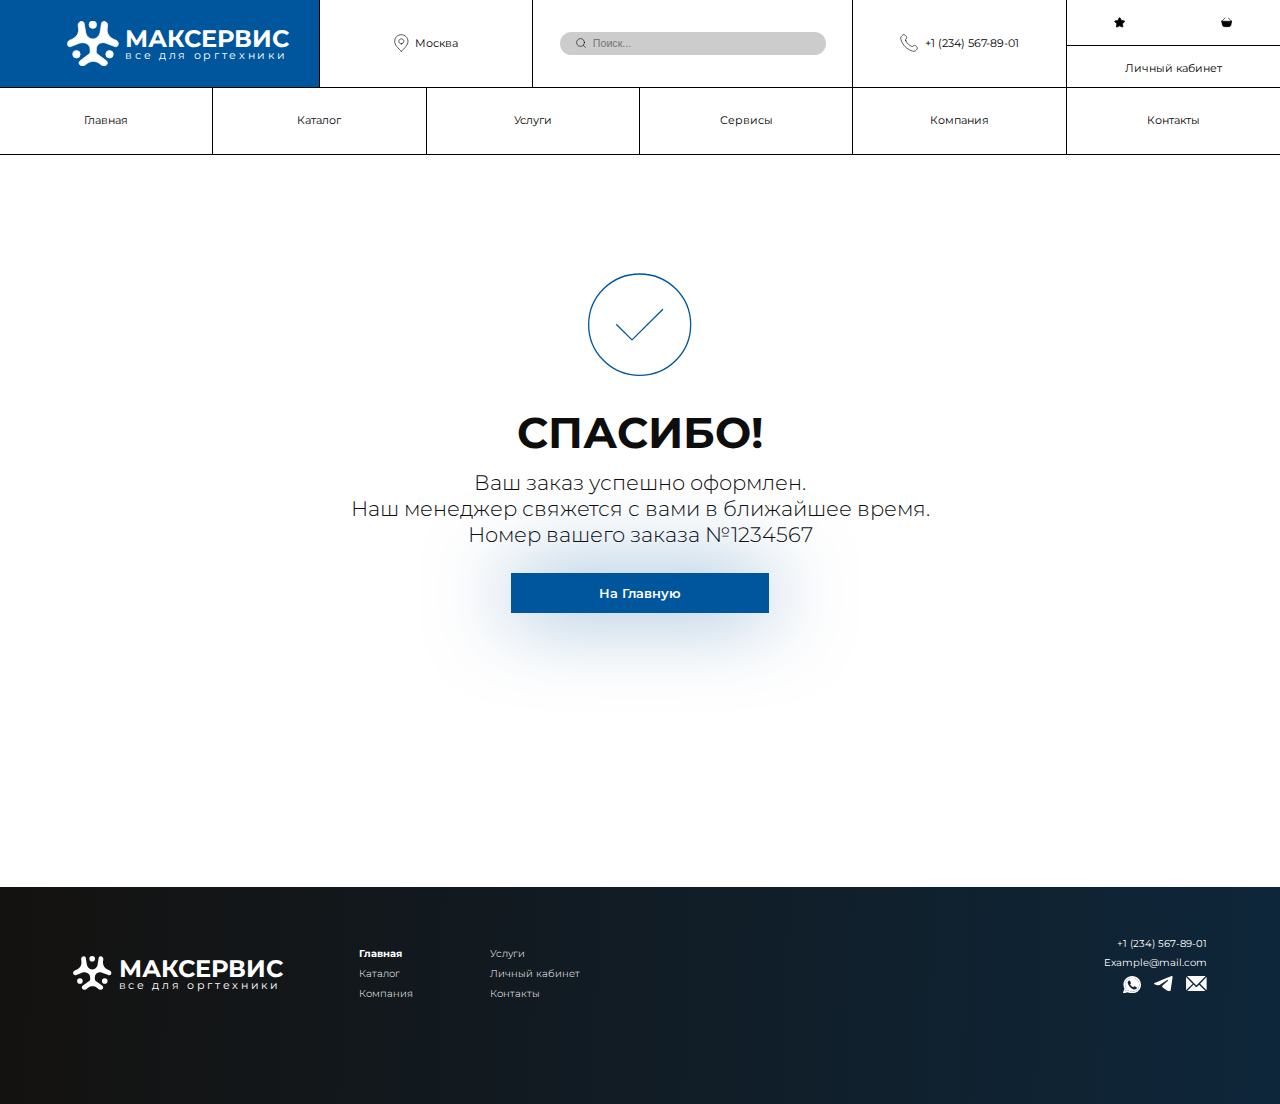
<file: thanks.html>
<!DOCTYPE html>
<html lang="en">
<head>
    <meta charset="UTF-8">
    <meta name="viewport" content="width=device-width, initial-scale=1.0">
    <title>Document</title>
    <link href="assets/css/style.css" rel="stylesheet">
    <link rel="preconnect" href="https://fonts.googleapis.com">
    <link rel="preconnect" href="https://fonts.gstatic.com" crossorigin>
    <link href="https://fonts.googleapis.com/css2?family=Inter:wght@400;500;600;700&family=Montserrat:wght@400;500;600;700&display=swap" rel="stylesheet">
    <link rel="stylesheet" href="https://cdn.jsdelivr.net/npm/swiper@11/swiper-bundle.min.css" />
</head>
<body>
    <header class="header-black">
        <div class="header-block_top">
            <div class="header-block_logo header-btn-animate">
                <a class="logo">
                    <svg xmlns="http://www.w3.org/2000/svg" viewBox="0 0 78 69" fill="none">
                        <circle cx="38.7216" cy="5.6864" r="5.6864" fill="white"/>
                        <circle cx="64.1747" cy="50.6376" r="5.6864" fill="white"/>
                        <circle cx="13.8094" cy="50.6376" r="5.6864" fill="white"/>
                        <path fill-rule="evenodd" clip-rule="evenodd" d="M27.9223 17.4036C28.52 20.9613 30.6821 24.0588 33.8064 25.8626C36.9728 27.6907 40.8741 27.6907 44.0406 25.8626C47.0575 24.1208 49.1371 21.124 49.6985 17.686C50.4895 12.8417 51.5575 6.19304 51.814 4.06713C52.079 1.87084 54.0744 0.305239 56.2704 0.570264C59.419 0.950214 61.6638 3.81073 61.2836 6.95941L60.7123 11.6954C59.9195 18.2667 63.5287 24.5832 69.5949 27.2311C71.8038 28.1953 73.6313 28.9915 74.1257 29.2026C77.0426 30.4478 78.3976 33.8219 77.1525 36.7387C76.2838 38.7733 73.9302 39.7184 71.8956 38.8498C69.6121 37.8749 62.5717 35.2977 57.7903 33.5655C54.8235 32.4907 51.5389 32.7896 48.8062 34.3673C45.9811 35.9984 44.2407 39.0128 44.2407 42.2749C44.2407 44.4737 43.2746 48.4778 45.3232 50.0149L59.4467 60.6119C61.2165 61.9392 61.5745 64.4499 60.2466 66.2197C58.3435 68.7564 54.7437 69.2698 52.207 67.3668L48.3916 64.5041C43.097 60.5317 35.8219 60.4992 30.4955 64.4289C28.5559 65.8598 26.9527 67.0444 26.5231 67.3668C23.9862 69.2698 20.3867 68.7564 18.4833 66.2197C17.1556 64.4499 17.5138 61.9392 19.2834 60.6119L33.407 50.0149C35.3333 48.5696 34.4926 45.0841 34.4926 43.0071C34.4926 39.6086 32.6795 36.4681 29.7362 34.7688C26.1658 32.7074 21.8517 32.3871 18.0198 33.9082C13.3204 35.7736 7.34436 38.156 5.71932 38.8498C3.68478 39.7184 1.33129 38.7733 0.462667 36.7387C-0.782623 33.8219 0.572409 30.4478 3.48921 29.2026C3.98428 28.9912 5.81153 28.1952 8.01992 27.2312C14.0863 24.5832 17.6956 18.2665 16.9026 11.6951L16.3312 6.95941C15.9512 3.81073 18.1957 0.950214 21.3444 0.570264C23.5407 0.305239 25.536 1.87084 25.801 4.06713C26.0546 6.16841 27.1171 12.6107 27.9223 17.4036Z" fill="white"/>
                    </svg>
                    <div class="header-block_logo-text">
                        <h1>МАКСЕРВИС</h1>
                        <p>все для оргтехники</p>
                    </div>
                </a>
            </div>
            <div class="header-block_maps header-btn-animate">
                <svg xmlns="http://www.w3.org/2000/svg" viewBox="0 0 22 27" fill="none">
                    <path d="M11 14.75C13.0711 14.75 14.75 13.0711 14.75 11C14.75 8.92894 13.0711 7.25 11 7.25C8.92887 7.25 7.25 8.92894 7.25 11C7.25 13.0711 8.92887 14.75 11 14.75Z" stroke="#FBFBFB" stroke-linecap="round" stroke-linejoin="round"/>
                    <path d="M11 26C16 21 21 16.5229 21 11C21 5.47715 16.5229 1 11 1C5.47715 1 1 5.47715 1 11C1 16.5229 6 21 11 26Z" stroke="#FBFBFB" stroke-linecap="round" stroke-linejoin="round"/>
                </svg>
                <p>Москва</p>
            </div>
            <div class="header-block_search header-btn-animate">
                <div class="search-input">
                    <a class="search-input-btn">
                        <svg xmlns="http://www.w3.org/2000/svg" viewBox="0 0 17 17" fill="none">
                            <path d="M16 16L12.375 12.375M14.3333 7.66667C14.3333 11.3486 11.3486 14.3333 7.66667 14.3333C3.98477 14.3333 1 11.3486 1 7.66667C1 3.98477 3.98477 1 7.66667 1C11.3486 1 14.3333 3.98477 14.3333 7.66667Z" stroke="#FBFBFB" stroke-linecap="round" stroke-linejoin="round"/>
                        </svg>
                    </a>
                    <input type="search" id="header_search" placeholder="Поиск...">
                </div>
            </div>
            <div class="header-block_phone header-btn-animate">
                <svg xmlns="http://www.w3.org/2000/svg" viewBox="0 0 27 27" fill="none">
                    <path d="M8.32392 9.46348C9.25912 11.4114 10.5341 13.2369 12.1485 14.8515C13.7631 16.4661 15.5888 17.741 17.5366 18.6762C17.7041 18.7565 17.7879 18.7968 17.8939 18.8277C18.2706 18.9375 18.7331 18.8587 19.0521 18.6302C19.142 18.5659 19.2187 18.4891 19.3723 18.3356C19.8421 17.8657 20.077 17.6308 20.3132 17.4773C21.2039 16.8982 22.3522 16.8982 23.243 17.4773C23.4792 17.6308 23.7141 17.8657 24.1838 18.3356L24.4456 18.5973C25.1598 19.3115 25.5168 19.6685 25.7107 20.052C26.0964 20.8145 26.0964 21.7152 25.7107 22.4779C25.5168 22.8613 25.1598 23.2184 24.4456 23.9324L24.2338 24.1442C23.5222 24.856 23.1664 25.2118 22.6825 25.4835C22.1457 25.785 21.312 26.0019 20.6963 26C20.1415 25.9984 19.7621 25.8907 19.0038 25.6755C14.9278 24.5186 11.0816 22.3359 7.87295 19.1271C4.66424 15.9184 2.48145 12.0722 1.32457 7.99628C1.10929 7.23783 1.00165 6.85862 1.00001 6.30374C0.998171 5.68803 1.21499 4.85428 1.51654 4.31746C1.7883 3.83369 2.14413 3.47787 2.85579 2.76621L3.06759 2.5544C3.78169 1.84031 4.13875 1.48325 4.52221 1.2893C5.28484 0.903566 6.18546 0.903566 6.94809 1.2893C7.33155 1.48325 7.68861 1.84031 8.4027 2.5544L8.66455 2.81625C9.1343 3.286 9.36919 3.52089 9.52275 3.75708C10.1019 4.64781 10.1019 5.7961 9.52275 6.68683C9.36919 6.92301 9.1343 7.1579 8.66455 7.62765C8.51095 7.78127 8.43414 7.85806 8.36986 7.94783C8.14142 8.26686 8.06255 8.72944 8.17235 9.10616C8.20326 9.21217 8.24347 9.29593 8.32392 9.46348Z" stroke="#FBFBFB" stroke-linecap="round" stroke-linejoin="round"/>
                </svg>
                <p>+1 (234) 567-89-01</p>
            </div>
            <div class="header-block_account">
                <div class="header-block_account_top">
                    <div class="header-block_account__elem header-btn-animate">
                        <svg xmlns="http://www.w3.org/2000/svg" viewBox="0 0 17 16" fill="none">
                            <path d="M12.9376 9.86384C12.7434 10.0521 12.6541 10.3243 12.6984 10.5912L13.365 14.2808C13.4213 14.5935 13.2893 14.9099 13.0276 15.0907C12.7711 15.2781 12.4299 15.3006 12.1502 15.1507L8.82888 13.4184C8.7134 13.3569 8.58517 13.3239 8.45393 13.3201H8.25071C8.18022 13.3306 8.11123 13.3531 8.04824 13.3876L4.72617 15.1282C4.56194 15.2106 4.37597 15.2399 4.19374 15.2106C3.7498 15.1267 3.45359 14.7037 3.52633 14.2575L4.19374 10.568C4.23798 10.2988 4.14875 10.0251 3.95452 9.83384L1.24662 7.20919C1.02015 6.98947 0.941415 6.65951 1.0449 6.3618C1.14539 6.06484 1.40185 5.84812 1.71156 5.79937L5.43858 5.25869C5.72204 5.22945 5.97101 5.05697 6.09849 4.802L7.74078 1.43494C7.77977 1.35995 7.83001 1.29096 7.89076 1.23247L7.95825 1.17998C7.99349 1.14098 8.03399 1.10874 8.07898 1.08249L8.16072 1.05249L8.2882 1H8.60391C8.88588 1.02925 9.13409 1.19797 9.26383 1.44994L10.9279 4.802C11.0478 5.04722 11.2811 5.21745 11.5503 5.25869L15.2773 5.79937C15.5923 5.84437 15.8555 6.06184 15.9597 6.3618C16.0579 6.66251 15.9732 6.99247 15.7422 7.20919L12.9376 9.86384Z" stroke="white"/>
                        </svg>
                    </div>
                    <div class="header-block_account__elem header-btn-animate">
                        <svg xmlns="http://www.w3.org/2000/svg" viewBox="0 0 17 15" fill="none">
                            <path d="M16 5.875L11 1M16 5.875H1M16 5.875L14.8693 11.3874C14.5577 12.9065 13.1896 14 11.6007 14H5.39935C3.81041 14 2.44236 12.9065 2.13074 11.3874L1 5.875M1 5.875L6 1" stroke="white" stroke-linecap="round" stroke-linejoin="round"/>
                        </svg>
                    </div>
                </div>
                <a class="header-block_account_bottom header-btn-animate" onclick="$('.modal-login').fadeIn()">
                    Личный кабинет
                </a>
            </div>
        </div>
        <div class="header-block_bottom">
            <a class="header-block_bottom__elem header-btn-animate">Главная</a>
            <a class="header-block_bottom__elem header-btn-animate">Каталог</a>
            <a class="header-block_bottom__elem header-btn-animate">Услуги</a>
            <a class="header-block_bottom__elem header-btn-animate">Сервисы</a>
            <a class="header-block_bottom__elem header-btn-animate">Компания</a>
            <a class="header-block_bottom__elem header-btn-animate">Контакты</a>
        </div>
    </header>
    <main>
        <section class="thanks">
            <svg xmlns="http://www.w3.org/2000/svg" viewBox="0 0 156 155" fill="none">
                <path d="M43.35 77.5L66.45 100.45L112.65 54.55M155 77.5C155 119.749 120.526 154 78 154C35.4741 154 1 119.749 1 77.5C1 35.2502 35.4741 1 78 1C120.526 1 155 35.2502 155 77.5Z" stroke="#00569C" stroke-width="2" stroke-linecap="round" stroke-linejoin="round"/>
            </svg>
            <h1>СПАСИБО!</h1>
            <p>Ваш заказ успешно оформлен.<br>
                Наш менеджер свяжется с вами в ближайшее время.<br>
                Номер вашего заказа №1234567</p>
            <a href="/">На Главную</a>
        </section>
    </main>
    <footer>
        <div class="footer-background"></div>
        <div class="footer-left">
            <div class="footer-block_logo">
                <a class="logo">
                    <svg xmlns="http://www.w3.org/2000/svg" viewBox="0 0 78 69" fill="none">
                        <circle cx="38.7216" cy="5.6864" r="5.6864" fill="white"/>
                        <circle cx="64.1747" cy="50.6376" r="5.6864" fill="white"/>
                        <circle cx="13.8094" cy="50.6376" r="5.6864" fill="white"/>
                        <path fill-rule="evenodd" clip-rule="evenodd" d="M27.9223 17.4036C28.52 20.9613 30.6821 24.0588 33.8064 25.8626C36.9728 27.6907 40.8741 27.6907 44.0406 25.8626C47.0575 24.1208 49.1371 21.124 49.6985 17.686C50.4895 12.8417 51.5575 6.19304 51.814 4.06713C52.079 1.87084 54.0744 0.305239 56.2704 0.570264C59.419 0.950214 61.6638 3.81073 61.2836 6.95941L60.7123 11.6954C59.9195 18.2667 63.5287 24.5832 69.5949 27.2311C71.8038 28.1953 73.6313 28.9915 74.1257 29.2026C77.0426 30.4478 78.3976 33.8219 77.1525 36.7387C76.2838 38.7733 73.9302 39.7184 71.8956 38.8498C69.6121 37.8749 62.5717 35.2977 57.7903 33.5655C54.8235 32.4907 51.5389 32.7896 48.8062 34.3673C45.9811 35.9984 44.2407 39.0128 44.2407 42.2749C44.2407 44.4737 43.2746 48.4778 45.3232 50.0149L59.4467 60.6119C61.2165 61.9392 61.5745 64.4499 60.2466 66.2197C58.3435 68.7564 54.7437 69.2698 52.207 67.3668L48.3916 64.5041C43.097 60.5317 35.8219 60.4992 30.4955 64.4289C28.5559 65.8598 26.9527 67.0444 26.5231 67.3668C23.9862 69.2698 20.3867 68.7564 18.4833 66.2197C17.1556 64.4499 17.5138 61.9392 19.2834 60.6119L33.407 50.0149C35.3333 48.5696 34.4926 45.0841 34.4926 43.0071C34.4926 39.6086 32.6795 36.4681 29.7362 34.7688C26.1658 32.7074 21.8517 32.3871 18.0198 33.9082C13.3204 35.7736 7.34436 38.156 5.71932 38.8498C3.68478 39.7184 1.33129 38.7733 0.462667 36.7387C-0.782623 33.8219 0.572409 30.4478 3.48921 29.2026C3.98428 28.9912 5.81153 28.1952 8.01992 27.2312C14.0863 24.5832 17.6956 18.2665 16.9026 11.6951L16.3312 6.95941C15.9512 3.81073 18.1957 0.950214 21.3444 0.570264C23.5407 0.305239 25.536 1.87084 25.801 4.06713C26.0546 6.16841 27.1171 12.6107 27.9223 17.4036Z" fill="white"/>
                    </svg>
                    <div class="footer-block_logo-text">
                        <h1>МАКСЕРВИС</h1>
                        <p>все для оргтехники</p>
                    </div>
                </a>
            </div>
            <ul class="footer-left-colum">
                <li><a href="/" class="active">Главная</a></li>
                <li><a href="/">Каталог</a></li>
                <li><a href="/">Компания</a></li>
            </ul>
            <ul class="footer-left-colum">
                <li><a href="/">Услуги</a></li>
                <li><a href="/">Личный кабинет</a></li>
                <li><a href="/">Контакты</a></li>
            </ul>
        </div>
        <div class="footer-right">
            <a href="tel:+1 (234) 567-89-01">+1 (234) 567-89-01</a>
            <a>Example@mail.com</a>
            <div class="footer-social">
                <a href="/" class="whatsapp-icon">
                    <svg xmlns="http://www.w3.org/2000/svg"  viewBox="0 0 27 26" fill="none">
                        <path fill-rule="evenodd" clip-rule="evenodd" d="M3.13956 13C3.13956 7.18785 7.91866 2.47619 13.814 2.47619C19.7092 2.47619 24.4884 7.18785 24.4884 13C24.4884 18.8121 19.7092 23.5238 13.814 23.5238C11.714 23.5238 9.75927 22.9272 8.11002 21.897C7.80309 21.7054 7.42699 21.6541 7.07882 21.7565L3.46315 22.8204L4.8245 19.6799C4.98541 19.3087 4.95267 18.8835 4.73677 18.5406C3.72437 16.9322 3.13956 15.0353 3.13956 13ZM15.0425 16.8481L16.6929 15.702C17.0982 15.4207 17.6331 15.4006 18.0589 15.6506L20.1665 16.8887C20.5186 17.0956 20.7462 17.4588 20.7762 17.8618C20.8061 18.2648 20.6347 18.6569 20.3169 18.9121L19.5741 19.5089C18.8473 20.0928 17.8157 20.4636 16.7257 20.187C15.3728 19.8435 13.0593 18.9593 10.7818 16.7139C8.6649 14.6268 7.63156 12.4011 7.14735 10.987C6.6803 9.62283 7.24382 8.27558 8.19665 7.45573L8.59287 7.11481C8.88151 6.86646 9.26933 6.76158 9.6461 6.82999C10.0229 6.8984 10.3473 7.13261 10.5273 7.46604L11.8637 9.94223C12.141 10.4561 12.0178 11.0911 11.5677 11.4677L10.5189 12.3454C11.006 13.1774 11.6666 14.0844 12.5578 14.963C13.415 15.8081 14.2696 16.414 15.0425 16.8481Z" fill="#FEFEFE"/>
                        <path fill-rule="evenodd" clip-rule="evenodd" d="M13.814 2.47619C7.91866 2.47619 3.13956 7.18785 3.13956 13C3.13956 15.0353 3.72437 16.9322 4.73677 18.5406C4.95267 18.8835 4.98541 19.3087 4.8245 19.6799L3.46315 22.8204L7.07882 21.7565C7.42699 21.6541 7.80309 21.7054 8.11002 21.897C9.75927 22.9272 11.714 23.5238 13.814 23.5238C19.7092 23.5238 24.4884 18.8121 24.4884 13C24.4884 7.18785 19.7092 2.47619 13.814 2.47619ZM0.627934 13C0.627934 5.82029 6.53153 0 13.814 0C21.0964 0 27 5.82029 27 13C27 20.1797 21.0964 25.9999 13.814 25.9999C11.4326 25.9999 9.19564 25.3766 7.2654 24.2858L1.61497 25.9482C1.14822 26.0856 0.643016 25.9445 0.318752 25.5861C-0.00551122 25.2277 -0.0903565 24.7169 0.101057 24.2753L2.26631 19.2804C1.22211 17.4179 0.627934 15.2757 0.627934 13Z" fill="#FEFEFE"/>
                    </svg>
                </a>
                <a href="/" class="tg-icon">
                    <svg xmlns="http://www.w3.org/2000/svg" width="28" height="23" viewBox="0 0 28 23" fill="none">
                        <path d="M25.6129 0.203051C25.6129 0.203051 28.2031 -0.79252 27.9872 1.6253C27.9153 2.62088 27.2677 6.10538 26.7641 9.87435L25.0373 21.039C25.0373 21.039 24.8934 22.6746 23.5983 22.959C22.3031 23.2435 20.3605 21.9635 20.0007 21.679C19.7129 21.4657 14.6045 18.2656 12.8057 16.7011C12.3021 16.2745 11.7265 15.4211 12.8777 14.4255L20.4325 7.31432C21.2959 6.46096 22.1593 4.46982 18.5617 6.88764L8.48874 13.6433C8.48874 13.6433 7.33754 14.3544 5.17907 13.7144L0.502281 12.2922C0.502281 12.2922 -1.22453 11.2255 1.72543 10.1588C8.92047 6.81647 17.7703 3.40308 25.6129 0.203051Z" fill="#FEFEFE"/>
                    </svg>
                </a>
                <a href="/" class="mail-icon">
                    <svg xmlns="http://www.w3.org/2000/svg" width="31" height="23" viewBox="0 0 31 23" fill="none">
                        <path d="M29.499 0.0769229L15.5652 14.1884L1.51087 0.0769229H29.499Z" fill="#FEFEFE"/>
                        <path d="M1.50089 22.9231L11.3836 12.9144L14.8465 16.3913C15.2473 16.7938 15.8942 16.7925 16.2934 16.3881L19.6699 12.9686L29.4991 22.9231H1.50089Z" fill="#FEFEFE"/>
                        <path d="M0.0507812 21.4546V1.53555L9.92727 11.4522L0.0507812 21.4546Z" fill="#FEFEFE"/>
                        <path d="M30.9492 21.4545L21.12 11.5L30.9492 1.54545V21.4545Z" fill="#FEFEFE"/>
                    </svg>
                </a>
            </div>
        </div>
    </footer>
    <script src="https://code.jquery.com/jquery-3.7.1.min.js" integrity="sha256-/JqT3SQfawRcv/BIHPThkBvs0OEvtFFmqPF/lYI/Cxo=" crossorigin="anonymous"></script>
    <script src="https://cdn.jsdelivr.net/npm/swiper@11/swiper-bundle.min.js"></script>
    <script src="assets/script/script.js"></script>
</body>
</html>
</file>
<file: assets/css/style.css>
html {
    font-size: calc(100vw / 1920 * 10);
}

body {
    font-size: 1.6rem;
    margin: 0;
}

h1,h2,h3,h4,h5,h6,a,p,span,div {
    font-family: Montserrat;
    margin: 0;
    padding: 0;
}

a {
    text-decoration: none;
}

header {
    position: absolute;
    top: 0;
    width: 100vw;
    z-index: 1;
}

.header-block_top {
    display: flex;
    height: 13rem;
    border-bottom: 1px solid #fff;
}

header hr {
    padding: 0;
    margin: 0;
    height: auto;
    background: #fff;
    border: none;
    width: 1px;
}

.header-block_logo {
    display: flex;
    padding: 3.1rem 4.6rem 3rem 10rem;
    width: 48rem;
    max-width: 48rem;
    min-width: 48rem;
    box-sizing: border-box;
    border-right: 0.1rem solid #fff;
}

.header-block_logo a {
    display: flex;
    gap: 1rem;
}

.header-block_logo svg {
    width: 7.8rem;
    height: 6.8rem;
}

.header-block_logo h1 {
    color: #FFF;
    font-size: 3.6rem;
    font-style: normal;
    font-weight: 700;
    line-height: 3.5rem; /* 97.222% */
}

.header-block_logo p {
    color: #FFF;
font-size: 1.7rem;
font-style: normal;
font-weight: 400;
line-height: 1.5rem; /* 88.235% */
letter-spacing: .4rem;
}

.header-block_logo-text {
    display: flex;
    flex-direction: column;
    justify-content: center;
}

.header-block_maps {
    display: flex;
    justify-content: center;
    align-items: center;
    gap: 1rem;
    width: 32rem;
    border-right: 0.1rem solid #fff;
    box-sizing: border-box;
}

.header-block_maps p {
    color: #FBFBFB;
    font-size: 1.6rem;
    font-style: normal;
    font-weight: 400;
    line-height: normal;
}

.header-block_maps svg {
    width: 2.2rem;
    height: 2.7rem;
}

.header-block_search {
    display: flex;
    justify-content: center;
    align-items: center;
    width: 48rem;
    border-right: 0.1rem solid #fff;
    box-sizing: border-box;
}

.search-input {
    width: 40rem;
    height: 3.5rem;
    position: relative;
}

.header-block_search input {
    position: absolute;
    width: 40rem;
    height: 3.5rem;
    border-radius: 50px;
    background: #fbfbfb2e;
    outline: none; 
    border: none; 
    padding-left: 5rem;
    color: #fff;
    font-size: 1.6rem;
}

.header-block_search .search-input-btn svg {
    position: absolute;
    left: 2.5rem;
    top: 50%;
    transform: translateY(-50%);
    width: 1.5rem;
    height: 1.5rem;
}

.header-block_search input:focus {
    outline: none; 
    border: none; 
    color: #fff !important;
}

.header-block_phone {
    display: flex;
    justify-content: center;
    align-items: center;
    gap: 1rem;
    width: 32rem;
    border-right: 0.1rem solid #fff;
    box-sizing: border-box;
}

.header-block_phone p {
    color: #FBFBFB;
    font-family: Montserrat;
    font-size: 1.6rem;
    font-style: normal;
    font-weight: 400;
    line-height: normal;
}

.header-block_phone svg {
    width: 2.7rem;
    height: 2.7rem;
}

.header-block_account_top {
    display: flex;
    width: 32rem;
}

.header-block_account__elem {
    height: 6.8rem;
    width: 16rem;
    display: flex;
    justify-content: center;
    align-items: center;
    border-right: 0.1rem solid #fff;
}

.header-block_account__elem:nth-child(2) {
    border: none;
}
.header-block_account_bottom {
    border-top: 1px solid #FFF;
    display: flex;
    justify-content: center;
    align-items: center;
    height: 6.8rem;
    color: #FBFBFB;
    font-family: Montserrat;
    font-size: 1.6rem;
    font-style: normal;
    font-weight: 400;
    line-height: normal;
}

.header-block_account__elem svg {
    width: 1.7rem;
    height: 1.6rem;
}

.header-block_bottom {
    width: 100%;
    height: 10rem;
    display: flex;
    border-bottom: 1px solid #fff;
}

.header-block_bottom__elem {
    width: 32rem;
    height: 100%;
    display: flex;
    justify-content: center;
    align-items: center;
    color: #FBFBFB;
font-size: 1.6rem;
font-style: normal;
font-weight: 400;
line-height: normal;
border-right: 0.1rem solid #fff;
box-sizing: border-box;
}

.header-block_account {
    box-sizing: border-box;
}

.header-block_bottom__elem:nth-child(6) {
    border: none !important;
}

.header-black p, .header-black h1, .header-black a {
    color: #000;
}

.header-black hr {
    background: #000;
}

.header-black .header-block_top, .header-black .header-block_bottom {
    border-bottom: 1px solid #000;
}

.header-black .header-block_account_bottom {
    border-top: 1px solid #000;
}

.header-black .header-block_search input {
    color: #000;
    background: rgba(0, 0, 0, 0.2);
}

.header-btn-animate {
    position: relative;
    z-index: 999;
}

.header-btn-animate:after {
    content: '';
    position: absolute; 
    bottom: 0; 
    left: 0;
    width: 100%;
    height: 0;
    background: #00569C;
    -webkit-transition: 0.3s;
    transition: 0.3s;
    z-index: -1;
}

.header-btn-animate:hover:after{    
    height: 100%;
}

.header-black .logo svg circle, .header-black .logo svg path,
.header-black  .header-block_account svg {
    stroke: #000;
    fill: #000;
}

.header-black svg path {
    stroke: #000;
}

.header-black .header-btn-animate:hover {    
    height: 100%;
    color: #fff;
}

.header-black .header-block_account_bottom:hover {    
    height: 6.3rem;
}

.header-black .header-btn-animate {
    box-sizing: border-box;
}

.header-black .header-block_account__elem:hover {    
    height: auto;
}

.header-black .header-btn-animate:hover svg circle {
    fill: #fff;
}

.header-black .header-btn-animate:hover svg path, .header-black .header-block_account .header-btn-animate:hover svg  {
    stroke: #fff;
}

.header-black .header-btn-animate:hover .logo svg circle, .header-black .header-block_account .header-btn-animate:hover svg {
    fill: #fff;
}

.header-black .header-btn-animate:hover .logo svg circle, .header-black .header-btn-animate:hover .logo svg path  {
    stroke: #fff;
    fill: #fff;
}

.header-black .header-btn-animate:hover .logo p, .header-black .header-btn-animate:hover .logo h1 {
    color: #FFF;
}

.header-black .header-btn-animate:hover p {
    color: #fff;
}

.header-black .header-btn-animate:hover input {
    color: #fff;
    background: #fbfbfb2e;
}

.header-black .header-block_logo, .header-black .header-block_search, .header-black .header-block_bottom__elem, .header-black .header-block_maps,
.header-black .header-block_phone {
    border-right: 0.1rem solid #000;
}



/* main banner 8*/

.main-banner {
    height: 108rem;
    width: 100%;
    background: linear-gradient(0deg, rgba(0, 0, 0, 0.50) 0%, rgba(0, 0, 0, 0.50) 100%), url('../images/main-banner.png') no-repeat, lightgray 50% / cover no-repeat;
    background-size: cover;
}

.main-banner-block {
    padding-left: 10rem;
    padding-top: 28rem;
}

.main-banner-block p {
    color: #FFF;
    font-size: 2.4rem;
    font-style: normal;
    font-weight: 300;
    line-height: normal;
}

.main-banner-block h1 {
    color: #FFF;
    font-size: 7.6rem;
    font-style: normal;
    font-weight: 700;
    line-height: 8.5rem;
    width: 132.8rem;
}

.main-banner-card-block {
    display: flex;
    gap: 2.5rem;
    margin-top: 5rem;
}

.main-banner-card {
    border: 1px solid var(--White, #FBFBFB);
    box-shadow: 0px 0px 125px 0px rgba(255, 255, 255, 0.10);
    padding: 2.5rem;
    display: flex;
    flex-direction: column;
    gap: 1.5rem;
}

.main-banner-card svg {
    width: 3.2rem;
    height: 3.2rem;
}

.main-banner-card:nth-child(3) svg {
    width: 4.2rem;
    height: 3.2rem;
}

.main-banner-card p {
    color: #FBFBFB;
    font-size: 2rem;
    font-style: normal;
    font-weight: 700;
    line-height: normal;
    text-transform: uppercase;
}

.go-down {
    width: 8.4rem;
    height: 8.4rem;
    display: flex;
    justify-content: center;
    align-items: center;
    background: #42454A no-repeat;
    background-size: 100%;
    margin: auto;
    margin-top: 7.5rem;
    border-radius: 50%;
}

.go-down svg {
    width: 2.4rem;
    height: 2rem;
}

/* About */

.main-about {
    padding: 5rem 0;
    display: flex;
    flex-direction: column;
    align-items: center;
}

.main-about-text h1 {
    color: #000;
    text-align: center;
    font-size: 7.6rem;
    font-style: normal;
    font-weight: 700;
    line-height: 8.5rem; /* 111.842% */
    width: 146.5rem;
    margin: auto;
}

.main-about-text h1 span {
    color: #00569C;
    font-size: 7.6rem;
    font-style: normal;
    font-weight: 700;
    line-height: 8.5rem;
}

.main-about-block {
    display: flex;
    gap: 15rem;
    justify-content: center;
    align-items: center;
    margin-top: 3.6rem;
}

.main-about-block p {
    width: 54.3rem;
    color: #000;
    font-size: 1.6rem;
    font-style: normal;
    font-weight: 400;
    line-height: normal;
}

.main-about__a {
    border: 1px solid #00569C;
    display: flex;
    align-items: center;
    justify-content: center;
    position: relative;
    width: 36rem;
    height: 10rem;
    z-index: 999;
}

.main-about__a {
    position: relative;
    z-index: 999;
}

.main-about__a:after {
    content: '';
    position: absolute; 
    bottom: 0; 
    left: 0;
    width: 100%;
    height: 0;
    background: #00569C;
    -webkit-transition: 0.3s;
    transition: 0.3s;
    z-index: -1;
}

.main-about__a:hover:after{    
    height: 100%;
}

.main-about__a:hover p {
    color: #fff;
}

.main-about__a:hover svg path {
    stroke: #fff;
}

.main-about__a svg {
    position: absolute;
    width: 1.6rem;
    height: 1.8rem;
    right: 3rem;
}

.main-about__a p {
    color: #00569C;
    text-align: center;
    font-size: 1.6rem;
    font-style: normal;
    font-weight: 600;
    line-height: normal;
}

.main-about-img {
    margin-top: 5rem;
    width: 132.8rem;
    height: 87.7rem;
    background: url('../images/main-about.png') no-repeat;
    background-size: 100%;
    position: relative;
}

.main-about-img__image_1 {
    width: 48.6rem;
    height: 27.1rem;
    position: absolute;
    top: 7.9rem;
    left: -20.8rem;
}

.main-about-img__image_2 {
    width: 37.2rem;
    height: 24.5rem;
    position: absolute;
    bottom: 5.5rem;
    right: -18.6rem;
}

/* main info */
.main-info {
    background: #1F85D9;
    padding-top: 10rem;
    padding-bottom: 17.5rem;
    position: relative;
}

.main-info-title {
    color: #FFF;
    font-family: Montserrat;
    font-size: 4.8rem;
    font-style: normal;
    font-weight: 700;
    line-height: normal;
    text-transform: capitalize;
    text-align: center;
    z-index: 99999999;
    position: absolute;
    bottom: 7.5rem;
    width: 100%;
}

.main-info-top {
    display: flex;
    flex-direction: column;
    gap: 5rem;
    align-items: center;
}

.main-info-top h1 {
    color: #FFF;
    text-align: center;
    font-size: 17rem;
    font-style: normal;
    font-weight: 700;
    line-height: 55%; /* 93.5px */
    letter-spacing: .85rem;
    z-index: 1;
}

.main-info-top p {
    color: #FFF;
    font-size: 3.5rem;
    font-style: normal;
    font-weight: 400;
    line-height: normal;
}

.main-info-center {
    display: flex;
    flex-direction: column;
    align-items: center;
    gap: 5rem;
    margin-top: 8.5rem;
}

.main-info-center h1 {
    color: #FFF;
    font-size: 4.8rem;
    font-style: normal;
    font-weight: 700;
    line-height: normal;
    text-transform: capitalize;
}

.main-info-block {
    display: flex;
    gap: 15rem;
}

.main-info_card {
    width: 30rem;
}

.main-info_card hr {
    background: #FFF;
    height: 2px;
    border: none;
    z-index: 1;
    position: relative;
}

.main-info_card h1 {
    color: #FFF;
    font-size: 9.5rem;
    font-style: normal;
    font-weight: 500;
    line-height: 8rem; /* 157.895% */
    text-transform: capitalize;
    z-index: 1;
    position: relative;
}

.main-info_card p {
    color: #FFF;
    font-size: 1.8rem;
    font-style: normal;
    font-weight: 700;
    line-height: normal;
    z-index: 1;
    position: relative;
}

.main-info-bottom {
    display: flex;
    flex-direction: column;
    align-items: center;
    margin-top: 15rem;
}

.main-info__printer-1 {
    position: absolute;
    top: 7rem;
    right: 10rem;
    filter: blur(5px);
}

.main-info__printer-1 img {
    transform: rotate(23.072deg);
    width: 38.8rem;
    height: 30.9rem;
}

.main-info__printer-2 {
    position: absolute;
    filter: blur(5px);
    top: 36.5rem;
    left: 1.5rem;
}

.main-info__printer-2 img {
    width: 40.4rem;
    height: 29.7rem;
    transform: rotate(-17.609deg);
}

.main-info__printer-3 {
    position: absolute;
    width: 45.8rem;
    height: 46.5rem;
    filter: blur(5px);
    bottom: 0rem;
    right: 0rem;
}

.main-info__printer-3 img {
    width: 45.8rem;
    height: 46.5rem;
}

.main-info__printer-4 {
    position: absolute;
    width: 32.6rem;
    height: 24.5rem;
    transform: rotate(3.658deg);
    filter: blur(5px);
    bottom: -12rem;
    left: -10rem;
}

.main-info__printer-4 img {
    width: 32.6rem;
    height: 24.5rem;
    transform: rotate(3.658deg);
}

.main-info-bottom h1 {
    color: #FFF;
    font-size: 4.8rem;
    font-style: normal;
    font-weight: 700;
    line-height: normal;
    text-transform: capitalize;
}

.marquee-1 {
    position: relative;
    display: flex;
    overflow: hidden;
    user-select: none;
    gap: 0px;
    width: 192rem;
    z-index: 1;
}

.marquee-1 .items {
    flex-shrink: 0;
    display: flex;
    gap: 0px;
    counter-reset: item;
    justify-content: space-around;
    min-width: auto;
}

.marquee-1 .item {
    background: #ccc;
    flex: 0 0 auto;
    width: 100px;
    height: 100px;
    counter-increment: item;
    border-radius: 6px;
    display: flex;
    justify-content: center;
    align-items: center;
    font-size: 25px;
    font-weight: bold;
    color: #fff;
    margin: 10px 0;
    transition: all 0.1s ease-in-out;
}

.marquee-1:hover .marquee {
    animation-play-state: paused;
}

.marquee-2:hover .marquee {
    animation-play-state: paused;
}

.marquee .elem {
    position: relative;
    z-index: 999;
}

.marquee .elem:after {
    content: '';
    position: absolute; 
    bottom: 0; 
    left: 0;
    width: 100%;
    height: 0;
    background: #fff;
    -webkit-transition: 0.3s;
    transition: 0.3s;
    z-index: -1;
}

.marquee .elem:hover:after{    
    height: 100%;
}

.marquee .elem:hover img {
    filter: brightness(0) invert(0);
}

.marquee-1 .marquee {
    animation: marquee-1 20s linear infinite;
}

.marquee-1 .elem {
    width: 32rem;
    height: 14.5rem;
    display: flex;
    justify-content: center;
    align-items: center;
    border: 1px solid #fff;
}

.marquee-1 .perfscan {
    margin: 20px 0;
    text-align: center;
    bottom: 0;
    background: #fff;
    padding: 5px;
}

.marquee-1 .perfscan hr {
    border: solid #999;
    border-width: 1px 0 0 0;
    max-width: 50%;
    margin: 0 auto 20px;
}

.marquee-1 .perfscan a {
    color: #000;
    font-weight: bold;
}

@keyframes marquee-1 {
    from {
        transform: translateX(0);
    }

    to {
        transform: translateX(-100%);
    }
}



.marquee-2 {
    position: relative;
    display: flex;
    overflow: hidden;
    user-select: none;
    gap: 0px;
    width: 100vw;
    z-index: 1;
}

.marquee-2 .items {
    flex-shrink: 0;
    display: flex;
    gap: 0px;
    counter-reset: item;
    justify-content: space-around;
    min-width: auto;
    height: 14.8rem;
}

.marquee-2 .item {
    background: #ccc;
    flex: 0 0 auto;
    width: 100px;
    height: 100px;
    counter-increment: item;
    border-radius: 6px;
    display: flex;
    justify-content: center;
    align-items: center;
    font-size: 25px;
    font-weight: bold;
    color: #fff;
    margin: 10px 0;
    transition: all 0.1s ease-in-out;
}

.marquee-2 .marquee {
    animation: marquee-2 20s linear infinite;
}

.marquee-2 .elem {
    width: 32rem;
    height: 14.5rem;
    display: flex;
    justify-content: center;
    align-items: center;
    border: 1px solid #fff;
}

.marquee-2 .perfscan {
    margin: 20px 0;
    text-align: center;
    bottom: 0;
    background: #fff;
    padding: 5px;
}

.marquee-2 .perfscan hr {
    border: solid #999;
    border-width: 1px 0 0 0;
    max-width: 50%;
    margin: 0 auto 20px;
}

.marquee-2 .perfscan a {
    color: #000;
    font-weight: bold;
}

@keyframes marquee-2 {
    from {
        transform: translateX(-100%);
    }

    to {
        transform: translateX(0%);
    }
}

.marquee-samsung img {
    width: 22.8rem;
    height: 3.5rem;
}

.marquee-brother img {
    width: 15.7rem;
    height: 3.5rem;
}

.marquee-canon img {
    width: 16.7rem;
    height: 3.5rem;
}

.marquee-oki img {
    width: 12.5rem;
    height: 3.5rem;
}

.marquee-hp img {
    width: 3.5rem;
    height: 3.5rem;
}

.marquee-lexmark img {
    width: 17.7rem;
    height: 3.5rem;
}

.main-info-marquee {
    margin-top: 6rem;
}

/* main advantage */
.horizontal-container {
    position: relative;
    width: 100%;
    min-height: 108.3rem;
  }

.space-holder {
  position: relative;
  width: 100%;
}

.sticky {
  position: sticky;
  top: 0;
  height: 100vh;
  width: 100%;
  overflow-x: hidden;
}

.horizontal {
  position: absolute;
  height: 100%;
  will-change: transform;
}

.main-advantage {
    height: 100vh;
    display: flex;
    align-items: center;
}

.main-advantage-block {
    display: flex;
    gap: 5.5rem;
    align-items: center;
    padding-left: 10rem;
}

.main-advantage-column {
    display: flex;
    flex-direction: column;
    gap: 7.1rem;
}

.main-advantage__text {
    width: 77rem;
    height: 38.7rem;
    gap: 2.5rem;
    display: flex;
    flex-direction: column;
}

.main-advantage__text h1 {
    color: #1A1A1A;
    font-size: 4.8rem;
    font-style: normal;
    font-weight: 700;
    line-height: normal;
}

.main-advantage__text span {
    color: #00569C;
    font-size: 4.8rem;
    font-style: normal;
    font-weight: 700;
    line-height: normal;
}

.main-advantage__text p {
    color: #1A1A1A;
    font-size: 3.2rem;
    font-style: normal;
    font-weight: 400;
    line-height: normal;
    width: 56.7rem;
}

.main-advantage__elem {
    border: 1px solid #1A1A1A;
    display: flex;
    flex-direction: column;
    gap: 2.5rem;
    height: 38.7rem;
    max-height: 38.7rem;
    min-height: 38.7rem;
    width: 77rem;
}

.main-advantage__elem {
    position: relative;
    z-index: 999;
}

.main-advantage__elem:after {
    content: '';
    position: absolute; 
    bottom: 0; 
    left: 0;
    width: 100%;
    height: 0;
    background: #1F85D9;
    -webkit-transition: 0.3s;
    transition: 0.3s;
    z-index: -1;
}

.main-advantage__elem:hover:after{    
    height: 100%;
}

.main-advantage__elem:hover .main-advantage__elem-btn .number, .main-advantage__elem:hover .main-advantage__elem-btn a  {
    color: #fff;
    border: 1px solid #fff;
}

.main-advantage__elem:hover h1, .main-advantage__elem:hover p {
    color: #fff;
}

.main-advantage__elem:hover svg path {
    stroke: #fff;
}

.main-advantage__elem-top {
    display: inline-flex;
    width: auto;
    justify-content: space-between;
    padding: 3rem;
    padding-bottom: 0;
}

.main-advantage__elem .shapes svg {
    width: 8.7rem;
    height: 7.7rem;
    margin-top: 2.3rem;
}

.main-advantage__elem-btn {
    display: flex;
    gap: 2rem;
}

.main-advantage__elem-btn a {
    color: #1A1A1A;
    font-size: 1.6rem;
    font-style: normal;
    font-weight: 400;
    line-height: normal;
    text-transform: capitalize;
    padding: 1.5rem 3.5rem;
    border: 1px solid rgba(26, 26, 26, 0.25);
    height: 2rem;
}

.main-advantage__elem-btn .number {
    display: flex;
    width: 4.8rem;
    height: 2rem;
    padding: 1.5rem 0;
    justify-content: center;
    align-items: center;
    gap: 1rem;
    border: 1px solid rgba(26, 26, 26, 0.25);
    color: #1A1A1A;
    font-size: 1.6rem;
    font-style: normal;
    font-weight: 400;
    line-height: normal;
    text-transform: capitalize;
}

.main-advantage__elem-bottom {
    display: flex;
    flex-direction: column;
    gap: 2rem;
    padding: 3rem;
    padding-top: 0;
}

.main-advantage__elem-bottom h1 {
    color: #1A1A1A;
    font-size: 3.2rem;
    font-style: normal;
    font-weight: 700;
    line-height: normal;
    text-transform: uppercase;
}

.main-advantage__elem-bottom p {
    width: 47rem;
    color: #1A1A1A;
    font-family: Montserrat;
    font-size: 2rem;
    font-style: normal;
    font-weight: 400;
    line-height: normal;
}

/* main form */
.main-form {
    height: 62rem;
    background: linear-gradient(90deg, rgba(16,62,132,1) 0%, rgba(16,62,132,1) 50%, rgba(252,176,69,0) 100%), url('../images/forma.png') no-repeat;
    background-size: contain;
    background-position: right;
    padding-left: 10rem;
    display: flex;
    align-items: center;
}
.main-form h1 {
    width: 38.5rem;
    color: #FBFBFB;
    font-size: 5rem;
    font-style: normal;
    font-weight: 700;
    line-height: normal;
    text-transform: capitalize;
}

.main-form p {
    width: 54rem;
    color: #FBFBFB;
    font-size: 2.4rem;
    font-style: normal;
    font-weight: 400;
    line-height: normal;
}

.main-form form {
    margin-top: 3.5rem;
    display: flex;
    flex-direction: column;
    width: 37.3rem;
    gap: 1.5rem;
}

.main-form form input {
    display: inline-flex;
    padding: 2.5rem 4.5rem;
    align-items: center;
    gap: 1rem;
    flex-shrink: 0;
    background: none;
    border: 1px solid #FBFBFB;
    color: #fff;
}

.main-form form button {
    display: flex;
    padding: 2.5rem 4.5rem;
    justify-content: center;
    align-items: center;
    background: #FFF;
    color: #103E84;
    text-align: center;
    font-family: Montserrat;
    font-size: 2.4rem;
    font-style: normal;
    font-weight: 700;
    line-height: normal;
    text-transform: uppercase;
    border: none;
    outline: none;
}

/* main canon */
.main-canon {
    display: flex;
    flex-direction: column;
    gap: 11.3rem;
    position: relative;
    overflow: hidden;
    padding-bottom: 5rem;
}

.main-canon-top {
    position: relative;
    height: 60rem;
}

.main-canon-back {
    position: absolute;
    left: 50%;
    top: 50%;
    transform: translate(-50%, -50%);
    color: rgba(0, 86, 156, 0.25);
    text-align: center;
    font-family: Montserrat;
    font-size: 45rem;
    font-style: normal;
    font-weight: 700;
    z-index: 999;
}

.main-canon-subtitle {
    color: #000;
    text-align: center;
    font-family: Montserrat;
    font-size: 7.6rem;
    font-style: normal;
    font-weight: 700;
    line-height: 8.5rem; /* 111.842% */  
    margin-top: 10.5rem;
}

.main-canon-title {
    color: #00569C;
    text-align: center;
    font-family: Montserrat;
    font-size: 25rem;
    font-style: normal;
    font-weight: 700;
    line-height: 20rem;
    margin-top: 0;
}

.main-canon-description {
    color: #000;
    text-align: center;
    font-family: Montserrat;
    font-size: 3.5rem;
    font-style: normal;
    font-weight: 500;  
    margin-top: 5.5rem;
}

.main-canon-printer-1 {
    position: absolute;
    filter: blur(5px);
    top: -2rem;
    right: -6rem;
}

.main-canon-printer-1 img {
    width: 45.8rem;
    height: 28.6rem;
    transform: rotate(16.489deg);
}

.main-canon-printer-2 {
    position: absolute;
    filter: blur(3.5px);
    top: 30rem;
    right: -16rem;
}

.main-canon-printer-2 img {
    width: 39.3rem;
    height: 30.2rem;
    transform: rotate(-25.316deg);
}

.main-canon-printer-3 {
    position: absolute;
    filter: blur(5px);
    top: -5rem;
    left: -20rem;
}

.main-canon-printer-3 img {
    width: 39.3rem;
    height: 30.2rem;
    transform: rotate(16.489deg);
}

.main-canon-printer-4 {
    position: absolute;
    filter: blur(5px);
    top: 38rem;
    left: -16rem;
    z-index: 99999;
}

.main-canon-printer-4 img {
    width: 40.4rem;
    height: 29.7rem;
    transform: rotate(-17.609deg);
}

.main-canon-top h4 {
    color: #1A1A1A;
    font-size: 4.8rem;
    font-style: normal;
    font-weight: 700;
    line-height: normal;
}

.main-canon-top {
    padding-left: 14.5rem;
    padding-right: 5.4rem;
    display: flex;
    flex-direction: column;
    gap: 3rem;
}

.main-canon-top h4 span {
    color: #00569C;
}

.main-canon-top p {
    color: #1A1A1A;
    font-family: Montserrat;
    font-size: 3.2rem;
    font-style: normal;
    font-weight: 400;
    line-height: normal;
    width: 172rem;
}

.main-canon-top-block {
    display: flex;
    gap: 3.2rem;
    margin-top: 2rem;
}

.main-canon-top__elem {
    padding: 3.5rem;
    border: 1.384px solid #0D0D0E;
    box-shadow: 0px 0px 172.969px 0px rgba(255, 255, 255, 0.10);
    display: flex;
    flex-direction: column;
    gap: 2rem;
    width: 100%;
}

.main-canon-top__elem svg {
    width: 4.3rem;
    height: 4.3rem;
}

.main-canon-top__elem h4 {
    color: #0D0D0E;
    font-family: Montserrat;
    font-size: 2.7rem;
    font-style: normal;
    font-weight: 700;
    line-height: normal;
    text-transform: uppercase;
    width: 26.4rem;
}

.main-canon-top__elem:nth-child(4) {
    padding-right: 23.8rem;
}

.main-canon-top__elem:nth-child(4) h4 {
    width: 31.4rem;
}

.main-canon-top-btn {
    background: #00569C;
    color: #FFFFFF;
    font-family: Montserrat;
    font-size: 3.2rem;
    font-style: normal;
    font-weight: 700;
    line-height: normal;
    text-transform: uppercase;
    width: 41.9rem;
    height: 7.5rem;
    display: flex;
    justify-content: center;
    align-items: center;
    margin: auto;
}

/* main warranty */
.main-warranty {
    padding: 0 5.5rem 12rem 14.5rem;
    display: flex;
    flex-direction: column;
    gap: 5rem;
}
.main-warranty h1 {
    color:  #0D0D0E;
    font-family: Montserrat;
    font-size: 6.4rem;
    font-style: normal;
    font-weight: 700;
    line-height: 6.4rem; /* 100% */
    text-transform: capitalize;
}

.main-warranty h1 span {
    color:  #00569C;
}

.main-warranty-block {
    display: flex;
    flex-direction: column;
    gap: 5rem;
}

.main-warranty-block-row-1 {
    display: grid;
    grid-template-columns: repeat(3, 1fr);
    gap: 5.5rem;
    height: 32.6rem;
}

.main-warranty-block__elem {
    border: 1.096px solid #0D0D0E;
    width: auto;
    height: 100%;
    padding: 0 4.66rem 0 4.34rem;
    display: flex;
    flex-direction: column;
    justify-content: center;
    gap: 2.5rem;
}

.main-warranty-block__elem h4 {
    color: #0D0D0E;
    font-family: Montserrat;
    font-size: 3.6rem;
    font-style: normal;
    font-weight: 700;
    line-height: normal;
    text-transform: uppercase;
}

.main-warranty-block-row-1 .main-warranty-block__elem:nth-child(1) svg {
    width: 7.2rem;
    height: 6.9rem;
}

.main-warranty-block-row-1 .main-warranty-block__elem:nth-child(2) svg {
    width: 7.2rem;
    height: 5.8rem;
}

.main-warranty-block-row-1 .main-warranty-block__elem:nth-child(3) svg {
    width: 5.8rem;
    height: 7.2rem;
}

.main-warranty-block-row-2 {
    display: grid;
    grid-template-columns: repeat(3, 1fr);
    gap: 5.5rem;
    height: 54.8rem;
}

.main-warranty-block-row-2 .main-warranty-block__elem:nth-child(1) svg {
    width: 6.9rem;
    height: 6.9rem;
}

.main-warranty-block__row-block {
    display: flex;
    flex-direction: column;
    gap: 5rem;
    width: auto;
}

.main-warranty-block__row-block__elem {
    border: 1.096px solid #0D0D0E;
    width: auto;
    height: 100%;
    padding: 0 4.66rem 0 4.34rem;
    display: flex;
    flex-direction: column;
    justify-content: center;
    gap: 2.5rem;
}

.main-warranty-block__row-block__elem:nth-child(1) svg {
    width: 6rem;
    height: 5.8rem;
}

.main-warranty-block__row-block__elem:nth-child(2) svg {
    width: 6.5rem;
    height: 7.2rem;
}

.main-warranty-block__row-block__elem h4 {
    color: #0D0D0E;
    font-family: Montserrat;
    font-size: 3.6rem;
    font-style: normal;
    font-weight: 700;
    line-height: normal;
    text-transform: uppercase;
}

.main-warranty-block__elem-blue {
    background: #00569C;
    padding: 4rem;
    width: auto;
}

.main-warranty-block__elem-blue div {
    display: flex;
    align-items: end;
    gap: 7.9rem;
    border: 1px solid #FBFBFB;
    height: 100%;
    padding: 3rem 4rem;
    box-sizing: border-box;
}

.main-warranty-block__elem-blue h4 {
    color: #FFF;
    font-family: Montserrat;
    font-size: 4.8rem;
    font-style: normal;
    font-weight: 700;
    line-height: normal;
    text-transform: uppercase;
}

.main-warranty-block__elem-blue svg {
    width: 1.7rem;
    height: 4.9rem;
}


.main-category {
    display: flex;
    flex-direction: column;
    gap: 5rem;
}

.main-category-info {
    padding: 0 10rem;
}

.main-category-info_left {
    width: 113.4rem;
    display: flex;
    flex-direction: column;
    gap: 2rem;
}

.main-category-info_left h1 {
    color: #0D0D0E;
    font-family: Montserrat;
    font-size: 4.8rem;
    font-style: normal;
    font-weight: 700;
    line-height: normal;
}

.main-category-info_left h1 span {
    color: #00569C;
}

.main-category-info_left p {
    color: #000;
    font-family: Montserrat;
    font-size: 2rem;
    font-style: normal;
    font-weight: 400;
    line-height: normal;
}

.main-category-info_right a {
    color: #00569C;
    font-family: Montserrat;
    font-size: 2.5rem;
    font-style: normal;
    font-weight: 400;
    line-height: normal;
    text-decoration-line: underline;
}

.main-category-info {
    display: flex;
    justify-content: space-between;
}

.swiper-category {
    padding: 0 10rem;
}

.swiper-container {
    width: 100%;
    height: 200px;
    margin-left: auto;
    margin-right: auto;
  }
.swiper-slide {
    text-align: center;
    font-size: 18px;
    height: 100%;
    width: 82rem;
    /* Center slide text vertically */
    display: flex;
    justify-content: center;
    align-items: center;
    flex-direction: column;
    gap: 5rem;
    filter: drop-shadow(0px 0px 125px rgba(19, 19, 19, 0.10));
}

.category-slide-block {
    display: flex;
    flex-direction: column;
    gap: 5rem;
}
  
.category-slide__elem {
    width: 100%;
    height: 100%;
    padding: 4rem 5rem;
    display: flex;
    gap: 3rem;
    box-sizing: border-box;
    background: #fff;
}

.category-slide__elem-info {
    display: flex;
    flex-direction: column;
    justify-content: space-between;
    align-items: start;
}

.category-slide__elem-info p {
    color: #0D0D0E;
    font-family: Montserrat;
    font-size: 3.6rem;
    font-style: normal;
    font-weight: 300;
    line-height: normal;
    text-transform: capitalize;
}

.category-slide__elem-info h4 {
    color: #0D0D0E;
    font-family: Montserrat;
    font-size: 4.8rem;
    font-style: normal;
    font-weight: 600;
    line-height: normal;
    text-align: start;
}

.category-slide__elem-img {
    display: flex;
    flex-direction: column;
    justify-content: space-between;
    align-items: end;
}

.category-slide__elem-img img {
    width: 100%;
}

.category-slide__elem-img svg {
    width: 1.2rem;
    height: 2.4rem;
}

/* main samsung */
.main-samsung {
    display: flex;
    flex-direction: column;
    gap: 11.3rem;
    position: relative;
    padding-bottom: 5rem;
}

.main-samsung-top {
    position: relative;
    height: 60rem;
    margin-top: 15rem;
}

.main-samsung-back {
    position: absolute;
    left: 50%;
    top: 30rem;
    transform: translate(-50%, -50%);
    color: rgba(0, 86, 156, 0.25);
    text-align: center;
    font-family: Montserrat;
    font-size: 45rem;
    font-style: normal;
    font-weight: 700;
    z-index: 999;
}

.main-samsung-subtitle {
    color: #000;
    text-align: center;
    font-family: Montserrat;
    font-size: 7.6rem;
    font-style: normal;
    font-weight: 700;
    line-height: 8.5rem; /* 111.842% */  
    margin-top: 10.5rem;
}

.main-samsung-title {
    color: #00569C;
    text-align: center;
    font-family: Montserrat;
    font-size: 25rem;
    font-style: normal;
    font-weight: 700;
    line-height: 20rem;
    margin-top: 0;
}

.main-samsung-description {
    color: #000;
    text-align: center;
    font-family: Montserrat;
    font-size: 3.5rem;
    font-style: normal;
    font-weight: 500;  
    margin-top: 5.5rem;
}

.main-samsung-top__img_back {
    position: absolute;
    left: 50%;
    transform: translateX(-50%);
    top: -6rem;
    z-index: -1;
    filter: blur(5px);
    width: 116rem;
    height: 45.5rem;
}

.main-samsung-top__img_1 {
    position: absolute;
    transform: rotate(-17deg);
    filter: blur(5px);
    bottom: -10rem;
    left: -10rem;
    width: 35rem;
    height: 29.7rem;
}

.main-samsung-top__img_1 img {
    transform: rotate(-17deg);
    width: 35rem;
    height: 29.7rem;
}

.main-samsung-top__img_2 {
    position: absolute;
    right: -20rem;
    top: 0;
    width: 45.8rem;
    height: 28.6rem;
    transform: rotate(16.489deg);
    filter: blur(5px);
    z-index: -1;
}

.main-samsung-top__img_2 img {
    width: 45.8rem;
    height: 28.6rem;
    transform: rotate(16.489deg);
}

.main-samsung-sales__title {
    display: flex;
    justify-content: space-between;
    align-items: end;
    padding-left: 14rem;
    padding-right: 2rem;
}

.main-samsung-sales__title h1 {
    color: #0D0D0E;
    font-family: Montserrat;
    font-size: 4.8rem;
    font-style: normal;
    font-weight: 700;
    line-height: normal;
}

.main-samsung-sales__title span {
    color: #00569C;
}

.main-samsung-sales__title a {
    color: #00569C;
    font-family: Montserrat;
    font-size: 2.5rem;
    font-style: normal;
    font-weight: 400;
    line-height: normal;
    text-decoration-line: underline;
}

.main-samsung-sales_block {
    padding-left: 14rem;
    padding-right: 5rem;
    gap: 22rem 3.2rem;
    display: grid;
    grid-template-columns: repeat(2, 1fr);
    margin-top: 21.8rem;
}

.main-samsung-sales__elem {
    background: linear-gradient(180deg, #FFF 0%, #F2F2F2 100%);
    box-shadow: 0px 0px 125px 0px rgba(26, 26, 26, 0.15);
    height: 59.5rem;
    width: auto;
    padding: 4.5rem 4.5rem 0 4.5rem;
    display: flex;
    flex-direction: column;
    position: relative;
    padding-top: 18rem;
    box-sizing: border-box;
}

.main-samsung-sales__elem img {
    height: 30rem;
    width: auto;
    object-fit: contain;
    position: absolute;
    top: -15rem;
    left: 50%;
    transform: translateX(-50%);
}

.main-samsung-sales__elem-info {
    display: flex;
    justify-content: space-between;
    align-items: end;
    margin-top: 3rem;
}

.main-samsung-sales__elem-title {
    display: flex;
    flex-direction: column;
}

.main-samsung-sales__elem-title p {
    color: #000;
    font-family: Montserrat;
    font-size: 1.6rem;
    font-style: normal;
    font-weight: 400;
    line-height: normal;
}

.main-samsung-sales__elem-title h4 {
    color: #0D0D0E;
    font-family: Montserrat;
    font-size: 3.6rem;
    font-style: normal;
    font-weight: 700;
    line-height: 4.8rem; /* 133.333% */
}

.main-samsung-sales__elem-date p {
    color: #0D0D0E;
    text-align: right;
    font-family: Montserrat;
    font-size: 2rem;
    font-style: normal;
    font-weight: 400;
    line-height: 4.8rem; /* 240% */
}

.main-samsung-sales__elem hr {
    width: 100%;
    border: none;
    background: var(--Black, #1A1A1A);
    height: 1px;
    margin: 0;
    margin-top: 3rem;
}

.main-samsung-sales__elem-price-info {
    display: flex;
    justify-content: space-between;
    padding: 2.3rem 0;
}

.main-samsung-sales__elem-price-title {
    color: #000;
    font-family: Montserrat;
    font-size: 2.4rem;
    font-style: normal;
    font-weight: 400;
    line-height: 4.8rem; /* 200% */
    opacity: 0.5;
}

.main-samsung-sales__elem-price {
    color: #000;
    text-align: right;
    font-family: Montserrat;
    font-size: 3.2rem;
    font-style: normal;
    font-weight: 700;
    line-height: 4.8rem; /* 150% */
}

.main-samsung-sales__elem-desc hr {
    opacity: 0.5;
    background: #1A1A1A;
    border: none;
    padding: 0;
    margin: 0;
}


/* main discount */
.main-discount {
    display: flex;
    flex-direction: column;
    gap: 18rem;
    padding: 10rem 13rem;
}

.main-discount-block {
    display: grid;
    grid-template-columns: repeat(2, 1fr);
    gap: 22.2rem 4.8rem;
}

.main-discount-title h1 {
    color: #0D0D0E;
    font-family: Montserrat;
    font-size: 4.8rem;
    font-style: normal;
    font-weight: 700;
    line-height: normal;
}

.main-discount-title h1 span {
    color: #00569C;
}

.main-discount__elem {
    background: linear-gradient(180deg, #FFF 0%, #F2F2F2 100%);
    box-shadow: 0px 0px 125px 0px rgba(26, 26, 26, 0.15);
    height: 32.4rem;
    width: 84rem;
    padding: 4.5rem 4.5rem 0 4.5rem;
    display: flex;
    flex-direction: column;
    position: relative;
    padding-top: 18rem;
    box-sizing: border-box;
}

.main-discount__elem img {
    height: 30rem;
    width: auto;
    object-fit: contain;
    position: absolute;
    top: -15rem;
    left: 50%;
    transform: translateX(-50%);
}

.main-discount__elem-info {
    display: flex;
    justify-content: space-between;
}

.main-discount__elem-title p {
    color: #000;
    font-family: Montserrat;
    font-size: 1.6rem;
    font-style: normal;
    font-weight: 400;
    line-height: normal;
}

.main-discount__elem-title h4 {
    color: #0D0D0E;
    font-family: Montserrat;
    font-size: 3.6rem;
    font-style: normal;
    font-weight: 700;
    line-height: 4.8rem; /* 133.333% */
}

.main-discount__elem-price {
    display: flex;
    flex-direction: column;
    justify-content: end;
}

.main-discount__elem-price p {
    color: #103E84;
    text-align: right;
    font-family: Montserrat;
    font-size: 2.4rem;
    font-style: normal;
    font-weight: 400;
    line-height: normal;
    text-decoration-line: strikethrough;
    opacity: 0.2;
}

.main-discount__elem-price h4 {
    color: #103E84;
    text-align: right;
    font-family: Montserrat;
    font-size: 4.8rem;
    font-style: normal;
    font-weight: 700;
    line-height: 4.8rem; /* 100% */
}

/* main repair */
.main-repair-title {
    display: flex;
    flex-direction: column;
    padding: 0 10rem;
    gap: 1.5rem;
    padding-bottom: 2rem;
}

.main-repair-title h1 {
    color: #1A1A1A;
    font-family: Montserrat;
    font-size: 4.8rem;
    font-style: normal;
    font-weight: 700;
    line-height: normal;
}

.main-repair-title h1 span {
    color: #00569C;
}

.main-repair-title p {
    color: #1A1A1A;
    font-family: Montserrat;
    font-size: 3.2rem;
    font-style: normal;
    font-weight: 400;
    line-height: normal;
}

.main-repair-block {
    display: flex;
    flex-wrap: wrap;
    gap: 3.5rem;
    justify-content: center;
}
.main-repair__elem {
    border: 1px solid #1A1A1A;
    display: flex;
    flex-direction: column;
    gap: 2.5rem;
    height: 38.7rem;
    max-height: 38.7rem;
    min-height: 38.7rem;
    width: 54.9rem;
}

.main-repair__elem-top {
    display: inline-flex;
    width: auto;
    justify-content: space-between;
    padding: 3rem;
    padding-bottom: 0;
}

.main-repair__elem .shapes svg {
    width: 8.7rem;
    height: 7.7rem;
    margin-top: 2.3rem;
}

.main-repair__elem-btn {
    display: flex;
    gap: 2rem;
}

.main-repair__elem-btn a {
    color: #1A1A1A;
    font-size: 1.6rem;
    font-style: normal;
    font-weight: 400;
    line-height: normal;
    text-transform: capitalize;
    padding: 1.5rem 3.5rem;
    border: 1px solid rgba(26, 26, 26, 0.25);
    height: 2rem;
}

.main-repair__elem-btn .number {
    display: flex;
    width: 4.8rem;
    height: 2rem;
    padding: 1.5rem 0;
    justify-content: center;
    align-items: center;
    gap: 1rem;
    border: 1px solid rgba(26, 26, 26, 0.25);
    color: #1A1A1A;
    font-size: 1.6rem;
    font-style: normal;
    font-weight: 400;
    line-height: normal;
    text-transform: capitalize;
}

.main-repair__elem-bottom {
    display: flex;
    flex-direction: column;
    gap: 2rem;
    padding: 3rem;
    padding-top: 0;
}

.main-repair__elem-bottom h1 {
    color: #1A1A1A;
    font-size: 3.2rem;
    font-style: normal;
    font-weight: 700;
    line-height: normal;
    text-transform: uppercase;
}

.main-repair__elem-bottom p {
    width: 47rem;
    color: #1A1A1A;
    font-family: Montserrat;
    font-size: 2rem;
    font-style: normal;
    font-weight: 400;
    line-height: normal;
}

.main-repair__elem.blue {
    border: 1px dashed #00569C;
    display: flex;
    justify-content: center;
    align-items: center;
}

.main-repair__elem.blue h4 {
    width: 18rem;
    color: #00569C;
    text-align: center;
    font-family: Montserrat;
    font-size: 3.2rem;
    font-style: normal;
    font-weight: 300;
    line-height: normal;
    text-transform: capitalize;
}

/* main reffiling */
.main-refilling {
    padding: 3.4rem 10rem;
    padding-bottom: 48rem;
}

.main-refilling-title {
    display: flex;
    flex-direction: column;
    gap: 1.5rem;
}

.main-refilling-title h1 {
    color: #1A1A1A;
    font-family: Montserrat;
    font-size: 4.8rem;
    font-style: normal;
    font-weight: 700;
    line-height: normal;
}

.main-refilling-title h1 span {
    color: #00569C;
}

.main-refilling-title p {
    color: #1A1A1A;
    font-family: Montserrat;
    font-size: 3.2rem;
    font-style: normal;
    font-weight: 400;
    line-height: normal;
}

.main-refilling-block {
    display: flex;
    margin-top: 2.5rem;
    gap: 3.2rem;
}

.main-refilling__elem {
    flex: 1;
    border: 1.384px solid var(--Black, #0D0D0E);
    box-shadow: 0px 0px 172.969px 0px rgba(255, 255, 255, 0.10);
    padding: 2.4rem;
    display: flex;
    flex-direction: column;
    gap: .5rem;
}

.main-refilling__elem-number {
    background: #1F85D9;
    width: 6.4rem;
    height: 6.4rem;
    color: #FFF;
    font-family: Montserrat;
    font-size: 2.7rem;
    font-style: normal;
    font-weight: 700;
    line-height: normal;
    text-transform: uppercase;
    display: flex;
    justify-content: center;
    align-items: center;
}

.main-refilling__elem h4 {
    color:  #0D0D0E;
    font-family: Montserrat;
    font-size: 2.7rem;
    font-style: normal;
    font-weight: 700;
    line-height: normal;
    text-transform: uppercase;
}

.main-refilling-btn {
    background: #314F88;
    color: #fff;
    font-family: Montserrat;
    font-size: 3.2rem;
    font-style: normal;
    font-weight: 700;
    line-height: normal;
    text-transform: uppercase;
    width: 49.3rem;
    height: 7.5rem;
    display: flex;
    justify-content: center;
    align-items: center;
    margin: auto;
    margin-top: 5rem;
}

/* footer */
footer {
    background: #141210;
    padding: 7.5rem 11rem 14rem 11rem;
    position: relative;
    display: flex;
    justify-content: space-between;
}

.footer-background {
    position: absolute;
    width: 100%;
    height: 100%;
    opacity: 0.3;
    background: linear-gradient(272deg, #00569C 0%, rgba(0, 86, 156, 0.00) 100%);
    left: 0;
    top: 0;
    z-index: 1;
}

.footer-block_logo a {
    display: flex;
    gap: 1rem;
}

.footer-block_logo svg {
    width: 5.8rem;
    height: 5.1rem;
}

.footer-block_logo-text {
    display: flex;
    flex-direction: column;
    justify-content: center;
}

.footer-block_logo h1 {
    color: #FFF;
    font-size: 3.6rem;
    font-style: normal;
    font-weight: 700;
    line-height: 3.5rem;
}

.footer-block_logo p {
    color: #FFF;
    font-size: 1.7rem;
    font-style: normal;
    font-weight: 400;
    line-height: 1.5rem;
    letter-spacing: .4rem;
}

.footer-left {
    display: flex;
    gap: 5.5rem;
    align-items: center;
    z-index: 2;
}

.footer-left ul {
    list-style-type: none;
    display: flex;
    flex-direction: column;
    gap: 1rem;
}

.footer-left a {
    color: #FEFEFE;
    font-family: Montserrat;
    font-size: 1.5rem;
    font-style: normal;
    font-weight: 300;
    line-height: normal;
}

.footer-left-colum .active {
    font-weight: 700;
}

.footer-right {
    z-index: 2;
    display: flex;
    flex-direction: column;
    gap: 1rem;
}

.footer-right a {
    color:  #FEFEFE;
    text-align: right;
    font-family: Montserrat;
    font-size: 1.5rem;
    font-style: normal;
    font-weight: 400;
    line-height: normal;
}

.footer-social {
    display: flex;
    gap: 2rem;
    justify-content: end;
}

.whatsapp-icon svg {
    width: 2.7rem;
    height: 2.6rem;
}

.tg-icon svg {
    width: 2.8rem;
    height: 2.3rem;
}

.mail-icon svg {
    width: 3.1rem;
    height: 2.3rem;
}

.section-overflow {
    overflow-x: hidden;
}

.catalog-category {
    margin-top: 25.5rem;
    padding: 0 10rem;
}

.catalog-category-title h1 {
    color: #0D0D0E;
    font-family: Montserrat;
    font-size: 4.8rem;
    font-style: normal;
    font-weight: 700;
    line-height: normal;
}

.catalog-category-title span {
    color: #00569C;
}

.catalog-category-block {
    display: grid;
    gap: 2rem;
    grid-template-columns: repeat(3, 1fr);
    margin-top: 5rem;
}

.catalog-category__elem {
    display: flex;
    flex-direction: column;
    align-items: center;
    background: linear-gradient(180deg, #FFF 0%, #F2F2F2 100%);
    filter: drop-shadow(0px 0px 125px rgba(19, 19, 19, 0.10));
    padding: 4rem;
    gap: 3rem;
}

.catalog-category__elem img {
    height: 17.6rem;
    object-fit: contain;
}

.catalog-category__elem h4 {
    color: #0D0D0E;
    text-align: center;
    font-family: Montserrat;
    font-size: 4rem;
    font-style: normal;
    font-weight: 600;
    line-height: normal;
    width: 35rem;
}

.catalog-category__elem h4 span {
    font-weight: 300;
}

.catalog-all-button {
    display: flex;
    justify-content: center;
    margin: 2.5rem 0 4.8rem 0;
}

.catalog-all-button a {
    color: #00569C;
    font-size: 2.5rem;
    font-style: normal;
    font-weight: 400;
    line-height: normal;
    text-decoration-line: underline;
    margin: auto;
}

/* product section */

.catalog-products {
    padding: 0 10rem;
    display: flex;
    flex-direction: column;
}

.products-title h1 {
    color: #0D0D0E;
    font-size: 4.8rem;
    font-style: normal;
    font-weight: 700;
    line-height: normal;
}

.products-title h1 span {
    color: #00569C;
}

.products-group {
    display: grid;
    grid-template-columns: repeat(4, 1fr);
    gap: 2.2rem 3.5rem;
    padding: 0 9.5rem;
    margin-top: 4.8rem;
}

.product-item {
    background: linear-gradient(180deg, #FFF 0%, #F2F2F2 100%);
    box-shadow: 0px 0px 93.75px 0px rgba(26, 26, 26, 0.15);
    padding: 1.6rem 0;
    display: flex;
    flex-direction: column;
    gap: 1.9rem;
}

.product-item-img img {
    width: 100%;
}

.product-item-block {
    padding: 0 1.2rem;
}

.product-item-info {
    display: flex;
    justify-content: space-between;
}

.product-item-info p {
    color: #000;
    font-size: 1.2rem;
    font-style: normal;
    font-weight: 400;
    line-height: normal;
}

.product-item-title h4 {
    color: #0D0D0E;
    font-family: Montserrat;
    font-size: 2.6rem;
    font-style: normal;
    font-weight: 700;
    line-height: 3.6rem; /* 137.143% */
}

.product-item-price {
    margin-top: 2.7rem;
}
.product-item-price h4 {
    color: #00569C;
    text-align: left;
    font-family: Montserrat;
    font-size: 3.3rem;
    font-style: normal;
    font-weight: 700;
    line-height: 3.6rem; /* 106.667% */
}

.products-all-button {
    display: flex;
    justify-content: center;
    padding: 2.2rem 0 6.2rem 0;
}

.products-all-button a {
    color: #00569C;
    font-size: 2.5rem;
    font-style: normal;
    font-weight: 400;
    line-height: normal;
    text-decoration-line: underline;
}

header.block {
    position: relative;
}

.products {
    padding: 2.5rem 10rem 11rem 10rem;
    display: flex;
    flex-direction: column;
}

.policy {
    padding: 31rem 37.7rem;
    display: flex;
    flex-direction: column;
    align-items: center;
    gap: 3.6rem;
}

.policy h1 {
    color: #0D0D0E;
    font-size: 6.4rem;
    font-style: normal;
    font-weight: 700;
    line-height: normal;
}

.policy h1 span {
    color: #00569C;
}

.policy h4 {
    color: #000;
    font-family: Inter;
    font-size: 3.5rem;
    font-style: normal;
    font-weight: 400;
    line-height: normal;
}

.policy p {
    color: #000;
    font-family: Inter;
    font-size: 3rem;
    font-style: normal;
    font-weight: 400;
    line-height: normal;
}

.policy li {
    color: #000;
    font-family: Inter;
    font-size: 3rem;
    font-style: normal;
    font-weight: 400;
    line-height: normal;
}



/* thanks */
.thanks {
    margin: 41rem 0;
    display: flex;
    justify-content: center;
    flex-direction: column;
    align-items: center;
}

.thanks svg {
    width: 15.5rem;
    height: 15.5rem;
}

.thanks h1 {
    color: #0D0D0E;
    text-align: center;
    font-family: Montserrat;
    font-size: 6.4rem;
    font-style: normal;
    font-weight: 700;
    line-height: normal;
    margin-top: 4.5rem;
}

.thanks p {
    color: #0D0D0E;
    text-align: center;
    font-family: Montserrat;
    font-size: 3.2rem;
    font-style: normal;
    font-weight: 300;
    line-height: normal;
    margin-top: 1.5rem;
}

.thanks a {
    color: #FFF;
    text-align: center;
    font-family: Montserrat;
    font-size: 2rem;
    font-style: normal;
    font-weight: 600;
    line-height: normal;
    background: #00569C;
    box-shadow: 0px 0px 82.166px 0px rgba(0, 86, 156, 0.50);
    width: 38.8rem;
    height: 6rem;
    display: flex;
    justify-content: center;
    align-items: center;
    margin-top: 4rem;
}

/* card-item */
.card-item {
    margin-top: 28rem;
    padding: 0 10rem;
}

.breadcrumbs {
    display: flex;
    gap: 1rem;
}

.breadcrumbs a {
    color: #0D0D0E;
    font-family: Montserrat;
    font-size: 2.2rem;
    font-style: normal;
    font-weight: 400;
    line-height: normal;
    opacity: 0.5;
}

.breadcrumbs p {
    color: #0D0D0E;
    font-family: Montserrat;
    font-size: 2.2rem;
    font-style: normal;
    font-weight: 500;
    line-height: normal;
    opacity: 0.5;
}

.card-block {
    margin-top: 3rem;
}

.card-block {
    display: flex;
    gap: 14.4rem;
}

.card-gallery {
    width: 79rem;
    min-width: 79rem;
    position: relative;
}

.product-slider {
    width: 64rem;
    height: 52rem;
}

.product-slider .swiper-slide img {
    width: 100%;
    height: 100%;
    object-fit: contain;
}

.product-thumbs .swiper-slide img {
    width: 100%;
    height: 100%;
    object-fit: contain;
}

.product-thumbs .swiper-slide {
    opacity: 0.5;
}

.product-thumbs .swiper-slide-thumb-active {
    opacity: 1;
}
.product-thumbs {
    height: 10rem;
    width: 79rem;
}

.product-thumbs.swiper-horizontal, .product-slider.swiper-horizontal {
  overflow: hidden;
}

.card-info {
    display: flex;
    flex-direction: column;
    gap: 2.1rem;
}

.card-info-subtitle {
    color: #0D0D0E;
    font-family: Montserrat;
    font-size: 2.4rem;
    font-style: normal;
    font-weight: 300;
    line-height: 2.4rem; /* 352.079% */
}

.card-info-title {
    color: #0D0D0E;
    font-family: Montserrat;
    font-size: 8.5rem;
    font-style: normal;
    font-weight: 700;
    line-height: 8.5rem; /* 100% */
}

.card-info-price {
    color: #0D0D0E;
    font-family: Montserrat;
    font-size: 3.5rem;
    font-style: normal;
    font-weight: 400;
    line-height: 5.3rem; /* 150% */
}

.card-info-desc {
    color: #0D0D0E;
    font-family: Montserrat;
    font-size: 2rem;
    font-style: normal;
    font-weight: 300;
    line-height: normal;
}

.card-info-btn {
    display: flex;
    gap: 4.8rem;
    margin-top: 3rem;
}

.card-info__add-cart {
    color: #FFF;
    font-family: Montserrat;
    font-size: 2.2rem;
    font-style: normal;
    font-weight: 700;
    line-height: normal;
    text-transform: uppercase;
    width: 36.8rem;
    height: 8.2rem;
    display: flex;
    justify-content: center;
    align-items: center;
    background: #00569C;
    border: none;
    box-shadow: 0px 0px 50.032px 0px rgba(0, 86, 156, 0.50);
}

.card-info__faq {
    color: #0D0D0E;
    font-family: Montserrat;
    font-size: 2.2rem;
    font-style: normal;
    font-weight: 300;
    line-height: normal;
    text-transform: uppercase;
    border: 1.112px solid var(--Black, #0D0D0E);
    width: 36.8rem;
    height: 8.2rem;
    display: flex;
    justify-content: center;
    align-items: center;
    background: #fff;
    gap: 1rem;
}

.card-info__faq {
    position: relative;
    z-index: 999;
}

.card-info__faq:after {
    content: '';
    position: absolute; 
    bottom: 0; 
    left: 0;
    width: 100%;
    height: 0;
    background: #00569C;
    -webkit-transition: 0.3s;
    transition: 0.3s;
    z-index: -1;
}

.card-info__faq:hover:after{    
    height: 100%;
}

.card-info__faq:hover {
    color: #fff;
}

.card-info__faq strong {
    font-weight: 700;
}

.pagination-gallery {
    position: relative;
    display: flex;
    flex-direction: column;
    gap: 4.8rem;
    margin-top: 8rem;
}

.swiper-pagination-progressbar {
    position: relative !important;
}

.swiper-pagination-progressbar .swiper-pagination-progressbar-fill {
    background: #000 !important;
}

.specifications {
    margin-top: 10rem;
    padding: 0 10rem;
}

.specifications h1 {
    color: #0D0D0E;
    font-family: Montserrat;
    font-size: 4.8rem;
    font-style: normal;
    font-weight: 700;
    line-height: normal;
}

.specifications-block {
    display: flex;
    flex-direction: column;
    gap: 5rem;
    margin-top: 5rem;
}

.specifications__elem {
    display: flex;
    justify-content: space-between;
    border-bottom: 1px solid rgb(13, 13, 14, 0.2);
    padding-bottom: 3.5rem;
}

.specifications__elem-title {
    color: #000;
    font-family: Montserrat;
    font-size: 3.2rem;
    font-style: normal;
    font-weight: 400;
    line-height: 4.8rem; 
    opacity: 0.5;
}

.specifications__elem-desc {
    color: #000;
    text-align: right;
    font-family: Montserrat;
    font-size: 4rem;
    font-style: normal;
    font-weight: 700;
    line-height: 4.8rem; /* 120% */
}

.recommendations {
    margin-top: 10rem;
    padding: 0 10rem;
}

.recommendations h1 {
    color: #0D0D0E;
    font-family: Montserrat;
    font-size: 4.8rem;
    font-style: normal;
    font-weight: 700;
    line-height: normal;
}

.product-filter {
    border: 1px solid #000;
    background: linear-gradient(180deg, #FFF 0%, #F2F2F2 100%);
    box-shadow: 0px 0px 93.75px 0px rgba(26, 26, 26, 0.15);
}

.product-filter-title {
    display: flex;
    justify-content: center;
    padding: 2.4rem 0;
}

.product-filter-title h4 {
    color: #0D0D0E;
    font-family: Montserrat;
    font-size: 2.5rem;
    font-style: normal;
    font-weight: 700;
    line-height: normal;
}

.product-filter-select {
    padding: 2.2rem 2.2rem 2.4rem 2.7rem;
    display: flex;
    justify-content: space-between;
    border-top: 1px solid rgba(0, 0, 0, 0.25);
}

.product-filter-select p {
    color: #0D0D0E;
    font-family: Montserrat;
    font-size: 2rem;
    font-style: normal;
    font-weight: 400;
    line-height: normal;
}

.main-recommendations-sales_block {
    gap: 22rem 3.2rem;
    display: grid;
    grid-template-columns: repeat(2, 1fr);
    margin-top: 21.8rem;
    margin-bottom: 28rem;
}

.main-recommendations-sales__elem {
    background: linear-gradient(180deg, #FFF 0%, #F2F2F2 100%);
    box-shadow: 0px 0px 125px 0px rgba(26, 26, 26, 0.15);
    height: 59.5rem;
    width: auto;
    padding: 4.5rem 4.5rem 0 4.5rem;
    display: flex;
    flex-direction: column;
    position: relative;
    padding-top: 18rem;
    box-sizing: border-box;
}

.main-recommendations-sales__elem img {
    height: 30rem;
    width: auto;
    object-fit: contain;
    position: absolute;
    top: -15rem;
    left: 50%;
    transform: translateX(-50%);
}

.main-recommendations-sales__elem-info {
    display: flex;
    justify-content: space-between;
    align-items: end;
    margin-top: 3rem;
}

.main-recommendations-sales__elem-title {
    display: flex;
    flex-direction: column;
}

.main-recommendations-sales__elem-title p {
    color: #000;
    font-family: Montserrat;
    font-size: 1.6rem;
    font-style: normal;
    font-weight: 400;
    line-height: normal;
}

.main-recommendations-sales__elem-title h4 {
    color: #0D0D0E;
    font-family: Montserrat;
    font-size: 3.6rem;
    font-style: normal;
    font-weight: 700;
    line-height: 4.8rem; /* 133.333% */
}

.main-recommendations-sales__elem-date p {
    color: #0D0D0E;
    text-align: right;
    font-family: Montserrat;
    font-size: 2rem;
    font-style: normal;
    font-weight: 400;
    line-height: 4.8rem; /* 240% */
}

.main-recommendations-sales__elem hr {
    width: 100%;
    border: none;
    background: var(--Black, #1A1A1A);
    height: 1px;
    margin: 0;
    margin-top: 3rem;
}

.main-recommendations-sales__elem-price-info {
    display: flex;
    justify-content: space-between;
    padding: 2.3rem 0;
}

.main-recommendations-sales__elem-price-title {
    color: #000;
    font-family: Montserrat;
    font-size: 2.4rem;
    font-style: normal;
    font-weight: 400;
    line-height: 4.8rem; /* 200% */
    opacity: 0.5;
}

.main-recommendations-sales__elem-price {
    color: #000;
    text-align: right;
    font-family: Montserrat;
    font-size: 3.2rem;
    font-style: normal;
    font-weight: 700;
    line-height: 4.8rem; /* 150% */
}

.main-recommendations-sales__elem-desc hr {
    opacity: 0.5;
    background: #1A1A1A;
    border: none;
    padding: 0;
    margin: 0;
}

/* 404 */
.error {
    height: 100vh;
    background: url('../images/Rectangle\ 23.png'), #00569C;
    display: flex;
    justify-content: center;
    align-items: center;
}

.error-block {
    display: flex;
    flex-direction: column;
    gap: 2.6rem;
}

.error-block h1 {
    color: #FFF;
    font-family: Inter;
    font-size: 5.5rem;
    font-style: normal;
    font-weight: 800;
    line-height: normal;
    text-transform: uppercase;
    width: 70rem;
}

.error-block-bottom {
    display: flex;
    align-items: center;
    gap: 8.7rem;
}

.error-block-bottom p {
    color: #FFF;
    font-family: Inter;
    font-size: 2.5rem;
    font-style: normal;
    font-weight: 300;
    line-height: normal;
    width: 31rem;
}

.error-block-bottom a {
    color: #130F26;
    font-family: Inter;
    font-size: 2.5rem;
    font-style: normal;
    font-weight: 700;
    line-height: normal;
    background: #FFF;
    padding: 2.5rem 3rem;
    display: flex;
    justify-content: center;
    align-items: center;
}

/* favorites */
.favorites {
    padding: 0 7.2rem;
    display: flex;
    flex-direction: column;
    gap: 5rem;
    margin-top: 5rem;
    margin-bottom: 45rem;
}

.favorites-products-group {
    display: grid;
    grid-template-columns: repeat(5, 1fr);
}

.favorites-item {
    border: 1px solid rgba(0, 0, 0, 0.25);
    background: linear-gradient(180deg, #FFF 0%, #F2F2F2 100%);
    padding: 1.6rem 2.5rem 1.6rem 1.2rem;
    display: flex;
    flex-direction: column;
    gap: 1.9rem;
}

.favorites-item-info {
    display: flex;
    justify-content: space-between;
}

.favorites-item-info p {
    color: #0D0D0E;
    text-align: right;
    font-family: Montserrat;
    font-size: 1.5rem;
    font-style: normal;
    font-weight: 400;
    line-height: 3.6rem; /* 240% */
}

.favorites-item-img img {
    width: 100%;
}

.favorites-item-title h4 {
    color: #0D0D0E;
    font-family: Montserrat;
    font-size: 2.6rem;
    font-style: normal;
    font-weight: 700;
    line-height: 3.6rem; /* 137.143% */
}

.favorites-item-price {
    display: flex;
    justify-content: space-between;
    align-items: center;
}

.favorites-item-price h4 {
    color: #00569C;
    font-family: Montserrat;
    font-size: 3.4rem;
    font-style: normal;
    font-weight: 700;
    line-height: 3.6rem; /* 106.667% */
}

.favorites-item-settings {
    display: flex;
    gap: 1rem;
}

.favorites-item-settings svg {
    width: 2.4rem;
    height: 2.4rem;
}

.favorites-block {
    display: flex;
    justify-content: space-between;
}

.favorites-block h1 {
    color: #0D0D0E;
    font-family: Montserrat;
    font-size: 4.8rem;
    font-style: normal;
    font-weight: 700;
    line-height: normal;
}

.favorites-block-settings {
    display: flex;
    justify-content: space-between;
    align-items: center;
    gap: 9rem;
}

.favorites-sort {
    display: flex;
    align-items: center;
    gap: 3rem;
}

.favorites-block-settings p {
    color: #0D0D0E;
    text-align: right;
    font-family: Montserrat;
    font-size: 2rem;
    font-style: normal;
    font-weight: 400;
    line-height: normal;
    text-decoration-line: underline;
}

/* checkout */
.checkout {
    padding: 0 10rem;
    margin-top: 5rem;
    margin-bottom: 38rem;
    display: flex;
    flex-direction: column;
    gap: 6rem;
}

.checkout-title h1 {
    color: #0D0D0E;
    font-family: Montserrat;
    font-size: 4.8rem;
    font-style: normal;
    font-weight: 700;
    line-height: normal;
}

.checkout-form {
    display: flex;
    gap: 6rem;
}

.checkout-address {
    display: flex;
    flex-direction: column;
    border: 1px solid #0D0D0E;
    box-shadow: 0px 0px 109.554px 0px rgba(0, 0, 0, 0.10);
    padding: 3.9rem 5.5rem;
    flex: 1;
    gap: 2.5rem;
}

.checkout-form-title h4 {
    color: #0D0D0E;
    font-family: Montserrat;
    font-size: 2.6rem;
    font-style: normal;
    font-weight: 600;
    line-height: normal;
}

.checkout-block {
    display: flex;
    flex-direction: column;
    gap: 1.6rem;
}

.checkout-form input, .checkout-form textarea {
    width: 100%;
    height: 6.5rem;
    box-sizing: border-box;
    padding: 1.9rem 3.2rem;
    background: #E7E7E7;
    color: #909090;
    font-family: Montserrat;
    font-size: 2.2rem;
    font-style: normal;
    font-weight: 500;
    line-height: normal;
    border: none;
}

.checkout-form textarea {
    height: 14.7rem;
}

.form-input-block {
    display: flex;
    gap: 2.7rem;
}

.time_delivery h6 {
    color: #0D0D0E;
    font-family: Montserrat;
    font-size: 2.6rem;
    font-style: normal;
    font-weight: 600;
    line-height: normal;
}

.time_delivery p {
    color:  #0D0D0E;
    font-family: Montserrat;
    font-size: 1.7rem;
    font-style: normal;
    font-weight: 500;
    line-height: normal;
}

.time_delivery {
    display: flex;
    flex-direction: column;
    gap: 1rem;
}

.time_delivery p strong {
    font-weight: 700;
}

.checkout-payment {
    flex: 1;
    display: flex;
    flex-direction: column;
    gap: 2.7rem;
    align-items: center;
}

.checkout-payment-block {
    display: flex;
    flex-direction: column;
    border: 1px solid #0D0D0E;
    box-shadow: 0px 0px 109.554px 0px rgba(0, 0, 0, 0.10);
    padding: 3.9rem 5.5rem;
    gap: 2.5rem;  
    width: 100%;
    box-sizing: border-box;
}

.checkout-payment select {
    width: 100%;
    padding: 1.9rem 3.2rem;
    border: none;
    background: #E7E7E7;
    color: #0D0D0E;
    font-family: Montserrat;
    font-size: 2.2rem;
    font-style: normal;
    font-weight: 500;
    line-height: normal;
}

.cost-block {
    margin-top: 3.3rem;
    margin-bottom: 4.3rem;
    display: flex;
    flex-direction: column;
    gap: 1.5rem;
}

.cost-block .cost {
    display: flex;
    justify-content: space-between;
}

.cost-block .cost p {
    color: #0D0D0E;
    font-family: Montserrat;
    font-size: 2.2rem;
    font-style: normal;
    font-weight: 500;
    line-height: normal;
    opacity: 0.5;
}

.cost-block .final-cost {
    display: flex;
    justify-content: space-between;
}

.cost-block .final-cost p {
    color: #0D0D0E;
    font-family: Montserrat;
    font-size: 2.2rem;
    font-style: normal;
    font-weight: 600;
    line-height: normal;
}

.cost-block .final-cost .blue {
    color: #00569C;
}

.checkout-form .btn-form {
    color: #FFF;
    font-family: Montserrat;
    font-size: 2.6rem;
    font-style: normal;
    font-weight: 600;
    line-height: normal;
    background: var(--Blue, #00569C);
    box-shadow: 0px 0px 82.166px 0px rgba(0, 86, 156, 0.50);
    border: none;
    outline: none;
    width: 100%;
    height: 7.5rem;
}

.politic_form {
    color: #0D0D0E;
    text-align: center;
    font-family: Montserrat;
    font-size: 22px;
    font-style: normal;
    font-weight: 400;
    line-height: normal;
}

.politic_form strong {
    line-height: normal;
    text-decoration-line: underline;
}

/* cart */
.cart {
    padding: 5rem 0rem 32rem 0rem;
    display: flex;
    flex-direction: column;
    gap: 5rem;
}

.cart-block {
    display: flex;
    justify-content: space-between;
    padding: 0 10rem;
}

.cart-block h1 {
    color: #0D0D0E;
    font-family: Montserrat;
    font-size: 4.8rem;
    font-style: normal;
    font-weight: 700;
    line-height: normal;
}

.cart-block-settings {
    display: flex;
    justify-content: space-between;
    align-items: center;
    gap: 9rem;
}

.cart-sort {
    display: flex;
    align-items: center;
    gap: 3rem;
}

.cart-block-settings p {
    color: #0D0D0E;
    text-align: right;
    font-family: Montserrat;
    font-size: 2rem;
    font-style: normal;
    font-weight: 400;
    line-height: normal;
    text-decoration-line: underline;
}

.cart a {
    color: #0D0D0E;
    font-family: Montserrat;
    font-size: 2rem;
    font-style: normal;
    font-weight: 700;
    line-height: normal;
    padding: 1.3rem 2.8rem;
    border: 1px solid #000;
}

.cart a {
    position: relative;
    z-index: 999;
}

.cart a:after {
    content: '';
    position: absolute; 
    bottom: 0; 
    left: 0;
    width: 100%;
    height: 0;
    background: #00569C;
    -webkit-transition: 0.3s;
    transition: 0.3s;
    z-index: -1;
}

.cart a:hover:after{    
    height: 100%;
}

.cart a:hover {
    color: #fff;
}

.cart-group {
    display: grid;
    grid-template-columns: repeat(2, 1fr);
}

.cart-group__elem {
    display: flex;
    width: 100%;
    border: 1px solid #000;
    height: 20rem;
    box-sizing: border-box;
}

.cart-group__elem img {
    height: 100%;
}

.cart-group__elem-img {
    padding: 3.7rem 3.9rem 3.7rem 3.9rem;
    width: 20rem;
}

.cart-group__elem-info {
    display: flex;
    flex-direction: column;
    padding-top: 3.7rem;
    width: 100%;
    justify-content: space-between;
    align-items: end;
}

.cart-info-title {
    display: flex;
    justify-content: center;
    margin-right: 8.6rem;
    gap: 9.5rem;
}

.cart-info-title p {
    color: #000;
    font-family: Montserrat;
    font-size: 2rem;
    font-style: normal;
    font-weight: 400;
    line-height: normal;
}

.cart-info-settings {
    display: flex;
}

.cart-del {
    border: none;
    border-top: 1px solid #000;
    border-left: 1px solid #000;
    background: none;
    outline: none;
    padding: 2.5rem 5.8rem;
    color: #000;
    font-family: Montserrat;
    font-size: 2rem;
    font-style: normal;
    font-weight: 400;
    line-height: normal;
}

.cart-del {
    position: relative;
    z-index: 999;
}

.cart-del:after {
    content: '';
    position: absolute; 
    bottom: 0; 
    left: 0;
    width: 100%;
    height: 0;
    background: #00569C;
    -webkit-transition: 0.3s;
    transition: 0.3s;
    z-index: -1;
}

.cart-del:hover:after{    
    height: 100%;
}

.cart-del:hover {
    color: #fff;
}

.cart-info-settings .count {
    display: flex;
    padding: 2.5rem 5.1rem;
    gap: 3.5rem;
    border-top: 1px solid #000;
    border-left: 1px solid #000;
}

.cart-info-settings .count {
    position: relative;
    z-index: 999;
}

.cart-info-settings .count:after {
    content: '';
    position: absolute; 
    bottom: 0; 
    left: 0;
    width: 100%;
    height: 0;
    background: #00569C;
    -webkit-transition: 0.3s;
    transition: 0.3s;
    z-index: -1;
}

.cart-info-settings .count:hover:after{    
    height: 100%;
}

.cart-info-settings .count:hover div {
    color: #fff;
}

.cart-info-settings .count div {
    color: #000;
    font-family: Montserrat;
    font-size: 2rem;
    font-style: normal;
    font-weight: 400;
    line-height: normal;
}

/* account */
.account {
    display: flex;
    flex-direction: column;
    gap: 7rem;
    padding: 2.5rem 10rem 10rem 10rem;
}

.account-manage {
    display: flex;
    flex-direction: column;
    gap: 1.5rem;
}

.account-manage h1 {
    color:  #0D0D0E;
    text-align: justify;
    font-family: Montserrat;
    font-size: 4.8rem;
    font-style: normal;
    font-weight: 600;
    line-height: normal;
}

.account-manage h1 span {
    color: #00569C;
}

.account-manage-info {
    display: flex;
    justify-content: space-between;
    align-items: center;
}

.account-manage-info p {
    color: #0D0D0E;
    text-align: justify;
    font-family: Montserrat;
    font-size: 2rem;
    font-style: normal;
    font-weight: 400;
    line-height: normal;
}

.account-manage-info a {
    color: #0D0D0E;
    text-align: justify;
    font-family: Montserrat;
    font-size: 1.6rem;
    font-style: normal;
    font-weight: 400;
    line-height: normal;
}

.account-personal {
    display: flex;
    flex-direction: column;
    gap: 2.5rem;
}

.account-personal h4 {
    color: #0D0D0E;
    font-family: Montserrat;
    font-size: 3.2rem;
    font-style: normal;
    font-weight: 600;
    line-height: normal;
}

.manage-user {
    display: flex;
}

.manage-user-btn {
    width: 100%;
    height: 7.5rem;
    color: #0D0D0E;
    text-align: center;
    font-family: Montserrat;
    font-size: 2.4rem;
    font-style: normal;
    font-weight: 300;
    line-height: normal;
    border: 1px solid #0D0D0E;
    opacity: 0.5;
    background: #fff;
}

.manage-user-btn.active {
    background: #00569C;
    color: #FFF;
    border: none;
    opacity: 1;
}

.personal-row-1 {
    display: flex;
    align-items: center;
    gap: 7rem;
}

.personal-row-1 .personal-input-form {
    display: flex;
    align-items: center;
    gap: 6.6rem;
}

.personal-row-1 .personal-input-form input {
    height: 6rem;
    background: #E7E7E7;
    color: #989898;
    border: none;
    outline: none;
    font-family: Montserrat;
    font-size: 2rem;
    font-style: normal;
    font-weight: 500;
    line-height: normal;
    padding-left: 4rem;
    box-sizing: border-box;
}

.personal-row-1 .personal-input-form #name {
    width: 41.6rem;
}

.personal-row-1 .personal-input-form #date {
    width: 47rem;
}

.personal-text {
    width: 35rem;
    color: #0D0D0E;
    font-family: Montserrat;
    font-size: 1.6rem;
    font-style: normal;
    font-weight: 400;
    line-height: normal;
}

.personal-form {
    display: flex;
    flex-direction: column;
    gap: 4.5rem;
    margin-top: 5rem;
}

.personal-row-2 {
    display: flex;
    align-items: center;
    gap: 7rem;
}

.personal-row-2 .personal-input-form {
    display: flex;
    align-items: center;
    gap: 7rem;
}

.personal-row-2 .personal-input-form input {
    height: 6rem;
    background: #E7E7E7;
    color: #989898;
    border: none;
    outline: none;
    font-family: Montserrat;
    font-size: 2rem;
    font-style: normal;
    font-weight: 500;
    line-height: normal;
    padding-left: 4rem;
    box-sizing: border-box;
}

.personal-form .personal-input-form p {
    color: #0D0D0E;
    font-family: Montserrat;
    font-size: 2rem;
    font-style: normal;
    font-weight: 600;
    line-height: normal;
    opacity: 0.7;
}

.personal-row-2 .personal-input-form #phone {
    width: 41.6rem;
}

.personal-row-2 .personal-input-form #email {
    width: 44rem;
}

.personal-form button {
    height: 6rem;
    width: 100%;
    background: #00569C;
    box-shadow: 0px 0px 82.166px 0px rgba(0, 86, 156, 0.50);
    color: #FFF;
    text-align: center;
    font-family: Montserrat;
    font-size: 2rem;
    font-style: normal;
    font-weight: 600;
    line-height: normal;
    border: none;
    outline: none;
}

.history  {
    margin-top: 7.5rem;
    display: flex;
    gap: 10rem;
    background: #FFF;
    box-shadow: 0px 0px 125px 0px rgba(0, 0, 0, 0.05);
    height: 49rem;
    position: relative;
    overflow: hidden;
}

.history-title {
    height: 100%;
    display: flex;
    align-items: center;
    justify-content: center;
    flex-direction: column;
    width: 64rem;
}

.history-title h4 {
    color: #0D0D0E;
    font-family: Montserrat;
    font-size: 3.2rem;
    font-style: normal;
    font-weight: 600;
    line-height: normal;
}

.history-title p {
    color: #0D0D0E;
    font-family: Montserrat;
    font-size: 1.6rem;
    font-style: normal;
    font-weight: 400;
    line-height: normal;
    opacity: 0.5;
}

.history-group {
    display: flex;
    flex-direction: column;
    width: 100%;
    padding-right: 10rem;
}

.history-group-info {
    display: flex;
    gap: 17.6rem;
    padding: 5rem 10rem 2rem 0;
}

.history-group-info P:nth-child(1) {
    width: 4rem;
}

.history-group-info P:nth-child(2) {
    width: 23.4rem;
}

.history-group-info P:nth-child(3) {
    width: 11.3rem;
}

.history-group-info P:nth-child(4) {
    width: 6.4rem;
}

.history-group-info p {
    color: #0D0D0E;
    font-family: Montserrat;
    font-size: 2rem;
    font-style: normal;
    font-weight: 600;
    line-height: normal;
    opacity: 0.5;
}

.history-group__elem {
    display: flex;
    padding: 2rem 5.7rem 2rem 0;
    gap: 17.6rem;
    border-top: 1px solid #E7E7E7;
}

.history-group__elem p:nth-child(1) {
    width: 4rem;
}

.history-group__elem p:nth-child(2) {
    width: 23.4rem;
}

.history-group__elem p:nth-child(3) {
    width: 11.3rem;
}

.history-group__elem a:nth-child(4) {
    width: 6.4rem;
}

.history-group__elem p, .history-group__elem a {
    color: #0D0D0E;
    font-family: Montserrat;
    font-size: 1.6rem;
    font-style: normal;
    font-weight: 600;
    line-height: normal;
}

.history-round-1 {
    position: absolute;
    left: -17rem;
    top: -15.3rem;
    width: 32.1rem;
    height: 32.1rem;
}
.history-round-2 {
    top: -21rem;
    left: 15.8rem;
    width: 32.1rem;
    height: 32.1rem;
    position: absolute;
}
.history-round-3 {
    position: absolute;
    top: 27.8rem;
    left: -20.7rem;
    width: 30.9rem;
    height: 30.9rem;
}
.history-round-4 {
    position: absolute;
    width: 22.2rem;
    height: 22.2rem;
    top: 36.9rem;
    left: 5.5rem;
}

/* refund */
.refund {
    padding: 0 10rem;
    display: flex;
    flex-direction: column;
    gap: 3.5rem;
    padding-bottom: 7.4rem;
    padding-top: 3.2rem;
}


.refund h1 {
    color: #0D0D0E;
    font-family: Montserrat;
    font-size: 4.8rem;
    font-style: normal;
    font-weight: 700;
    line-height: normal;
    text-transform: capitalize;
}

.refund h1 span {
    color: #00569C;
}

.refund pre {
    color: #000;
    text-align: justify;
    font-family: Montserrat;
    font-size: 3.2rem;
    font-style: normal;
    font-weight: 400;
    line-height: normal;
    white-space: pre-wrap;
    margin: 0;
}

.refund pre strong {
    color: #000;
    font-family: Montserrat;
    font-size: 3.2rem;
    font-style: normal;
    font-weight: 700;
    line-height: normal;
}

.refund strong {
    color: #000;
    text-align: justify;
    font-family: Montserrat;
    font-size: 3.6rem;
    font-style: normal;
    font-weight: 700;
    line-height: normal;
}

.refund .refund-block {
    display: flex;
    align-items: center;
    gap: 5rem;
}

th {
    color: #000;
    text-align: center;
    font-family: Montserrat;
    font-size: 3.2rem;
    font-style: normal;
    font-weight: 700;
    line-height: normal;
}

 td {
    color: #000;
    font-family: Montserrat;
    font-size: 3.2rem;
    font-style: normal;
    font-weight: 400;
    line-height: normal;
}

 td strong {
    color: #000;
    font-family: Montserrat;
    font-size: 3.2rem;
    font-style: normal;
    font-weight: 700;
    line-height: normal;
}

 tr td:nth-child(2) {
    text-align: center;
}

 table {
    border-collapse: collapse;
    width: 100%;
}

 th, td {
    border: 1px solid #000;
}

 th {
    padding-top: 3.4rem;
    padding-bottom: 2.3rem;
}

 td {
    padding: 2.4rem 0;
    padding-left: 4rem;
}

/* about-us */
.about-us {
    display: flex;
    flex-direction: column;
    padding: 2.5rem 0;
    gap: 3rem;
}

.about-us-title {
    color: #0D0D0E;
    font-family: Montserrat;
    font-size: 4.8rem;
    font-style: normal;
    font-weight: 700;
    line-height: normal;
    text-transform: capitalize;
    padding: 0 8rem 0 12rem;
}

.about-us-title span {
    color: #00569C;
}

.about-us-text {
    opacity: 0.75;
    color: #1A1A1A;
    font-family: Montserrat;
    font-size: 3.2rem;
    font-style: normal;
    font-weight: 400;
    line-height: normal;
    padding: 0 8rem 0 12rem;
}

.about-us-text strong {
    font-weight: 600;
}

/* advantages */
.advantages {
    padding-top: 4.5rem;
    padding-bottom: 10.8rem;
    position: relative;
    overflow: hidden;
}

.advantages h1 {
    color: #0D0D0E;
    font-family: Montserrat;
    font-size: 4.8rem;
    font-style: normal;
    font-weight: 700;
    line-height: normal;
    text-transform: capitalize;
    z-index: 1;
    position: relative;
    margin-left: 12.6rem;
}

.advantages h1 span {
    color: #00569C;
}

.advantages-block {
    display: flex;
    flex-direction: column;
    align-items: center;
    margin-top: 6rem;
    gap: 8rem;
}

.advantages-step {
    display: flex;
    flex-direction: column;
    align-items: center;
    gap: 5.8rem;
}

.advantages-step-block {
    display: flex;
    flex-direction: column;
    gap: 2.5rem;
    align-items: center;
}

.advantages-step-subtitle {
    color: #161616;
    text-align: center;
    font-family: Montserrat;
    font-size: 2rem;
    font-style: normal;
    font-weight: 300;
    line-height: normal;
    opacity: 0.5;
}

.advantages-step-block h4 {
    color: #161616;
    text-align: center;
    font-family: Montserrat;
    font-size: 4.8rem;
    font-style: normal;
    font-weight: 600;
    line-height: normal;
}

.advantages-step-block p {
    color: #161616;
    text-align: center;
    font-family: Montserrat;
    font-size: 2.4rem;
    font-style: normal;
    font-weight: 300;
    line-height: normal;
}

.advantages-step:nth-child(1) .advantages-step-block p {
    width: 80rem;
}

.advantages-step:nth-child(2) .advantages-step-block p {
    width: 103rem;
}

.advantages-step:nth-child(3) .advantages-step-block p {
    width: 122rem;
}

.advantages-step:nth-child(4) .advantages-step-block p {
    width: 122rem;
}

.advantages-step:nth-child(5) .advantages-step-block p {
    width: 122rem;
}

.adv-img-1 {
    position: absolute;
    filter: blur(4px);
    object-fit: contain;
    left: -37rem;
    top: 15rem;
}

.adv-img-1 img {
    width: 83.1rem;
    height: 32.9rem;
    transform: rotate(25.479deg);
}

.adv-img-2 {
    position: absolute;
    filter: blur(4px);
    object-fit: contain;
    right: -30rem;
    top: 38rem;
}

.adv-img-2 img {
    width: 83.1rem;
    height: 32.9rem;
    transform: rotate(32.168deg);
}

.adv-img-3 {
    position: absolute;
    filter: blur(4px);
    object-fit: cover;
    left: -20rem;
    bottom: 45rem;
    z-index: -1;
}

.adv-img-3 img {
    width: 71.3rem;
    height: 28.2rem;
    transform: rotate(-32.277deg);
}

.adv-img-4 {
    position: absolute;
    filter: blur(4px);
    object-fit: contain;
    bottom: 5rem;
    right: -14.4rem;
}

.adv-img-4 img {
    width: 53.1rem;
    height: 32.5rem;
    transform: rotate(7.881deg);
}

/* benefit */
.benefit {
    display: flex;
    flex-direction: column;
    padding: 0 10rem;
    padding-bottom: 6rem;
    gap: 5rem;
}

.benefit-block {
    display: flex;
    flex-direction: column;
    gap: 3rem;
}

.benefit-block h1 {
    color: #1A1A1A;
    font-family: Montserrat;
    font-size: 4.8rem;
    font-style: normal;
    font-weight: 700;
    line-height: normal;
}

.benefit-block h1 span {
    color: #00569C;
}

.benefit-block p {
    color: #1A1A1A;
    font-family: Montserrat;
    font-size: 3.2rem;
    font-style: normal;
    font-weight: 400;
    line-height: normal;
}

.benefit-card-block {
    display: flex;
    gap: 3.2rem;
}

.benefit-card-item {
    border: 1.384px solid #0D0D0E;
    box-shadow: 0px 0px 172.969px 0px rgba(255, 255, 255, 0.10);
    padding: 3.5rem;
    display: flex;
    flex-direction: column;
    gap: 2.1rem;
}

.benefit-card-item svg {
    width: 4.3rem;
    height: 4.3rem;
}

.benefit-card-item:nth-child(1), .benefit-card-item:nth-child(2) {
    width: 33.3rem;
}

.benefit-card-item:nth-child(3) {
    width: 37.2rem;
}

.benefit-card-item:nth-child(4) {
    width: 58.7rem;
}

.benefit-card-item h4 {
    color: #0D0D0E;
    font-family: Montserrat;
    font-size: 2.8rem;
    font-style: normal;
    font-weight: 700;
    line-height: normal;
    text-transform: uppercase;
}

.benefit-btn {
    display: flex;
    justify-content: space-between;
}

.benefit-btn a {
    width: 42rem;
    height: 7.5rem;
    display: flex;
    justify-content: center;
    align-items: center;
    background: #00569C;
    color: #FFFFFF;
    font-family: Montserrat;
    font-size: 3.2rem;
    font-style: normal;
    font-weight: 700;
    line-height: normal;
    text-transform: uppercase;
}

/* repair-main */
.repair-main {
    display: flex;
    gap: 5rem;
    padding: 5rem 10rem;
}

.repair-main-img {
    flex: 1;
    position: relative;
    background-image: url(../images/ea177a548553897eb5e87de3bb4441c7.png);
    background-repeat: no-repeat;
    background-size: 100% 100%;
    width: 91.5rem;
    height: 57.5rem;
    padding: 1.9rem 3.1rem;
    box-sizing: border-box;
}

.repair-frame {
    width: 100%;
    height: 100%;
    border: 1px solid #FFF;
}

.repair-main-img img {
    width: 100%;
}

.repair-main-block {
    flex: 1;
    display: flex;
    flex-direction: column;
    gap: 5rem;
    justify-content: center;
}

.repair-main-block h1 {
    color: #0D0D0E;
    font-family: Montserrat;
    font-size: 6.4rem;
    font-style: normal;
    font-weight: 700;
    line-height: 6.4rem; /* 100% */
    text-transform: capitalize;
}

.repair-main-block h1 span {
    color: #00569C;
}

.repair-main-block p {
    color: #0D0D0E;
    font-family: Montserrat;
    font-size: 2.4rem;
    font-style: normal;
    font-weight: 300;
    line-height: normal;
}

.repair-main-block p strong {
    font-weight: 600;
}

.repair-main-block a {
    color: #FFFFFF;
    font-family: Montserrat;
    font-size: 3.2rem;
    font-style: normal;
    font-weight: 700;
    line-height: normal;
    text-transform: uppercase;
    background: #314F88;
    width: 51.7rem;
    height: 7.5rem;
    display: flex;
    justify-content: center;
    align-items: center;
}

.repair-warranty {
    padding: 0 10rem;
}

.repair-catalog {
    margin-top: 5rem;
}

.repair-catalog .catalog-category__elem {
    height: 40rem;
    box-sizing: border-box;
}

.repair-catalog__text {
    border: 1px dashed #00569C;
    border-width: 2px;
    display: flex;
    justify-content: center;
    align-items: center;
}

.repair-catalog__text h4 {
    color: #00569C;
    text-align: center;
    font-family: Montserrat;
    font-size: 2.5rem;
    font-style: normal;
    font-weight: 400;
    line-height: normal;
    text-transform: capitalize;
}

.repair-malfunctions {
    padding: 5rem 10rem 5rem 10rem;
}

.repair-malfunctions-block {
    display: flex;
    flex-direction: column;
    gap: 3.2rem;
    padding-bottom: 5rem;
}

.repair-malfunctions-block h1 {
    color: #0D0D0E;
    font-family: Montserrat;
    font-size: 4.8rem;
    font-style: normal;
    font-weight: 700;
    line-height: normal;
}

.repair-malfunctions-block p {
    color: #1A1A1A;
    font-family: Montserrat;
    font-size: 3.2rem;
    font-style: normal;
    font-weight: 400;
    line-height: normal;
}

.repair-malfunctions-group {
    display: grid;
    grid-template-columns: repeat(2, 1fr);
    grid-template-rows: repeat(7, 1fr);
    gap: 5rem;
}

.repair-malfunctions__elem {
    border: 2px dashed #00569C;
    width: 100%;
    box-sizing: border-box;
}

.repair-malfunctions__elem-top {
    display: flex;
    justify-content: space-between;
    padding: 5rem;
}

.repair-malfunctions__elem-top p {
    color: #000;
    font-family: Montserrat;
    font-size: 3.2rem;
    font-style: normal;
    font-weight: 400;
    line-height: normal;
}

.repair-malfunctions__elem-bottom {
    padding: 5rem;
    padding-top: 0;
}

.repair-malfunctions__elem-bottom strong {
    color: #000;
    font-family: Montserrat;
    font-size: 3.2rem;
    font-style: normal;
    font-weight: 700;
    line-height: normal;
}

.repair-malfunctions__elem-bottom li {
    color: #000;
    font-family: Montserrat;
    font-size: 3.2rem;
    font-style: normal;
    font-weight: 400;
    line-height: normal;
    padding: 1rem 0;
}

.repair-malfunctions__elem-bottom p {
    color: #000;
    font-family: Montserrat;
    font-size: 3.2rem;
    font-style: normal;
    font-weight: 700;
    line-height: normal;
}

.repair-malfunctions__elem-bottom p span {
    color: #00569C;
}

.repair-malfunctions__elem-top svg {
    width: 2.6rem;
    height: 2.2rem;
}

.repair-malfunctions__elem:nth-child(1) {
    grid-area: 1 / 1 / 5 / 2;
}

.repair-malfunctions__elem:nth-child(2) {
    grid-area: 1 / 2 / 2 / 3;
}

.repair-malfunctions__elem:nth-child(3) {
    grid-area: 2 / 2 / 3 / 3;
}

.repair-malfunctions__elem:nth-child(4) {
    grid-area: 3 / 2 / 4 / 3;
}

.repair-malfunctions__elem:nth-child(5) {
    grid-area: 4 / 2 / 5 / 3;
}

.repair-malfunctions__elem:nth-child(6) {
    grid-area: 5 / 2 / 6 / 3;
}

.repair-malfunctions__elem:nth-child(7) {
    grid-area: 5 / 1 / 6 / 2;
}

.repair-malfunctions__elem:nth-child(8) {
    grid-area: 6 / 1 / 7 / 2;
}

.repair-malfunctions__elem:nth-child(9) {
    grid-area: 6 / 2 / 7 / 3;
}

.repair-malfunctions__elem:nth-child(10) {
    grid-area: 7 / 1 / 8 / 3;
}
    
.repair-all-brands {
    background: #1F85D9;
    display: flex;
    flex-direction: column;
    padding-top: 6.5rem;
    padding-bottom: 13.7rem;
}

.repair-all-brands h1 {
    color: #FFF;
    font-family: Montserrat;
    font-size: 4.8rem;
    font-style: normal;
    font-weight: 700;
    line-height: normal;
    text-transform: capitalize;
    text-align: center;
}

.repair-price {
    padding: 5rem 10rem;
    display: flex;
    flex-direction: column;
    gap: 5rem;
}

.repair-price h1 {
    color: #0D0D0E;
    font-family: Montserrat;
    font-size: 4.8rem;
    font-style: normal;
    font-weight: 700;
    line-height: normal;
}

.repair-repair .main-repair-block {
    padding: 0 10rem;
    justify-content: start;
    padding-bottom: 5rem;
}

.repair-repair .main-repair-block .main-repair__elem {
    box-sizing: border-box;
}

.repair-repair .main-repair-title {
    padding-bottom: 5rem;
}

.repair-repair .main-repair__elem-top {
    padding-right: 9rem;
}

.repair-repair .main-repair__elem.blue h4 {
    width: 20rem;
}

.repair-repair .main-repair__elem .shapes svg {
    margin-top: 2.4rem;
}

.repair-main.reverse {
    flex-direction: row-reverse;
}

.refill-recommendations {
    display: flex;
    flex-direction: column;
    gap: 3.5rem;
    padding: 0 10rem;
    overflow: hidden;
}

.refill-recommendations h4 {
    color: #00569C;
    text-align: center;
    font-family: Montserrat;
    font-size: 3.5rem;
    font-style: normal;
    font-weight: 700;
    line-height: normal;
}

.recommendations__elem {
    border: 1.096px solid #0D0D0E;
    box-shadow: 0px 0px 109.554px 0px rgba(0, 0, 0, 0.10);
    padding: 4rem 6rem;
    box-sizing: border-box;
}

.recommendations__elem-top {
    display: flex;
    justify-content: space-between;
    align-items: center;
}

.recommendations__elem-top h1 {
    color: #000;
    font-family: Montserrat;
    font-size: 4.8rem;
    font-style: normal;
    font-weight: 700;
    line-height: normal;
}

.recommendations-next {
    width: 8.4rem;
    height: 8.4rem;
    display: flex;
    justify-content: center;
    align-items: center;
    background: #CCCCCC;
    border-radius: 50%;
}

.recommendations-next svg {
    width: 2.2rem;
    height: 2.6rem;
}

.recommendations__elem-manage {
    display: flex;
    align-items: center;
    gap: 1.6rem;
}

.recommendations-pagination {
    display: flex;
    align-items: center;
    gap: 1rem;
}

.recommendations__elem-bottom {
    display: flex;
    flex-direction: column;
    gap: 3.5rem;
}

.recommendations-swiper .swiper-button-next {
    display: none;
}

.recommendations__elem-bottom strong {
    text-align: start;
    color: #000;
    font-family: Montserrat;
    font-size: 2.5rem;
    font-style: normal;
    font-weight: 700;
    line-height: normal;
}

.recommendations__elem-bottom p {
    color: #0D0D0E;
    text-align: justify;
    font-family: Montserrat;
    font-size: 2.4rem;
    font-style: normal;
    font-weight: 600;
    line-height: normal;
}

.modal-login {
    position: fixed;
    width: 100%;
    height: 100vh;
    top: 0;
    background: #fff;
    z-index: 9999999;
    display: none;
}

.modal-login svg {
    width: 7.8rem;
    height: 6.8rem;
}

.modal-login-block {
    display: flex;
    height: 100%;
    align-items: center;
}

.modal-login-left, .modal-login-right {
    flex: 1;
    display: flex;
    align-items: center;
    justify-content: center;
    flex-direction: column;
    height: 100%;
}

.modal-login-left {
    background: #00569C;
    position: relative;
}

.modal-login-left img {
    position: absolute;
    width: 100%;
    height: 100%;
    top: 0;
}

.modal-login-left .logo {
    z-index: 999;
    display: flex;
    gap: 1rem;
}

.modal-login-left .logo h1 {
    color: #FFF;
    font-family: Montserrat;
    font-size: 3.6rem;
    font-style: normal;
    font-weight: 700;
    line-height: 3.5rem; /* 97.222% */
}

.modal-login-left .logo p {
    color: #FFF;
    font-family: Montserrat;
    font-size: 1.7rem;
    font-style: normal;
    font-weight: 400;
    line-height: 1.5rem; /* 88.235% */
    letter-spacing: .4rem;
}

.modal-login-title h1 {
    color: #0D0D0E;
    font-family: Montserrat;
    font-size: 6.4rem;
    font-style: normal;
    font-weight: 700;
    line-height: normal;
}

.modal-login-title p {
    color: #0D0D0E;
    font-family: Montserrat;
    font-size: 2rem;
    font-style: normal;
    font-weight: 300;
    line-height: normal;
}

.modal-login-right-block {
    width: 76rem;
    display: flex;
    flex-direction: column;
    gap: 3.5rem;
}

.modal-login-form {
    display: flex;
    flex-direction: column;
    gap: 2.5rem;
}

.modal-login-form .form-input {
    display: flex;
    flex-direction: column;
    gap: 2rem;
}

.modal-login-form .form-input input {
    background: #F3F3F3;
    border: none;
    outline: none;
    padding: 2rem 4.1rem 1.6rem 4.1rem;
    color: #979797;
    font-family: Montserrat;
    font-size: 2rem;
    font-style: normal;
    font-weight: 500;
    line-height: normal;
}

.modal-login-form .form-button {
    display: flex;
    justify-content: space-between;
    margin-top: 2.5rem;
}

.modal-login-form .form-button button {
    display: flex;
    justify-content: center;
    align-items: center;
    width: 35.5rem;
    height: 6rem;
    background: #00569C;
    box-shadow: 0px 0px 82.166px 0px rgba(0, 86, 156, 0.50);
    border: none;
    outline: none;
    color: #FFF;
    text-align: center;
    font-family: Montserrat;
    font-size: 2rem;
    font-style: normal;
    font-weight: 600;
    line-height: normal;
}

.modal-login-form .form-button a {
    display: flex;
    justify-content: center;
    align-items: center;
    width: 35.5rem;
    height: 6rem;
    border: 1px solid #00569C;
    box-shadow: 0px 0px 82.166px 0px rgba(0, 86, 156, 0.50);
    color: #00569C;
    text-align: center;
    font-family: Montserrat;
    font-size: 2rem;
    font-style: normal;
    font-weight: 300;
    line-height: normal;
}

.modal-login-form p {
    color: #000;
    text-align: center;
    font-family: Montserrat;
    font-size: 1.5rem;
    font-style: normal;
    font-weight: 300;
    line-height: normal;
    width: 40rem;
    margin: auto;
}

.modal-login-form p a {
    color: #000;
    font-family: Montserrat;
    font-size: 1.5rem;
    font-style: normal;
    font-weight: 400;
    line-height: normal;
    text-decoration-line: underline;
}

.modal-login-close svg {
    position: absolute;
    width: 10rem;
    height: 10rem;
    right: 0;
    top: 0;
}

.modal-feedback {
    position: fixed;
    top: 0;
    width: 100%;
    height: 100vh;
    display: flex;
    justify-content: center;
    align-items: center;
    z-index: 999;
    backdrop-filter: blur(5px);
    display: none;
}

.modal-feedback-block {
    background: #00569C;
    width: 148.7rem;
    height: 74.5rem;
    padding: 5.4rem 6.9rem;
    box-sizing: border-box;
    margin: auto;
    position: relative;
    top: 50%;
    transform: translateY(-50%);
}

.modal-feedback-group {
    border: 2px solid #FBFBFB;
    height: 100%;
    position: relative;
    padding: 0 10.8rem;
    display: flex;
    flex-direction: column;
    justify-content: center;
    gap: 3.5rem; 
    box-sizing: border-box;
    background: linear-gradient(90deg, rgba(16,62,132,1) 0%, rgba(16,62,132,1) 50%, rgba(252,176,69,0) 100%), url('../images/forma.png') no-repeat;
    background-size: 100% 100%;
    background-position: right;
}

.modal-feedback-title {
    display: flex;
    flex-direction: column;
    gap: 4rem;
}

.modal-feedback-title h1 {
    color: #FFF;
    font-family: Montserrat;
    font-size: 4.8rem;
    font-style: normal;
    font-weight: 700;
    line-height: normal;
    text-transform: uppercase;
}

.modal-feedback-title p {
    color: #FBFBFB;
    font-family: Montserrat;
    font-size: 2.4rem;
    font-style: normal;
    font-weight: 400;
    line-height: normal;
    width: 46rem;
}

.modal-feedback-form {
    display: flex;
    flex-direction: column;
    gap: 1.5rem;
    width: 46rem;
}

.modal-feedback-form input {
    padding: 2.5rem 4.5rem;
    background: none;
    border: 1px solid #FBFBFB;
    color: #FBFBFB;
    font-family: Montserrat;
    font-size: 2rem;
    font-style: normal;
    font-weight: 400;
    line-height: normal;
    outline: none;
}

.modal-feedback-form button {
    width: 100%;
    padding: 2.5rem 4.5rem;
    background: #fff;
    border: none;
    outline: none;
    color: #103E84;
    text-align: center;
    font-family: Montserrat;
    font-size: 2.4rem;
    font-style: normal;
    font-weight: 700;
    line-height: normal;
    text-transform: uppercase;
}

.modal-feedback-close svg {
    width: 10rem;
    height: 10rem;
}

.modal-feedback-close {
    position: absolute;
    top: 0;
    right: 0;
}

.card-btn-animate {
    position: relative;
    z-index: 999;
}

.card-btn-animate:after {
    content: '';
    position: absolute; 
    bottom: 0; 
    left: 0;
    width: 100%;
    height: 0;
    background: #00569C;
    -webkit-transition: 0.3s;
    transition: 0.3s;
    z-index: -1;
}

.card-btn-animate:hover:after{    
    height: 100%;
}

.card-btn-animate:hover h4, .card-btn-animate:hover p, .card-btn-animate:hover h1, .card-btn-animate:hover a, .card-btn-animate:hover div {
    color: #fff;
}

.card-btn-animate:hover a, .card-btn-animate:hover .number {
    border: 1px solid #fff;
}

.card-btn-animate:hover svg path {
    stroke: #fff;
}

.btn-animate {
    transition: all 0.5s;
}
.btn-animate:hover {
  box-shadow: 0px 0px 82.166px 0px rgba(0, 86, 156, 0.50);
  transform: scale(1.1);
}
</file>
